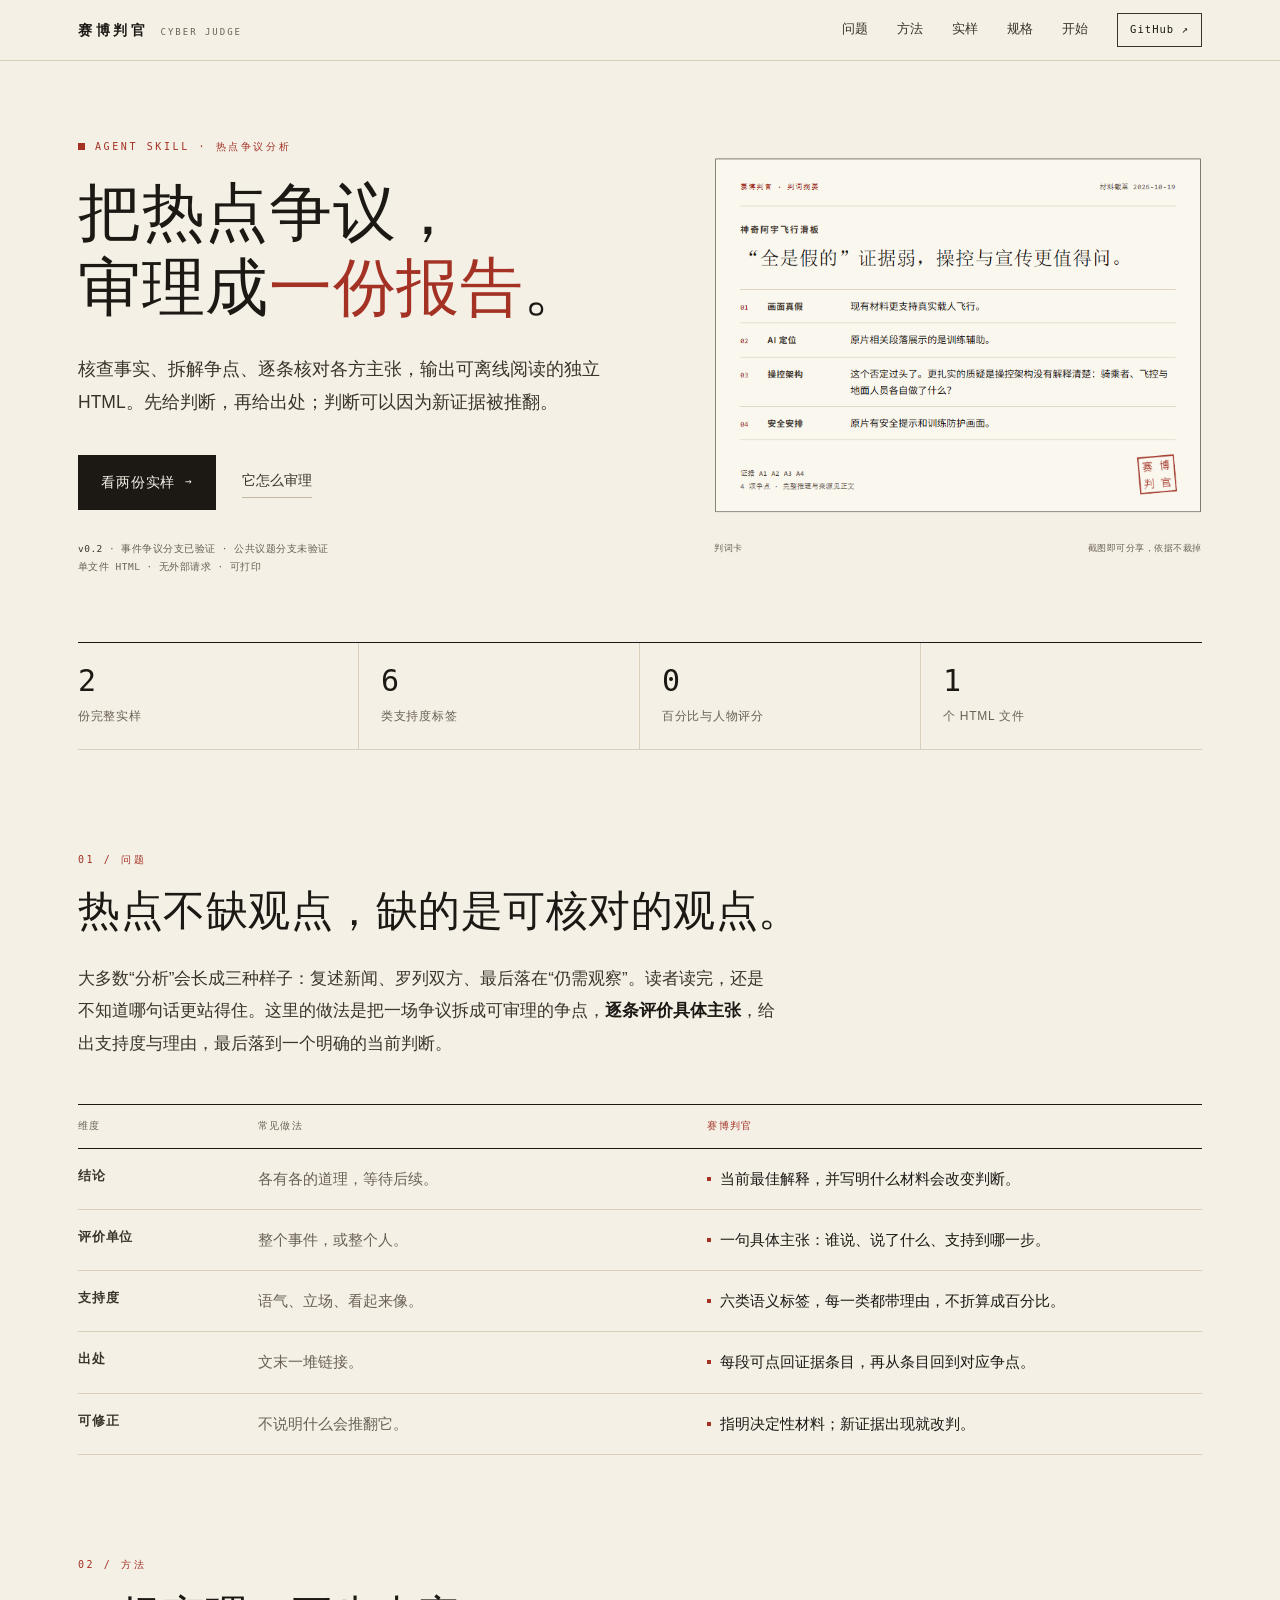
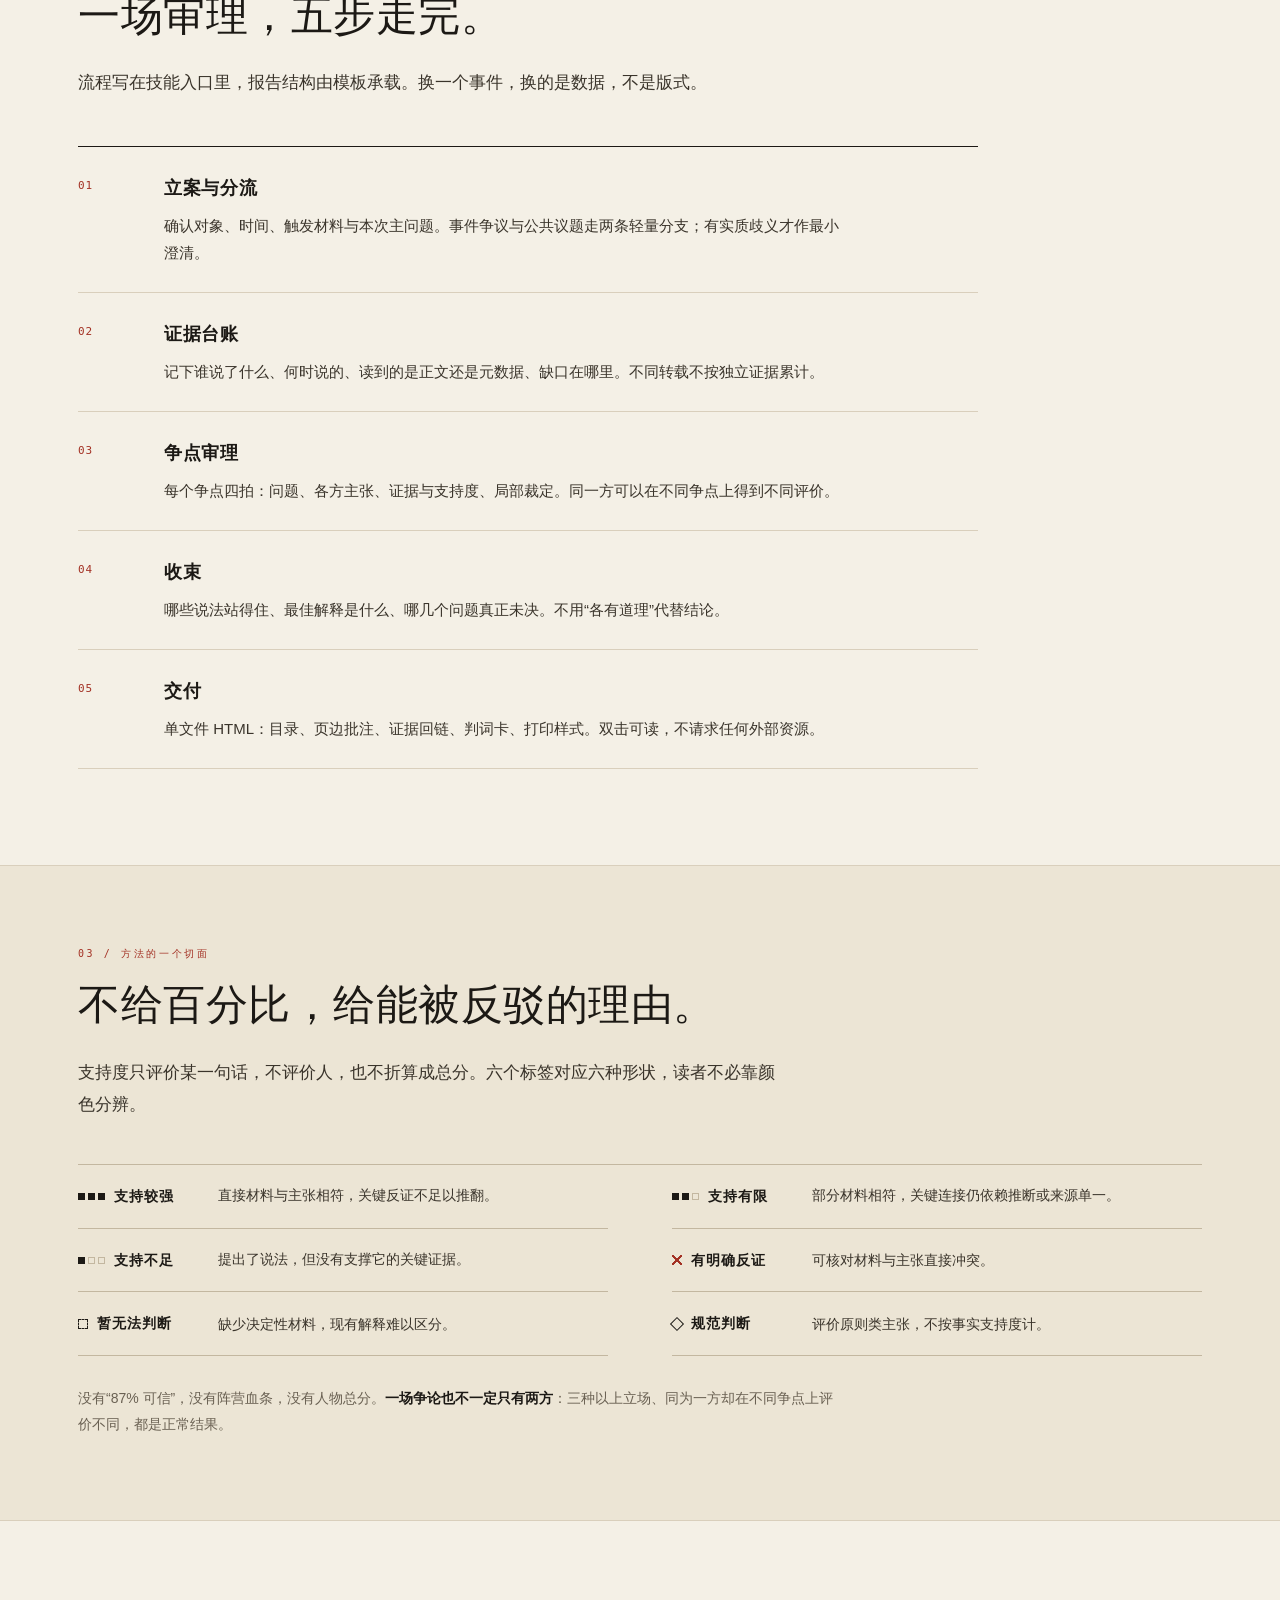
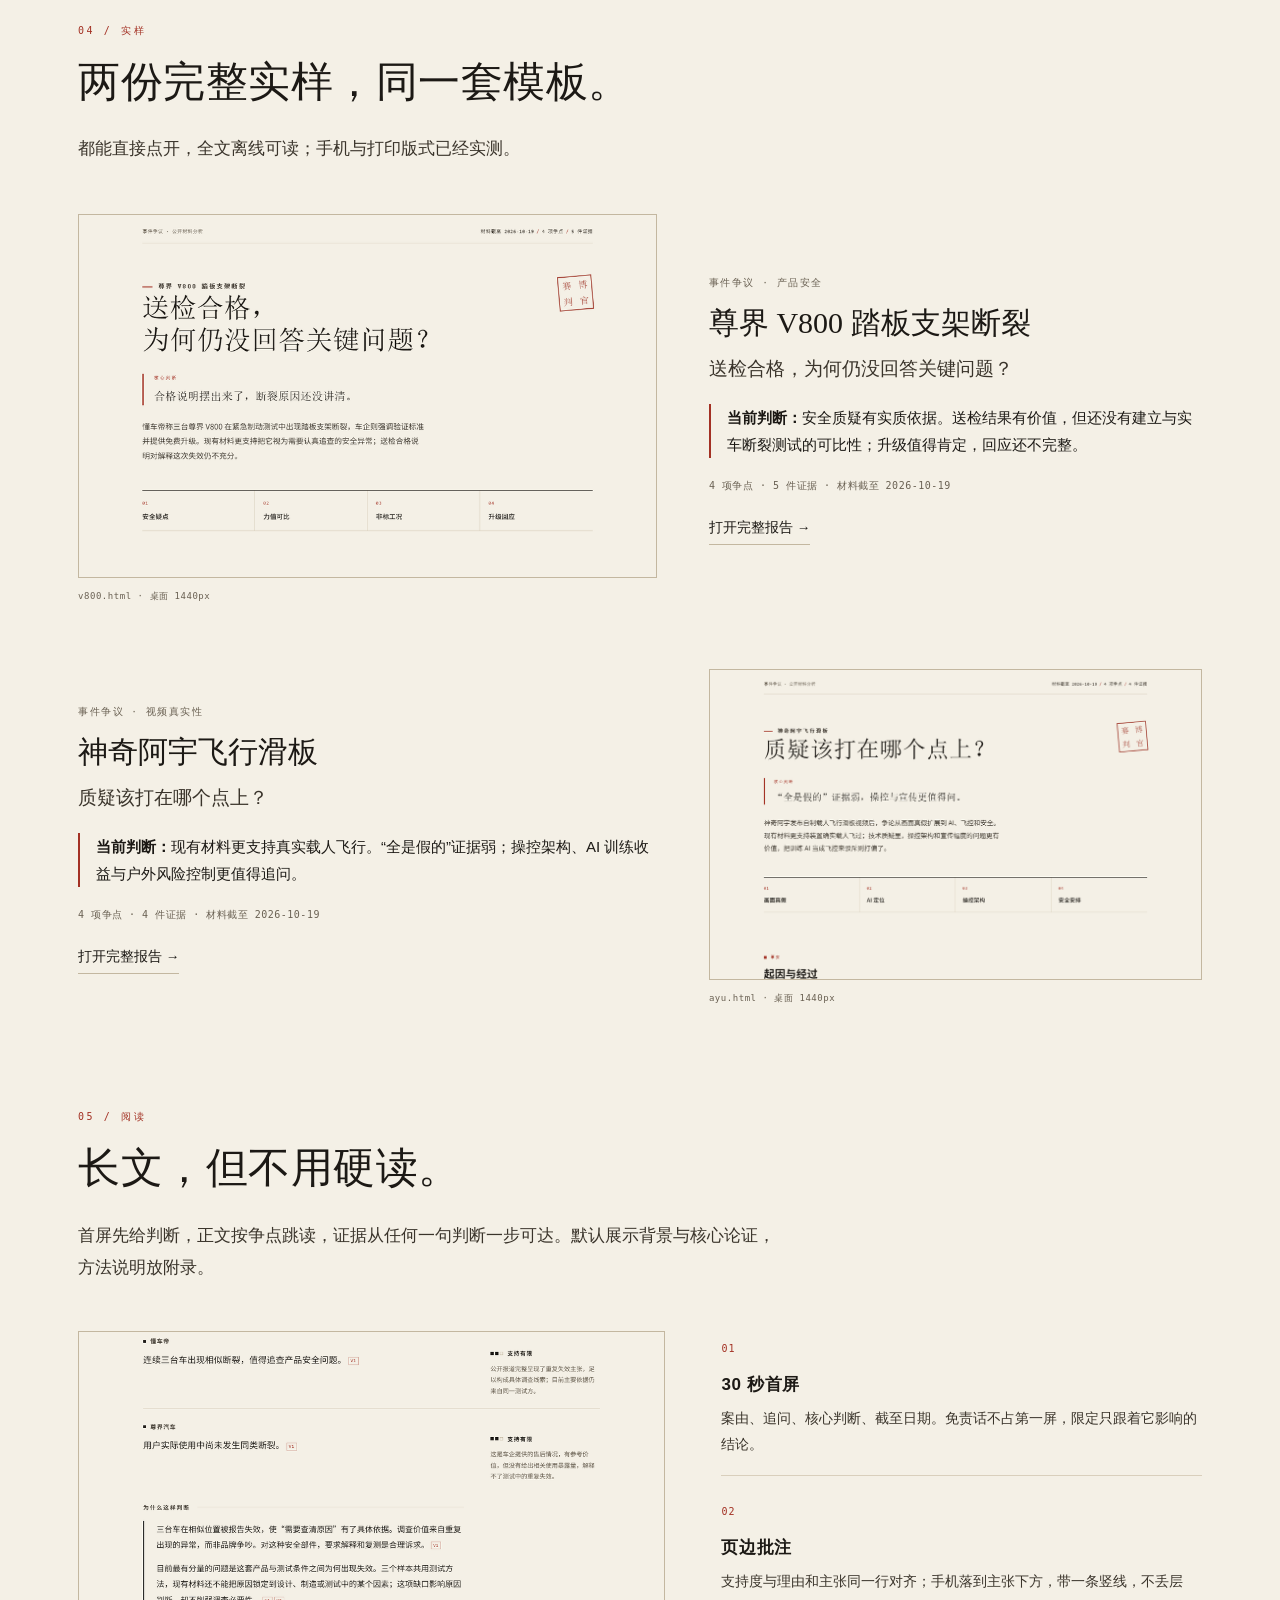
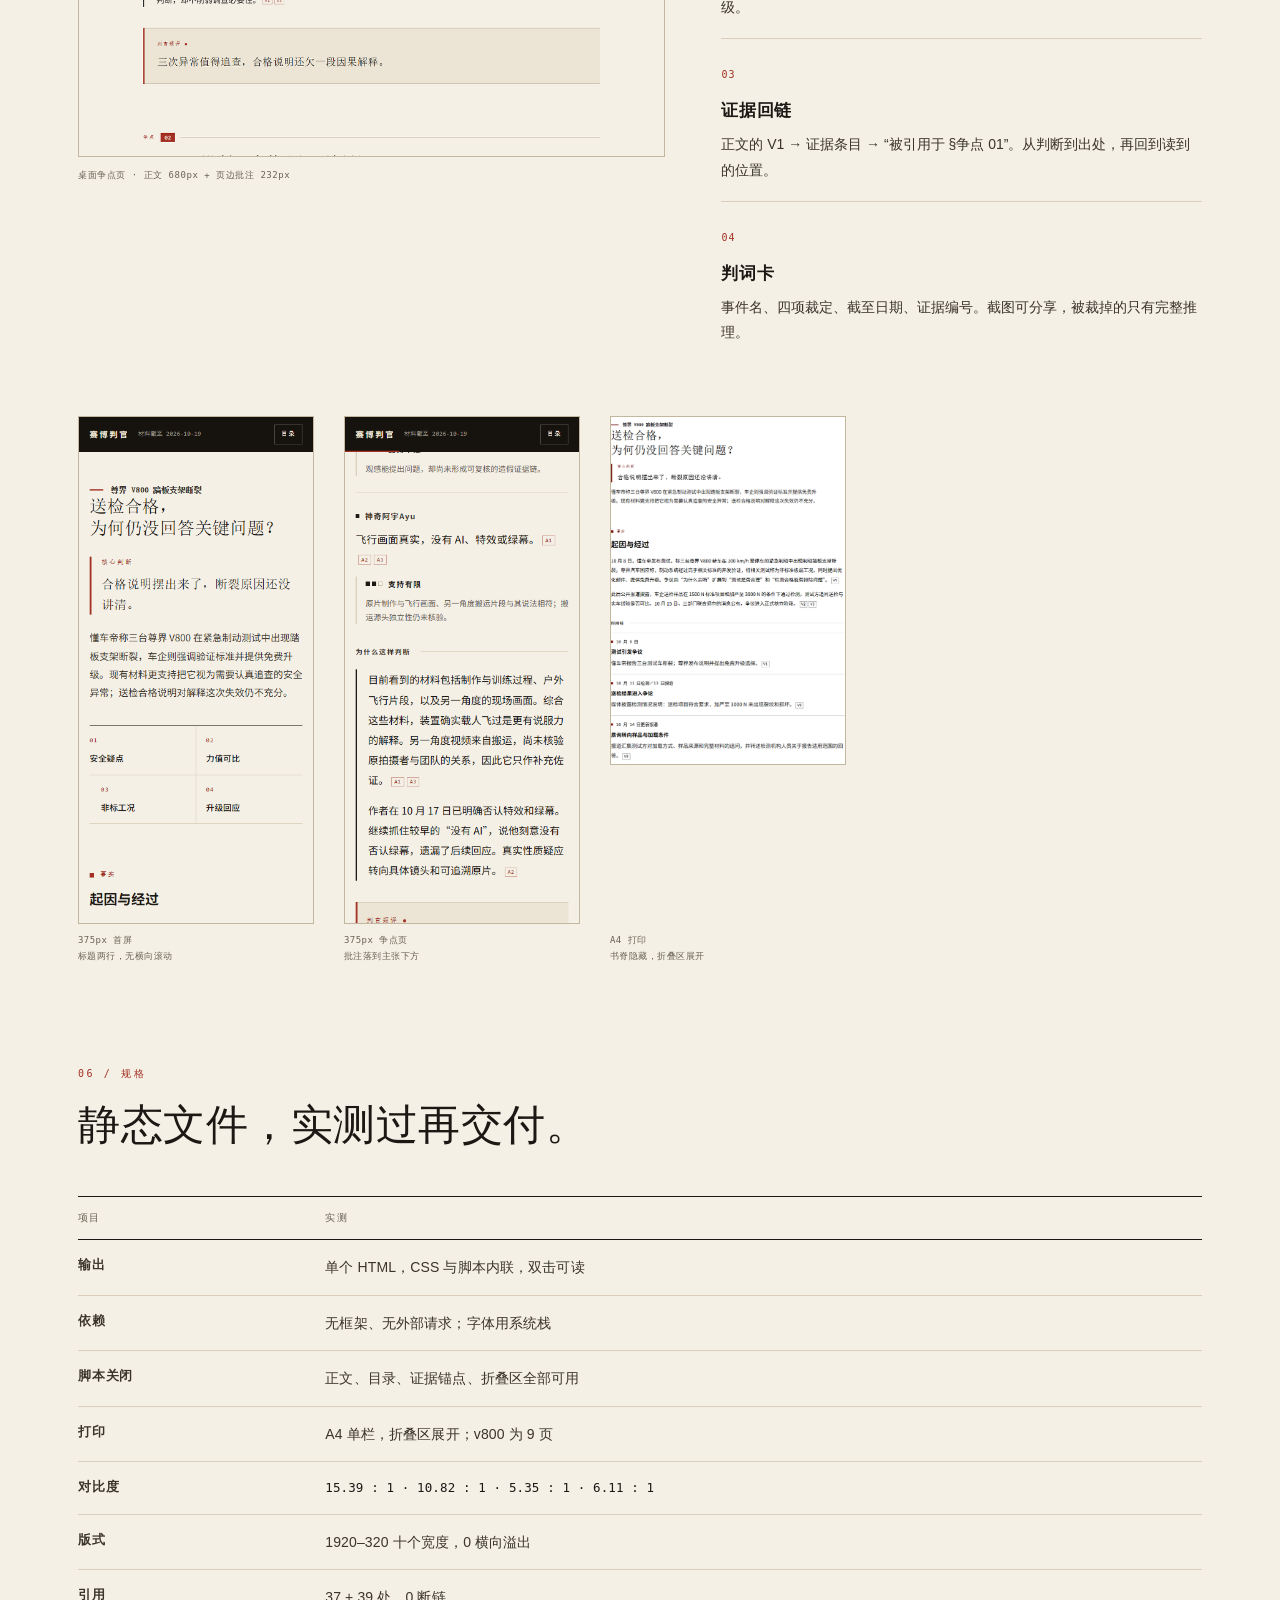
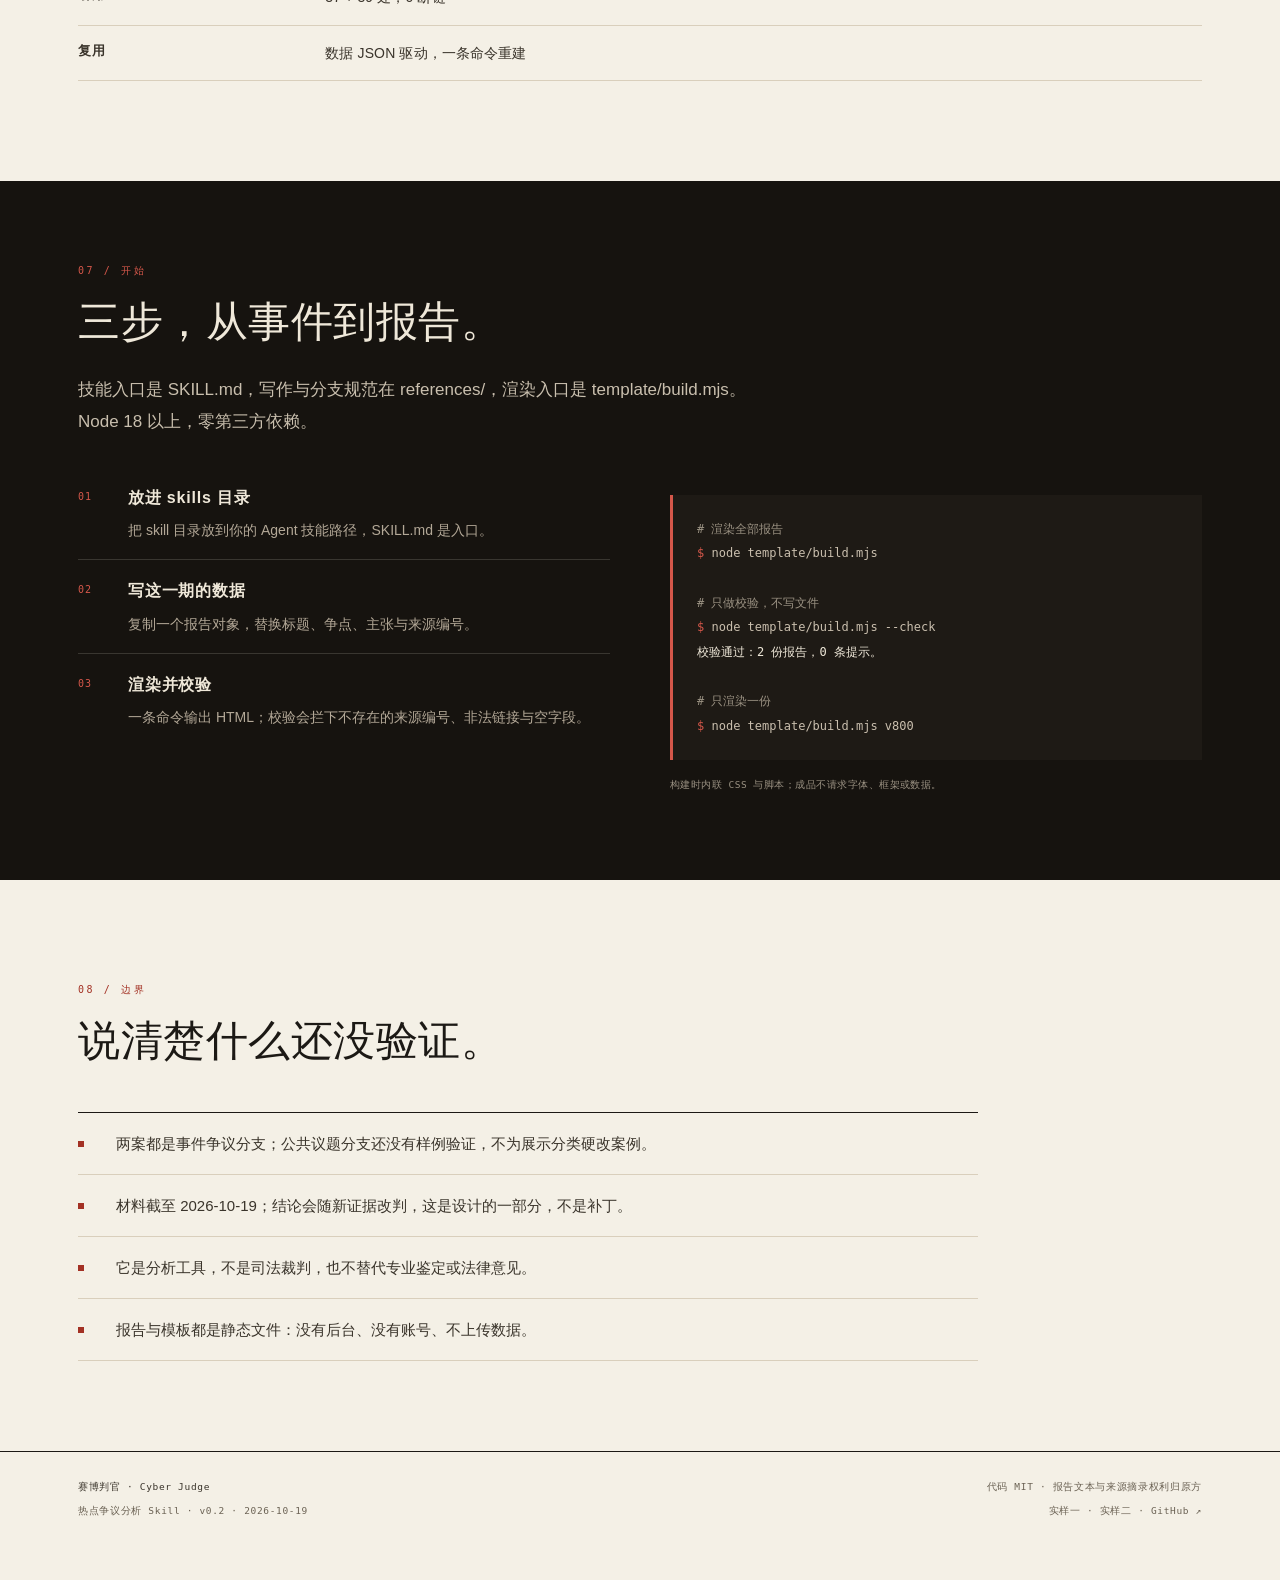
<file: docs/index.html>
<!doctype html>
<html lang="zh-CN">
<head>
<meta charset="utf-8">
<meta name="viewport" content="width=device-width, initial-scale=1">
<meta name="color-scheme" content="light">
<title>赛博判官 · 把热点争议审理成一份报告</title>
<meta name="description" content="赛博判官是一个分析热点争议的 Agent Skill：核查事实、拆解争点、逐条核对主张，输出可离线阅读的独立 HTML 报告。先给判断，再给出处。">
<meta property="og:type" content="website">
<meta property="og:title" content="赛博判官 · 把热点争议审理成一份报告">
<meta property="og:description" content="核查事实、拆解争点、逐条核对主张，输出可离线阅读的独立 HTML。先给判断，再给出处。">
<meta property="og:image" content="assets/social-preview.png">
<meta name="twitter:card" content="summary_large_image">
<meta name="twitter:image" content="assets/social-preview.png">
<link rel="icon" href="data:image/svg+xml,%3Csvg%20xmlns%3D%22http%3A%2F%2Fwww.w3.org%2F2000%2Fsvg%22%20viewBox%3D%220%200%2064%2064%22%3E%3Crect%20x%3D%225%22%20y%3D%225%22%20width%3D%2254%22%20height%3D%2254%22%20fill%3D%22none%22%20stroke%3D%22%23a33124%22%20stroke-width%3D%225%22%2F%3E%3Ctext%20x%3D%2232%22%20y%3D%2244%22%20font-size%3D%2232%22%20text-anchor%3D%22middle%22%20fill%3D%22%23a33124%22%20font-family%3D%22serif%22%3E%E5%88%A4%3C%2Ftext%3E%3C%2Fsvg%3E">
<style>
:root{
  --paper:#f4f0e6;--paper-2:#ece5d5;--paper-3:#faf7ef;
  --ink:#1c1915;--ink-2:#3a342b;--muted:#6a6153;
  --rule:#d9cfbc;--rule-2:#c3b7a0;--red:#a33124;
  --spine:#16130f;--spine-2:#1e1a15;--cream:#efe8d9;--cream-muted:#9a9182;
  --serif:"Songti SC","STSong","Source Han Serif SC","Noto Serif SC","SimSun",serif;
  --sans:"Noto Sans SC","PingFang SC","Microsoft YaHei","Microsoft YaHei UI","Hiragino Sans GB","Segoe UI",sans-serif;
  --mono:"SF Mono","Cascadia Mono","JetBrains Mono","Consolas","DejaVu Sans Mono",monospace;
}
*{box-sizing:border-box}
html{scroll-behavior:smooth}
body{margin:0;background:var(--paper);color:var(--ink);font-family:var(--sans);font-size:17px;line-height:1.9;-webkit-font-smoothing:antialiased}
h1,h2,h3,p,ul,ol,figure{margin:0}
ul,ol{padding:0;list-style:none}
img{display:block;max-width:100%;height:auto}
a{color:inherit;text-decoration:none}
::selection{background:var(--red);color:var(--paper)}
:where(a,button):focus-visible{outline:2px solid var(--red);outline-offset:4px}
.wrap{max-width:1220px;margin:0 auto;padding:0 48px}
.mono{font-family:var(--mono)}
.skip{position:fixed;top:8px;left:8px;z-index:100;padding:10px 16px;background:var(--ink);color:var(--paper);font-size:13px;transform:translateY(-160%)}
.skip:focus{transform:none}

/* ---------- 导航 ---------- */
.nav{position:sticky;top:0;z-index:30;background:rgba(244,240,230,.95);backdrop-filter:blur(8px);border-bottom:1px solid var(--rule)}
.nav-in{display:flex;align-items:center;gap:28px;height:60px}
.brand{display:flex;align-items:baseline;gap:12px;margin-right:auto}
.brand b{font-size:14px;font-weight:600;letter-spacing:.26em}
.brand span{font-family:var(--mono);font-size:9px;letter-spacing:.22em;color:var(--muted)}
.nav a.lnk{font-size:13px;color:var(--ink-2);letter-spacing:.04em;padding:4px 0;border-bottom:1px solid transparent}
.nav a.lnk:hover{border-color:var(--ink)}
.nav a.gh{font-family:var(--mono);font-size:10.5px;letter-spacing:.1em;border:1px solid var(--ink-2);padding:6px 12px}
.nav a.gh:hover{background:var(--ink);color:var(--paper)}
@media (max-width:820px){.nav a.lnk{display:none}.nav-in{gap:16px}}

/* ---------- 首屏 ---------- */
.hero{padding:76px 0 0}
.hero-grid{display:grid;grid-template-columns:minmax(0,1.08fr) minmax(0,.92fr);gap:64px;align-items:center}
.eyebrow{display:flex;align-items:center;gap:10px;font-family:var(--mono);font-size:10px;letter-spacing:.26em;color:var(--red)}
.eyebrow::before{content:"";width:7px;height:7px;background:var(--red)}
h1{font-family:var(--serif);font-weight:400;font-size:clamp(38px,4.9vw,66px);line-height:1.2;letter-spacing:.01em;margin-top:20px}
h1 em{font-style:normal;color:var(--red)}
.hero-sub{margin-top:26px;max-width:540px;font-size:17.5px;line-height:1.9;color:var(--ink-2)}
.hero-sub b{color:var(--ink);font-weight:600}
.cta{display:flex;flex-wrap:wrap;align-items:center;gap:26px;margin-top:36px}
.btn{display:inline-flex;align-items:center;gap:10px;background:var(--ink);color:var(--paper);padding:13px 22px;font-size:14px;letter-spacing:.06em;border:1px solid var(--ink)}
.btn:hover{background:var(--red);border-color:var(--red)}
.btn .a{font-family:var(--mono);font-size:11px}
.link{font-size:14px;border-bottom:1px solid var(--rule-2);padding-bottom:3px;color:var(--ink-2)}
.link:hover{color:var(--red);border-color:var(--red)}
.hero-meta{margin-top:30px;font-family:var(--mono);font-size:9.5px;letter-spacing:.05em;line-height:1.9;color:var(--muted)}
.hero-meta b{color:var(--ink-2);font-weight:500}
.hero-figure{position:relative}
.hero-figure img{border:0;background:transparent}
.hero-figure figcaption{margin-top:10px;display:flex;justify-content:space-between;gap:12px;font-family:var(--mono);font-size:9px;letter-spacing:.06em;color:var(--muted)}
@media (max-width:980px){.hero-grid{grid-template-columns:1fr;gap:48px}.hero{padding-top:52px}}

/* ---------- 数字条 ---------- */
.stats{display:grid;grid-template-columns:repeat(4,minmax(0,1fr));border-top:1px solid var(--ink);border-bottom:1px solid var(--rule);margin-top:66px}
.stats div{padding:20px 22px 22px 0;border-right:1px solid var(--rule)}
.stats div:last-child{border-right:0}
.stats div:not(:first-child){padding-left:22px}
.stats b{display:block;font-family:var(--mono);font-size:30px;font-weight:500;line-height:1.2;letter-spacing:-.02em}
.stats span{display:block;margin-top:6px;font-size:12px;letter-spacing:.06em;color:var(--muted)}
@media (max-width:700px){.stats{grid-template-columns:repeat(2,minmax(0,1fr))}.stats div:nth-child(2){border-right:0}.stats div:nth-child(n+3){border-top:1px solid var(--rule)}}

/* ---------- 章节 ---------- */
.sec{padding:100px 0 0}
.sec-head{max-width:820px}
.sec-eyebrow{font-family:var(--mono);font-size:10px;letter-spacing:.26em;color:var(--red)}
h2{font-family:var(--serif);font-weight:400;font-size:clamp(28px,3.4vw,42px);line-height:1.36;letter-spacing:.012em;margin-top:14px}
.lead{margin-top:22px;max-width:700px;font-size:17px;line-height:1.92;color:var(--ink-2)}
.lead b{color:var(--ink);font-weight:600}

/* ---------- 对比表 ---------- */
.compare{margin-top:44px;border-top:1px solid var(--ink)}
.compare table{width:100%;border-collapse:collapse;font-size:15px}
.compare th{text-align:left;padding:12px 18px 12px 0;border-bottom:1px solid var(--ink);font-family:var(--mono);font-size:9.5px;letter-spacing:.14em;color:var(--muted);font-weight:500}
.compare th:last-child{color:var(--red)}
.compare td{padding:17px 18px 17px 0;border-bottom:1px solid var(--rule);vertical-align:top;line-height:1.75}
.compare td:first-child{width:16%;font-size:12.5px;font-weight:600;letter-spacing:.06em;color:var(--ink-2);white-space:nowrap}
.compare td:nth-child(2){width:40%;color:var(--muted)}
.compare td:last-child{color:var(--ink)}
.compare td:last-child::before{content:"";display:inline-block;width:4px;height:4px;background:var(--red);margin:0 9px 3px 0}
.tblwrap{overflow-x:auto}
@media (max-width:700px){
  .compare table,.compare thead,.compare tbody,.compare tr,.compare th,.compare td{display:block}
  .compare thead{display:none}
  .compare tr{border-bottom:1px solid var(--rule);padding:16px 0}
  .compare td{border:0;padding:2px 0;width:auto}
  .compare td:first-child,.compare td:nth-child(2),.compare td:last-child{width:auto}
  .compare td:first-child{font-family:var(--mono);font-size:10px;letter-spacing:.14em;color:var(--muted);white-space:normal;margin-bottom:4px}
  .compare td:nth-child(2){color:var(--muted);font-size:14px}
  .compare td:nth-child(2)::before{content:"常见做法 · ";font-family:var(--mono);font-size:9.5px;letter-spacing:.08em}
  .compare td:last-child{margin-top:9px;padding-left:13px;border-left:2px solid var(--red);font-size:15px}
  .compare td:last-child::before{content:"赛博判官";display:block;width:auto;height:auto;background:none;font-family:var(--mono);font-size:9px;letter-spacing:.14em;color:var(--red);margin:0 0 5px}
}

/* ---------- 五步 ---------- */
.steps{margin-top:46px;border-top:1px solid var(--ink);max-width:900px}
.steps li{display:grid;grid-template-columns:64px minmax(0,1fr);gap:22px;padding:24px 0 26px;border-bottom:1px solid var(--rule)}
.steps .n{font-family:var(--mono);font-size:11px;letter-spacing:.08em;color:var(--red);padding-top:5px}
.steps h3{font-size:18px;font-weight:600;letter-spacing:.04em}
.steps p{margin-top:7px;font-size:15px;line-height:1.8;color:var(--ink-2);max-width:680px}

/* ---------- 支持度色带 ---------- */
.band{margin-top:96px;background:var(--paper-2);border-top:1px solid var(--rule);border-bottom:1px solid var(--rule);padding:78px 0 82px}
.scale{display:grid;grid-template-columns:repeat(2,minmax(0,1fr));gap:0 64px;margin-top:42px;border-top:1px solid var(--rule-2)}
.scale li{display:grid;grid-template-columns:124px minmax(0,1fr);gap:16px;align-items:baseline;padding:18px 0;border-bottom:1px solid var(--rule-2)}
.scale .m{display:flex;align-items:center;gap:9px}
.scale .k{font-size:14px;font-weight:600;letter-spacing:.08em;white-space:nowrap}
.scale .d{font-size:14px;line-height:1.75;color:var(--ink-2)}
.bars{display:inline-flex;gap:3px}
.bars i{width:7px;height:7px;border:1px solid var(--rule-2);display:block}
.bars i.on{background:var(--ink);border-color:var(--ink)}
.mark{width:10px;height:10px;border:1px solid var(--ink);display:block;transform:rotate(45deg)}
.mark.cross{transform:none;border:0;background:linear-gradient(45deg,transparent 44%,var(--red) 44%,var(--red) 56%,transparent 56%),linear-gradient(-45deg,transparent 44%,var(--red) 44%,var(--red) 56%,transparent 56%)}
.mark.open{transform:none;border-style:dashed}
.band-note{margin-top:30px;font-size:14px;line-height:1.85;color:var(--muted);max-width:760px}
.band-note b{color:var(--ink)}
@media (max-width:820px){.scale{grid-template-columns:1fr}.scale li:last-child{border-bottom:0}}

/* ---------- 实样 ---------- */
.cases{margin-top:48px;display:flex;flex-direction:column;gap:64px}
.case{display:grid;grid-template-columns:minmax(0,1.08fr) minmax(0,.92fr);gap:52px;align-items:center}
.case:nth-child(even) .case-fig{order:2}
.case-fig img{border:1px solid var(--rule-2);background:var(--paper-3)}
.case-fig figcaption{margin-top:10px;font-family:var(--mono);font-size:9px;letter-spacing:.06em;color:var(--muted)}
.case-k{font-family:var(--mono);font-size:9.5px;letter-spacing:.16em;color:var(--muted)}
.case h3{font-family:var(--serif);font-weight:400;font-size:30px;line-height:1.4;margin-top:10px}
.case .q{font-family:var(--serif);font-size:19px;line-height:1.6;color:var(--ink-2);margin-top:10px}
.case .v{margin-top:20px;padding-left:16px;border-left:2px solid var(--red);font-size:15px;line-height:1.8}
.case .v b{font-weight:600}
.case .m{margin-top:18px;font-family:var(--mono);font-size:10px;letter-spacing:.05em;color:var(--muted)}
.case .go{display:inline-block;margin-top:20px;font-size:13.5px;border-bottom:1px solid var(--rule-2);padding-bottom:3px}
.case .go:hover{color:var(--red);border-color:var(--red)}
@media (max-width:860px){.case{grid-template-columns:1fr;gap:26px}.case:nth-child(even) .case-fig{order:0}.case h3{font-size:25px}}

/* ---------- 读起来 ---------- */
.read{display:grid;grid-template-columns:minmax(0,1.1fr) minmax(0,.9fr);gap:56px;align-items:start;margin-top:46px}
.read-fig img{border:1px solid var(--rule-2)}
.read-fig figcaption{margin-top:10px;font-family:var(--mono);font-size:9px;letter-spacing:.06em;color:var(--muted)}
.feats{display:flex;flex-direction:column}
.feats li{padding:18px 0;border-top:1px solid var(--rule)}
.feats li:first-child{border-top:0;padding-top:0}
.feats .n{font-family:var(--mono);font-size:10px;letter-spacing:.1em;color:var(--red)}
.feats h3{font-size:17px;font-weight:600;letter-spacing:.04em;margin-top:6px}
.feats p{margin-top:5px;font-size:14px;line-height:1.8;color:var(--ink-2)}
.phones{display:flex;gap:30px;margin-top:52px;align-items:stretch}
.phones figure{width:236px;display:flex;flex-direction:column}
.phones img{border:1px solid var(--rule-2)}
.phones figcaption{margin-top:auto;padding-top:9px;font-family:var(--mono);font-size:9px;letter-spacing:.05em;color:var(--muted);line-height:1.7}
@media (max-width:980px){.read{grid-template-columns:1fr}.phones{gap:18px}.phones figure{width:calc(50% - 9px)}}

/* ---------- 规格 ---------- */
.specs{margin-top:42px;border-top:1px solid var(--ink)}
.specs table{width:100%;border-collapse:collapse;font-size:15px}
.specs th{text-align:left;padding:12px 18px 12px 0;border-bottom:1px solid var(--ink);font-family:var(--mono);font-size:9.5px;letter-spacing:.14em;color:var(--muted);font-weight:500}
.specs td{padding:15px 18px 15px 0;border-bottom:1px solid var(--rule);vertical-align:top;line-height:1.75}
.specs td:first-child{width:22%;font-size:12.5px;font-weight:600;letter-spacing:.06em;color:var(--ink-2);white-space:nowrap}
.specs td:last-child{font-family:var(--mono);font-size:12.5px;letter-spacing:.01em}
.specs td:last-child em{font-family:var(--sans);font-style:normal;font-size:14px;color:var(--ink-2)}

/* ---------- 开始 ---------- */
.start{margin-top:100px;background:var(--spine);color:var(--cream);padding:80px 0 86px}
.start .sec-eyebrow{color:#d4574a}
.start h2{color:var(--cream)}
.start .lead{color:#c9bfae}
.start .lead b{color:var(--cream)}
.start-grid{display:grid;grid-template-columns:minmax(0,1fr) minmax(0,1fr);gap:60px;margin-top:44px;align-items:start}
.start-steps li{display:grid;grid-template-columns:34px 1fr;gap:16px;padding:16px 0;border-top:1px solid rgba(239,232,217,.16)}
.start-steps li:first-child{border-top:0;padding-top:0}
.start-steps .n{font-family:var(--mono);font-size:10px;letter-spacing:.1em;color:#d4574a;padding-top:4px}
.start-steps h3{font-size:16px;font-weight:600;letter-spacing:.05em;color:var(--cream)}
.start-steps p{margin-top:5px;font-size:14px;line-height:1.8;color:#b3a897}
.code{background:var(--spine-2);border-left:3px solid #d4574a;padding:22px 24px;font-family:var(--mono);font-size:12px;line-height:2.05;color:#cabfae;overflow-x:auto}
.code .c{color:#9a9182}
.code .p{color:#d4574a}
.code .o{color:var(--cream)}
.start-note{margin-top:16px;font-family:var(--mono);font-size:9.5px;letter-spacing:.05em;color:#9a9182}
@media (max-width:900px){.start-grid{grid-template-columns:1fr;gap:34px}}

/* ---------- 边界 ---------- */
.bounds{margin-top:42px;border-top:1px solid var(--ink);max-width:900px}
.bounds li{display:grid;grid-template-columns:24px 1fr;gap:14px;padding:17px 0;border-bottom:1px solid var(--rule);font-size:15px;line-height:1.8;color:var(--ink-2)}
.bounds li::before{content:"";width:6px;height:6px;background:var(--red);margin-top:11px}

/* ---------- 页脚 ---------- */
.foot{margin-top:90px;border-top:1px solid var(--ink);padding:26px 0 60px;display:flex;justify-content:space-between;gap:24px;font-family:var(--mono);font-size:9.5px;letter-spacing:.07em;color:var(--muted)}
.foot .l{display:flex;flex-direction:column;gap:6px}
.foot b{color:var(--ink-2);font-weight:500}
.foot a:hover{color:var(--red)}
@media (max-width:700px){.foot{flex-direction:column;gap:14px}.specs td:first-child,.compare td:first-child{width:auto}}
@media (max-width:600px){
  .wrap{padding:0 20px}
  .hero-meta{font-size:9px}
  .sec{padding-top:72px}
  .band{padding:56px 0 60px}
  .start{padding:60px 0 64px}
  .phones{flex-wrap:wrap}
  .phones figure{width:100%;max-width:280px}
  .stats b{font-size:24px}
  .case .v{font-size:14px}
}
@media (prefers-reduced-motion:reduce){html{scroll-behavior:auto}*,*::before,*::after{transition-duration:.001ms!important;animation-duration:.001ms!important}}
</style>
</head>
<body>
<a class="skip" href="#main">跳到正文</a>

<header class="nav">
  <div class="wrap nav-in">
    <div class="brand"><b>赛博判官</b><span>CYBER JUDGE</span></div>
    <a class="lnk" href="#problem">问题</a>
    <a class="lnk" href="#method">方法</a>
    <a class="lnk" href="#cases">实样</a>
    <a class="lnk" href="#specs">规格</a>
    <a class="lnk" href="#start">开始</a>
    <a class="gh" href="https://github.com/n0-5iGn4L" target="_blank" rel="noopener noreferrer">GitHub ↗</a>
  </div>
</header>

<main id="main">
  <section class="hero">
    <div class="wrap">
      <div class="hero-grid">
        <div>
          <div class="eyebrow">AGENT SKILL · 热点争议分析</div>
          <h1>把热点争议，<br>审理成<em>一份报告</em>。</h1>
          <p class="hero-sub">核查事实、拆解争点、逐条核对各方主张，输出可离线阅读的独立 HTML。先给判断，再给出处；判断可以因为新证据被推翻。</p>
          <div class="cta">
            <a class="btn" href="#cases">看两份实样 <span class="a">→</span></a>
            <a class="link" href="#method">它怎么审理</a>
          </div>
          <p class="hero-meta"><b>v0.2</b> · 事件争议分支已验证 · 公共议题分支未验证<br>单文件 HTML · 无外部请求 · 可打印</p>
        </div>
        <figure class="hero-figure">
          <img src="assets/card.png" alt="判词卡：事件名、核心判断、四项争点的一行裁定、截至日期与证据编号" width="684" height="526">
          <figcaption><span>判词卡</span><span>截图即可分享，依据不裁掉</span></figcaption>
        </figure>
      </div>

      <div class="stats">
        <div><b>2</b><span>份完整实样</span></div>
        <div><b>6</b><span>类支持度标签</span></div>
        <div><b>0</b><span>百分比与人物评分</span></div>
        <div><b>1</b><span>个 HTML 文件</span></div>
      </div>
    </div>
  </section>

  <section class="sec" id="problem">
    <div class="wrap">
      <div class="sec-head">
        <div class="sec-eyebrow">01 / 问题</div>
        <h2>热点不缺观点，缺的是可核对的观点。</h2>
        <p class="lead">大多数“分析”会长成三种样子：复述新闻、罗列双方、最后落在“仍需观察”。读者读完，还是不知道哪句话更站得住。这里的做法是把一场争议拆成可审理的争点，<b>逐条评价具体主张</b>，给出支持度与理由，最后落到一个明确的当前判断。</p>
      </div>
      <div class="compare tblwrap">
        <table>
          <thead><tr><th>维度</th><th>常见做法</th><th>赛博判官</th></tr></thead>
          <tbody>
            <tr><td>结论</td><td>各有各的道理，等待后续。</td><td>当前最佳解释，并写明什么材料会改变判断。</td></tr>
            <tr><td>评价单位</td><td>整个事件，或整个人。</td><td>一句具体主张：谁说、说了什么、支持到哪一步。</td></tr>
            <tr><td>支持度</td><td>语气、立场、看起来像。</td><td>六类语义标签，每一类都带理由，不折算成百分比。</td></tr>
            <tr><td>出处</td><td>文末一堆链接。</td><td>每段可点回证据条目，再从条目回到对应争点。</td></tr>
            <tr><td>可修正</td><td>不说明什么会推翻它。</td><td>指明决定性材料；新证据出现就改判。</td></tr>
          </tbody>
        </table>
      </div>
    </div>
  </section>

  <section class="sec" id="method">
    <div class="wrap">
      <div class="sec-head">
        <div class="sec-eyebrow">02 / 方法</div>
        <h2>一场审理，五步走完。</h2>
        <p class="lead">流程写在技能入口里，报告结构由模板承载。换一个事件，换的是数据，不是版式。</p>
      </div>
      <ol class="steps">
        <li><span class="n">01</span><div><h3>立案与分流</h3><p>确认对象、时间、触发材料与本次主问题。事件争议与公共议题走两条轻量分支；有实质歧义才作最小澄清。</p></div></li>
        <li><span class="n">02</span><div><h3>证据台账</h3><p>记下谁说了什么、何时说的、读到的是正文还是元数据、缺口在哪里。不同转载不按独立证据累计。</p></div></li>
        <li><span class="n">03</span><div><h3>争点审理</h3><p>每个争点四拍：问题、各方主张、证据与支持度、局部裁定。同一方可以在不同争点上得到不同评价。</p></div></li>
        <li><span class="n">04</span><div><h3>收束</h3><p>哪些说法站得住、最佳解释是什么、哪几个问题真正未决。不用“各有道理”代替结论。</p></div></li>
        <li><span class="n">05</span><div><h3>交付</h3><p>单文件 HTML：目录、页边批注、证据回链、判词卡、打印样式。双击可读，不请求任何外部资源。</p></div></li>
      </ol>
    </div>
  </section>

  <section class="band" id="support">
    <div class="wrap">
      <div class="sec-head">
        <div class="sec-eyebrow">03 / 方法的一个切面</div>
        <h2>不给百分比，给能被反驳的理由。</h2>
        <p class="lead">支持度只评价某一句话，不评价人，也不折算成总分。六个标签对应六种形状，读者不必靠颜色分辨。</p>
      </div>
      <ul class="scale">
        <li><span class="m"><span class="bars"><i class="on"></i><i class="on"></i><i class="on"></i></span><span class="k">支持较强</span></span><span class="d">直接材料与主张相符，关键反证不足以推翻。</span></li>
        <li><span class="m"><span class="bars"><i class="on"></i><i class="on"></i><i></i></span><span class="k">支持有限</span></span><span class="d">部分材料相符，关键连接仍依赖推断或来源单一。</span></li>
        <li><span class="m"><span class="bars"><i class="on"></i><i></i><i></i></span><span class="k">支持不足</span></span><span class="d">提出了说法，但没有支撑它的关键证据。</span></li>
        <li><span class="m"><span class="mark cross"></span><span class="k">有明确反证</span></span><span class="d">可核对材料与主张直接冲突。</span></li>
        <li><span class="m"><span class="mark open"></span><span class="k">暂无法判断</span></span><span class="d">缺少决定性材料，现有解释难以区分。</span></li>
        <li><span class="m"><span class="mark"></span><span class="k">规范判断</span></span><span class="d">评价原则类主张，不按事实支持度计。</span></li>
      </ul>
      <p class="band-note">没有“87% 可信”，没有阵营血条，没有人物总分。<b>一场争论也不一定只有两方</b>：三种以上立场、同为一方却在不同争点上评价不同，都是正常结果。</p>
    </div>
  </section>

  <section class="sec" id="cases">
    <div class="wrap">
      <div class="sec-head">
        <div class="sec-eyebrow">04 / 实样</div>
        <h2>两份完整实样，同一套模板。</h2>
        <p class="lead">都能直接点开，全文离线可读；手机与打印版式已经实测。</p>
      </div>
      <div class="cases">
        <article class="case">
          <figure class="case-fig">
            <img src="assets/case-v800.png" alt="尊界 V800 报告首屏：墨色书脊、案由、大字追问与核心判断" width="1000" height="629">
            <figcaption>v800.html · 桌面 1440px</figcaption>
          </figure>
          <div>
            <div class="case-k">事件争议 · 产品安全</div>
            <h3>尊界 V800 踏板支架断裂</h3>
            <p class="q">送检合格，为何仍没回答关键问题？</p>
            <p class="v"><b>当前判断：</b>安全质疑有实质依据。送检结果有价值，但还没有建立与实车断裂测试的可比性；升级值得肯定，回应还不完整。</p>
            <p class="m">4 项争点 · 5 件证据 · 材料截至 2026-10-19</p>
            <a class="go" href="examples/v800.html">打开完整报告 →</a>
          </div>
        </article>
        <article class="case">
          <figure class="case-fig">
            <img src="assets/case-ayu.png" alt="神奇阿宇报告首屏：大字追问、核心判断与四项争点索引" width="1000" height="629">
            <figcaption>ayu.html · 桌面 1440px</figcaption>
          </figure>
          <div>
            <div class="case-k">事件争议 · 视频真实性</div>
            <h3>神奇阿宇飞行滑板</h3>
            <p class="q">质疑该打在哪个点上？</p>
            <p class="v"><b>当前判断：</b>现有材料更支持真实载人飞行。“全是假的”证据弱；操控架构、AI 训练收益与户外风险控制更值得追问。</p>
            <p class="m">4 项争点 · 4 件证据 · 材料截至 2026-10-19</p>
            <a class="go" href="examples/ayu.html">打开完整报告 →</a>
          </div>
        </article>
      </div>
    </div>
  </section>

  <section class="sec" id="reading">
    <div class="wrap">
      <div class="sec-head">
        <div class="sec-eyebrow">05 / 阅读</div>
        <h2>长文，但不用硬读。</h2>
        <p class="lead">首屏先给判断，正文按争点跳读，证据从任何一句判断一步可达。默认展示背景与核心论证，方法说明放附录。</p>
      </div>
      <div class="read">
        <figure class="read-fig">
          <img src="assets/issue.png" alt="争点页：主张在正文，支持度与理由在右页边，下方是理由块与判官短评" width="1100" height="798">
          <figcaption>桌面争点页 · 正文 680px + 页边批注 232px</figcaption>
        </figure>
        <ol class="feats">
          <li><span class="n">01</span><h3>30 秒首屏</h3><p>案由、追问、核心判断、截至日期。免责话不占第一屏，限定只跟着它影响的结论。</p></li>
          <li><span class="n">02</span><h3>页边批注</h3><p>支持度与理由和主张同一行对齐；手机落到主张下方，带一条竖线，不丢层级。</p></li>
          <li><span class="n">03</span><h3>证据回链</h3><p>正文的 V1 → 证据条目 → “被引用于 §争点 01”。从判断到出处，再回到读到的位置。</p></li>
          <li><span class="n">04</span><h3>判词卡</h3><p>事件名、四项裁定、截至日期、证据编号。截图可分享，被裁掉的只有完整推理。</p></li>
        </ol>
      </div>
      <div class="phones">
        <figure><img src="assets/mobile-hero.png" alt="手机首屏：两行标题、核心判断与 2×2 争点索引" width="375" height="812"><figcaption>375px 首屏<br>标题两行，无横向滚动</figcaption></figure>
        <figure><img src="assets/mobile-issue.png" alt="手机争点页：批注落到主张下方" width="375" height="812"><figcaption>375px 争点页<br>批注落到主张下方</figcaption></figure>
        <figure><img src="assets/print.png" alt="A4 打印模拟：单栏、时间线与证据标签" width="640" height="949"><figcaption>A4 打印<br>书脊隐藏，折叠区展开</figcaption></figure>
      </div>
    </div>
  </section>

  <section class="sec" id="specs">
    <div class="wrap">
      <div class="sec-head">
        <div class="sec-eyebrow">06 / 规格</div>
        <h2>静态文件，实测过再交付。</h2>
      </div>
      <div class="specs tblwrap">
        <table>
          <thead><tr><th>项目</th><th>实测</th></tr></thead>
          <tbody>
            <tr><td>输出</td><td><em>单个 HTML，CSS 与脚本内联，双击可读</em></td></tr>
            <tr><td>依赖</td><td><em>无框架、无外部请求；字体用系统栈</em></td></tr>
            <tr><td>脚本关闭</td><td><em>正文、目录、证据锚点、折叠区全部可用</em></td></tr>
            <tr><td>打印</td><td><em>A4 单栏，折叠区展开；v800 为 9 页</em></td></tr>
            <tr><td>对比度</td><td>15.39 : 1 · 10.82 : 1 · 5.35 : 1 · 6.11 : 1</td></tr>
            <tr><td>版式</td><td><em>1920–320 十个宽度，0 横向溢出</em></td></tr>
            <tr><td>引用</td><td><em>37 + 39 处，0 断链</em></td></tr>
            <tr><td>复用</td><td><em>数据 JSON 驱动，一条命令重建</em></td></tr>
          </tbody>
        </table>
      </div>
    </div>
  </section>

  <section class="start" id="start">
    <div class="wrap">
      <div class="sec-head">
        <div class="sec-eyebrow">07 / 开始</div>
        <h2>三步，从事件到报告。</h2>
        <p class="lead">技能入口是 SKILL.md，写作与分支规范在 references/，渲染入口是 template/build.mjs。Node 18 以上，零第三方依赖。</p>
      </div>
      <div class="start-grid">
        <ol class="start-steps">
          <li><span class="n">01</span><div><h3>放进 skills 目录</h3><p>把 skill 目录放到你的 Agent 技能路径，SKILL.md 是入口。</p></div></li>
          <li><span class="n">02</span><div><h3>写这一期的数据</h3><p>复制一个报告对象，替换标题、争点、主张与来源编号。</p></div></li>
          <li><span class="n">03</span><div><h3>渲染并校验</h3><p>一条命令输出 HTML；校验会拦下不存在的来源编号、非法链接与空字段。</p></div></li>
        </ol>
        <div>
          <pre class="code"><span class="c"># 渲染全部报告</span>
<span class="p">$</span> node template/build.mjs

<span class="c"># 只做校验，不写文件</span>
<span class="p">$</span> node template/build.mjs --check
<span class="o">校验通过：2 份报告，0 条提示。</span>

<span class="c"># 只渲染一份</span>
<span class="p">$</span> node template/build.mjs v800</pre>
          <p class="start-note">构建时内联 CSS 与脚本；成品不请求字体、框架或数据。</p>
        </div>
      </div>
    </div>
  </section>

  <section class="sec" id="bounds">
    <div class="wrap">
      <div class="sec-head">
        <div class="sec-eyebrow">08 / 边界</div>
        <h2>说清楚什么还没验证。</h2>
      </div>
      <ul class="bounds">
        <li>两案都是事件争议分支；公共议题分支还没有样例验证，不为展示分类硬改案例。</li>
        <li>材料截至 2026-10-19；结论会随新证据改判，这是设计的一部分，不是补丁。</li>
        <li>它是分析工具，不是司法裁判，也不替代专业鉴定或法律意见。</li>
        <li>报告与模板都是静态文件：没有后台、没有账号、不上传数据。</li>
      </ul>
    </div>
  </section>
</main>

<footer class="foot">
  <div class="wrap" style="display:flex;justify-content:space-between;gap:24px;width:100%;flex-wrap:wrap">
    <div class="l">
      <b>赛博判官 · Cyber Judge</b>
      <span>热点争议分析 Skill · v0.2 · 2026-10-19</span>
    </div>
    <div class="l" style="text-align:right">
      <span>代码 MIT · 报告文本与来源摘录权利归原方</span>
      <span><a href="examples/v800.html">实样一</a> · <a href="examples/ayu.html">实样二</a> · <a href="https://github.com/n0-5iGn4L" target="_blank" rel="noopener noreferrer">GitHub ↗</a></span>
    </div>
  </div>
</footer>
</body>
</html>
</file>
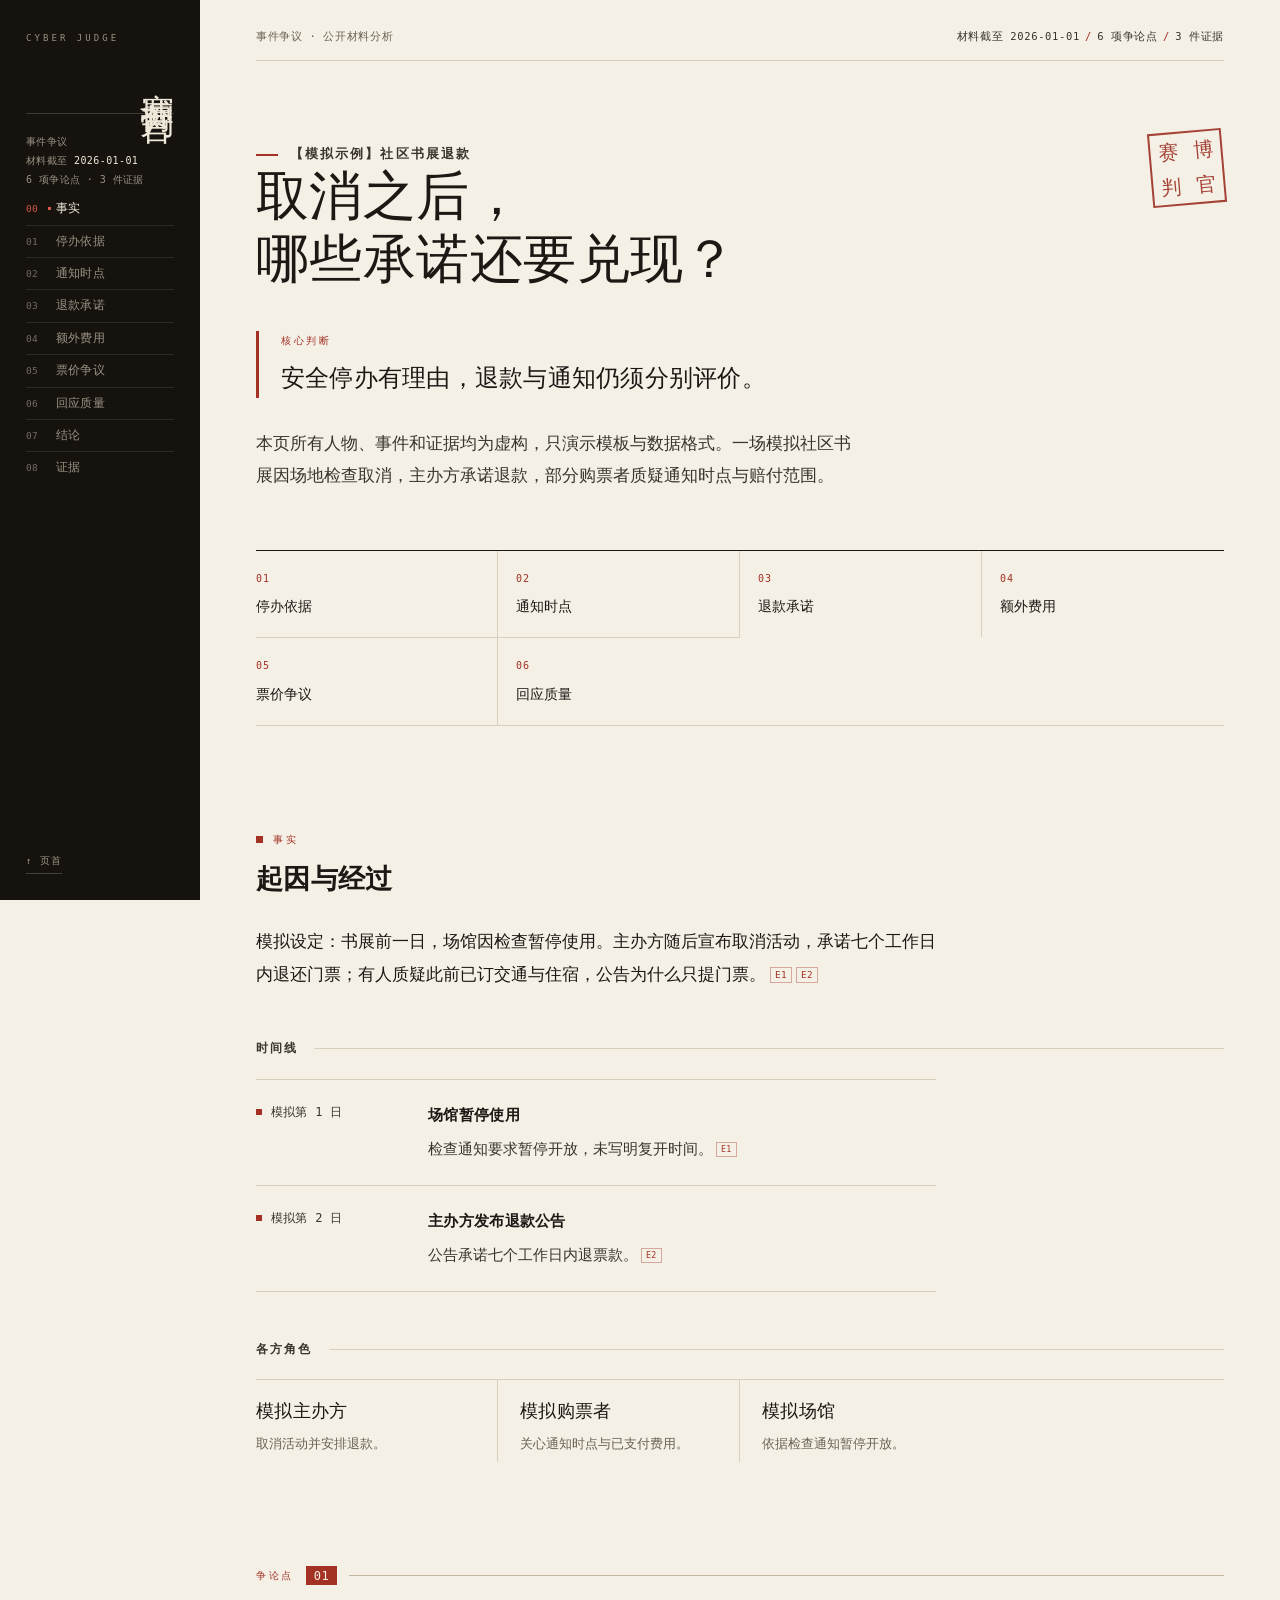
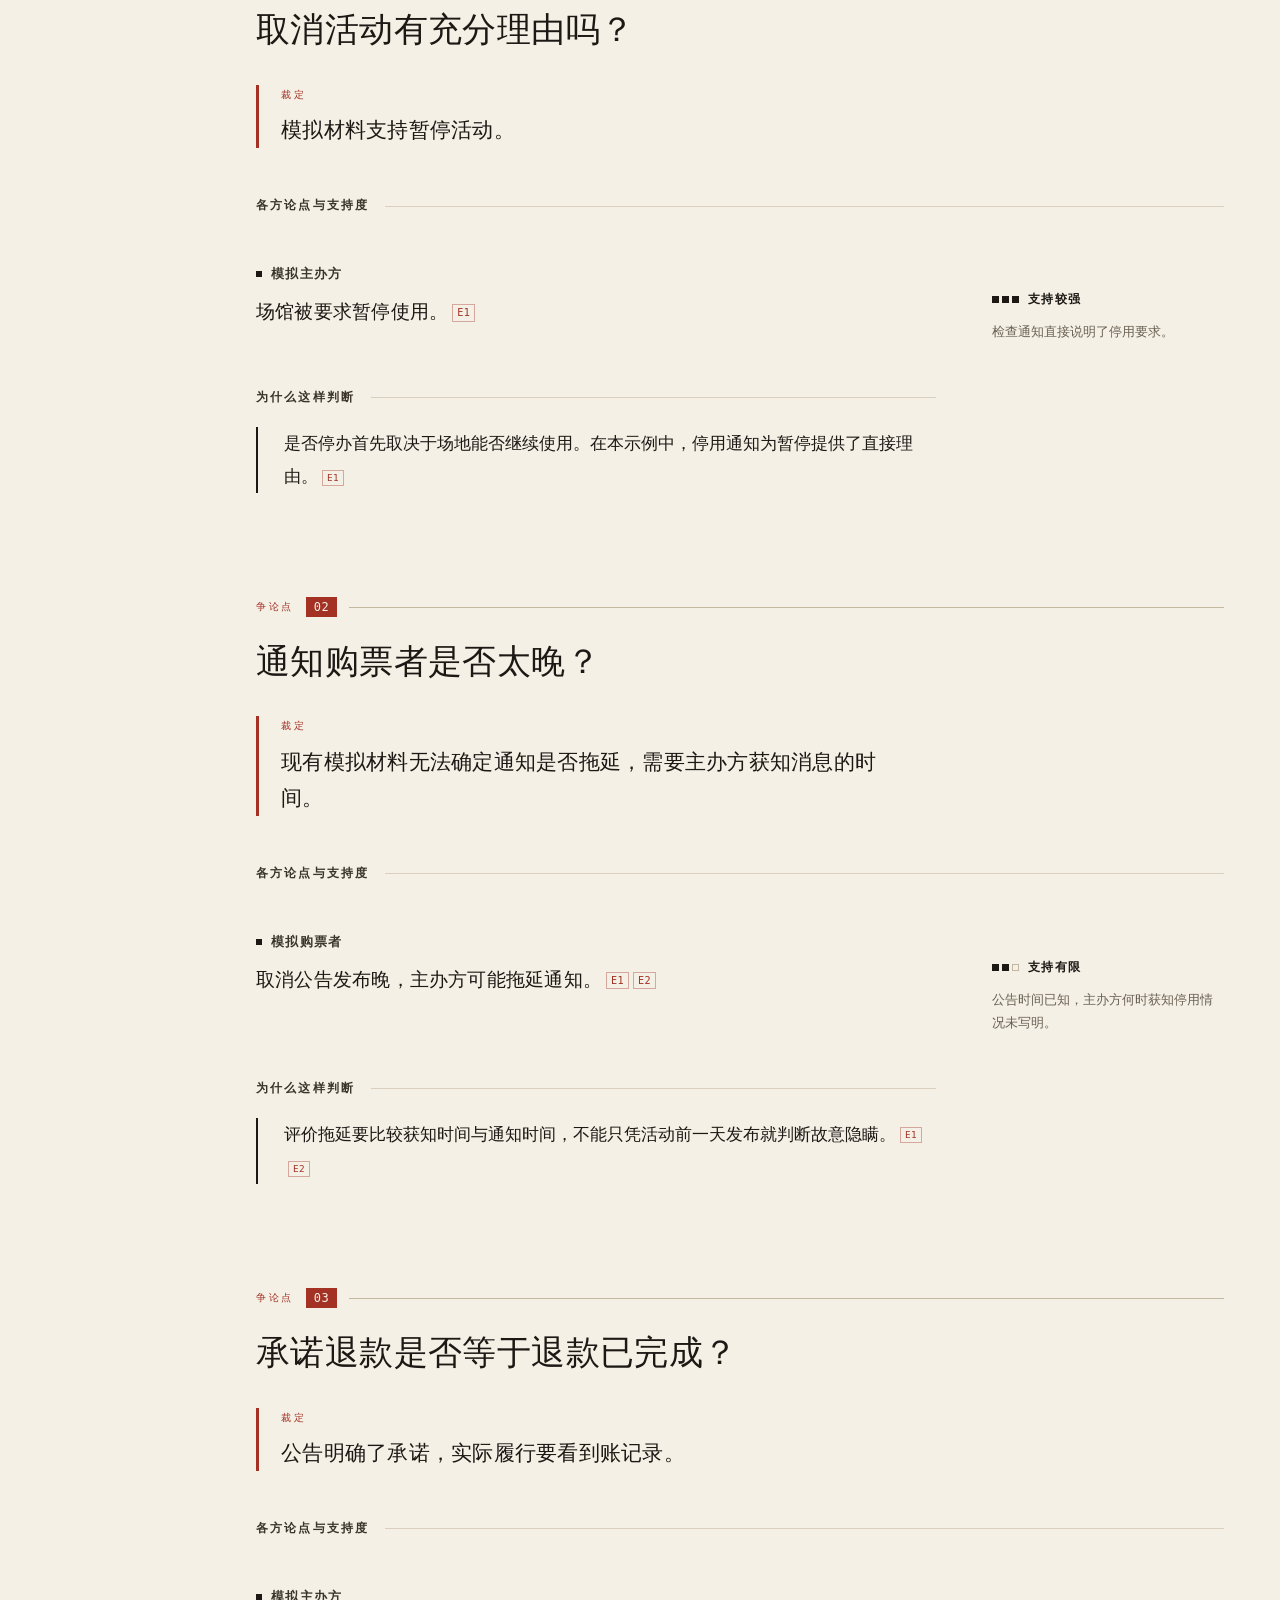
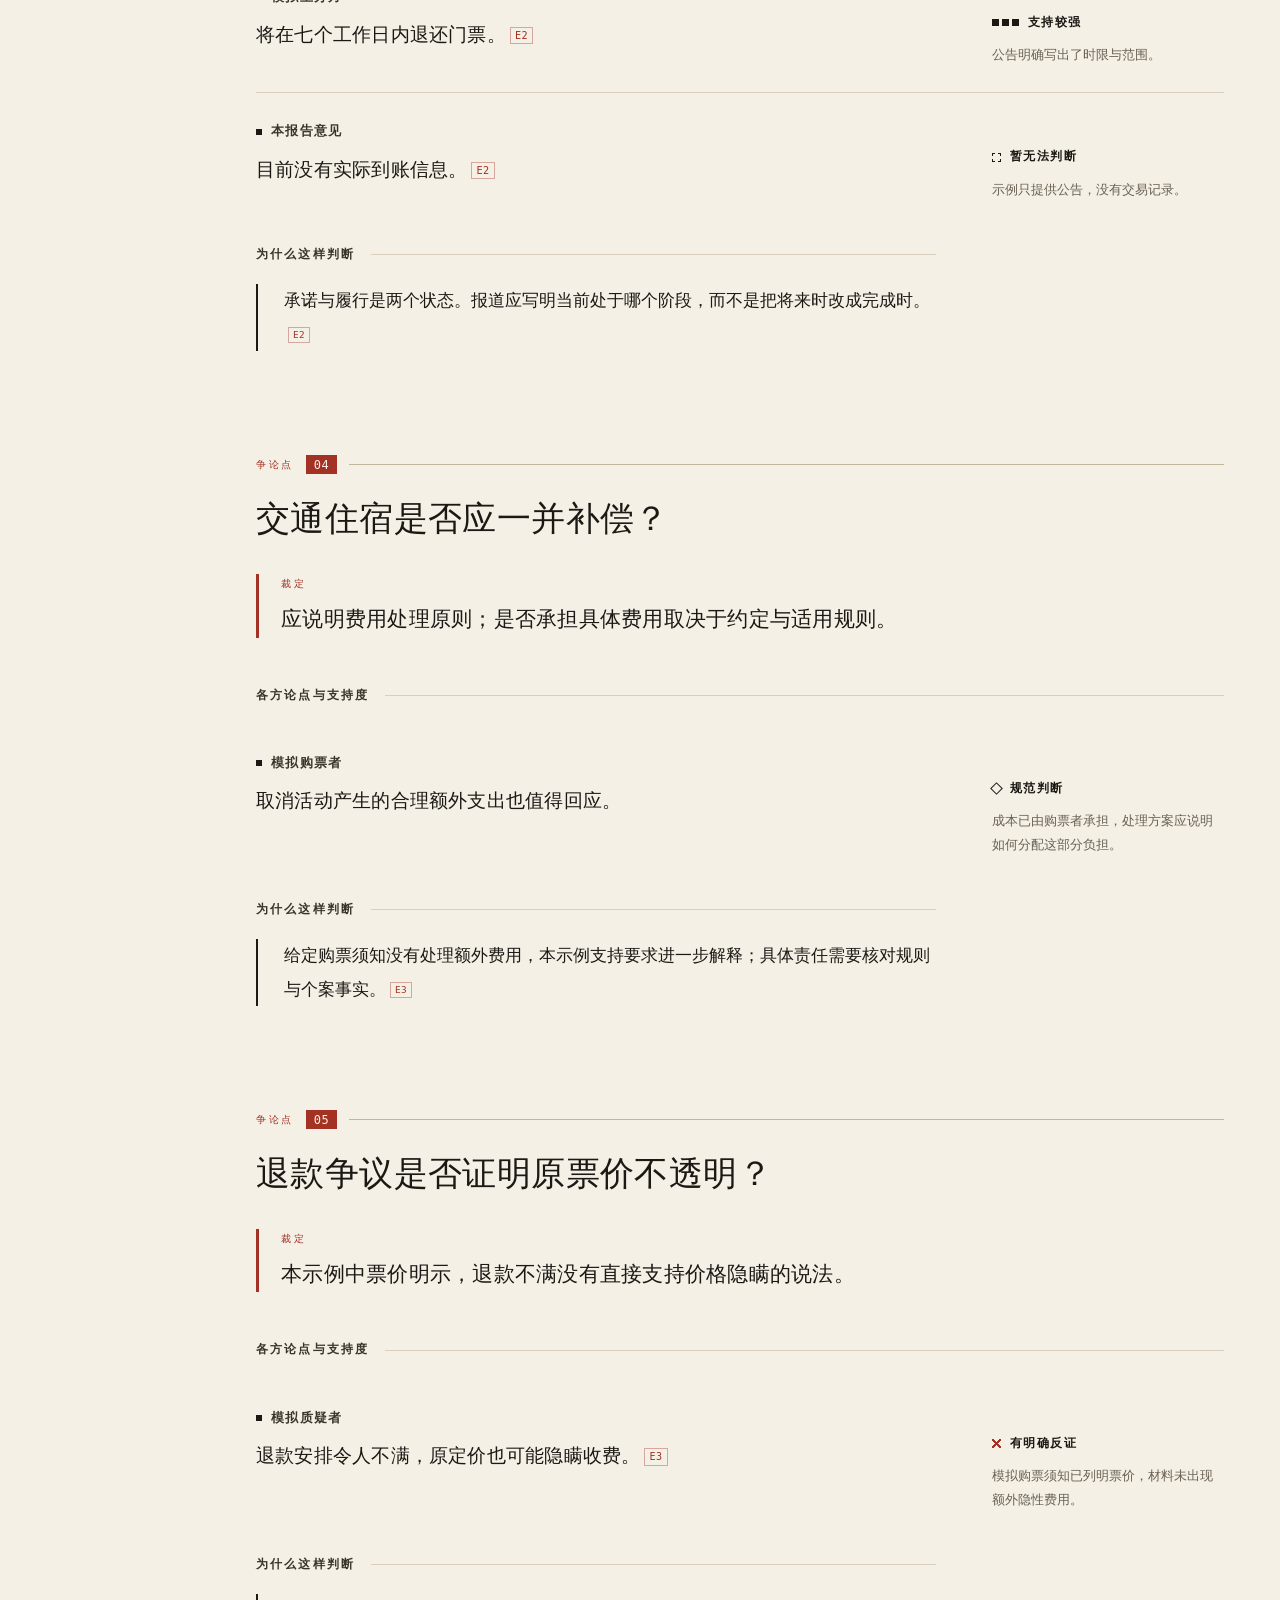
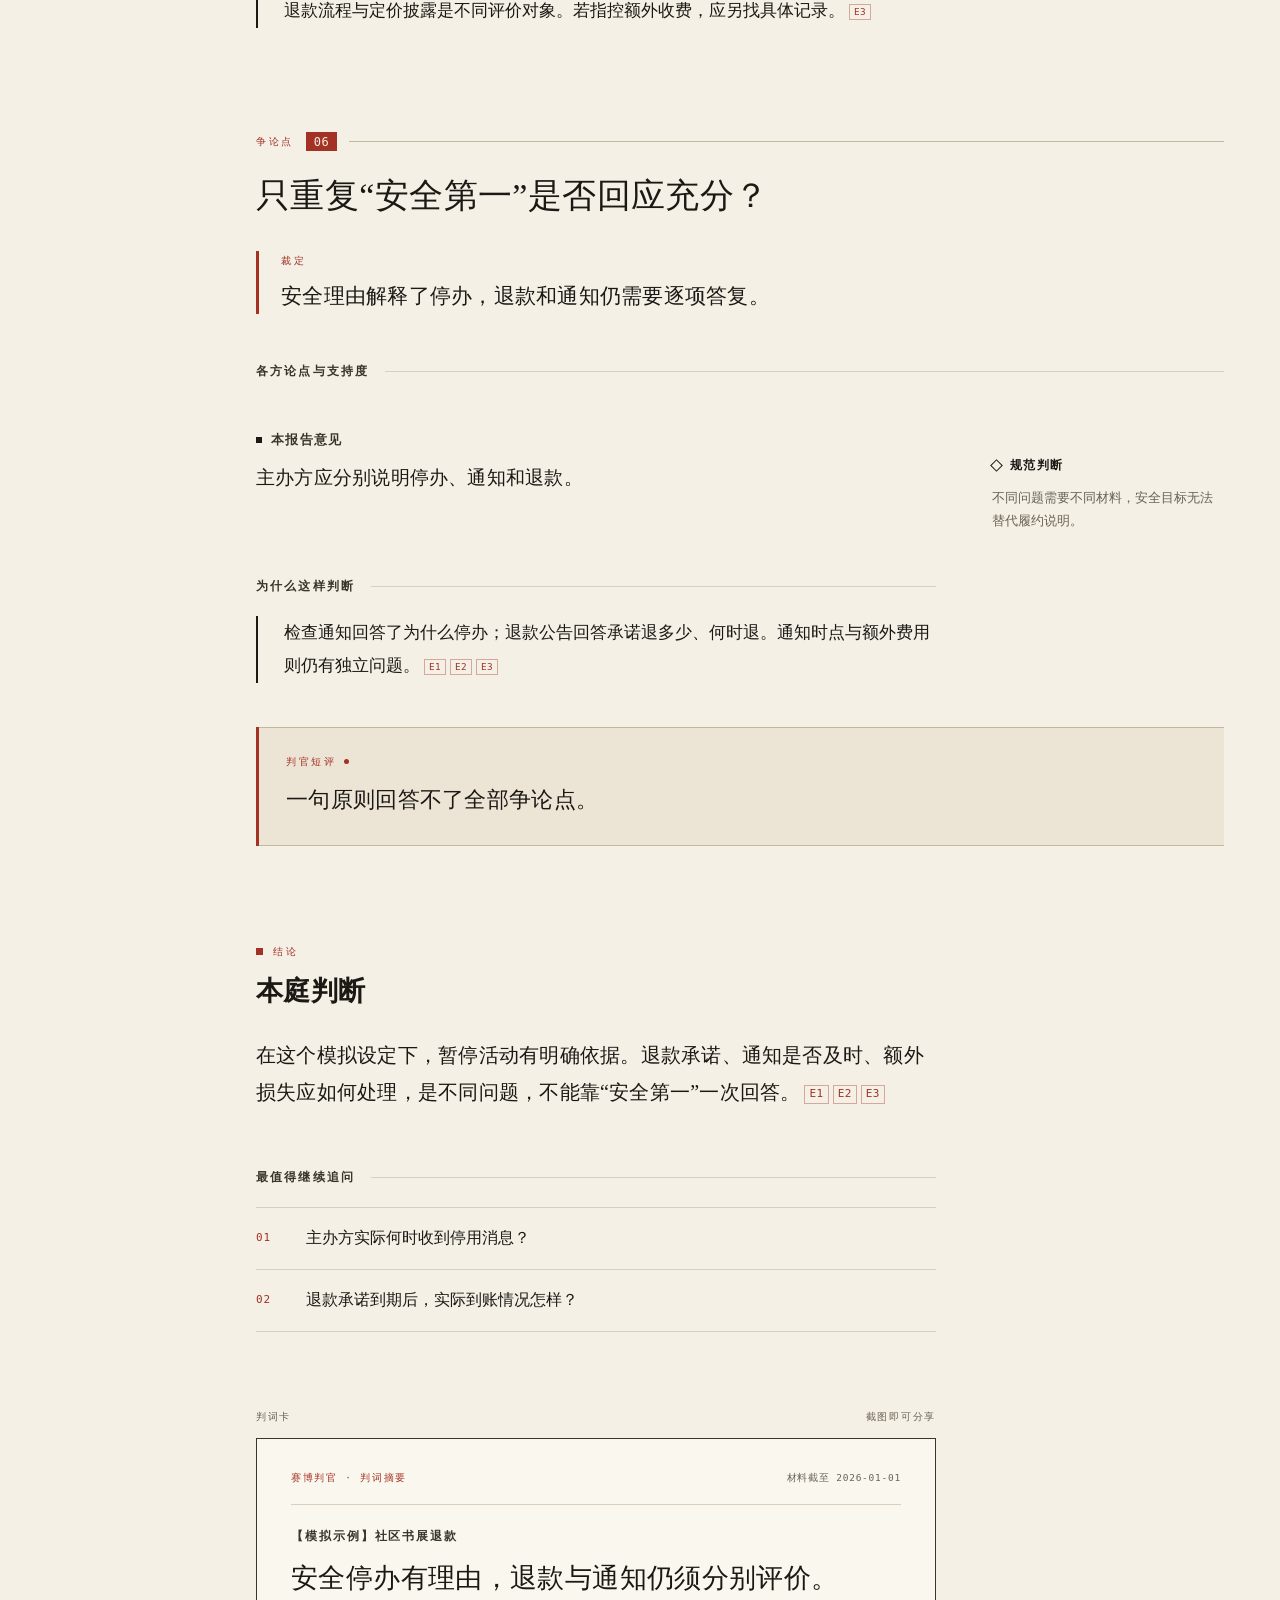
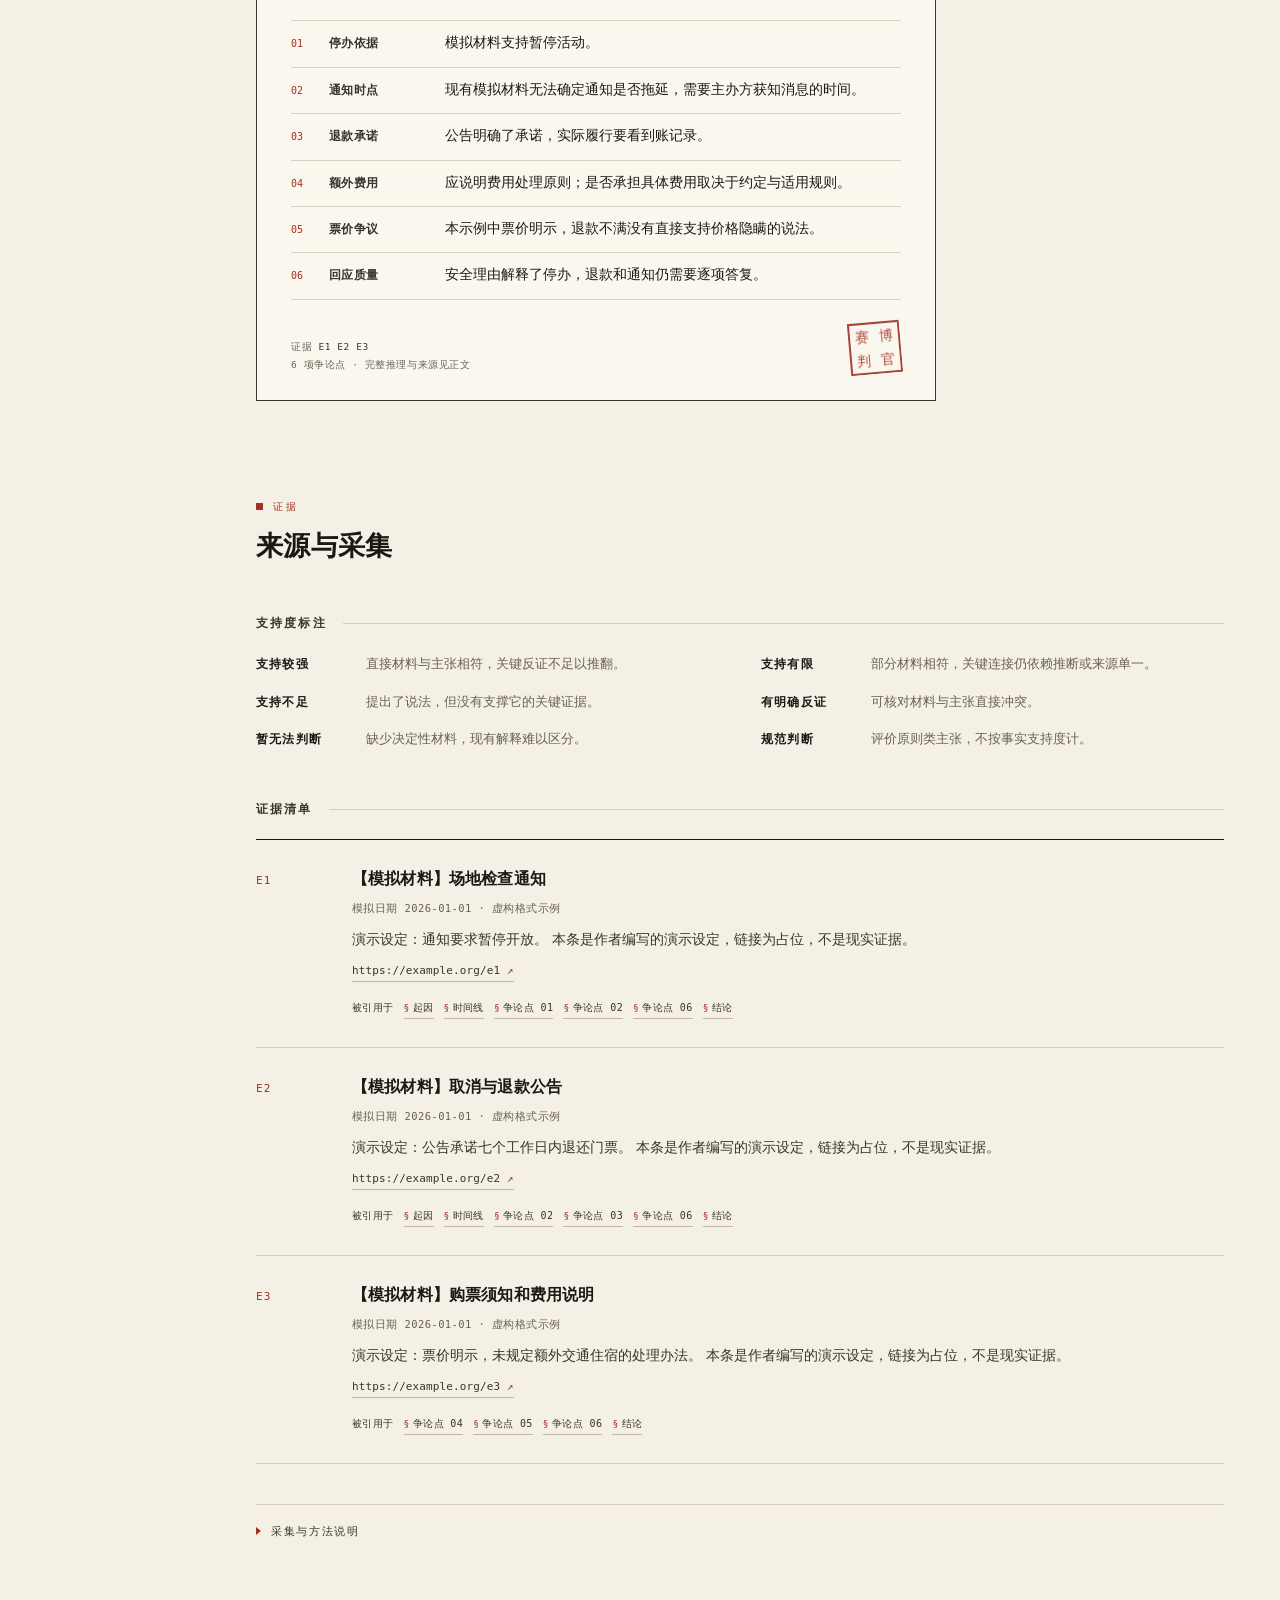
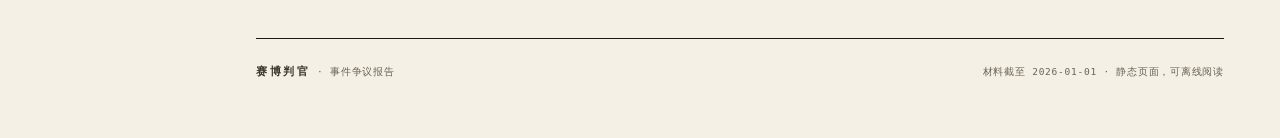
<file: examples/event-demo.html>
<!doctype html>
<html lang="zh-CN">
<head>
<meta charset="utf-8">
<meta name="viewport" content="width=device-width, initial-scale=1">
<meta name="color-scheme" content="light">
<title>【模拟示例】社区书展取消：退款争议该如何拆解？ · 赛博判官</title>
<meta name="description" content="本页所有人物、事件和证据均为虚构，只演示模板与数据格式。一场模拟社区书展因场地检查取消，主办方承诺退款，部分购票者质疑通知时点与赔付范围。">
<meta name="generator" content="cyber-judge-template/1.0">
<link rel="icon" href="data:image/svg+xml,%3Csvg%20xmlns%3D%22http%3A%2F%2Fwww.w3.org%2F2000%2Fsvg%22%20viewBox%3D%220%200%2064%2064%22%3E%3Crect%20x%3D%225%22%20y%3D%225%22%20width%3D%2254%22%20height%3D%2254%22%20fill%3D%22none%22%20stroke%3D%22%23a33124%22%20stroke-width%3D%225%22%2F%3E%3Ctext%20x%3D%2232%22%20y%3D%2244%22%20font-size%3D%2232%22%20text-anchor%3D%22middle%22%20fill%3D%22%23a33124%22%20font-family%3D%22serif%22%3E%E5%88%A4%3C%2Ftext%3E%3C%2Fsvg%3E">
<style>
/* ==========================================================================
   赛博判官 · 热点议题报告模板
   设计母题：卷宗书脊 + 判词批注
   - 墨色书脊：固定左栏，承载刊名、争论点目录与阅读进度
   - 纸面正文：暖纸底、宋体判词、黑体记录
   - 朱批：只用于裁定、争论点编号、引用标签与印章
   - 页边批注：支持度刻度与理由，正文右侧对齐
   ========================================================================== */

/* ---------- tokens ---------- */
:root {
  --paper: #f4f0e6;
  --paper-2: #ece5d5;
  --paper-3: #faf7ef;
  --ink: #1c1915;
  --ink-2: #3a342b;
  --muted: #6a6153;
  --rule: #d9cfbc;
  --rule-2: #c3b7a0;
  --red: #a33124;
  --spine: #16130f;
  --spine-fg: #efe8d9;
  --spine-muted: #9a9182;

  --serif: "Songti SC", "STSong", "Source Han Serif SC", "Noto Serif SC", "SimSun", "Noto Serif CJK SC", serif;
  --sans: "Noto Sans SC", "PingFang SC", "Microsoft YaHei", "Microsoft YaHei UI", "Hiragino Sans GB", "Noto Sans CJK SC", "Segoe UI", sans-serif;
  --mono: "SF Mono", "Cascadia Mono", "JetBrains Mono", "Consolas", "DejaVu Sans Mono", monospace;

  --spine-w: 200px;
  --main-w: 680px;
  --note-w: 232px;
  --gap: 56px;
  --pad: 56px;

  --fs-body: 17px;
  --lh-body: 1.95;
}

/* ---------- reset ---------- */
*, *::before, *::after { box-sizing: border-box; }
html { -webkit-text-size-adjust: 100%; }
body {
  margin: 0;
  background: var(--paper);
  color: var(--ink);
  font-family: var(--sans);
  font-size: var(--fs-body);
  line-height: var(--lh-body);
  font-feature-settings: "kern" 1;
  text-rendering: optimizeSpeed;
  -webkit-font-smoothing: antialiased;
}
h1, h2, h3, h4, p, ul, ol, dl, dd, figure, blockquote { margin: 0; }
ul, ol { padding: 0; list-style: none; }
a { color: inherit; text-decoration: none; }
img, svg { display: block; max-width: 100%; }
i, em { font-style: normal; }
button { font: inherit; color: inherit; }

::selection { background: var(--red); color: var(--paper); }

:where(a, summary, button):focus-visible {
  outline: 2px solid var(--red);
  outline-offset: 3px;
  border-radius: 1px;
}
h2[tabindex="-1"]:focus-visible { outline: 2px solid var(--red); outline-offset: 6px; }

/* ---------- utility ---------- */
.mono { font-family: var(--mono); }
.visually-hidden {
  position: absolute; width: 1px; height: 1px; margin: -1px;
  padding: 0; overflow: hidden; clip: rect(0 0 0 0); white-space: nowrap; border: 0;
}
.skip {
  position: fixed; top: 8px; left: 8px; z-index: 100;
  padding: 10px 16px; background: var(--ink); color: var(--paper);
  font-size: 13px; transform: translateY(-160%);
}
.skip:focus {
  transform: none; background: var(--red); color: var(--paper);
  outline-color: var(--paper);
}
.spine :where(a, summary, button):focus-visible,
.topbar :where(a, summary, button):focus-visible { outline-color: #f2e4ca; }

/* ==========================================================================
   书脊
   ========================================================================== */
.spine {
  position: fixed; inset: 0 auto 0 0; z-index: 40;
  width: var(--spine-w);
  background: var(--spine);
  color: var(--spine-fg);
  overflow-y: auto;
  overscroll-behavior: contain;
}
.spine::after {
  content: ""; position: absolute; top: 0; right: 0;
  width: 2px; height: var(--progress, 0%);
  background: var(--red);
  transition: height .12s linear;
}
.spine-inner {
  min-height: 100%;
  display: flex; flex-direction: column;
  padding: 30px 26px 26px;
}
.spine-brand { display: flex; flex-direction: column; gap: 14px; }
.spine-kicker {
  font-family: var(--mono); font-size: 9px; letter-spacing: .34em;
  color: var(--spine-muted); text-transform: uppercase;
}
.spine-word {
  writing-mode: vertical-rl;
  font-family: var(--serif); font-size: 34px; line-height: 1.06;
  letter-spacing: .16em; color: var(--spine-fg);
  margin-top: 4px;
}
.spine-rule { height: 1px; background: rgba(239,232,217,.18); margin: 26px 0 18px; }
.spine-meta {
  font-family: var(--mono); font-size: 10px; line-height: 1.9;
  letter-spacing: .04em; color: var(--spine-muted);
}
.spine-meta b { color: var(--spine-fg); font-weight: 500; }
.spine-nav { margin-top: 4px; display: flex; flex-direction: column; }
.spine-nav a {
  display: grid; grid-template-columns: 22px 1fr; gap: 8px;
  padding: 7px 0; border-top: 1px solid rgba(239,232,217,.10);
  color: var(--spine-muted);
  font-size: 12px; line-height: 1.45; letter-spacing: .02em;
  transition: color .15s;
}
.spine-nav a:first-child { border-top: 0; }
.spine-nav a:hover { color: var(--spine-fg); }
.spine-nav .n {
  font-family: var(--mono); font-size: 9.5px; letter-spacing: .04em;
  padding-top: 2px; color: rgba(239,232,217,.42);
}
.spine-nav a[aria-current] { color: var(--spine-fg); }
.spine-nav a[aria-current] .n { color: #d4574a; }
.spine-nav a[aria-current] .t { position: relative; }
.spine-nav a[aria-current] .t::before {
  content: ""; position: absolute; left: -8px; top: .55em;
  width: 3px; height: 3px; background: #d4574a;
}
.spine-foot { margin-top: auto; padding-top: 30px; display: flex; align-items: flex-end; justify-content: space-between; gap: 12px; }
.spine-top {
  font-family: var(--mono); font-size: 9.5px; letter-spacing: .12em;
  color: var(--spine-muted); border-bottom: 1px solid rgba(239,232,217,.22); padding-bottom: 2px;
}
.spine-top:hover { color: var(--spine-fg); border-color: var(--spine-fg); }

/* 印章 */
.seal {
  --seal: 74px;
  width: var(--seal); height: var(--seal);
  border: 2px solid var(--red);
  color: var(--red);
  display: grid; grid-template-columns: 1fr 1fr; grid-template-rows: 1fr 1fr;
  place-items: center;
  font-family: var(--serif); font-size: calc(var(--seal) * .27); line-height: 1;
  letter-spacing: 0;
  transform: rotate(-5deg);
  opacity: .9;
  mix-blend-mode: multiply;
  user-select: none;
}
.seal.spine-seal {
  --seal: 42px;
  border-width: 1px;
  color: #c4574a; border-color: #c4574a;
  font-size: 12px; opacity: .85; transform: rotate(-6deg);
}

/* ==========================================================================
   页框
   ========================================================================== */
.page { margin-left: var(--spine-w); }
.wrap {
  max-width: calc(var(--main-w) + var(--gap) + var(--note-w) + var(--pad) * 2);
  margin: 0 auto;
  padding-left: var(--pad); padding-right: var(--pad);
}
.prose { max-width: var(--main-w); }

/* ---------- 顶栏 ---------- */
.toprail {
  display: flex; align-items: baseline; justify-content: space-between; gap: 20px;
  padding: 26px 0 14px;
  border-bottom: 1px solid var(--rule);
  font-family: var(--mono); font-size: 10.5px; letter-spacing: .06em;
  color: var(--muted);
}
.toprail .right { color: var(--ink-2); white-space: nowrap; }
.toprail .dot { color: var(--red); padding: 0 .5em; }

/* ==========================================================================
   首屏
   ========================================================================== */
.hero { padding-bottom: 8px; }
.hero-grid {
  display: grid;
  grid-template-columns: minmax(0, var(--main-w)) var(--note-w);
  column-gap: var(--gap);
  padding-top: 64px;
  align-items: start;
}
.case-head { min-width: 0; }
.case-subject {
  display: flex; align-items: center; gap: 12px;
  font-size: 13px; font-weight: 600; letter-spacing: .16em; line-height: 1.7;
  color: var(--ink-2);
}
.case-subject::before {
  content: ""; flex: none; width: 22px; height: 2px; background: var(--red);
}
.case-title {
  font-family: var(--serif); font-weight: 400;
  font-size: clamp(36px, 4.15vw, 58px);
  line-height: 1.16; letter-spacing: .008em;
  margin-top: 18px;
  text-wrap: balance;
}
.case-title .q-line { display: block; }
.case-title .q-line + .q-line { margin-top: .04em; }
.hero-verdict {
  margin-top: 40px;
  border-left: 3px solid var(--red);
  padding-left: 22px;
  max-width: 620px;
}
.hero-verdict .label {
  display: block;
  font-family: var(--mono); font-size: 10px; letter-spacing: .26em;
  color: var(--red); margin-bottom: 9px;
}
.hero-verdict p {
  font-family: var(--serif); font-size: 24px; line-height: 1.62;
  letter-spacing: .01em;
}
.hero-summary {
  margin-top: 30px; max-width: 610px;
  font-size: 16.5px; line-height: 1.92; color: var(--ink-2);
}
.hero-aside { display: flex; flex-direction: column; align-items: flex-end; gap: 22px; padding-top: 6px; }
.hero-stamp { align-self: flex-end; }
.hero-aside .aside-note {
  font-family: var(--mono); font-size: 9.5px; line-height: 1.9;
  letter-spacing: .05em; color: var(--muted); text-align: right;
}

/* ---------- 争论点索引 ---------- */
.issue-index {
  margin-top: 58px;
  border-top: 1px solid var(--ink);
  border-bottom: 1px solid var(--rule);
  display: grid; grid-template-columns: repeat(4, minmax(0, 1fr));
}
.issue-index a {
  display: flex; flex-direction: column; gap: 8px;
  padding: 18px 18px 20px 0;
  border-right: 1px solid var(--rule);
  min-width: 0;
  transition: background .15s;
}
.issue-index a:nth-child(4n), .issue-index a:last-child { border-right: 0; }
.issue-index a:not(:nth-child(4n+1)) { padding-left: 18px; }
.issue-index a:nth-child(n+5) { border-top: 1px solid var(--rule); }
.issue-index a:hover { background: rgba(28,25,21,.035); }
.issue-index .n {
  font-family: var(--mono); font-size: 10px; letter-spacing: .1em; color: var(--red);
}
.issue-index .t {
  font-size: 14px; font-weight: 500; line-height: 1.5; letter-spacing: .01em;
  color: var(--ink);
}
.issue-index a:hover .t { text-decoration: underline; text-underline-offset: 3px; text-decoration-thickness: 1px; }

/* ==========================================================================
   章节骨架
   ========================================================================== */
.sec { padding-top: 96px; }
.eyebrow {
  display: flex; align-items: center; gap: 10px;
  font-family: var(--mono); font-size: 10px; letter-spacing: .26em;
  color: var(--red); margin-bottom: 12px;
}
.eyebrow::before { content: ""; width: 7px; height: 7px; background: var(--red); flex: none; }
.sec-title {
  font-size: 27px; font-weight: 600; line-height: 1.4; letter-spacing: .01em;
  margin-bottom: 26px;
}
.sub-label {
  display: flex; align-items: center; gap: 16px;
  font-size: 12px; font-weight: 600; letter-spacing: .18em; color: var(--ink-2);
  margin: 46px 0 18px;
}
.sub-label::after { content: ""; flex: 1; height: 1px; background: var(--rule); }

/* ---------- 正文 ---------- */
.body-text {
  font-size: var(--fs-body); line-height: var(--lh-body);
  color: var(--ink);
  max-width: var(--main-w);
}
.body-text + .body-text { margin-top: 1.05em; }

/* ---------- 时间线 ---------- */
.timeline { max-width: var(--main-w); border-top: 1px solid var(--rule); }
.timeline li {
  display: grid; grid-template-columns: 148px minmax(0, 1fr);
  gap: 24px;
  padding: 20px 0 22px;
  border-bottom: 1px solid var(--rule);
}
.t-date {
  font-family: var(--mono); font-size: 12px; line-height: 1.7;
  letter-spacing: .02em; color: var(--ink-2);
  padding-top: 2px;
  overflow-wrap: anywhere;
}
.t-date::before {
  content: ""; display: inline-block; width: 6px; height: 6px;
  background: var(--red); margin-right: 9px; vertical-align: 1px;
}
.t-title { font-size: 15px; font-weight: 600; letter-spacing: .02em; }
.t-text { font-size: 15px; line-height: 1.85; color: var(--ink-2); margin-top: 6px; }
.t-text .cite { margin-left: 3px; }

/* ---------- 各方角色 ---------- */
.actors {
  display: grid; grid-template-columns: repeat(4, minmax(0, 1fr));
  border-top: 1px solid var(--rule);
}
.actors li {
  padding: 18px 22px 6px 0;
  border-right: 1px solid var(--rule);
  min-width: 0;
}
.actors li:last-child { border-right: 0; }
.actors li:not(:first-child) { padding-left: 22px; }
.actor-name {
  display: block;
  font-family: var(--serif); font-size: 18px; line-height: 1.5; letter-spacing: .02em;
}
.actor-role {
  display: block; margin-top: 8px;
  font-size: 13px; line-height: 1.75; color: var(--muted);
}

/* ==========================================================================
   争论点
   ========================================================================== */
.issue { padding-top: 104px; scroll-margin-top: 24px; }
.issue:first-of-type { padding-top: 88px; }
.issue-bar { display: flex; align-items: center; gap: 12px; }
.issue-kicker {
  font-family: var(--mono); font-size: 10px; letter-spacing: .26em; color: var(--red);
}
.issue-num {
  font-family: var(--mono); font-size: 12px; letter-spacing: .04em;
  color: var(--paper); background: var(--red);
  padding: 3px 8px 2px; line-height: 1.2;
}
.issue-bar .line { flex: 1; height: 1px; background: var(--rule-2); }
.issue-q {
  font-family: var(--serif); font-weight: 400;
  font-size: clamp(26px, 2.7vw, 34px); line-height: 1.46; letter-spacing: .012em;
  margin-top: 20px; max-width: 780px;
}
.verdict {
  margin-top: 30px; border-left: 3px solid var(--red); padding-left: 22px;
  max-width: 660px;
}
.verdict .label {
  display: block;
  font-family: var(--mono); font-size: 10px; letter-spacing: .26em; color: var(--red);
  margin-bottom: 8px;
}
.verdict p {
  font-family: var(--serif); font-size: 21px; line-height: 1.72; letter-spacing: .012em;
}

/* ---------- 论点：正文 + 页边批注 ---------- */
.duo {
  display: grid;
  grid-template-columns: minmax(0, var(--main-w)) var(--note-w);
  column-gap: var(--gap);
  align-items: start;
}
.claims { margin-top: 34px; }
.claim { padding-top: 26px; }
.claim + .claim { border-top: 1px solid var(--rule); margin-top: 26px; }
.speaker {
  display: flex; align-items: center; gap: 9px;
  font-size: 12.5px; font-weight: 600; letter-spacing: .1em; color: var(--ink-2);
  margin-bottom: 9px;
}
.speaker::before { content: ""; width: 6px; height: 6px; background: var(--ink); flex: none; }
.claim-text {
  font-size: 18.5px; line-height: 1.85; letter-spacing: .012em; color: var(--ink);
  max-width: 34em;
}
.claim-note { padding-top: 26px; }
.support { display: flex; flex-wrap: wrap; align-items: center; gap: 9px; }
.bars { display: inline-flex; gap: 3px; }
.bars i {
  width: 7px; height: 7px; border: 1px solid var(--rule-2); background: transparent;
  display: block;
}
.bars i.on { background: var(--ink); border-color: var(--ink); }
.support-mark {
  width: 9px; height: 9px; display: block; flex: none;
  border: 1px solid var(--ink); transform: rotate(45deg);
}
.support-mark.cross {
  transform: none; border: 0;
  background:
    linear-gradient(45deg, transparent 44%, var(--red) 44%, var(--red) 56%, transparent 56%),
    linear-gradient(-45deg, transparent 44%, var(--red) 44%, var(--red) 56%, transparent 56%);
}
.support-mark.open { border-style: dashed; transform: none; }
.support-label {
  font-size: 12px; font-weight: 600; letter-spacing: .12em; color: var(--ink);
}
.support-reason {
  margin-top: 9px;
  font-size: 13px; line-height: 1.8; color: var(--muted);
}

/* ---------- 理由 ---------- */
.reasoning { margin-top: 42px; max-width: var(--main-w); }
.reasoning .sub-label { margin-top: 0; }
.reasoning-body {
  border-left: 2px solid var(--ink);
  padding-left: 26px;
}
.reasoning-body p { font-size: var(--fs-body); line-height: var(--lh-body); }
.reasoning-body p + p { margin-top: 1em; }

/* ---------- 判官短评 ---------- */
.roast {
  margin-top: 44px; max-width: calc(var(--main-w) + var(--note-w) + var(--gap));
  background: var(--paper-2);
  border-top: 1px solid var(--rule-2);
  border-bottom: 1px solid var(--rule-2);
  padding: 24px 30px 26px;
  position: relative;
}
.roast::before {
  content: ""; position: absolute; left: 0; top: -1px; bottom: -1px; width: 3px; background: var(--red);
}
.roast .label {
  display: flex; align-items: center; gap: 8px;
  font-family: var(--mono); font-size: 10px; letter-spacing: .26em; color: var(--red);
}
.roast .label::after { content: ""; width: 5px; height: 5px; background: var(--red); border-radius: 50%; }
.roast p {
  margin-top: 10px;
  font-family: var(--serif); font-size: 22px; line-height: 1.72; letter-spacing: .014em;
}

/* ==========================================================================
   结论
   ========================================================================== */
.conclusion-body { max-width: var(--main-w); }
.conclusion-body p {
  font-family: var(--serif); font-size: 20px; line-height: 1.86; letter-spacing: .012em;
}
.conclusion-body p + p { margin-top: 1.1em; }
.questions { margin-top: 54px; max-width: var(--main-w); }
.questions li {
  display: grid; grid-template-columns: 34px 1fr; gap: 16px;
  padding: 16px 0; border-top: 1px solid var(--rule);
  font-size: 16px; line-height: 1.8;
}
.questions li:last-child { border-bottom: 1px solid var(--rule); }
.questions .qn {
  font-family: var(--mono); font-size: 11px; letter-spacing: .08em; color: var(--red); padding-top: 4px;
}

/* ==========================================================================
   判词卡
   ========================================================================== */
.share { margin-top: 76px; max-width: var(--main-w); }
.share-cap {
  display: flex; align-items: baseline; justify-content: space-between; gap: 16px;
  font-family: var(--mono); font-size: 9.5px; letter-spacing: .18em; color: var(--muted);
  margin-bottom: 12px;
}
.share-card {
  background: var(--paper-3);
  border: 1px solid var(--ink-2);
  padding: 30px 34px 26px;
  position: relative;
}
.card-top {
  display: flex; align-items: baseline; justify-content: space-between; gap: 16px;
  font-family: var(--mono); font-size: 9.5px; letter-spacing: .18em; color: var(--red);
  padding-bottom: 16px; border-bottom: 1px solid var(--rule);
}
.card-top .date { color: var(--muted); letter-spacing: .08em; }
.card-case {
  font-size: 12px; font-weight: 600; letter-spacing: .16em; color: var(--ink-2);
  margin-top: 20px;
}
.card-headline {
  font-family: var(--serif); font-weight: 400;
  font-size: 27px; line-height: 1.5; letter-spacing: .014em;
  margin-top: 10px; padding-right: 26px;
}
.card-rows { margin-top: 22px; border-top: 1px solid var(--rule); }
.card-rows li {
  display: grid; grid-template-columns: 26px 104px minmax(0, 1fr); gap: 12px;
  padding: 11px 0; border-bottom: 1px solid var(--rule);
  align-items: baseline;
}
.card-rows .n { font-family: var(--mono); font-size: 10px; color: var(--red); }
.card-rows .k { font-size: 12px; font-weight: 600; letter-spacing: .04em; color: var(--ink-2); }
.card-rows .v { font-size: 13.5px; line-height: 1.7; color: var(--ink); }
.card-foot {
  display: flex; align-items: flex-end; justify-content: space-between; gap: 18px;
  margin-top: 22px;
}
.card-foot .meta { font-family: var(--mono); font-size: 9.5px; line-height: 1.9; letter-spacing: .06em; color: var(--muted); }
.card-foot .meta b { color: var(--ink-2); font-weight: 500; }
.card-seal { --seal: 52px; flex: none; }

/* ==========================================================================
   证据
   ========================================================================== */
.legend { display: grid; grid-template-columns: repeat(2, minmax(0, 1fr)); gap: 14px 42px; margin: 8px 0 34px; }
.legend div { display: grid; grid-template-columns: 96px 1fr; gap: 14px; align-items: baseline; }
.legend dt, .legend .k { font-size: 12px; font-weight: 600; letter-spacing: .1em; }
.legend .d { font-size: 13px; line-height: 1.7; color: var(--muted); }

.sources { max-width: calc(var(--main-w) + var(--note-w) + var(--gap)); border-top: 1px solid var(--ink); }
.source {
  display: grid; grid-template-columns: 74px minmax(0, 1fr);
  gap: 22px;
  padding: 26px 0 28px;
  border-bottom: 1px solid var(--rule);
  scroll-margin-top: 28px;
}
.source:target { animation: flash 1.6s ease-out 1; }
@keyframes flash {
  0% { background: rgba(163,49,36,.10); }
  100% { background: transparent; }
}
.src-id {
  font-family: var(--mono); font-size: 11px; letter-spacing: .1em; color: var(--red);
  padding-top: 4px;
}
.src-title { font-size: 16px; font-weight: 600; line-height: 1.6; letter-spacing: .01em; }
.src-meta {
  margin-top: 6px;
  font-family: var(--mono); font-size: 10.5px; letter-spacing: .04em; color: var(--muted);
}
.src-note { margin-top: 10px; font-size: 13.5px; line-height: 1.8; color: var(--ink-2); }
.src-url {
  display: inline-block; margin-top: 10px;
  font-family: var(--mono); font-size: 11px; line-height: 1.7; letter-spacing: .01em;
  color: var(--ink-2);
  border-bottom: 1px solid var(--rule-2);
  overflow-wrap: anywhere; word-break: break-all;
}
.src-url:hover { color: var(--red); border-color: var(--red); }
.src-url .ext { color: var(--red); }
.src-refs {
  margin-top: 12px; display: flex; flex-wrap: wrap; align-items: baseline; gap: 6px 10px;
  font-family: var(--mono); font-size: 10px; letter-spacing: .04em; color: var(--muted);
}
.src-refs .k { color: var(--ink-2); }
.src-refs a { color: var(--ink-2); border-bottom: 1px solid var(--rule-2); padding-bottom: 1px; }
.src-refs a::before { content: "§"; color: var(--red); margin-right: 3px; font-size: 9.5px; }
.src-refs a:hover { color: var(--red); border-color: var(--red); }

.method { margin-top: 40px; max-width: calc(var(--main-w) + var(--note-w) + var(--gap)); border-top: 1px solid var(--rule); }
.method summary {
  cursor: pointer; list-style: none; padding: 16px 0;
  font-family: var(--mono); font-size: 10.5px; letter-spacing: .16em; color: var(--ink-2);
  display: flex; align-items: center; gap: 10px;
}
.method summary::-webkit-details-marker { display: none; }
.method summary::before {
  content: ""; width: 0; height: 0; flex: none;
  border-left: 5px solid var(--red); border-top: 4px solid transparent; border-bottom: 4px solid transparent;
  transition: transform .15s;
}
.method[open] summary::before { transform: rotate(90deg); }
.method summary:hover { color: var(--red); }
.method-body { padding: 4px 0 20px; font-size: 14px; line-height: 1.9; color: var(--ink-2); max-width: 760px; }

/* ==========================================================================
   页脚
   ========================================================================== */
.foot {
  margin-top: 80px; padding: 22px 0 56px;
  border-top: 1px solid var(--ink);
  display: flex; align-items: baseline; justify-content: space-between; gap: 20px;
  font-family: var(--mono); font-size: 9.5px; letter-spacing: .08em; color: var(--muted);
}
.foot .mark { font-family: var(--sans); font-weight: 600; letter-spacing: .24em; color: var(--ink-2); font-size: 11px; }

/* ---------- 引用标签 ---------- */
.cite {
  display: inline-block;
  font-family: var(--mono); font-size: .55em; line-height: 1.5;
  letter-spacing: .04em;
  color: var(--red);
  border: 1px solid rgba(163,49,36,.38);
  padding: 0 4px;
  margin-left: 4px;
  vertical-align: .18em;
  white-space: nowrap;
  transition: background .12s, color .12s;
}
.cite:hover, .cite:focus-visible { background: var(--red); color: var(--paper); border-color: var(--red); }

/* ---------- 返回原处 ---------- */
.back-pill {
  position: fixed; left: 50%; bottom: 26px; transform: translate(-50%, 12px);
  z-index: 50; display: none; align-items: center; gap: 10px;
  padding: 11px 20px;
  background: var(--ink); color: var(--paper);
  font-size: 12.5px; letter-spacing: .04em;
  border: 0; cursor: pointer;
  box-shadow: 0 6px 24px rgba(28,25,21,.22);
  opacity: 0; transition: opacity .18s, transform .18s;
}
.back-pill[data-show] { display: flex; opacity: 1; transform: translate(-50%, 0); }
.back-pill .k { font-family: var(--mono); font-size: 9.5px; letter-spacing: .16em; color: #d4574a; }

/* ==========================================================================
   移动端
   ========================================================================== */
.topbar { display: none; }
.toc-panel { display: none; }

@media (max-width: 1220px) {
  :root { --spine-w: 172px; --main-w: 640px; --note-w: 210px; --gap: 40px; --pad: 40px; }
  .spine-inner { padding: 26px 20px 22px; }
  .spine-word { font-size: 30px; }
  .actors { grid-template-columns: repeat(2, minmax(0, 1fr)); }
  .actors li:nth-child(2) { border-right: 0; }
  .actors li:nth-child(n+3) { border-top: 1px solid var(--rule); padding-top: 18px; }
}

@media (max-width: 1020px) {
  :root { --spine-w: 0px; --pad: 40px; }
  .spine { display: none; }
  .page { margin-left: 0; }
  .topbar {
    display: flex; align-items: center; gap: 14px;
    position: sticky; top: 0; z-index: 45;
    background: var(--spine); color: var(--spine-fg);
    padding: 12px var(--pad);
    font-size: 13px;
  }
  .topbar::after {
    content: ""; position: absolute; left: 0; right: auto; bottom: 0;
    width: var(--progress, 0%); height: 2px; background: var(--red);
  }
  .tb-mark { font-weight: 600; letter-spacing: .22em; font-size: 13px; }
  .toprail { display: none; }
  .tb-meta { font-family: var(--mono); font-size: 9.5px; letter-spacing: .04em; color: var(--spine-muted); white-space: nowrap; }
  .toc-btn {
    margin-left: auto;
    font-family: var(--mono); font-size: 10px; letter-spacing: .16em;
    border: 1px solid rgba(239,232,217,.3); padding: 5px 10px;
    color: var(--spine-fg);
  }
  .toc-btn:hover { border-color: var(--spine-fg); }
  .toc-panel { display: none; }
  .toc-panel:target, .toc-panel.open {
    display: block;
    position: fixed; inset: 56px 0 0 0; z-index: 60;
    background: var(--paper); color: var(--ink);
    overflow-y: auto; overscroll-behavior: contain;
    border-top: 1px solid var(--rule);
  }
  .toc-head {
    display: flex; align-items: baseline; justify-content: space-between;
    padding: 14px var(--pad) 12px;
    font-family: var(--mono); font-size: 10px; letter-spacing: .2em; color: var(--muted);
    border-bottom: 1px solid var(--rule);
  }
  .toc-close { color: var(--ink-2); border-bottom: 1px solid var(--rule-2); padding-bottom: 1px; }
  .toc-list a {
    display: grid; grid-template-columns: 26px 1fr; gap: 10px;
    padding: 14px var(--pad); font-size: 14px; border-bottom: 1px solid var(--rule);
  }
  .toc-list .n { font-family: var(--mono); font-size: 9.5px; color: var(--red); padding-top: 4px; }
  .duo { display: block; }
  .claim-note { padding-top: 12px; }
  .claim-text { font-size: 18px; }
  [data-nav], .source { scroll-margin-top: 74px; }
  .hero-grid { grid-template-columns: minmax(0, 1fr); }
  .hero-aside { display: none; }
  .case-title { font-size: clamp(34px, 6vw, 52px); }
  .issue-q { font-size: clamp(25px, 4.2vw, 32px); }
}

@media (max-width: 760px) {
  :root { --pad: 22px; --fs-body: 16.5px; }
  .hero-grid { padding-top: 38px; }
  .case-subject { font-size: 11.5px; letter-spacing: .1em; }
  .case-title { font-size: clamp(27px, 7.4vw, 40px); line-height: 1.22; margin-top: 14px; letter-spacing: .01em; }
  .hero-verdict { margin-top: 28px; padding-left: 16px; }
  .hero-verdict p { font-size: 20px; }
  .hero-summary { margin-top: 22px; font-size: 15.5px; line-height: 1.9; }
  .issue-index { grid-template-columns: repeat(2, minmax(0, 1fr)); margin-top: 38px; }
  .issue-index a { padding: 14px 14px 16px 0; border: 0; border-right: 1px solid var(--rule); }
  .issue-index a:nth-child(2n) { border-right: 0; }
  .issue-index a:nth-child(n+3) { border-top: 1px solid var(--rule); }
  .issue-index a:nth-child(odd) { padding-left: 0; }
  .issue-index a:nth-child(even) { padding-left: 16px; }
  .issue-index .t { font-size: 13.5px; }
  .sec { padding-top: 64px; }
  .sec-title { font-size: 22px; margin-bottom: 20px; }
  .sub-label { margin-top: 34px; font-size: 11px; letter-spacing: .14em; }
  .timeline li { grid-template-columns: 1fr; gap: 6px; padding: 16px 0 18px; }
  .t-date { padding-top: 0; }
  .actors { grid-template-columns: 1fr; }
  .actors li { border-right: 0; padding: 14px 0 2px; }
  .actors li:not(:first-child) { padding-left: 0; }
  .actors li:nth-child(n+2) { border-top: 1px solid var(--rule); padding-top: 14px; }
  .actor-role { margin-top: 4px; }
  .issue { padding-top: 68px; }
  .issue:first-of-type { padding-top: 60px; }
  .issue-q { font-size: clamp(24px, 6.6vw, 30px); line-height: 1.42; margin-top: 16px; }
  .verdict { margin-top: 22px; padding-left: 16px; }
  .verdict p { font-size: 18px; line-height: 1.75; }
  .claim-text { font-size: 17px; line-height: 1.8; }
  .claim-note { border-left: 2px solid var(--rule); padding-left: 14px; margin-top: 14px; padding-top: 0; }
  .support-reason { font-size: 12.5px; line-height: 1.75; }
  .reasoning { margin-top: 34px; }
  .reasoning-body { padding-left: 18px; }
  .roast { margin-top: 34px; padding: 20px 18px 22px; }
  .roast p { font-size: 19.5px; line-height: 1.7; }
  .conclusion-body p { font-size: 18px; line-height: 1.85; }
  .questions { margin-top: 40px; }
  .questions li { font-size: 15px; grid-template-columns: 26px 1fr; gap: 10px; }
  .share { margin-top: 52px; }
  .share-card { padding: 22px 18px 20px; }
  .card-headline { font-size: 22px; padding-right: 0; }
  .card-rows li { grid-template-columns: 22px 90px minmax(0, 1fr); gap: 8px; }
  .card-rows .v { font-size: 12.5px; }
  .card-seal { --seal: 42px; }
  .legend { grid-template-columns: 1fr; gap: 10px; }
  .legend div { grid-template-columns: 84px 1fr; gap: 10px; }
  .source { grid-template-columns: 46px minmax(0, 1fr); gap: 14px; padding: 20px 0 22px; }
  .foot { flex-direction: column; align-items: flex-start; gap: 8px; margin-top: 56px; }
  .back-pill { bottom: 18px; padding: 10px 16px; font-size: 12px; }
}

@media (max-width: 400px) {
  :root { --pad: 17px; }
  .card-rows li { grid-template-columns: 22px 1fr; }
  .card-rows .k { grid-column: 2; }
  .card-rows .v { grid-column: 2; }
}

/* ==========================================================================
   动效偏好
   ========================================================================== */
@media (prefers-reduced-motion: reduce) {
  html { scroll-behavior: auto; }
  *, *::before, *::after {
    animation-duration: .001ms !important;
    animation-iteration-count: 1 !important;
    transition-duration: .001ms !important;
  }
}

/* ==========================================================================
   打印
   ========================================================================== */
@page { size: A4; margin: 17mm 15mm 18mm; }

@media print {
  :root {
    --paper: #fff; --paper-2: #f4f2ee; --paper-3: #fff;
    --ink: #000; --ink-2: #1a1a1a; --muted: #3a3a3a;
    --rule: #c8c8c8; --rule-2: #999; --red: #7d1a11;
    --fs-body: 10.5pt;
  }
  html { scroll-behavior: auto; }
  body { background: #fff; color: #000; font-size: 10.5pt; line-height: 1.7; }
  .spine, .topbar, .issue-index, .back-pill, .share-cap, .skip, .method summary::before { display: none !important; }
  .toc-panel { display: none !important; }
  .page { margin-left: 0; }
  .wrap { max-width: none; padding: 0; }
  .prose, .body-text, .timeline, .actors, .reasoning, .questions, .conclusion-body, .duo { max-width: none; }
  .duo { display: block; }
  .claim-note { padding-top: 6px; }
  .support-reason { max-width: 130mm; }
  .hero-grid { grid-template-columns: 1fr; padding-top: 0; }
  .hero-aside { display: none; }
  .case-title { font-size: 25pt; line-height: 1.25; margin-top: 10pt; }
  .hero-verdict { margin-top: 14pt; }
  .hero-verdict p { font-size: 13pt; }
  .hero-summary { font-size: 10.5pt; margin-top: 10pt; }
  .sec { padding-top: 16mm; }
  .sec-title { font-size: 17pt; margin-bottom: 6mm; }
  .eyebrow { font-size: 8pt; }
  .issue { padding-top: 14mm; break-inside: auto; }
  .issue-q { font-size: 16pt; margin-top: 8pt; max-width: none; }
  .verdict { margin-top: 10pt; }
  .verdict p { font-size: 12pt; }
  .claim-text { font-size: 11.5pt; max-width: none; }
  .roast { margin-top: 8mm; background: #f4f2ee !important; padding: 12pt 14pt; max-width: none; break-inside: avoid; }
  .roast p { font-size: 13pt; }
  .conclusion-body p { font-size: 12pt; }
  .share-card { max-width: none; break-inside: auto; }
  .card-rows li { break-inside: avoid; }
  .card-headline { font-size: 15pt; }
  .sources, .method { max-width: none; }
  .source { break-inside: avoid; }
  .src-url { word-break: break-all; }
  details > *:not(summary) { display: block !important; }
  .method summary {
    display: block !important; font-family: var(--sans); font-size: 9.5pt;
    font-weight: 600; letter-spacing: .06em; color: #000; padding: 5mm 0 2mm;
  }
  .method summary::before { display: none !important; }
  h1, h2, h3 { break-after: avoid; }
  .claim, .verdict, .questions li, .legend div { break-inside: avoid; }
  .foot { margin-top: 12mm; padding-bottom: 0; }
  a { color: #000; }
  .cite { border-color: #999; color: #000; vertical-align: baseline; font-size: 8pt; }
}

</style>
</head>
<body id="top">
<a class="skip" href="#main">跳到正文</a>
<button class="back-pill" type="button" aria-label="返回刚才的阅读位置"><span class="k">返回</span>刚才的位置</button>

<aside class="spine" aria-label="报告信息与目录">
  <div class="spine-inner">
    <div class="spine-brand">
      <span class="spine-kicker">Cyber Judge</span>
      <span class="spine-word">赛博判官</span>
    </div>
    <div class="spine-rule" aria-hidden="true"></div>
    <div class="spine-meta">事件争议<br>材料截至 <b>2026-01-01</b><br>6 项争论点 · 3 件证据</div>
    <nav class="spine-nav" aria-label="本页目录">
      <a href="#facts" data-nav="facts"><span class="n">00</span><span class="t">事实</span></a>
      <a href="#issue-cancel" data-nav="issue-cancel"><span class="n">01</span><span class="t">停办依据</span></a>
      <a href="#issue-notice" data-nav="issue-notice"><span class="n">02</span><span class="t">通知时点</span></a>
      <a href="#issue-refund" data-nav="issue-refund"><span class="n">03</span><span class="t">退款承诺</span></a>
      <a href="#issue-expense" data-nav="issue-expense"><span class="n">04</span><span class="t">额外费用</span></a>
      <a href="#issue-price" data-nav="issue-price"><span class="n">05</span><span class="t">票价争议</span></a>
      <a href="#issue-response" data-nav="issue-response"><span class="n">06</span><span class="t">回应质量</span></a>
      <a href="#conclusion" data-nav="conclusion"><span class="n">07</span><span class="t">结论</span></a>
      <a href="#sources" data-nav="sources"><span class="n">08</span><span class="t">证据</span></a>
    </nav>
    <div class="spine-foot">
      <a class="spine-top" href="#top">↑ 页首</a>
    </div>
  </div>
</aside>

<header class="topbar">
  <a class="tb-mark" href="#top">赛博判官</a>
  <span class="tb-meta">材料截至 2026-01-01</span>
  <a class="toc-btn" href="#toc-panel" aria-controls="toc-panel">目录</a>
</header>

<nav class="toc-panel" id="toc-panel" aria-label="本页目录">
  <div class="toc-head"><span>目录</span><a class="toc-close" href="#top">关闭</a></div>
  <div class="toc-list">
    <a href="#facts" data-nav="facts"><span class="n">00</span><span class="t">事实</span></a>
      <a href="#issue-cancel" data-nav="issue-cancel"><span class="n">01</span><span class="t">停办依据</span></a>
      <a href="#issue-notice" data-nav="issue-notice"><span class="n">02</span><span class="t">通知时点</span></a>
      <a href="#issue-refund" data-nav="issue-refund"><span class="n">03</span><span class="t">退款承诺</span></a>
      <a href="#issue-expense" data-nav="issue-expense"><span class="n">04</span><span class="t">额外费用</span></a>
      <a href="#issue-price" data-nav="issue-price"><span class="n">05</span><span class="t">票价争议</span></a>
      <a href="#issue-response" data-nav="issue-response"><span class="n">06</span><span class="t">回应质量</span></a>
      <a href="#conclusion" data-nav="conclusion"><span class="n">07</span><span class="t">结论</span></a>
      <a href="#sources" data-nav="sources"><span class="n">08</span><span class="t">证据</span></a>
  </div>
</nav>

<div class="page">
  <div class="wrap">
    <main id="main">
    <header class="hero">
    <div class="toprail">
      <div class="left">事件争议 · 公开材料分析</div>
      <div class="right">材料截至 2026-01-01<span class="dot">/</span>6 项争论点<span class="dot">/</span>3 件证据</div>
    </div>
    <div class="hero-grid">
      <div class="case-head">
        <h1 class="case-title">
          <span class="case-subject">【模拟示例】社区书展退款</span>
          <span class="q-line">取消之后，</span>
          <span class="q-line">哪些承诺还要兑现？</span>
        </h1>
        <div class="hero-verdict">
          <span class="label">核心判断</span>
          <p>安全停办有理由，退款与通知仍须分别评价。</p>
        </div>
        <p class="hero-summary">本页所有人物、事件和证据均为虚构，只演示模板与数据格式。一场模拟社区书展因场地检查取消，主办方承诺退款，部分购票者质疑通知时点与赔付范围。</p>
      </div>
      <aside class="hero-aside" aria-hidden="true">
        <div class="seal hero-stamp"><span>赛</span><span>博</span><span>判</span><span>官</span></div>
      </aside>
    </div>
    <nav class="issue-index" aria-label="争论点索引">
      <a href="#issue-cancel"><span class="n">01</span><span class="t">停办依据</span></a>
      <a href="#issue-notice"><span class="n">02</span><span class="t">通知时点</span></a>
      <a href="#issue-refund"><span class="n">03</span><span class="t">退款承诺</span></a>
      <a href="#issue-expense"><span class="n">04</span><span class="t">额外费用</span></a>
      <a href="#issue-price"><span class="n">05</span><span class="t">票价争议</span></a>
      <a href="#issue-response"><span class="n">06</span><span class="t">回应质量</span></a>
    </nav>
  </header>

    <section class="sec" id="facts" data-nav="facts" aria-labelledby="facts-h">
    <div class="eyebrow">事实</div>
    <h2 class="sec-title" id="facts-h">起因与经过</h2>
    <div class="prose">
      <p class="body-text">模拟设定：书展前一日，场馆因检查暂停使用。主办方随后宣布取消活动，承诺七个工作日内退还门票；有人质疑此前已订交通与住宿，公告为什么只提门票。<a class="cite" id="c1" href="#source-E1" title="证据 E1：【模拟材料】场地检查通知（模拟日期 2026-01-01）" aria-label="证据 E1：【模拟材料】场地检查通知（模拟日期 2026-01-01）">E1</a><a class="cite" id="c2" href="#source-E2" title="证据 E2：【模拟材料】取消与退款公告（模拟日期 2026-01-01）" aria-label="证据 E2：【模拟材料】取消与退款公告（模拟日期 2026-01-01）">E2</a></p>
    </div>
    <h3 class="sub-label">时间线</h3>
    <ol class="timeline">
      <li>
        <div class="t-date">模拟第 1 日</div>
        <div class="t-body">
          <p class="t-title">场馆暂停使用</p>
          <p class="t-text">检查通知要求暂停开放，未写明复开时间。<a class="cite" id="c3" href="#source-E1" title="证据 E1：【模拟材料】场地检查通知（模拟日期 2026-01-01）" aria-label="证据 E1：【模拟材料】场地检查通知（模拟日期 2026-01-01）">E1</a></p>
        </div>
      </li>
      <li>
        <div class="t-date">模拟第 2 日</div>
        <div class="t-body">
          <p class="t-title">主办方发布退款公告</p>
          <p class="t-text">公告承诺七个工作日内退票款。<a class="cite" id="c4" href="#source-E2" title="证据 E2：【模拟材料】取消与退款公告（模拟日期 2026-01-01）" aria-label="证据 E2：【模拟材料】取消与退款公告（模拟日期 2026-01-01）">E2</a></p>
        </div>
      </li>
    </ol>
    <h3 class="sub-label">各方角色</h3>
    <ul class="actors">
      <li>
        <span class="actor-name">模拟主办方</span>
        <span class="actor-role">取消活动并安排退款。</span>
      </li>
      <li>
        <span class="actor-name">模拟购票者</span>
        <span class="actor-role">关心通知时点与已支付费用。</span>
      </li>
      <li>
        <span class="actor-name">模拟场馆</span>
        <span class="actor-role">依据检查通知暂停开放。</span>
      </li>
    </ul>
  </section>

    <section class="issue" id="issue-cancel" data-nav="issue-cancel" aria-labelledby="q-cancel">
    <div class="issue-bar">
      <span class="issue-kicker">争论点</span>
      <span class="issue-num">01</span>
      <span class="line" aria-hidden="true"></span>
    </div>
    <h2 class="issue-q" id="q-cancel">取消活动有充分理由吗？</h2>
    <div class="verdict">
      <span class="label">裁定</span>
      <p>模拟材料支持暂停活动。</p>
    </div>
    <div class="claims">
      <h3 class="sub-label">各方论点与支持度</h3>
      <div class="duo claim">
  <div class="claim-main">
    <p class="speaker">模拟主办方</p>
    <p class="claim-text">场馆被要求暂停使用。<a class="cite" id="c5" href="#source-E1" title="证据 E1：【模拟材料】场地检查通知（模拟日期 2026-01-01）" aria-label="证据 E1：【模拟材料】场地检查通知（模拟日期 2026-01-01）">E1</a></p>
  </div>
  <div class="claim-note">
    <div class="support" data-support="支持较强">
      <span class="bars" aria-hidden="true"><i class="on"></i><i class="on"></i><i class="on"></i></span><span class="support-label" title="支持较强：直接材料与主张相符，关键反证不足以推翻。">支持较强</span>
    </div>
    <p class="support-reason">检查通知直接说明了停用要求。</p>
  </div>
</div>
    </div>
    <div class="reasoning">
      <h3 class="sub-label">为什么这样判断</h3>
      <div class="reasoning-body">
        <p>是否停办首先取决于场地能否继续使用。在本示例中，停用通知为暂停提供了直接理由。<a class="cite" id="c6" href="#source-E1" title="证据 E1：【模拟材料】场地检查通知（模拟日期 2026-01-01）" aria-label="证据 E1：【模拟材料】场地检查通知（模拟日期 2026-01-01）">E1</a></p>
      </div>
    </div>
    
  </section>

    <section class="issue" id="issue-notice" data-nav="issue-notice" aria-labelledby="q-notice">
    <div class="issue-bar">
      <span class="issue-kicker">争论点</span>
      <span class="issue-num">02</span>
      <span class="line" aria-hidden="true"></span>
    </div>
    <h2 class="issue-q" id="q-notice">通知购票者是否太晚？</h2>
    <div class="verdict">
      <span class="label">裁定</span>
      <p>现有模拟材料无法确定通知是否拖延，需要主办方获知消息的时间。</p>
    </div>
    <div class="claims">
      <h3 class="sub-label">各方论点与支持度</h3>
      <div class="duo claim">
  <div class="claim-main">
    <p class="speaker">模拟购票者</p>
    <p class="claim-text">取消公告发布晚，主办方可能拖延通知。<a class="cite" id="c7" href="#source-E1" title="证据 E1：【模拟材料】场地检查通知（模拟日期 2026-01-01）" aria-label="证据 E1：【模拟材料】场地检查通知（模拟日期 2026-01-01）">E1</a><a class="cite" id="c8" href="#source-E2" title="证据 E2：【模拟材料】取消与退款公告（模拟日期 2026-01-01）" aria-label="证据 E2：【模拟材料】取消与退款公告（模拟日期 2026-01-01）">E2</a></p>
  </div>
  <div class="claim-note">
    <div class="support" data-support="支持有限">
      <span class="bars" aria-hidden="true"><i class="on"></i><i class="on"></i><i class=""></i></span><span class="support-label" title="支持有限：部分材料相符，关键连接仍依赖推断或来源单一。">支持有限</span>
    </div>
    <p class="support-reason">公告时间已知，主办方何时获知停用情况未写明。</p>
  </div>
</div>
    </div>
    <div class="reasoning">
      <h3 class="sub-label">为什么这样判断</h3>
      <div class="reasoning-body">
        <p>评价拖延要比较获知时间与通知时间，不能只凭活动前一天发布就判断故意隐瞒。<a class="cite" id="c9" href="#source-E1" title="证据 E1：【模拟材料】场地检查通知（模拟日期 2026-01-01）" aria-label="证据 E1：【模拟材料】场地检查通知（模拟日期 2026-01-01）">E1</a><a class="cite" id="c10" href="#source-E2" title="证据 E2：【模拟材料】取消与退款公告（模拟日期 2026-01-01）" aria-label="证据 E2：【模拟材料】取消与退款公告（模拟日期 2026-01-01）">E2</a></p>
      </div>
    </div>
    
  </section>

    <section class="issue" id="issue-refund" data-nav="issue-refund" aria-labelledby="q-refund">
    <div class="issue-bar">
      <span class="issue-kicker">争论点</span>
      <span class="issue-num">03</span>
      <span class="line" aria-hidden="true"></span>
    </div>
    <h2 class="issue-q" id="q-refund">承诺退款是否等于退款已完成？</h2>
    <div class="verdict">
      <span class="label">裁定</span>
      <p>公告明确了承诺，实际履行要看到账记录。</p>
    </div>
    <div class="claims">
      <h3 class="sub-label">各方论点与支持度</h3>
      <div class="duo claim">
  <div class="claim-main">
    <p class="speaker">模拟主办方</p>
    <p class="claim-text">将在七个工作日内退还门票。<a class="cite" id="c11" href="#source-E2" title="证据 E2：【模拟材料】取消与退款公告（模拟日期 2026-01-01）" aria-label="证据 E2：【模拟材料】取消与退款公告（模拟日期 2026-01-01）">E2</a></p>
  </div>
  <div class="claim-note">
    <div class="support" data-support="支持较强">
      <span class="bars" aria-hidden="true"><i class="on"></i><i class="on"></i><i class="on"></i></span><span class="support-label" title="支持较强：直接材料与主张相符，关键反证不足以推翻。">支持较强</span>
    </div>
    <p class="support-reason">公告明确写出了时限与范围。</p>
  </div>
</div>
      <div class="duo claim">
  <div class="claim-main">
    <p class="speaker">本报告意见</p>
    <p class="claim-text">目前没有实际到账信息。<a class="cite" id="c12" href="#source-E2" title="证据 E2：【模拟材料】取消与退款公告（模拟日期 2026-01-01）" aria-label="证据 E2：【模拟材料】取消与退款公告（模拟日期 2026-01-01）">E2</a></p>
  </div>
  <div class="claim-note">
    <div class="support" data-support="暂无法判断">
      <span class="support-mark open" aria-hidden="true"></span><span class="support-label" title="暂无法判断：缺少决定性材料，现有解释难以区分。">暂无法判断</span>
    </div>
    <p class="support-reason">示例只提供公告，没有交易记录。</p>
  </div>
</div>
    </div>
    <div class="reasoning">
      <h3 class="sub-label">为什么这样判断</h3>
      <div class="reasoning-body">
        <p>承诺与履行是两个状态。报道应写明当前处于哪个阶段，而不是把将来时改成完成时。<a class="cite" id="c13" href="#source-E2" title="证据 E2：【模拟材料】取消与退款公告（模拟日期 2026-01-01）" aria-label="证据 E2：【模拟材料】取消与退款公告（模拟日期 2026-01-01）">E2</a></p>
      </div>
    </div>
    
  </section>

    <section class="issue" id="issue-expense" data-nav="issue-expense" aria-labelledby="q-expense">
    <div class="issue-bar">
      <span class="issue-kicker">争论点</span>
      <span class="issue-num">04</span>
      <span class="line" aria-hidden="true"></span>
    </div>
    <h2 class="issue-q" id="q-expense">交通住宿是否应一并补偿？</h2>
    <div class="verdict">
      <span class="label">裁定</span>
      <p>应说明费用处理原则；是否承担具体费用取决于约定与适用规则。</p>
    </div>
    <div class="claims">
      <h3 class="sub-label">各方论点与支持度</h3>
      <div class="duo claim">
  <div class="claim-main">
    <p class="speaker">模拟购票者</p>
    <p class="claim-text">取消活动产生的合理额外支出也值得回应。</p>
  </div>
  <div class="claim-note">
    <div class="support" data-support="规范判断">
      <span class="support-mark" aria-hidden="true"></span><span class="support-label" title="规范判断：评价原则类主张，不按事实支持度计。">规范判断</span>
    </div>
    <p class="support-reason">成本已由购票者承担，处理方案应说明如何分配这部分负担。</p>
  </div>
</div>
    </div>
    <div class="reasoning">
      <h3 class="sub-label">为什么这样判断</h3>
      <div class="reasoning-body">
        <p>给定购票须知没有处理额外费用，本示例支持要求进一步解释；具体责任需要核对规则与个案事实。<a class="cite" id="c14" href="#source-E3" title="证据 E3：【模拟材料】购票须知和费用说明（模拟日期 2026-01-01）" aria-label="证据 E3：【模拟材料】购票须知和费用说明（模拟日期 2026-01-01）">E3</a></p>
      </div>
    </div>
    
  </section>

    <section class="issue" id="issue-price" data-nav="issue-price" aria-labelledby="q-price">
    <div class="issue-bar">
      <span class="issue-kicker">争论点</span>
      <span class="issue-num">05</span>
      <span class="line" aria-hidden="true"></span>
    </div>
    <h2 class="issue-q" id="q-price">退款争议是否证明原票价不透明？</h2>
    <div class="verdict">
      <span class="label">裁定</span>
      <p>本示例中票价明示，退款不满没有直接支持价格隐瞒的说法。</p>
    </div>
    <div class="claims">
      <h3 class="sub-label">各方论点与支持度</h3>
      <div class="duo claim">
  <div class="claim-main">
    <p class="speaker">模拟质疑者</p>
    <p class="claim-text">退款安排令人不满，原定价也可能隐瞒收费。<a class="cite" id="c15" href="#source-E3" title="证据 E3：【模拟材料】购票须知和费用说明（模拟日期 2026-01-01）" aria-label="证据 E3：【模拟材料】购票须知和费用说明（模拟日期 2026-01-01）">E3</a></p>
  </div>
  <div class="claim-note">
    <div class="support" data-support="有明确反证">
      <span class="support-mark cross" aria-hidden="true"></span><span class="support-label" title="有明确反证：可核对材料与主张直接冲突。">有明确反证</span>
    </div>
    <p class="support-reason">模拟购票须知已列明票价，材料未出现额外隐性费用。</p>
  </div>
</div>
    </div>
    <div class="reasoning">
      <h3 class="sub-label">为什么这样判断</h3>
      <div class="reasoning-body">
        <p>退款流程与定价披露是不同评价对象。若指控额外收费，应另找具体记录。<a class="cite" id="c16" href="#source-E3" title="证据 E3：【模拟材料】购票须知和费用说明（模拟日期 2026-01-01）" aria-label="证据 E3：【模拟材料】购票须知和费用说明（模拟日期 2026-01-01）">E3</a></p>
      </div>
    </div>
    
  </section>

    <section class="issue" id="issue-response" data-nav="issue-response" aria-labelledby="q-response">
    <div class="issue-bar">
      <span class="issue-kicker">争论点</span>
      <span class="issue-num">06</span>
      <span class="line" aria-hidden="true"></span>
    </div>
    <h2 class="issue-q" id="q-response">只重复“安全第一”是否回应充分？</h2>
    <div class="verdict">
      <span class="label">裁定</span>
      <p>安全理由解释了停办，退款和通知仍需要逐项答复。</p>
    </div>
    <div class="claims">
      <h3 class="sub-label">各方论点与支持度</h3>
      <div class="duo claim">
  <div class="claim-main">
    <p class="speaker">本报告意见</p>
    <p class="claim-text">主办方应分别说明停办、通知和退款。</p>
  </div>
  <div class="claim-note">
    <div class="support" data-support="规范判断">
      <span class="support-mark" aria-hidden="true"></span><span class="support-label" title="规范判断：评价原则类主张，不按事实支持度计。">规范判断</span>
    </div>
    <p class="support-reason">不同问题需要不同材料，安全目标无法替代履约说明。</p>
  </div>
</div>
    </div>
    <div class="reasoning">
      <h3 class="sub-label">为什么这样判断</h3>
      <div class="reasoning-body">
        <p>检查通知回答了为什么停办；退款公告回答承诺退多少、何时退。通知时点与额外费用则仍有独立问题。<a class="cite" id="c17" href="#source-E1" title="证据 E1：【模拟材料】场地检查通知（模拟日期 2026-01-01）" aria-label="证据 E1：【模拟材料】场地检查通知（模拟日期 2026-01-01）">E1</a><a class="cite" id="c18" href="#source-E2" title="证据 E2：【模拟材料】取消与退款公告（模拟日期 2026-01-01）" aria-label="证据 E2：【模拟材料】取消与退款公告（模拟日期 2026-01-01）">E2</a><a class="cite" id="c19" href="#source-E3" title="证据 E3：【模拟材料】购票须知和费用说明（模拟日期 2026-01-01）" aria-label="证据 E3：【模拟材料】购票须知和费用说明（模拟日期 2026-01-01）">E3</a></p>
      </div>
    </div>
    <blockquote class="roast">
      <span class="label">判官短评</span>
      <p>一句原则回答不了全部争论点。</p>
    </blockquote>
  </section>

    <section class="sec" id="conclusion" data-nav="conclusion" aria-labelledby="conclusion-h">
    <div class="eyebrow">结论</div>
    <h2 class="sec-title" id="conclusion-h">本庭判断</h2>
    <div class="conclusion-body">
      <p>在这个模拟设定下，暂停活动有明确依据。退款承诺、通知是否及时、额外损失应如何处理，是不同问题，不能靠“安全第一”一次回答。<a class="cite" id="c20" href="#source-E1" title="证据 E1：【模拟材料】场地检查通知（模拟日期 2026-01-01）" aria-label="证据 E1：【模拟材料】场地检查通知（模拟日期 2026-01-01）">E1</a><a class="cite" id="c21" href="#source-E2" title="证据 E2：【模拟材料】取消与退款公告（模拟日期 2026-01-01）" aria-label="证据 E2：【模拟材料】取消与退款公告（模拟日期 2026-01-01）">E2</a><a class="cite" id="c22" href="#source-E3" title="证据 E3：【模拟材料】购票须知和费用说明（模拟日期 2026-01-01）" aria-label="证据 E3：【模拟材料】购票须知和费用说明（模拟日期 2026-01-01）">E3</a></p>
    </div>
    <div class="questions">
      <h3 class="sub-label">最值得继续追问</h3>
      <ol>
        <li><span class="qn">01</span><span>主办方实际何时收到停用消息？</span></li>
        <li><span class="qn">02</span><span>退款承诺到期后，实际到账情况怎样？</span></li>
      </ol>
    </div>
  </section>

    <figure class="share" id="card">
    <figcaption class="share-cap"><span>判词卡</span><span>截图即可分享</span></figcaption>
    <div class="share-card">
      <div class="card-top"><span>赛博判官 · 判词摘要</span><span class="date">材料截至 2026-01-01</span></div>
      <p class="card-case">【模拟示例】社区书展退款</p>
      <p class="card-headline">安全停办有理由，退款与通知仍须分别评价。</p>
      <ol class="card-rows">
        <li>
          <span class="n">01</span>
          <span class="k">停办依据</span>
          <span class="v">模拟材料支持暂停活动。</span>
        </li>
        <li>
          <span class="n">02</span>
          <span class="k">通知时点</span>
          <span class="v">现有模拟材料无法确定通知是否拖延，需要主办方获知消息的时间。</span>
        </li>
        <li>
          <span class="n">03</span>
          <span class="k">退款承诺</span>
          <span class="v">公告明确了承诺，实际履行要看到账记录。</span>
        </li>
        <li>
          <span class="n">04</span>
          <span class="k">额外费用</span>
          <span class="v">应说明费用处理原则；是否承担具体费用取决于约定与适用规则。</span>
        </li>
        <li>
          <span class="n">05</span>
          <span class="k">票价争议</span>
          <span class="v">本示例中票价明示，退款不满没有直接支持价格隐瞒的说法。</span>
        </li>
        <li>
          <span class="n">06</span>
          <span class="k">回应质量</span>
          <span class="v">安全理由解释了停办，退款和通知仍需要逐项答复。</span>
        </li>
      </ol>
      <div class="card-foot">
        <p class="meta">证据 <b>E1 E2 E3</b><br>6 项争论点 · 完整推理与来源见正文</p>
        <div class="seal card-seal" aria-hidden="true"><span>赛</span><span>博</span><span>判</span><span>官</span></div>
      </div>
    </div>
  </figure>

    <section class="sec" id="sources" data-nav="sources" aria-labelledby="sources-h">
    <div class="eyebrow">证据</div>
    <h2 class="sec-title" id="sources-h">来源与采集</h2>
    <h3 class="sub-label">支持度标注</h3>
    <div class="legend">
      <div><span class="k">支持较强</span><span class="d">直接材料与主张相符，关键反证不足以推翻。</span></div>
      <div><span class="k">支持有限</span><span class="d">部分材料相符，关键连接仍依赖推断或来源单一。</span></div>
      <div><span class="k">支持不足</span><span class="d">提出了说法，但没有支撑它的关键证据。</span></div>
      <div><span class="k">有明确反证</span><span class="d">可核对材料与主张直接冲突。</span></div>
      <div><span class="k">暂无法判断</span><span class="d">缺少决定性材料，现有解释难以区分。</span></div>
      <div><span class="k">规范判断</span><span class="d">评价原则类主张，不按事实支持度计。</span></div>
    </div>
    <h3 class="sub-label">证据清单</h3>
    <ol class="sources">
    <li class="source" id="source-E1">
      <div class="src-id">E1</div>
      <div class="src-body">
        <h3 class="src-title">【模拟材料】场地检查通知</h3>
        <div class="src-meta">模拟日期 2026-01-01 · 虚构格式示例</div>
        <p class="src-note">演示设定：通知要求暂停开放。 本条是作者编写的演示设定，链接为占位，不是现实证据。</p>
        <a class="src-url" href="https://example.org/e1" target="_blank" rel="noopener noreferrer">https://example.org/e1<span class="ext"> ↗</span></a>
        <div class="src-refs"><span class="k">被引用于</span><a href="#c1">起因</a><a href="#c3">时间线</a><a href="#c5">争论点 01</a><a href="#c7">争论点 02</a><a href="#c17">争论点 06</a><a href="#c20">结论</a></div>
      </div>
    </li>
    <li class="source" id="source-E2">
      <div class="src-id">E2</div>
      <div class="src-body">
        <h3 class="src-title">【模拟材料】取消与退款公告</h3>
        <div class="src-meta">模拟日期 2026-01-01 · 虚构格式示例</div>
        <p class="src-note">演示设定：公告承诺七个工作日内退还门票。 本条是作者编写的演示设定，链接为占位，不是现实证据。</p>
        <a class="src-url" href="https://example.org/e2" target="_blank" rel="noopener noreferrer">https://example.org/e2<span class="ext"> ↗</span></a>
        <div class="src-refs"><span class="k">被引用于</span><a href="#c2">起因</a><a href="#c4">时间线</a><a href="#c8">争论点 02</a><a href="#c11">争论点 03</a><a href="#c18">争论点 06</a><a href="#c21">结论</a></div>
      </div>
    </li>
    <li class="source" id="source-E3">
      <div class="src-id">E3</div>
      <div class="src-body">
        <h3 class="src-title">【模拟材料】购票须知和费用说明</h3>
        <div class="src-meta">模拟日期 2026-01-01 · 虚构格式示例</div>
        <p class="src-note">演示设定：票价明示，未规定额外交通住宿的处理办法。 本条是作者编写的演示设定，链接为占位，不是现实证据。</p>
        <a class="src-url" href="https://example.org/e3" target="_blank" rel="noopener noreferrer">https://example.org/e3<span class="ext"> ↗</span></a>
        <div class="src-refs"><span class="k">被引用于</span><a href="#c14">争论点 04</a><a href="#c15">争论点 05</a><a href="#c19">争论点 06</a><a href="#c22">结论</a></div>
      </div>
    </li>
    </ol>
    <details class="method">
      <summary>采集与方法说明</summary>
      <div class="method-body">模拟格式演示：没有进行真实联网调查，材料全部由示例作者编写。真实报告必须替换全部模拟信息，并按研究规范取得原始材料。示例的争论点数量不是上限。</div>
    </details>
  </section>
    </main>
    <footer class="foot">
      <div><span class="mark">赛博判官</span> · 事件争议报告</div>
      <div>材料截至 2026-01-01 · 静态页面，可离线阅读</div>
    </footer>
  </div>
</div>

<script>
/* 赛博判官报告页 · 渐进增强脚本
   无 JS 时：正文、目录锚点、证据锚点、折叠与方法说明均可读可用。
   有 JS 时：增加阅读进度、目录当前位置、证据跳转后的返回按钮。
*/
(function () {
  'use strict';

  var doc = document;
  var root = doc.documentElement;
  var reduce = window.matchMedia && window.matchMedia('(prefers-reduced-motion: reduce)').matches;

  /* ---------- 阅读进度 ---------- */
  var spine = doc.querySelector('.spine');
  var topbar = doc.querySelector('.topbar');

  function setProgress() {
    var max = root.scrollHeight - window.innerHeight;
    var p = max > 0 ? Math.min(100, Math.max(0, (window.scrollY / max) * 100)) : 0;
    var v = p.toFixed(2) + '%';
    if (spine) spine.style.setProperty('--progress', v);
    if (topbar) topbar.style.setProperty('--progress', v);
  }

  /* ---------- 目录当前位置 ---------- */
  var sections = Array.prototype.slice.call(doc.querySelectorAll('section[data-nav]'));
  var links = Array.prototype.slice.call(doc.querySelectorAll('a[data-nav]'));
  var currentId = null;

  function setCurrent() {
    if (!sections.length) return;
    var line = window.innerHeight * 0.32;
    var cur = sections[0].id;
    for (var i = 0; i < sections.length; i++) {
      if (sections[i].getBoundingClientRect().top <= line) cur = sections[i].id;
    }
    if (cur === currentId) return;
    currentId = cur;
    links.forEach(function (a) {
      if (a.getAttribute('data-nav') === cur) a.setAttribute('aria-current', 'true');
      else a.removeAttribute('aria-current');
    });
  }

  var ticking = false;
  function onScroll() {
    if (ticking) return;
    ticking = true;
    window.requestAnimationFrame(function () {
      ticking = false;
      setProgress();
      setCurrent();
    });
  }

  window.addEventListener('scroll', onScroll, { passive: true });
  window.addEventListener('resize', onScroll);
  setProgress();
  setCurrent();

  /* ---------- 证据跳转后的返回按钮 ---------- */
  var pill = doc.querySelector('.back-pill');
  var lastY = null;
  var lastCite = null;

  doc.addEventListener('click', function (e) {
    var a = e.target && e.target.closest ? e.target.closest('a.cite') : null;
    if (!a || !pill) return;
    lastCite = a;
    lastY = window.scrollY;
    window.setTimeout(function () {
      if (lastY === null) return;
      pill.setAttribute('data-show', '');
    }, 40);
  });

  if (pill) {
    pill.addEventListener('click', function () {
      var y = lastY === null ? 0 : lastY;
      pill.removeAttribute('data-show');
      lastY = null;
      window.scrollTo({ top: Math.max(0, y - 24), behavior: 'auto' });
      if (lastCite) lastCite.focus({ preventScroll: true });
    });
  }

  doc.addEventListener('keydown', function (e) {
    if (e.key === 'Escape') {
      if (pill && pill.hasAttribute('data-show')) {
        pill.removeAttribute('data-show');
        lastY = null;
      }
      if (toc && (toc.classList.contains('open') || location.hash === '#toc-panel')) {
        closeToc();
        if (tocBtn) tocBtn.focus();
      }
    }
  });

  /* ---------- 移动端目录面板 ---------- */
  var toc = doc.querySelector('.toc-panel');
  var tocBtn = doc.querySelector('.toc-btn');

  function closeToc() {
    if (toc) toc.classList.remove('open');
    if (tocBtn) tocBtn.setAttribute('aria-expanded', 'false');
    if (location.hash === '#toc-panel') history.replaceState(null, '', location.pathname + location.search);
  }

  if (tocBtn && toc) {
    tocBtn.setAttribute('aria-expanded', location.hash === '#toc-panel' ? 'true' : 'false');
    tocBtn.addEventListener('click', function (e) {
      e.preventDefault();
      toc.classList.add('open');
      tocBtn.setAttribute('aria-expanded', 'true');
      var close = toc.querySelector('.toc-close');
      if (close) close.focus();
    });
    toc.addEventListener('click', function (e) {
      var a = e.target && e.target.closest ? e.target.closest('a') : null;
      if (!a) return;
      if (a.classList.contains('toc-close')) {
        e.preventDefault();
        if (location.hash === '#toc-panel') history.pushState(null, '', location.pathname + location.search);
        tocBtn.focus();
      }
      closeToc();
    });
    doc.addEventListener('click', function (e) {
      if (!toc.classList.contains('open')) return;
      if (toc.contains(e.target) || tocBtn.contains(e.target)) return;
      closeToc();
    });
  }

  /* ---------- 目录跳转：柔和滚动，保留地址栏锚点 ---------- */
  doc.addEventListener('click', function (e) {
    var a = e.target && e.target.closest ? e.target.closest('a[data-nav]') : null;
    if (!a) return;
    if (e.metaKey || e.ctrlKey || e.shiftKey || e.altKey) return;
    var href = a.getAttribute('href') || '';
    if (href.charAt(0) !== '#') return;
    var el = doc.querySelector(href);
    if (!el) return;
    e.preventDefault();
    var bar = window.innerWidth <= 1020 ? 64 : 12;
    var top = el.getBoundingClientRect().top + window.scrollY - bar;
    window.scrollTo({ top: Math.max(0, top), behavior: reduce ? 'auto' : 'smooth' });
    closeToc();
    if (history.pushState) history.pushState(null, '', href);
    var heading = el.querySelector('h2') || el;
    heading.setAttribute('tabindex', '-1');
    heading.focus({ preventScroll: true });
  });

  /* ---------- 打印：展开全部折叠区 ---------- */
  var printState = [];
  window.addEventListener('beforeprint', function () {
    printState = Array.prototype.map.call(doc.querySelectorAll('details'), function (d) {
      var state = [d, d.open]; d.open = true; return state;
    });
  });
  window.addEventListener('afterprint', function () {
    printState.forEach(function (state) { state[0].open = state[1]; });
    printState = [];
  });
})();

</script>
</body>
</html>
</file>
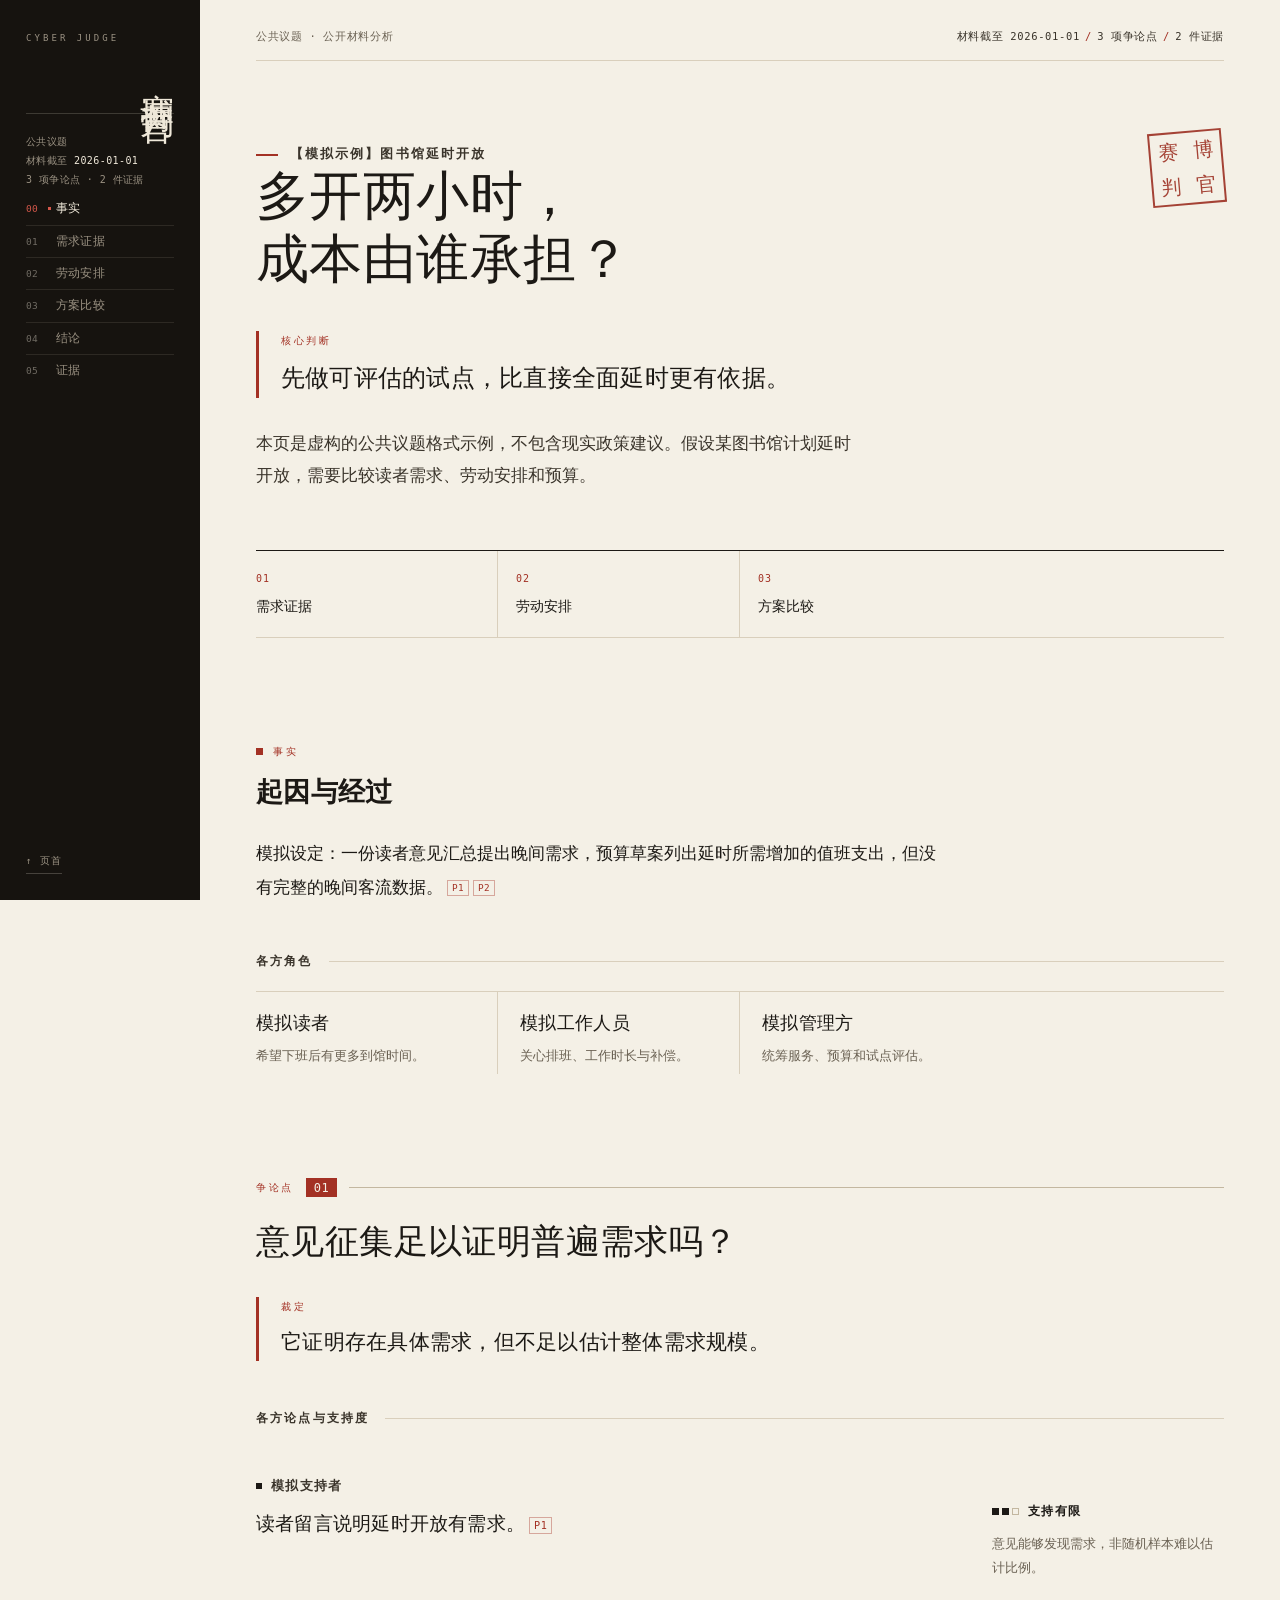
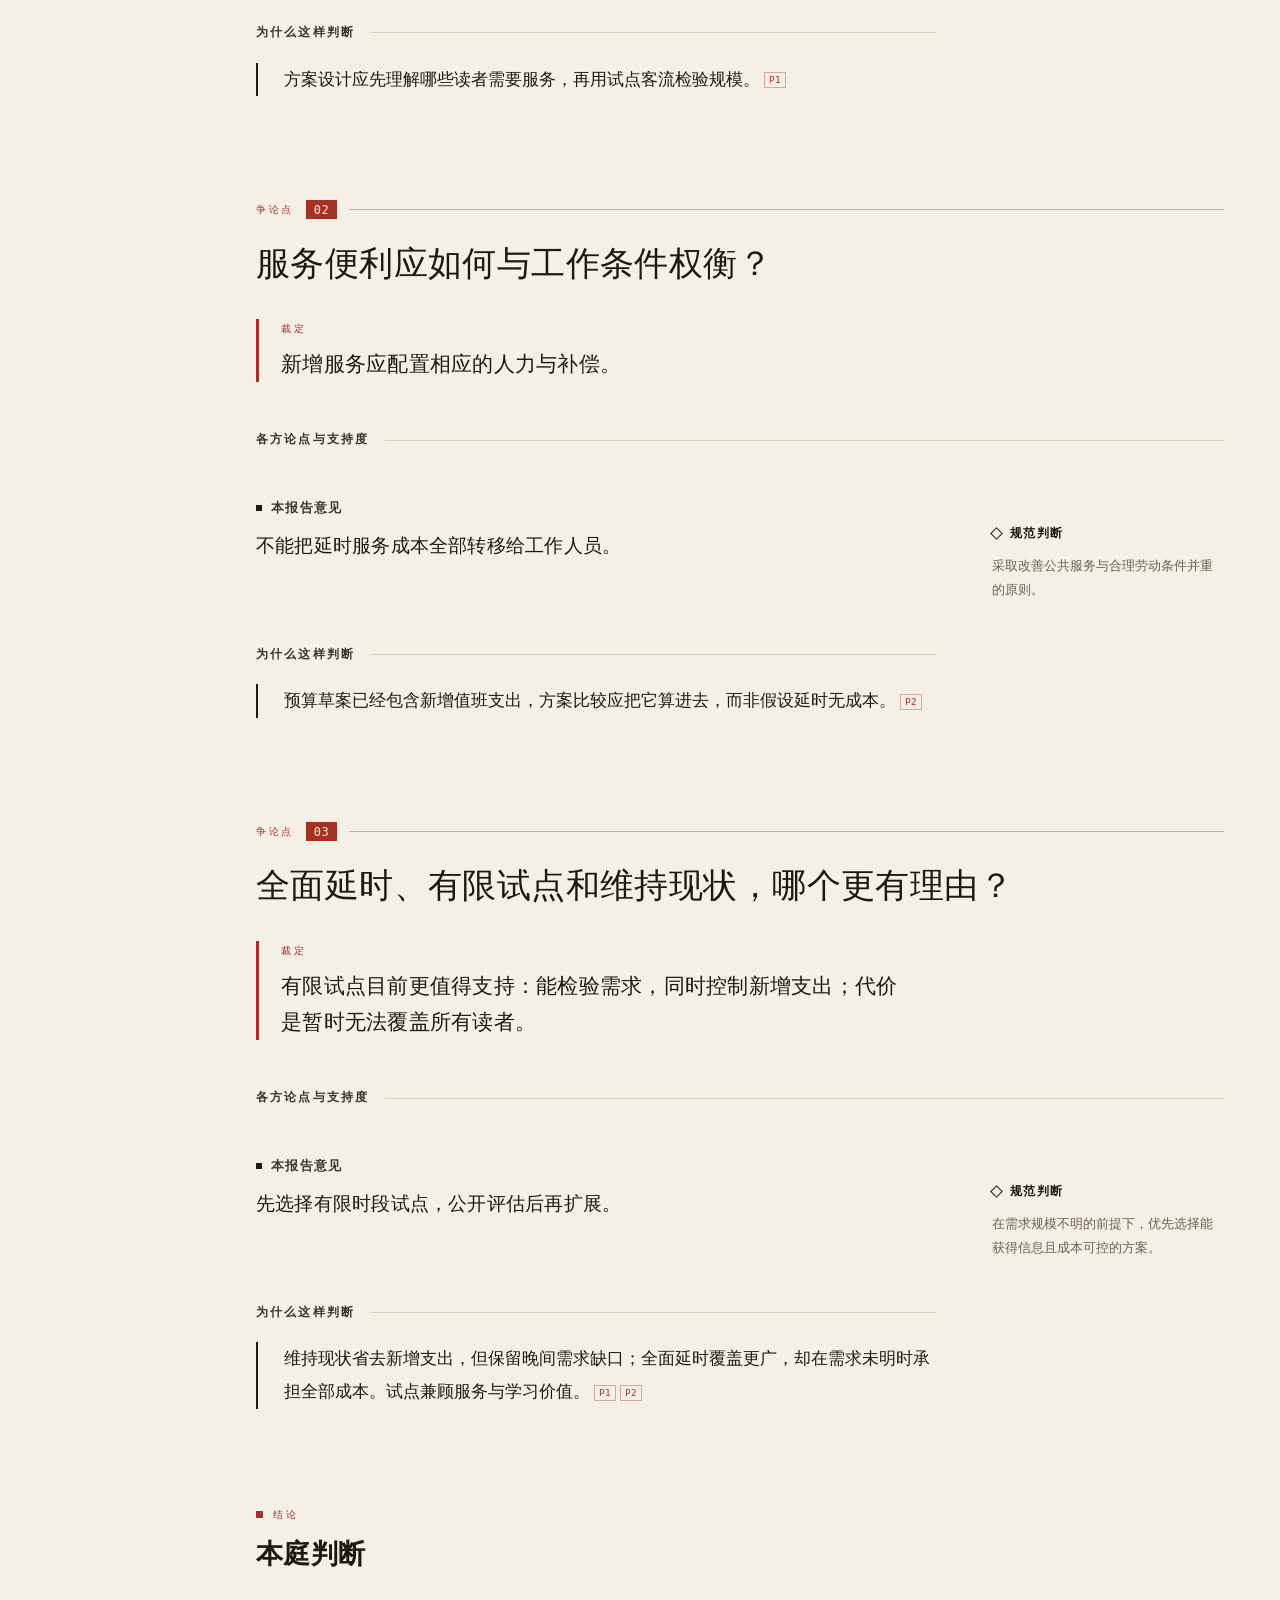
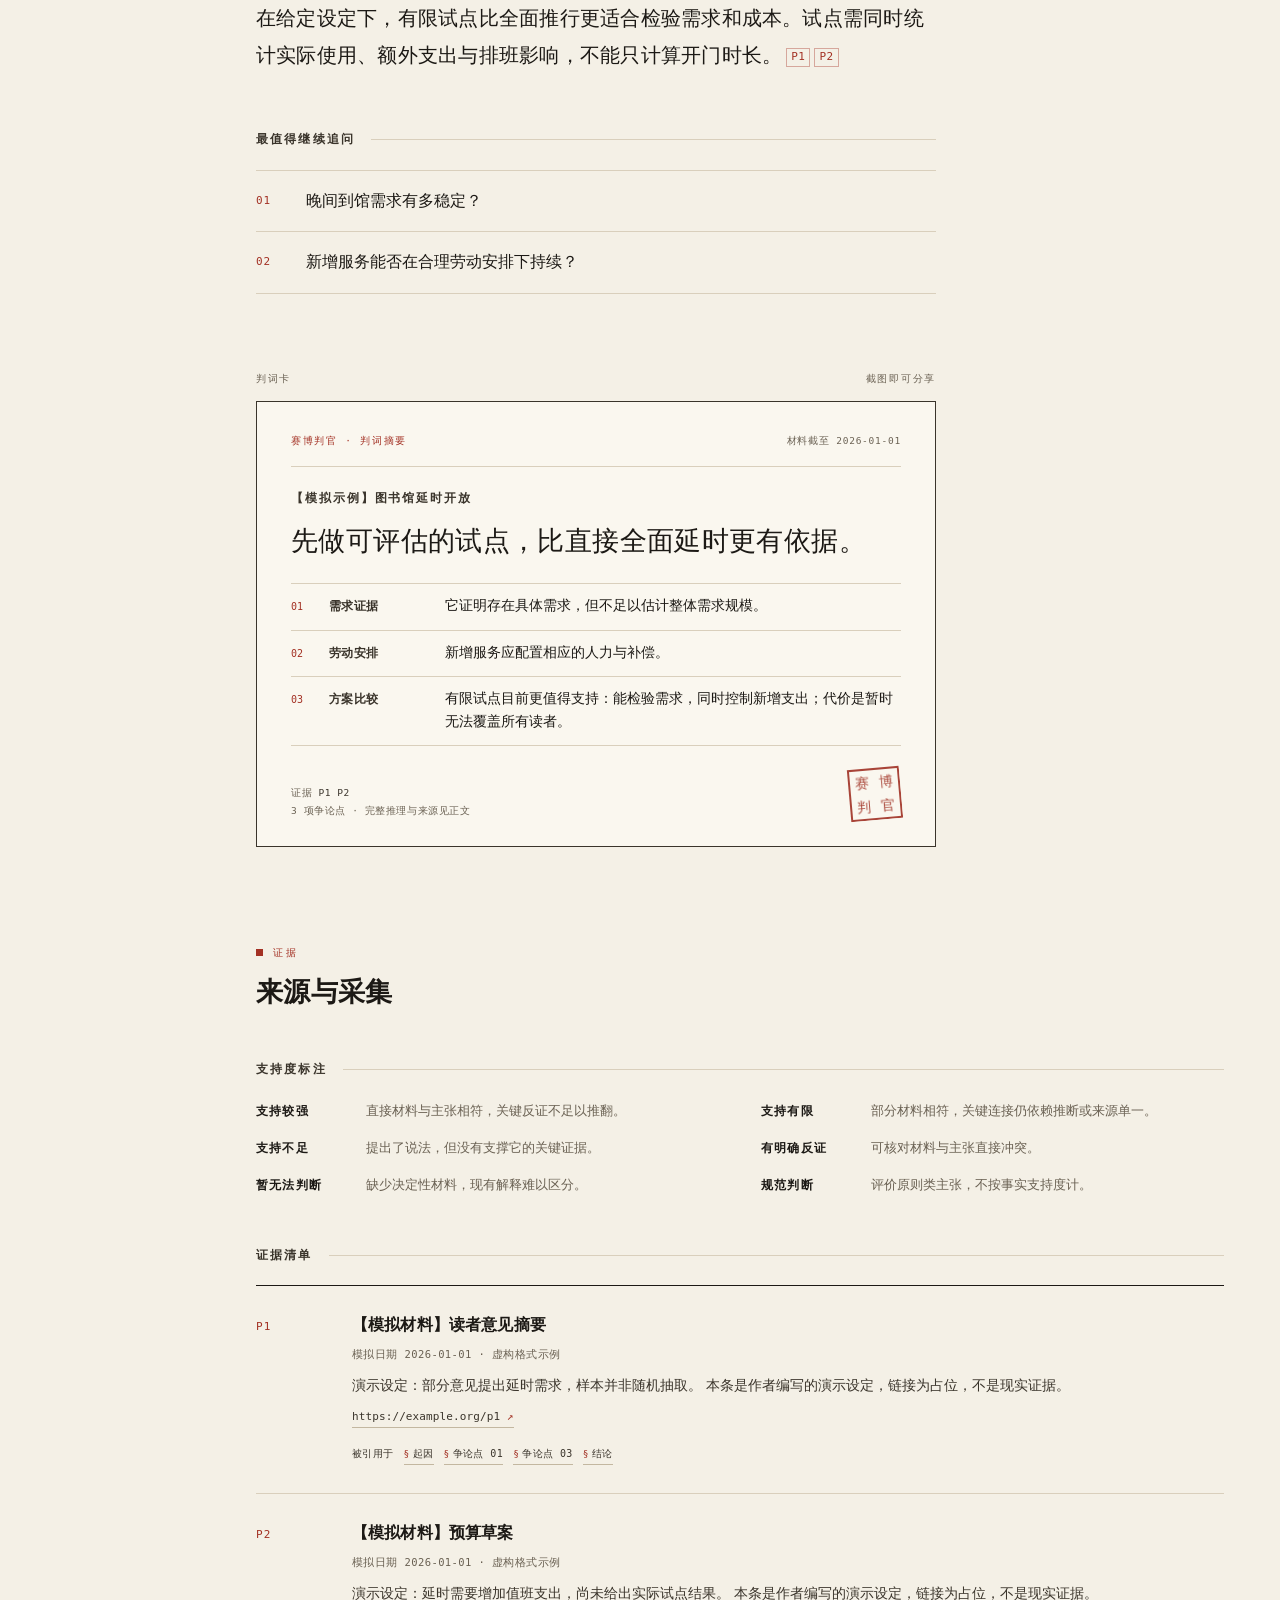
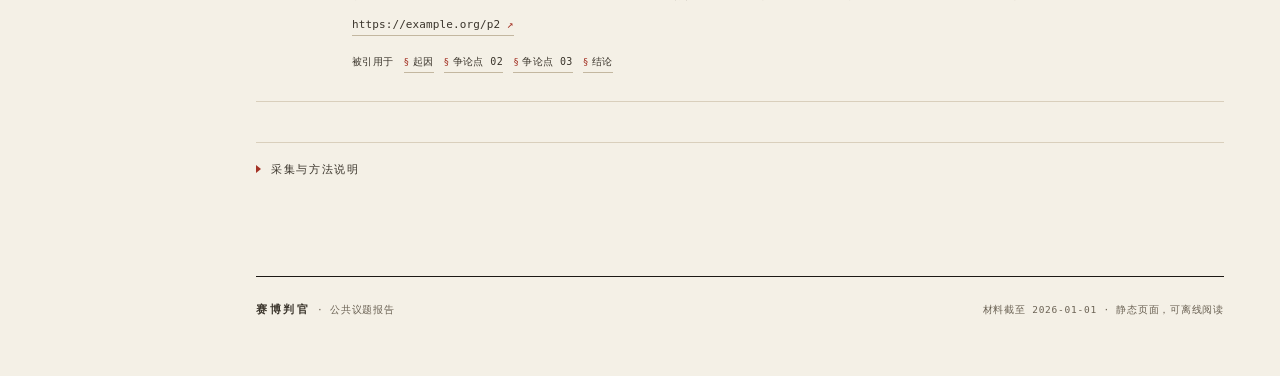
<file: examples/public-demo.html>
<!doctype html>
<html lang="zh-CN">
<head>
<meta charset="utf-8">
<meta name="viewport" content="width=device-width, initial-scale=1">
<meta name="color-scheme" content="light">
<title>【模拟示例】公共图书馆延时开放：怎样权衡便利与成本？ · 赛博判官</title>
<meta name="description" content="本页是虚构的公共议题格式示例，不包含现实政策建议。假设某图书馆计划延时开放，需要比较读者需求、劳动安排和预算。">
<meta name="generator" content="cyber-judge-template/1.0">
<link rel="icon" href="data:image/svg+xml,%3Csvg%20xmlns%3D%22http%3A%2F%2Fwww.w3.org%2F2000%2Fsvg%22%20viewBox%3D%220%200%2064%2064%22%3E%3Crect%20x%3D%225%22%20y%3D%225%22%20width%3D%2254%22%20height%3D%2254%22%20fill%3D%22none%22%20stroke%3D%22%23a33124%22%20stroke-width%3D%225%22%2F%3E%3Ctext%20x%3D%2232%22%20y%3D%2244%22%20font-size%3D%2232%22%20text-anchor%3D%22middle%22%20fill%3D%22%23a33124%22%20font-family%3D%22serif%22%3E%E5%88%A4%3C%2Ftext%3E%3C%2Fsvg%3E">
<style>
/* ==========================================================================
   赛博判官 · 热点议题报告模板
   设计母题：卷宗书脊 + 判词批注
   - 墨色书脊：固定左栏，承载刊名、争论点目录与阅读进度
   - 纸面正文：暖纸底、宋体判词、黑体记录
   - 朱批：只用于裁定、争论点编号、引用标签与印章
   - 页边批注：支持度刻度与理由，正文右侧对齐
   ========================================================================== */

/* ---------- tokens ---------- */
:root {
  --paper: #f4f0e6;
  --paper-2: #ece5d5;
  --paper-3: #faf7ef;
  --ink: #1c1915;
  --ink-2: #3a342b;
  --muted: #6a6153;
  --rule: #d9cfbc;
  --rule-2: #c3b7a0;
  --red: #a33124;
  --spine: #16130f;
  --spine-fg: #efe8d9;
  --spine-muted: #9a9182;

  --serif: "Songti SC", "STSong", "Source Han Serif SC", "Noto Serif SC", "SimSun", "Noto Serif CJK SC", serif;
  --sans: "Noto Sans SC", "PingFang SC", "Microsoft YaHei", "Microsoft YaHei UI", "Hiragino Sans GB", "Noto Sans CJK SC", "Segoe UI", sans-serif;
  --mono: "SF Mono", "Cascadia Mono", "JetBrains Mono", "Consolas", "DejaVu Sans Mono", monospace;

  --spine-w: 200px;
  --main-w: 680px;
  --note-w: 232px;
  --gap: 56px;
  --pad: 56px;

  --fs-body: 17px;
  --lh-body: 1.95;
}

/* ---------- reset ---------- */
*, *::before, *::after { box-sizing: border-box; }
html { -webkit-text-size-adjust: 100%; }
body {
  margin: 0;
  background: var(--paper);
  color: var(--ink);
  font-family: var(--sans);
  font-size: var(--fs-body);
  line-height: var(--lh-body);
  font-feature-settings: "kern" 1;
  text-rendering: optimizeSpeed;
  -webkit-font-smoothing: antialiased;
}
h1, h2, h3, h4, p, ul, ol, dl, dd, figure, blockquote { margin: 0; }
ul, ol { padding: 0; list-style: none; }
a { color: inherit; text-decoration: none; }
img, svg { display: block; max-width: 100%; }
i, em { font-style: normal; }
button { font: inherit; color: inherit; }

::selection { background: var(--red); color: var(--paper); }

:where(a, summary, button):focus-visible {
  outline: 2px solid var(--red);
  outline-offset: 3px;
  border-radius: 1px;
}
h2[tabindex="-1"]:focus-visible { outline: 2px solid var(--red); outline-offset: 6px; }

/* ---------- utility ---------- */
.mono { font-family: var(--mono); }
.visually-hidden {
  position: absolute; width: 1px; height: 1px; margin: -1px;
  padding: 0; overflow: hidden; clip: rect(0 0 0 0); white-space: nowrap; border: 0;
}
.skip {
  position: fixed; top: 8px; left: 8px; z-index: 100;
  padding: 10px 16px; background: var(--ink); color: var(--paper);
  font-size: 13px; transform: translateY(-160%);
}
.skip:focus {
  transform: none; background: var(--red); color: var(--paper);
  outline-color: var(--paper);
}
.spine :where(a, summary, button):focus-visible,
.topbar :where(a, summary, button):focus-visible { outline-color: #f2e4ca; }

/* ==========================================================================
   书脊
   ========================================================================== */
.spine {
  position: fixed; inset: 0 auto 0 0; z-index: 40;
  width: var(--spine-w);
  background: var(--spine);
  color: var(--spine-fg);
  overflow-y: auto;
  overscroll-behavior: contain;
}
.spine::after {
  content: ""; position: absolute; top: 0; right: 0;
  width: 2px; height: var(--progress, 0%);
  background: var(--red);
  transition: height .12s linear;
}
.spine-inner {
  min-height: 100%;
  display: flex; flex-direction: column;
  padding: 30px 26px 26px;
}
.spine-brand { display: flex; flex-direction: column; gap: 14px; }
.spine-kicker {
  font-family: var(--mono); font-size: 9px; letter-spacing: .34em;
  color: var(--spine-muted); text-transform: uppercase;
}
.spine-word {
  writing-mode: vertical-rl;
  font-family: var(--serif); font-size: 34px; line-height: 1.06;
  letter-spacing: .16em; color: var(--spine-fg);
  margin-top: 4px;
}
.spine-rule { height: 1px; background: rgba(239,232,217,.18); margin: 26px 0 18px; }
.spine-meta {
  font-family: var(--mono); font-size: 10px; line-height: 1.9;
  letter-spacing: .04em; color: var(--spine-muted);
}
.spine-meta b { color: var(--spine-fg); font-weight: 500; }
.spine-nav { margin-top: 4px; display: flex; flex-direction: column; }
.spine-nav a {
  display: grid; grid-template-columns: 22px 1fr; gap: 8px;
  padding: 7px 0; border-top: 1px solid rgba(239,232,217,.10);
  color: var(--spine-muted);
  font-size: 12px; line-height: 1.45; letter-spacing: .02em;
  transition: color .15s;
}
.spine-nav a:first-child { border-top: 0; }
.spine-nav a:hover { color: var(--spine-fg); }
.spine-nav .n {
  font-family: var(--mono); font-size: 9.5px; letter-spacing: .04em;
  padding-top: 2px; color: rgba(239,232,217,.42);
}
.spine-nav a[aria-current] { color: var(--spine-fg); }
.spine-nav a[aria-current] .n { color: #d4574a; }
.spine-nav a[aria-current] .t { position: relative; }
.spine-nav a[aria-current] .t::before {
  content: ""; position: absolute; left: -8px; top: .55em;
  width: 3px; height: 3px; background: #d4574a;
}
.spine-foot { margin-top: auto; padding-top: 30px; display: flex; align-items: flex-end; justify-content: space-between; gap: 12px; }
.spine-top {
  font-family: var(--mono); font-size: 9.5px; letter-spacing: .12em;
  color: var(--spine-muted); border-bottom: 1px solid rgba(239,232,217,.22); padding-bottom: 2px;
}
.spine-top:hover { color: var(--spine-fg); border-color: var(--spine-fg); }

/* 印章 */
.seal {
  --seal: 74px;
  width: var(--seal); height: var(--seal);
  border: 2px solid var(--red);
  color: var(--red);
  display: grid; grid-template-columns: 1fr 1fr; grid-template-rows: 1fr 1fr;
  place-items: center;
  font-family: var(--serif); font-size: calc(var(--seal) * .27); line-height: 1;
  letter-spacing: 0;
  transform: rotate(-5deg);
  opacity: .9;
  mix-blend-mode: multiply;
  user-select: none;
}
.seal.spine-seal {
  --seal: 42px;
  border-width: 1px;
  color: #c4574a; border-color: #c4574a;
  font-size: 12px; opacity: .85; transform: rotate(-6deg);
}

/* ==========================================================================
   页框
   ========================================================================== */
.page { margin-left: var(--spine-w); }
.wrap {
  max-width: calc(var(--main-w) + var(--gap) + var(--note-w) + var(--pad) * 2);
  margin: 0 auto;
  padding-left: var(--pad); padding-right: var(--pad);
}
.prose { max-width: var(--main-w); }

/* ---------- 顶栏 ---------- */
.toprail {
  display: flex; align-items: baseline; justify-content: space-between; gap: 20px;
  padding: 26px 0 14px;
  border-bottom: 1px solid var(--rule);
  font-family: var(--mono); font-size: 10.5px; letter-spacing: .06em;
  color: var(--muted);
}
.toprail .right { color: var(--ink-2); white-space: nowrap; }
.toprail .dot { color: var(--red); padding: 0 .5em; }

/* ==========================================================================
   首屏
   ========================================================================== */
.hero { padding-bottom: 8px; }
.hero-grid {
  display: grid;
  grid-template-columns: minmax(0, var(--main-w)) var(--note-w);
  column-gap: var(--gap);
  padding-top: 64px;
  align-items: start;
}
.case-head { min-width: 0; }
.case-subject {
  display: flex; align-items: center; gap: 12px;
  font-size: 13px; font-weight: 600; letter-spacing: .16em; line-height: 1.7;
  color: var(--ink-2);
}
.case-subject::before {
  content: ""; flex: none; width: 22px; height: 2px; background: var(--red);
}
.case-title {
  font-family: var(--serif); font-weight: 400;
  font-size: clamp(36px, 4.15vw, 58px);
  line-height: 1.16; letter-spacing: .008em;
  margin-top: 18px;
  text-wrap: balance;
}
.case-title .q-line { display: block; }
.case-title .q-line + .q-line { margin-top: .04em; }
.hero-verdict {
  margin-top: 40px;
  border-left: 3px solid var(--red);
  padding-left: 22px;
  max-width: 620px;
}
.hero-verdict .label {
  display: block;
  font-family: var(--mono); font-size: 10px; letter-spacing: .26em;
  color: var(--red); margin-bottom: 9px;
}
.hero-verdict p {
  font-family: var(--serif); font-size: 24px; line-height: 1.62;
  letter-spacing: .01em;
}
.hero-summary {
  margin-top: 30px; max-width: 610px;
  font-size: 16.5px; line-height: 1.92; color: var(--ink-2);
}
.hero-aside { display: flex; flex-direction: column; align-items: flex-end; gap: 22px; padding-top: 6px; }
.hero-stamp { align-self: flex-end; }
.hero-aside .aside-note {
  font-family: var(--mono); font-size: 9.5px; line-height: 1.9;
  letter-spacing: .05em; color: var(--muted); text-align: right;
}

/* ---------- 争论点索引 ---------- */
.issue-index {
  margin-top: 58px;
  border-top: 1px solid var(--ink);
  border-bottom: 1px solid var(--rule);
  display: grid; grid-template-columns: repeat(4, minmax(0, 1fr));
}
.issue-index a {
  display: flex; flex-direction: column; gap: 8px;
  padding: 18px 18px 20px 0;
  border-right: 1px solid var(--rule);
  min-width: 0;
  transition: background .15s;
}
.issue-index a:nth-child(4n), .issue-index a:last-child { border-right: 0; }
.issue-index a:not(:nth-child(4n+1)) { padding-left: 18px; }
.issue-index a:nth-child(n+5) { border-top: 1px solid var(--rule); }
.issue-index a:hover { background: rgba(28,25,21,.035); }
.issue-index .n {
  font-family: var(--mono); font-size: 10px; letter-spacing: .1em; color: var(--red);
}
.issue-index .t {
  font-size: 14px; font-weight: 500; line-height: 1.5; letter-spacing: .01em;
  color: var(--ink);
}
.issue-index a:hover .t { text-decoration: underline; text-underline-offset: 3px; text-decoration-thickness: 1px; }

/* ==========================================================================
   章节骨架
   ========================================================================== */
.sec { padding-top: 96px; }
.eyebrow {
  display: flex; align-items: center; gap: 10px;
  font-family: var(--mono); font-size: 10px; letter-spacing: .26em;
  color: var(--red); margin-bottom: 12px;
}
.eyebrow::before { content: ""; width: 7px; height: 7px; background: var(--red); flex: none; }
.sec-title {
  font-size: 27px; font-weight: 600; line-height: 1.4; letter-spacing: .01em;
  margin-bottom: 26px;
}
.sub-label {
  display: flex; align-items: center; gap: 16px;
  font-size: 12px; font-weight: 600; letter-spacing: .18em; color: var(--ink-2);
  margin: 46px 0 18px;
}
.sub-label::after { content: ""; flex: 1; height: 1px; background: var(--rule); }

/* ---------- 正文 ---------- */
.body-text {
  font-size: var(--fs-body); line-height: var(--lh-body);
  color: var(--ink);
  max-width: var(--main-w);
}
.body-text + .body-text { margin-top: 1.05em; }

/* ---------- 时间线 ---------- */
.timeline { max-width: var(--main-w); border-top: 1px solid var(--rule); }
.timeline li {
  display: grid; grid-template-columns: 148px minmax(0, 1fr);
  gap: 24px;
  padding: 20px 0 22px;
  border-bottom: 1px solid var(--rule);
}
.t-date {
  font-family: var(--mono); font-size: 12px; line-height: 1.7;
  letter-spacing: .02em; color: var(--ink-2);
  padding-top: 2px;
  overflow-wrap: anywhere;
}
.t-date::before {
  content: ""; display: inline-block; width: 6px; height: 6px;
  background: var(--red); margin-right: 9px; vertical-align: 1px;
}
.t-title { font-size: 15px; font-weight: 600; letter-spacing: .02em; }
.t-text { font-size: 15px; line-height: 1.85; color: var(--ink-2); margin-top: 6px; }
.t-text .cite { margin-left: 3px; }

/* ---------- 各方角色 ---------- */
.actors {
  display: grid; grid-template-columns: repeat(4, minmax(0, 1fr));
  border-top: 1px solid var(--rule);
}
.actors li {
  padding: 18px 22px 6px 0;
  border-right: 1px solid var(--rule);
  min-width: 0;
}
.actors li:last-child { border-right: 0; }
.actors li:not(:first-child) { padding-left: 22px; }
.actor-name {
  display: block;
  font-family: var(--serif); font-size: 18px; line-height: 1.5; letter-spacing: .02em;
}
.actor-role {
  display: block; margin-top: 8px;
  font-size: 13px; line-height: 1.75; color: var(--muted);
}

/* ==========================================================================
   争论点
   ========================================================================== */
.issue { padding-top: 104px; scroll-margin-top: 24px; }
.issue:first-of-type { padding-top: 88px; }
.issue-bar { display: flex; align-items: center; gap: 12px; }
.issue-kicker {
  font-family: var(--mono); font-size: 10px; letter-spacing: .26em; color: var(--red);
}
.issue-num {
  font-family: var(--mono); font-size: 12px; letter-spacing: .04em;
  color: var(--paper); background: var(--red);
  padding: 3px 8px 2px; line-height: 1.2;
}
.issue-bar .line { flex: 1; height: 1px; background: var(--rule-2); }
.issue-q {
  font-family: var(--serif); font-weight: 400;
  font-size: clamp(26px, 2.7vw, 34px); line-height: 1.46; letter-spacing: .012em;
  margin-top: 20px; max-width: 780px;
}
.verdict {
  margin-top: 30px; border-left: 3px solid var(--red); padding-left: 22px;
  max-width: 660px;
}
.verdict .label {
  display: block;
  font-family: var(--mono); font-size: 10px; letter-spacing: .26em; color: var(--red);
  margin-bottom: 8px;
}
.verdict p {
  font-family: var(--serif); font-size: 21px; line-height: 1.72; letter-spacing: .012em;
}

/* ---------- 论点：正文 + 页边批注 ---------- */
.duo {
  display: grid;
  grid-template-columns: minmax(0, var(--main-w)) var(--note-w);
  column-gap: var(--gap);
  align-items: start;
}
.claims { margin-top: 34px; }
.claim { padding-top: 26px; }
.claim + .claim { border-top: 1px solid var(--rule); margin-top: 26px; }
.speaker {
  display: flex; align-items: center; gap: 9px;
  font-size: 12.5px; font-weight: 600; letter-spacing: .1em; color: var(--ink-2);
  margin-bottom: 9px;
}
.speaker::before { content: ""; width: 6px; height: 6px; background: var(--ink); flex: none; }
.claim-text {
  font-size: 18.5px; line-height: 1.85; letter-spacing: .012em; color: var(--ink);
  max-width: 34em;
}
.claim-note { padding-top: 26px; }
.support { display: flex; flex-wrap: wrap; align-items: center; gap: 9px; }
.bars { display: inline-flex; gap: 3px; }
.bars i {
  width: 7px; height: 7px; border: 1px solid var(--rule-2); background: transparent;
  display: block;
}
.bars i.on { background: var(--ink); border-color: var(--ink); }
.support-mark {
  width: 9px; height: 9px; display: block; flex: none;
  border: 1px solid var(--ink); transform: rotate(45deg);
}
.support-mark.cross {
  transform: none; border: 0;
  background:
    linear-gradient(45deg, transparent 44%, var(--red) 44%, var(--red) 56%, transparent 56%),
    linear-gradient(-45deg, transparent 44%, var(--red) 44%, var(--red) 56%, transparent 56%);
}
.support-mark.open { border-style: dashed; transform: none; }
.support-label {
  font-size: 12px; font-weight: 600; letter-spacing: .12em; color: var(--ink);
}
.support-reason {
  margin-top: 9px;
  font-size: 13px; line-height: 1.8; color: var(--muted);
}

/* ---------- 理由 ---------- */
.reasoning { margin-top: 42px; max-width: var(--main-w); }
.reasoning .sub-label { margin-top: 0; }
.reasoning-body {
  border-left: 2px solid var(--ink);
  padding-left: 26px;
}
.reasoning-body p { font-size: var(--fs-body); line-height: var(--lh-body); }
.reasoning-body p + p { margin-top: 1em; }

/* ---------- 判官短评 ---------- */
.roast {
  margin-top: 44px; max-width: calc(var(--main-w) + var(--note-w) + var(--gap));
  background: var(--paper-2);
  border-top: 1px solid var(--rule-2);
  border-bottom: 1px solid var(--rule-2);
  padding: 24px 30px 26px;
  position: relative;
}
.roast::before {
  content: ""; position: absolute; left: 0; top: -1px; bottom: -1px; width: 3px; background: var(--red);
}
.roast .label {
  display: flex; align-items: center; gap: 8px;
  font-family: var(--mono); font-size: 10px; letter-spacing: .26em; color: var(--red);
}
.roast .label::after { content: ""; width: 5px; height: 5px; background: var(--red); border-radius: 50%; }
.roast p {
  margin-top: 10px;
  font-family: var(--serif); font-size: 22px; line-height: 1.72; letter-spacing: .014em;
}

/* ==========================================================================
   结论
   ========================================================================== */
.conclusion-body { max-width: var(--main-w); }
.conclusion-body p {
  font-family: var(--serif); font-size: 20px; line-height: 1.86; letter-spacing: .012em;
}
.conclusion-body p + p { margin-top: 1.1em; }
.questions { margin-top: 54px; max-width: var(--main-w); }
.questions li {
  display: grid; grid-template-columns: 34px 1fr; gap: 16px;
  padding: 16px 0; border-top: 1px solid var(--rule);
  font-size: 16px; line-height: 1.8;
}
.questions li:last-child { border-bottom: 1px solid var(--rule); }
.questions .qn {
  font-family: var(--mono); font-size: 11px; letter-spacing: .08em; color: var(--red); padding-top: 4px;
}

/* ==========================================================================
   判词卡
   ========================================================================== */
.share { margin-top: 76px; max-width: var(--main-w); }
.share-cap {
  display: flex; align-items: baseline; justify-content: space-between; gap: 16px;
  font-family: var(--mono); font-size: 9.5px; letter-spacing: .18em; color: var(--muted);
  margin-bottom: 12px;
}
.share-card {
  background: var(--paper-3);
  border: 1px solid var(--ink-2);
  padding: 30px 34px 26px;
  position: relative;
}
.card-top {
  display: flex; align-items: baseline; justify-content: space-between; gap: 16px;
  font-family: var(--mono); font-size: 9.5px; letter-spacing: .18em; color: var(--red);
  padding-bottom: 16px; border-bottom: 1px solid var(--rule);
}
.card-top .date { color: var(--muted); letter-spacing: .08em; }
.card-case {
  font-size: 12px; font-weight: 600; letter-spacing: .16em; color: var(--ink-2);
  margin-top: 20px;
}
.card-headline {
  font-family: var(--serif); font-weight: 400;
  font-size: 27px; line-height: 1.5; letter-spacing: .014em;
  margin-top: 10px; padding-right: 26px;
}
.card-rows { margin-top: 22px; border-top: 1px solid var(--rule); }
.card-rows li {
  display: grid; grid-template-columns: 26px 104px minmax(0, 1fr); gap: 12px;
  padding: 11px 0; border-bottom: 1px solid var(--rule);
  align-items: baseline;
}
.card-rows .n { font-family: var(--mono); font-size: 10px; color: var(--red); }
.card-rows .k { font-size: 12px; font-weight: 600; letter-spacing: .04em; color: var(--ink-2); }
.card-rows .v { font-size: 13.5px; line-height: 1.7; color: var(--ink); }
.card-foot {
  display: flex; align-items: flex-end; justify-content: space-between; gap: 18px;
  margin-top: 22px;
}
.card-foot .meta { font-family: var(--mono); font-size: 9.5px; line-height: 1.9; letter-spacing: .06em; color: var(--muted); }
.card-foot .meta b { color: var(--ink-2); font-weight: 500; }
.card-seal { --seal: 52px; flex: none; }

/* ==========================================================================
   证据
   ========================================================================== */
.legend { display: grid; grid-template-columns: repeat(2, minmax(0, 1fr)); gap: 14px 42px; margin: 8px 0 34px; }
.legend div { display: grid; grid-template-columns: 96px 1fr; gap: 14px; align-items: baseline; }
.legend dt, .legend .k { font-size: 12px; font-weight: 600; letter-spacing: .1em; }
.legend .d { font-size: 13px; line-height: 1.7; color: var(--muted); }

.sources { max-width: calc(var(--main-w) + var(--note-w) + var(--gap)); border-top: 1px solid var(--ink); }
.source {
  display: grid; grid-template-columns: 74px minmax(0, 1fr);
  gap: 22px;
  padding: 26px 0 28px;
  border-bottom: 1px solid var(--rule);
  scroll-margin-top: 28px;
}
.source:target { animation: flash 1.6s ease-out 1; }
@keyframes flash {
  0% { background: rgba(163,49,36,.10); }
  100% { background: transparent; }
}
.src-id {
  font-family: var(--mono); font-size: 11px; letter-spacing: .1em; color: var(--red);
  padding-top: 4px;
}
.src-title { font-size: 16px; font-weight: 600; line-height: 1.6; letter-spacing: .01em; }
.src-meta {
  margin-top: 6px;
  font-family: var(--mono); font-size: 10.5px; letter-spacing: .04em; color: var(--muted);
}
.src-note { margin-top: 10px; font-size: 13.5px; line-height: 1.8; color: var(--ink-2); }
.src-url {
  display: inline-block; margin-top: 10px;
  font-family: var(--mono); font-size: 11px; line-height: 1.7; letter-spacing: .01em;
  color: var(--ink-2);
  border-bottom: 1px solid var(--rule-2);
  overflow-wrap: anywhere; word-break: break-all;
}
.src-url:hover { color: var(--red); border-color: var(--red); }
.src-url .ext { color: var(--red); }
.src-refs {
  margin-top: 12px; display: flex; flex-wrap: wrap; align-items: baseline; gap: 6px 10px;
  font-family: var(--mono); font-size: 10px; letter-spacing: .04em; color: var(--muted);
}
.src-refs .k { color: var(--ink-2); }
.src-refs a { color: var(--ink-2); border-bottom: 1px solid var(--rule-2); padding-bottom: 1px; }
.src-refs a::before { content: "§"; color: var(--red); margin-right: 3px; font-size: 9.5px; }
.src-refs a:hover { color: var(--red); border-color: var(--red); }

.method { margin-top: 40px; max-width: calc(var(--main-w) + var(--note-w) + var(--gap)); border-top: 1px solid var(--rule); }
.method summary {
  cursor: pointer; list-style: none; padding: 16px 0;
  font-family: var(--mono); font-size: 10.5px; letter-spacing: .16em; color: var(--ink-2);
  display: flex; align-items: center; gap: 10px;
}
.method summary::-webkit-details-marker { display: none; }
.method summary::before {
  content: ""; width: 0; height: 0; flex: none;
  border-left: 5px solid var(--red); border-top: 4px solid transparent; border-bottom: 4px solid transparent;
  transition: transform .15s;
}
.method[open] summary::before { transform: rotate(90deg); }
.method summary:hover { color: var(--red); }
.method-body { padding: 4px 0 20px; font-size: 14px; line-height: 1.9; color: var(--ink-2); max-width: 760px; }

/* ==========================================================================
   页脚
   ========================================================================== */
.foot {
  margin-top: 80px; padding: 22px 0 56px;
  border-top: 1px solid var(--ink);
  display: flex; align-items: baseline; justify-content: space-between; gap: 20px;
  font-family: var(--mono); font-size: 9.5px; letter-spacing: .08em; color: var(--muted);
}
.foot .mark { font-family: var(--sans); font-weight: 600; letter-spacing: .24em; color: var(--ink-2); font-size: 11px; }

/* ---------- 引用标签 ---------- */
.cite {
  display: inline-block;
  font-family: var(--mono); font-size: .55em; line-height: 1.5;
  letter-spacing: .04em;
  color: var(--red);
  border: 1px solid rgba(163,49,36,.38);
  padding: 0 4px;
  margin-left: 4px;
  vertical-align: .18em;
  white-space: nowrap;
  transition: background .12s, color .12s;
}
.cite:hover, .cite:focus-visible { background: var(--red); color: var(--paper); border-color: var(--red); }

/* ---------- 返回原处 ---------- */
.back-pill {
  position: fixed; left: 50%; bottom: 26px; transform: translate(-50%, 12px);
  z-index: 50; display: none; align-items: center; gap: 10px;
  padding: 11px 20px;
  background: var(--ink); color: var(--paper);
  font-size: 12.5px; letter-spacing: .04em;
  border: 0; cursor: pointer;
  box-shadow: 0 6px 24px rgba(28,25,21,.22);
  opacity: 0; transition: opacity .18s, transform .18s;
}
.back-pill[data-show] { display: flex; opacity: 1; transform: translate(-50%, 0); }
.back-pill .k { font-family: var(--mono); font-size: 9.5px; letter-spacing: .16em; color: #d4574a; }

/* ==========================================================================
   移动端
   ========================================================================== */
.topbar { display: none; }
.toc-panel { display: none; }

@media (max-width: 1220px) {
  :root { --spine-w: 172px; --main-w: 640px; --note-w: 210px; --gap: 40px; --pad: 40px; }
  .spine-inner { padding: 26px 20px 22px; }
  .spine-word { font-size: 30px; }
  .actors { grid-template-columns: repeat(2, minmax(0, 1fr)); }
  .actors li:nth-child(2) { border-right: 0; }
  .actors li:nth-child(n+3) { border-top: 1px solid var(--rule); padding-top: 18px; }
}

@media (max-width: 1020px) {
  :root { --spine-w: 0px; --pad: 40px; }
  .spine { display: none; }
  .page { margin-left: 0; }
  .topbar {
    display: flex; align-items: center; gap: 14px;
    position: sticky; top: 0; z-index: 45;
    background: var(--spine); color: var(--spine-fg);
    padding: 12px var(--pad);
    font-size: 13px;
  }
  .topbar::after {
    content: ""; position: absolute; left: 0; right: auto; bottom: 0;
    width: var(--progress, 0%); height: 2px; background: var(--red);
  }
  .tb-mark { font-weight: 600; letter-spacing: .22em; font-size: 13px; }
  .toprail { display: none; }
  .tb-meta { font-family: var(--mono); font-size: 9.5px; letter-spacing: .04em; color: var(--spine-muted); white-space: nowrap; }
  .toc-btn {
    margin-left: auto;
    font-family: var(--mono); font-size: 10px; letter-spacing: .16em;
    border: 1px solid rgba(239,232,217,.3); padding: 5px 10px;
    color: var(--spine-fg);
  }
  .toc-btn:hover { border-color: var(--spine-fg); }
  .toc-panel { display: none; }
  .toc-panel:target, .toc-panel.open {
    display: block;
    position: fixed; inset: 56px 0 0 0; z-index: 60;
    background: var(--paper); color: var(--ink);
    overflow-y: auto; overscroll-behavior: contain;
    border-top: 1px solid var(--rule);
  }
  .toc-head {
    display: flex; align-items: baseline; justify-content: space-between;
    padding: 14px var(--pad) 12px;
    font-family: var(--mono); font-size: 10px; letter-spacing: .2em; color: var(--muted);
    border-bottom: 1px solid var(--rule);
  }
  .toc-close { color: var(--ink-2); border-bottom: 1px solid var(--rule-2); padding-bottom: 1px; }
  .toc-list a {
    display: grid; grid-template-columns: 26px 1fr; gap: 10px;
    padding: 14px var(--pad); font-size: 14px; border-bottom: 1px solid var(--rule);
  }
  .toc-list .n { font-family: var(--mono); font-size: 9.5px; color: var(--red); padding-top: 4px; }
  .duo { display: block; }
  .claim-note { padding-top: 12px; }
  .claim-text { font-size: 18px; }
  [data-nav], .source { scroll-margin-top: 74px; }
  .hero-grid { grid-template-columns: minmax(0, 1fr); }
  .hero-aside { display: none; }
  .case-title { font-size: clamp(34px, 6vw, 52px); }
  .issue-q { font-size: clamp(25px, 4.2vw, 32px); }
}

@media (max-width: 760px) {
  :root { --pad: 22px; --fs-body: 16.5px; }
  .hero-grid { padding-top: 38px; }
  .case-subject { font-size: 11.5px; letter-spacing: .1em; }
  .case-title { font-size: clamp(27px, 7.4vw, 40px); line-height: 1.22; margin-top: 14px; letter-spacing: .01em; }
  .hero-verdict { margin-top: 28px; padding-left: 16px; }
  .hero-verdict p { font-size: 20px; }
  .hero-summary { margin-top: 22px; font-size: 15.5px; line-height: 1.9; }
  .issue-index { grid-template-columns: repeat(2, minmax(0, 1fr)); margin-top: 38px; }
  .issue-index a { padding: 14px 14px 16px 0; border: 0; border-right: 1px solid var(--rule); }
  .issue-index a:nth-child(2n) { border-right: 0; }
  .issue-index a:nth-child(n+3) { border-top: 1px solid var(--rule); }
  .issue-index a:nth-child(odd) { padding-left: 0; }
  .issue-index a:nth-child(even) { padding-left: 16px; }
  .issue-index .t { font-size: 13.5px; }
  .sec { padding-top: 64px; }
  .sec-title { font-size: 22px; margin-bottom: 20px; }
  .sub-label { margin-top: 34px; font-size: 11px; letter-spacing: .14em; }
  .timeline li { grid-template-columns: 1fr; gap: 6px; padding: 16px 0 18px; }
  .t-date { padding-top: 0; }
  .actors { grid-template-columns: 1fr; }
  .actors li { border-right: 0; padding: 14px 0 2px; }
  .actors li:not(:first-child) { padding-left: 0; }
  .actors li:nth-child(n+2) { border-top: 1px solid var(--rule); padding-top: 14px; }
  .actor-role { margin-top: 4px; }
  .issue { padding-top: 68px; }
  .issue:first-of-type { padding-top: 60px; }
  .issue-q { font-size: clamp(24px, 6.6vw, 30px); line-height: 1.42; margin-top: 16px; }
  .verdict { margin-top: 22px; padding-left: 16px; }
  .verdict p { font-size: 18px; line-height: 1.75; }
  .claim-text { font-size: 17px; line-height: 1.8; }
  .claim-note { border-left: 2px solid var(--rule); padding-left: 14px; margin-top: 14px; padding-top: 0; }
  .support-reason { font-size: 12.5px; line-height: 1.75; }
  .reasoning { margin-top: 34px; }
  .reasoning-body { padding-left: 18px; }
  .roast { margin-top: 34px; padding: 20px 18px 22px; }
  .roast p { font-size: 19.5px; line-height: 1.7; }
  .conclusion-body p { font-size: 18px; line-height: 1.85; }
  .questions { margin-top: 40px; }
  .questions li { font-size: 15px; grid-template-columns: 26px 1fr; gap: 10px; }
  .share { margin-top: 52px; }
  .share-card { padding: 22px 18px 20px; }
  .card-headline { font-size: 22px; padding-right: 0; }
  .card-rows li { grid-template-columns: 22px 90px minmax(0, 1fr); gap: 8px; }
  .card-rows .v { font-size: 12.5px; }
  .card-seal { --seal: 42px; }
  .legend { grid-template-columns: 1fr; gap: 10px; }
  .legend div { grid-template-columns: 84px 1fr; gap: 10px; }
  .source { grid-template-columns: 46px minmax(0, 1fr); gap: 14px; padding: 20px 0 22px; }
  .foot { flex-direction: column; align-items: flex-start; gap: 8px; margin-top: 56px; }
  .back-pill { bottom: 18px; padding: 10px 16px; font-size: 12px; }
}

@media (max-width: 400px) {
  :root { --pad: 17px; }
  .card-rows li { grid-template-columns: 22px 1fr; }
  .card-rows .k { grid-column: 2; }
  .card-rows .v { grid-column: 2; }
}

/* ==========================================================================
   动效偏好
   ========================================================================== */
@media (prefers-reduced-motion: reduce) {
  html { scroll-behavior: auto; }
  *, *::before, *::after {
    animation-duration: .001ms !important;
    animation-iteration-count: 1 !important;
    transition-duration: .001ms !important;
  }
}

/* ==========================================================================
   打印
   ========================================================================== */
@page { size: A4; margin: 17mm 15mm 18mm; }

@media print {
  :root {
    --paper: #fff; --paper-2: #f4f2ee; --paper-3: #fff;
    --ink: #000; --ink-2: #1a1a1a; --muted: #3a3a3a;
    --rule: #c8c8c8; --rule-2: #999; --red: #7d1a11;
    --fs-body: 10.5pt;
  }
  html { scroll-behavior: auto; }
  body { background: #fff; color: #000; font-size: 10.5pt; line-height: 1.7; }
  .spine, .topbar, .issue-index, .back-pill, .share-cap, .skip, .method summary::before { display: none !important; }
  .toc-panel { display: none !important; }
  .page { margin-left: 0; }
  .wrap { max-width: none; padding: 0; }
  .prose, .body-text, .timeline, .actors, .reasoning, .questions, .conclusion-body, .duo { max-width: none; }
  .duo { display: block; }
  .claim-note { padding-top: 6px; }
  .support-reason { max-width: 130mm; }
  .hero-grid { grid-template-columns: 1fr; padding-top: 0; }
  .hero-aside { display: none; }
  .case-title { font-size: 25pt; line-height: 1.25; margin-top: 10pt; }
  .hero-verdict { margin-top: 14pt; }
  .hero-verdict p { font-size: 13pt; }
  .hero-summary { font-size: 10.5pt; margin-top: 10pt; }
  .sec { padding-top: 16mm; }
  .sec-title { font-size: 17pt; margin-bottom: 6mm; }
  .eyebrow { font-size: 8pt; }
  .issue { padding-top: 14mm; break-inside: auto; }
  .issue-q { font-size: 16pt; margin-top: 8pt; max-width: none; }
  .verdict { margin-top: 10pt; }
  .verdict p { font-size: 12pt; }
  .claim-text { font-size: 11.5pt; max-width: none; }
  .roast { margin-top: 8mm; background: #f4f2ee !important; padding: 12pt 14pt; max-width: none; break-inside: avoid; }
  .roast p { font-size: 13pt; }
  .conclusion-body p { font-size: 12pt; }
  .share-card { max-width: none; break-inside: auto; }
  .card-rows li { break-inside: avoid; }
  .card-headline { font-size: 15pt; }
  .sources, .method { max-width: none; }
  .source { break-inside: avoid; }
  .src-url { word-break: break-all; }
  details > *:not(summary) { display: block !important; }
  .method summary {
    display: block !important; font-family: var(--sans); font-size: 9.5pt;
    font-weight: 600; letter-spacing: .06em; color: #000; padding: 5mm 0 2mm;
  }
  .method summary::before { display: none !important; }
  h1, h2, h3 { break-after: avoid; }
  .claim, .verdict, .questions li, .legend div { break-inside: avoid; }
  .foot { margin-top: 12mm; padding-bottom: 0; }
  a { color: #000; }
  .cite { border-color: #999; color: #000; vertical-align: baseline; font-size: 8pt; }
}

</style>
</head>
<body id="top">
<a class="skip" href="#main">跳到正文</a>
<button class="back-pill" type="button" aria-label="返回刚才的阅读位置"><span class="k">返回</span>刚才的位置</button>

<aside class="spine" aria-label="报告信息与目录">
  <div class="spine-inner">
    <div class="spine-brand">
      <span class="spine-kicker">Cyber Judge</span>
      <span class="spine-word">赛博判官</span>
    </div>
    <div class="spine-rule" aria-hidden="true"></div>
    <div class="spine-meta">公共议题<br>材料截至 <b>2026-01-01</b><br>3 项争论点 · 2 件证据</div>
    <nav class="spine-nav" aria-label="本页目录">
      <a href="#facts" data-nav="facts"><span class="n">00</span><span class="t">事实</span></a>
      <a href="#issue-demand" data-nav="issue-demand"><span class="n">01</span><span class="t">需求证据</span></a>
      <a href="#issue-labor" data-nav="issue-labor"><span class="n">02</span><span class="t">劳动安排</span></a>
      <a href="#issue-options" data-nav="issue-options"><span class="n">03</span><span class="t">方案比较</span></a>
      <a href="#conclusion" data-nav="conclusion"><span class="n">04</span><span class="t">结论</span></a>
      <a href="#sources" data-nav="sources"><span class="n">05</span><span class="t">证据</span></a>
    </nav>
    <div class="spine-foot">
      <a class="spine-top" href="#top">↑ 页首</a>
    </div>
  </div>
</aside>

<header class="topbar">
  <a class="tb-mark" href="#top">赛博判官</a>
  <span class="tb-meta">材料截至 2026-01-01</span>
  <a class="toc-btn" href="#toc-panel" aria-controls="toc-panel">目录</a>
</header>

<nav class="toc-panel" id="toc-panel" aria-label="本页目录">
  <div class="toc-head"><span>目录</span><a class="toc-close" href="#top">关闭</a></div>
  <div class="toc-list">
    <a href="#facts" data-nav="facts"><span class="n">00</span><span class="t">事实</span></a>
      <a href="#issue-demand" data-nav="issue-demand"><span class="n">01</span><span class="t">需求证据</span></a>
      <a href="#issue-labor" data-nav="issue-labor"><span class="n">02</span><span class="t">劳动安排</span></a>
      <a href="#issue-options" data-nav="issue-options"><span class="n">03</span><span class="t">方案比较</span></a>
      <a href="#conclusion" data-nav="conclusion"><span class="n">04</span><span class="t">结论</span></a>
      <a href="#sources" data-nav="sources"><span class="n">05</span><span class="t">证据</span></a>
  </div>
</nav>

<div class="page">
  <div class="wrap">
    <main id="main">
    <header class="hero">
    <div class="toprail">
      <div class="left">公共议题 · 公开材料分析</div>
      <div class="right">材料截至 2026-01-01<span class="dot">/</span>3 项争论点<span class="dot">/</span>2 件证据</div>
    </div>
    <div class="hero-grid">
      <div class="case-head">
        <h1 class="case-title">
          <span class="case-subject">【模拟示例】图书馆延时开放</span>
          <span class="q-line">多开两小时，</span>
          <span class="q-line">成本由谁承担？</span>
        </h1>
        <div class="hero-verdict">
          <span class="label">核心判断</span>
          <p>先做可评估的试点，比直接全面延时更有依据。</p>
        </div>
        <p class="hero-summary">本页是虚构的公共议题格式示例，不包含现实政策建议。假设某图书馆计划延时开放，需要比较读者需求、劳动安排和预算。</p>
      </div>
      <aside class="hero-aside" aria-hidden="true">
        <div class="seal hero-stamp"><span>赛</span><span>博</span><span>判</span><span>官</span></div>
      </aside>
    </div>
    <nav class="issue-index" aria-label="争论点索引">
      <a href="#issue-demand"><span class="n">01</span><span class="t">需求证据</span></a>
      <a href="#issue-labor"><span class="n">02</span><span class="t">劳动安排</span></a>
      <a href="#issue-options"><span class="n">03</span><span class="t">方案比较</span></a>
    </nav>
  </header>

    <section class="sec" id="facts" data-nav="facts" aria-labelledby="facts-h">
    <div class="eyebrow">事实</div>
    <h2 class="sec-title" id="facts-h">起因与经过</h2>
    <div class="prose">
      <p class="body-text">模拟设定：一份读者意见汇总提出晚间需求，预算草案列出延时所需增加的值班支出，但没有完整的晚间客流数据。<a class="cite" id="c1" href="#source-P1" title="证据 P1：【模拟材料】读者意见摘要（模拟日期 2026-01-01）" aria-label="证据 P1：【模拟材料】读者意见摘要（模拟日期 2026-01-01）">P1</a><a class="cite" id="c2" href="#source-P2" title="证据 P2：【模拟材料】预算草案（模拟日期 2026-01-01）" aria-label="证据 P2：【模拟材料】预算草案（模拟日期 2026-01-01）">P2</a></p>
    </div>
    
    <h3 class="sub-label">各方角色</h3>
    <ul class="actors">
      <li>
        <span class="actor-name">模拟读者</span>
        <span class="actor-role">希望下班后有更多到馆时间。</span>
      </li>
      <li>
        <span class="actor-name">模拟工作人员</span>
        <span class="actor-role">关心排班、工作时长与补偿。</span>
      </li>
      <li>
        <span class="actor-name">模拟管理方</span>
        <span class="actor-role">统筹服务、预算和试点评估。</span>
      </li>
    </ul>
  </section>

    <section class="issue" id="issue-demand" data-nav="issue-demand" aria-labelledby="q-demand">
    <div class="issue-bar">
      <span class="issue-kicker">争论点</span>
      <span class="issue-num">01</span>
      <span class="line" aria-hidden="true"></span>
    </div>
    <h2 class="issue-q" id="q-demand">意见征集足以证明普遍需求吗？</h2>
    <div class="verdict">
      <span class="label">裁定</span>
      <p>它证明存在具体需求，但不足以估计整体需求规模。</p>
    </div>
    <div class="claims">
      <h3 class="sub-label">各方论点与支持度</h3>
      <div class="duo claim">
  <div class="claim-main">
    <p class="speaker">模拟支持者</p>
    <p class="claim-text">读者留言说明延时开放有需求。<a class="cite" id="c3" href="#source-P1" title="证据 P1：【模拟材料】读者意见摘要（模拟日期 2026-01-01）" aria-label="证据 P1：【模拟材料】读者意见摘要（模拟日期 2026-01-01）">P1</a></p>
  </div>
  <div class="claim-note">
    <div class="support" data-support="支持有限">
      <span class="bars" aria-hidden="true"><i class="on"></i><i class="on"></i><i class=""></i></span><span class="support-label" title="支持有限：部分材料相符，关键连接仍依赖推断或来源单一。">支持有限</span>
    </div>
    <p class="support-reason">意见能够发现需求，非随机样本难以估计比例。</p>
  </div>
</div>
    </div>
    <div class="reasoning">
      <h3 class="sub-label">为什么这样判断</h3>
      <div class="reasoning-body">
        <p>方案设计应先理解哪些读者需要服务，再用试点客流检验规模。<a class="cite" id="c4" href="#source-P1" title="证据 P1：【模拟材料】读者意见摘要（模拟日期 2026-01-01）" aria-label="证据 P1：【模拟材料】读者意见摘要（模拟日期 2026-01-01）">P1</a></p>
      </div>
    </div>
    
  </section>

    <section class="issue" id="issue-labor" data-nav="issue-labor" aria-labelledby="q-labor">
    <div class="issue-bar">
      <span class="issue-kicker">争论点</span>
      <span class="issue-num">02</span>
      <span class="line" aria-hidden="true"></span>
    </div>
    <h2 class="issue-q" id="q-labor">服务便利应如何与工作条件权衡？</h2>
    <div class="verdict">
      <span class="label">裁定</span>
      <p>新增服务应配置相应的人力与补偿。</p>
    </div>
    <div class="claims">
      <h3 class="sub-label">各方论点与支持度</h3>
      <div class="duo claim">
  <div class="claim-main">
    <p class="speaker">本报告意见</p>
    <p class="claim-text">不能把延时服务成本全部转移给工作人员。</p>
  </div>
  <div class="claim-note">
    <div class="support" data-support="规范判断">
      <span class="support-mark" aria-hidden="true"></span><span class="support-label" title="规范判断：评价原则类主张，不按事实支持度计。">规范判断</span>
    </div>
    <p class="support-reason">采取改善公共服务与合理劳动条件并重的原则。</p>
  </div>
</div>
    </div>
    <div class="reasoning">
      <h3 class="sub-label">为什么这样判断</h3>
      <div class="reasoning-body">
        <p>预算草案已经包含新增值班支出，方案比较应把它算进去，而非假设延时无成本。<a class="cite" id="c5" href="#source-P2" title="证据 P2：【模拟材料】预算草案（模拟日期 2026-01-01）" aria-label="证据 P2：【模拟材料】预算草案（模拟日期 2026-01-01）">P2</a></p>
      </div>
    </div>
    
  </section>

    <section class="issue" id="issue-options" data-nav="issue-options" aria-labelledby="q-options">
    <div class="issue-bar">
      <span class="issue-kicker">争论点</span>
      <span class="issue-num">03</span>
      <span class="line" aria-hidden="true"></span>
    </div>
    <h2 class="issue-q" id="q-options">全面延时、有限试点和维持现状，哪个更有理由？</h2>
    <div class="verdict">
      <span class="label">裁定</span>
      <p>有限试点目前更值得支持：能检验需求，同时控制新增支出；代价是暂时无法覆盖所有读者。</p>
    </div>
    <div class="claims">
      <h3 class="sub-label">各方论点与支持度</h3>
      <div class="duo claim">
  <div class="claim-main">
    <p class="speaker">本报告意见</p>
    <p class="claim-text">先选择有限时段试点，公开评估后再扩展。</p>
  </div>
  <div class="claim-note">
    <div class="support" data-support="规范判断">
      <span class="support-mark" aria-hidden="true"></span><span class="support-label" title="规范判断：评价原则类主张，不按事实支持度计。">规范判断</span>
    </div>
    <p class="support-reason">在需求规模不明的前提下，优先选择能获得信息且成本可控的方案。</p>
  </div>
</div>
    </div>
    <div class="reasoning">
      <h3 class="sub-label">为什么这样判断</h3>
      <div class="reasoning-body">
        <p>维持现状省去新增支出，但保留晚间需求缺口；全面延时覆盖更广，却在需求未明时承担全部成本。试点兼顾服务与学习价值。<a class="cite" id="c6" href="#source-P1" title="证据 P1：【模拟材料】读者意见摘要（模拟日期 2026-01-01）" aria-label="证据 P1：【模拟材料】读者意见摘要（模拟日期 2026-01-01）">P1</a><a class="cite" id="c7" href="#source-P2" title="证据 P2：【模拟材料】预算草案（模拟日期 2026-01-01）" aria-label="证据 P2：【模拟材料】预算草案（模拟日期 2026-01-01）">P2</a></p>
      </div>
    </div>
    
  </section>

    <section class="sec" id="conclusion" data-nav="conclusion" aria-labelledby="conclusion-h">
    <div class="eyebrow">结论</div>
    <h2 class="sec-title" id="conclusion-h">本庭判断</h2>
    <div class="conclusion-body">
      <p>在给定设定下，有限试点比全面推行更适合检验需求和成本。试点需同时统计实际使用、额外支出与排班影响，不能只计算开门时长。<a class="cite" id="c8" href="#source-P1" title="证据 P1：【模拟材料】读者意见摘要（模拟日期 2026-01-01）" aria-label="证据 P1：【模拟材料】读者意见摘要（模拟日期 2026-01-01）">P1</a><a class="cite" id="c9" href="#source-P2" title="证据 P2：【模拟材料】预算草案（模拟日期 2026-01-01）" aria-label="证据 P2：【模拟材料】预算草案（模拟日期 2026-01-01）">P2</a></p>
    </div>
    <div class="questions">
      <h3 class="sub-label">最值得继续追问</h3>
      <ol>
        <li><span class="qn">01</span><span>晚间到馆需求有多稳定？</span></li>
        <li><span class="qn">02</span><span>新增服务能否在合理劳动安排下持续？</span></li>
      </ol>
    </div>
  </section>

    <figure class="share" id="card">
    <figcaption class="share-cap"><span>判词卡</span><span>截图即可分享</span></figcaption>
    <div class="share-card">
      <div class="card-top"><span>赛博判官 · 判词摘要</span><span class="date">材料截至 2026-01-01</span></div>
      <p class="card-case">【模拟示例】图书馆延时开放</p>
      <p class="card-headline">先做可评估的试点，比直接全面延时更有依据。</p>
      <ol class="card-rows">
        <li>
          <span class="n">01</span>
          <span class="k">需求证据</span>
          <span class="v">它证明存在具体需求，但不足以估计整体需求规模。</span>
        </li>
        <li>
          <span class="n">02</span>
          <span class="k">劳动安排</span>
          <span class="v">新增服务应配置相应的人力与补偿。</span>
        </li>
        <li>
          <span class="n">03</span>
          <span class="k">方案比较</span>
          <span class="v">有限试点目前更值得支持：能检验需求，同时控制新增支出；代价是暂时无法覆盖所有读者。</span>
        </li>
      </ol>
      <div class="card-foot">
        <p class="meta">证据 <b>P1 P2</b><br>3 项争论点 · 完整推理与来源见正文</p>
        <div class="seal card-seal" aria-hidden="true"><span>赛</span><span>博</span><span>判</span><span>官</span></div>
      </div>
    </div>
  </figure>

    <section class="sec" id="sources" data-nav="sources" aria-labelledby="sources-h">
    <div class="eyebrow">证据</div>
    <h2 class="sec-title" id="sources-h">来源与采集</h2>
    <h3 class="sub-label">支持度标注</h3>
    <div class="legend">
      <div><span class="k">支持较强</span><span class="d">直接材料与主张相符，关键反证不足以推翻。</span></div>
      <div><span class="k">支持有限</span><span class="d">部分材料相符，关键连接仍依赖推断或来源单一。</span></div>
      <div><span class="k">支持不足</span><span class="d">提出了说法，但没有支撑它的关键证据。</span></div>
      <div><span class="k">有明确反证</span><span class="d">可核对材料与主张直接冲突。</span></div>
      <div><span class="k">暂无法判断</span><span class="d">缺少决定性材料，现有解释难以区分。</span></div>
      <div><span class="k">规范判断</span><span class="d">评价原则类主张，不按事实支持度计。</span></div>
    </div>
    <h3 class="sub-label">证据清单</h3>
    <ol class="sources">
    <li class="source" id="source-P1">
      <div class="src-id">P1</div>
      <div class="src-body">
        <h3 class="src-title">【模拟材料】读者意见摘要</h3>
        <div class="src-meta">模拟日期 2026-01-01 · 虚构格式示例</div>
        <p class="src-note">演示设定：部分意见提出延时需求，样本并非随机抽取。 本条是作者编写的演示设定，链接为占位，不是现实证据。</p>
        <a class="src-url" href="https://example.org/p1" target="_blank" rel="noopener noreferrer">https://example.org/p1<span class="ext"> ↗</span></a>
        <div class="src-refs"><span class="k">被引用于</span><a href="#c1">起因</a><a href="#c3">争论点 01</a><a href="#c6">争论点 03</a><a href="#c8">结论</a></div>
      </div>
    </li>
    <li class="source" id="source-P2">
      <div class="src-id">P2</div>
      <div class="src-body">
        <h3 class="src-title">【模拟材料】预算草案</h3>
        <div class="src-meta">模拟日期 2026-01-01 · 虚构格式示例</div>
        <p class="src-note">演示设定：延时需要增加值班支出，尚未给出实际试点结果。 本条是作者编写的演示设定，链接为占位，不是现实证据。</p>
        <a class="src-url" href="https://example.org/p2" target="_blank" rel="noopener noreferrer">https://example.org/p2<span class="ext"> ↗</span></a>
        <div class="src-refs"><span class="k">被引用于</span><a href="#c2">起因</a><a href="#c5">争论点 02</a><a href="#c7">争论点 03</a><a href="#c9">结论</a></div>
      </div>
    </li>
    </ol>
    <details class="method">
      <summary>采集与方法说明</summary>
      <div class="method-body">模拟公共议题，仅验证分支数据和模板显示。未执行真实政策研究，也不代表此分支已通过真实议题的独立验证。</div>
    </details>
  </section>
    </main>
    <footer class="foot">
      <div><span class="mark">赛博判官</span> · 公共议题报告</div>
      <div>材料截至 2026-01-01 · 静态页面，可离线阅读</div>
    </footer>
  </div>
</div>

<script>
/* 赛博判官报告页 · 渐进增强脚本
   无 JS 时：正文、目录锚点、证据锚点、折叠与方法说明均可读可用。
   有 JS 时：增加阅读进度、目录当前位置、证据跳转后的返回按钮。
*/
(function () {
  'use strict';

  var doc = document;
  var root = doc.documentElement;
  var reduce = window.matchMedia && window.matchMedia('(prefers-reduced-motion: reduce)').matches;

  /* ---------- 阅读进度 ---------- */
  var spine = doc.querySelector('.spine');
  var topbar = doc.querySelector('.topbar');

  function setProgress() {
    var max = root.scrollHeight - window.innerHeight;
    var p = max > 0 ? Math.min(100, Math.max(0, (window.scrollY / max) * 100)) : 0;
    var v = p.toFixed(2) + '%';
    if (spine) spine.style.setProperty('--progress', v);
    if (topbar) topbar.style.setProperty('--progress', v);
  }

  /* ---------- 目录当前位置 ---------- */
  var sections = Array.prototype.slice.call(doc.querySelectorAll('section[data-nav]'));
  var links = Array.prototype.slice.call(doc.querySelectorAll('a[data-nav]'));
  var currentId = null;

  function setCurrent() {
    if (!sections.length) return;
    var line = window.innerHeight * 0.32;
    var cur = sections[0].id;
    for (var i = 0; i < sections.length; i++) {
      if (sections[i].getBoundingClientRect().top <= line) cur = sections[i].id;
    }
    if (cur === currentId) return;
    currentId = cur;
    links.forEach(function (a) {
      if (a.getAttribute('data-nav') === cur) a.setAttribute('aria-current', 'true');
      else a.removeAttribute('aria-current');
    });
  }

  var ticking = false;
  function onScroll() {
    if (ticking) return;
    ticking = true;
    window.requestAnimationFrame(function () {
      ticking = false;
      setProgress();
      setCurrent();
    });
  }

  window.addEventListener('scroll', onScroll, { passive: true });
  window.addEventListener('resize', onScroll);
  setProgress();
  setCurrent();

  /* ---------- 证据跳转后的返回按钮 ---------- */
  var pill = doc.querySelector('.back-pill');
  var lastY = null;
  var lastCite = null;

  doc.addEventListener('click', function (e) {
    var a = e.target && e.target.closest ? e.target.closest('a.cite') : null;
    if (!a || !pill) return;
    lastCite = a;
    lastY = window.scrollY;
    window.setTimeout(function () {
      if (lastY === null) return;
      pill.setAttribute('data-show', '');
    }, 40);
  });

  if (pill) {
    pill.addEventListener('click', function () {
      var y = lastY === null ? 0 : lastY;
      pill.removeAttribute('data-show');
      lastY = null;
      window.scrollTo({ top: Math.max(0, y - 24), behavior: 'auto' });
      if (lastCite) lastCite.focus({ preventScroll: true });
    });
  }

  doc.addEventListener('keydown', function (e) {
    if (e.key === 'Escape') {
      if (pill && pill.hasAttribute('data-show')) {
        pill.removeAttribute('data-show');
        lastY = null;
      }
      if (toc && (toc.classList.contains('open') || location.hash === '#toc-panel')) {
        closeToc();
        if (tocBtn) tocBtn.focus();
      }
    }
  });

  /* ---------- 移动端目录面板 ---------- */
  var toc = doc.querySelector('.toc-panel');
  var tocBtn = doc.querySelector('.toc-btn');

  function closeToc() {
    if (toc) toc.classList.remove('open');
    if (tocBtn) tocBtn.setAttribute('aria-expanded', 'false');
    if (location.hash === '#toc-panel') history.replaceState(null, '', location.pathname + location.search);
  }

  if (tocBtn && toc) {
    tocBtn.setAttribute('aria-expanded', location.hash === '#toc-panel' ? 'true' : 'false');
    tocBtn.addEventListener('click', function (e) {
      e.preventDefault();
      toc.classList.add('open');
      tocBtn.setAttribute('aria-expanded', 'true');
      var close = toc.querySelector('.toc-close');
      if (close) close.focus();
    });
    toc.addEventListener('click', function (e) {
      var a = e.target && e.target.closest ? e.target.closest('a') : null;
      if (!a) return;
      if (a.classList.contains('toc-close')) {
        e.preventDefault();
        if (location.hash === '#toc-panel') history.pushState(null, '', location.pathname + location.search);
        tocBtn.focus();
      }
      closeToc();
    });
    doc.addEventListener('click', function (e) {
      if (!toc.classList.contains('open')) return;
      if (toc.contains(e.target) || tocBtn.contains(e.target)) return;
      closeToc();
    });
  }

  /* ---------- 目录跳转：柔和滚动，保留地址栏锚点 ---------- */
  doc.addEventListener('click', function (e) {
    var a = e.target && e.target.closest ? e.target.closest('a[data-nav]') : null;
    if (!a) return;
    if (e.metaKey || e.ctrlKey || e.shiftKey || e.altKey) return;
    var href = a.getAttribute('href') || '';
    if (href.charAt(0) !== '#') return;
    var el = doc.querySelector(href);
    if (!el) return;
    e.preventDefault();
    var bar = window.innerWidth <= 1020 ? 64 : 12;
    var top = el.getBoundingClientRect().top + window.scrollY - bar;
    window.scrollTo({ top: Math.max(0, top), behavior: reduce ? 'auto' : 'smooth' });
    closeToc();
    if (history.pushState) history.pushState(null, '', href);
    var heading = el.querySelector('h2') || el;
    heading.setAttribute('tabindex', '-1');
    heading.focus({ preventScroll: true });
  });

  /* ---------- 打印：展开全部折叠区 ---------- */
  var printState = [];
  window.addEventListener('beforeprint', function () {
    printState = Array.prototype.map.call(doc.querySelectorAll('details'), function (d) {
      var state = [d, d.open]; d.open = true; return state;
    });
  });
  window.addEventListener('afterprint', function () {
    printState.forEach(function (state) { state[0].open = state[1]; });
    printState = [];
  });
})();

</script>
</body>
</html>
</file>
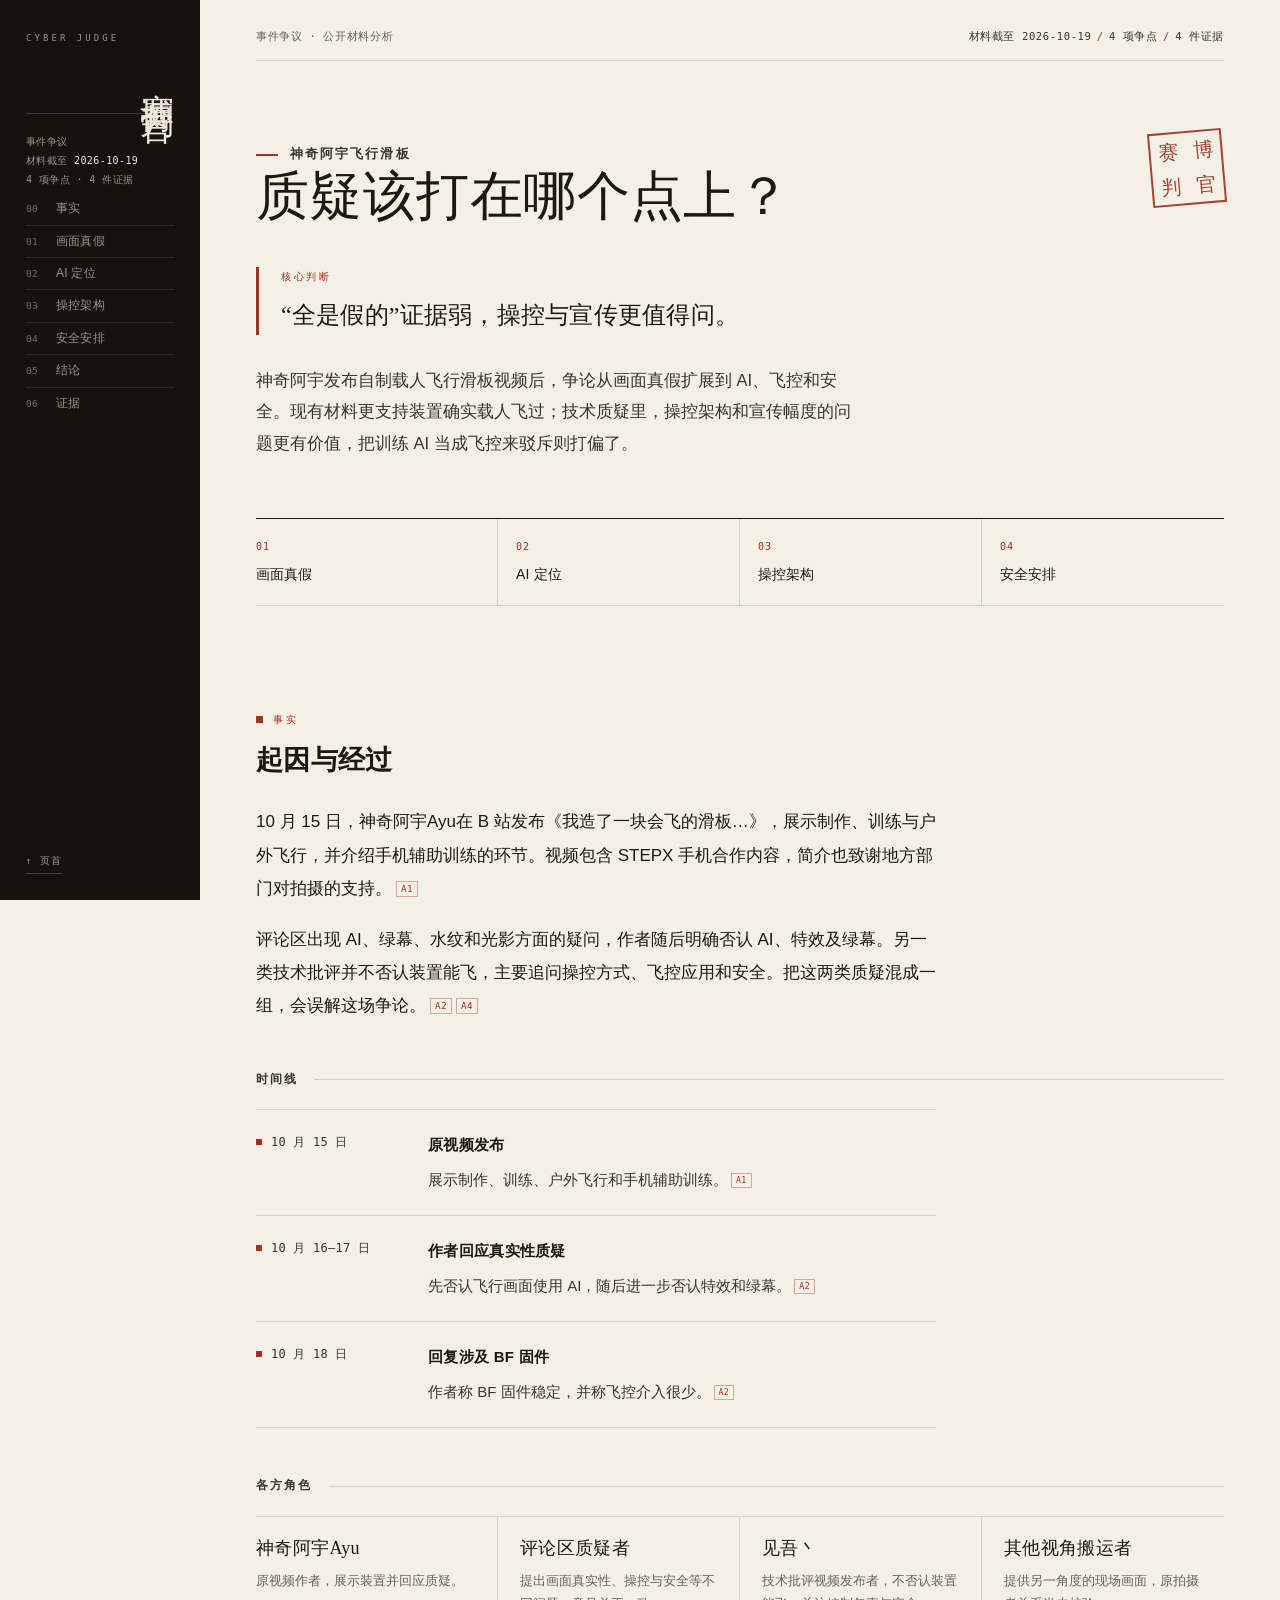
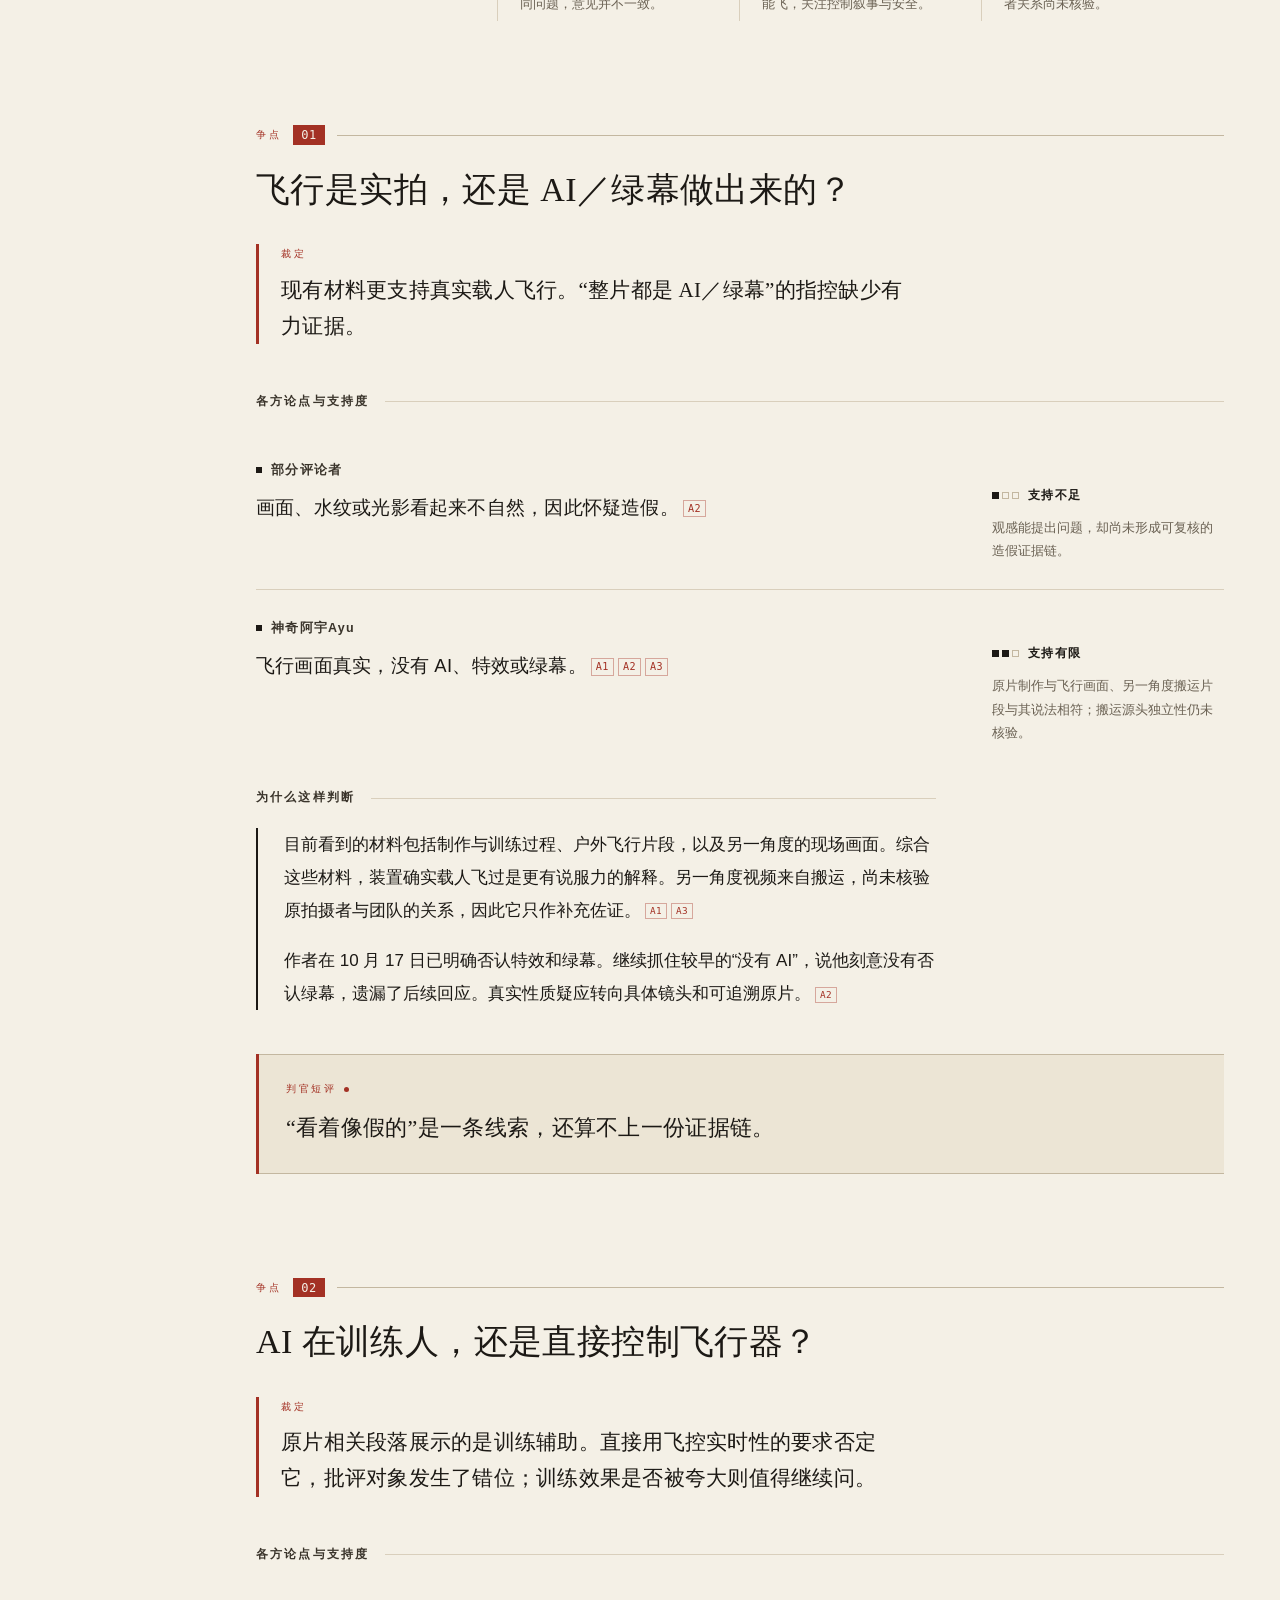
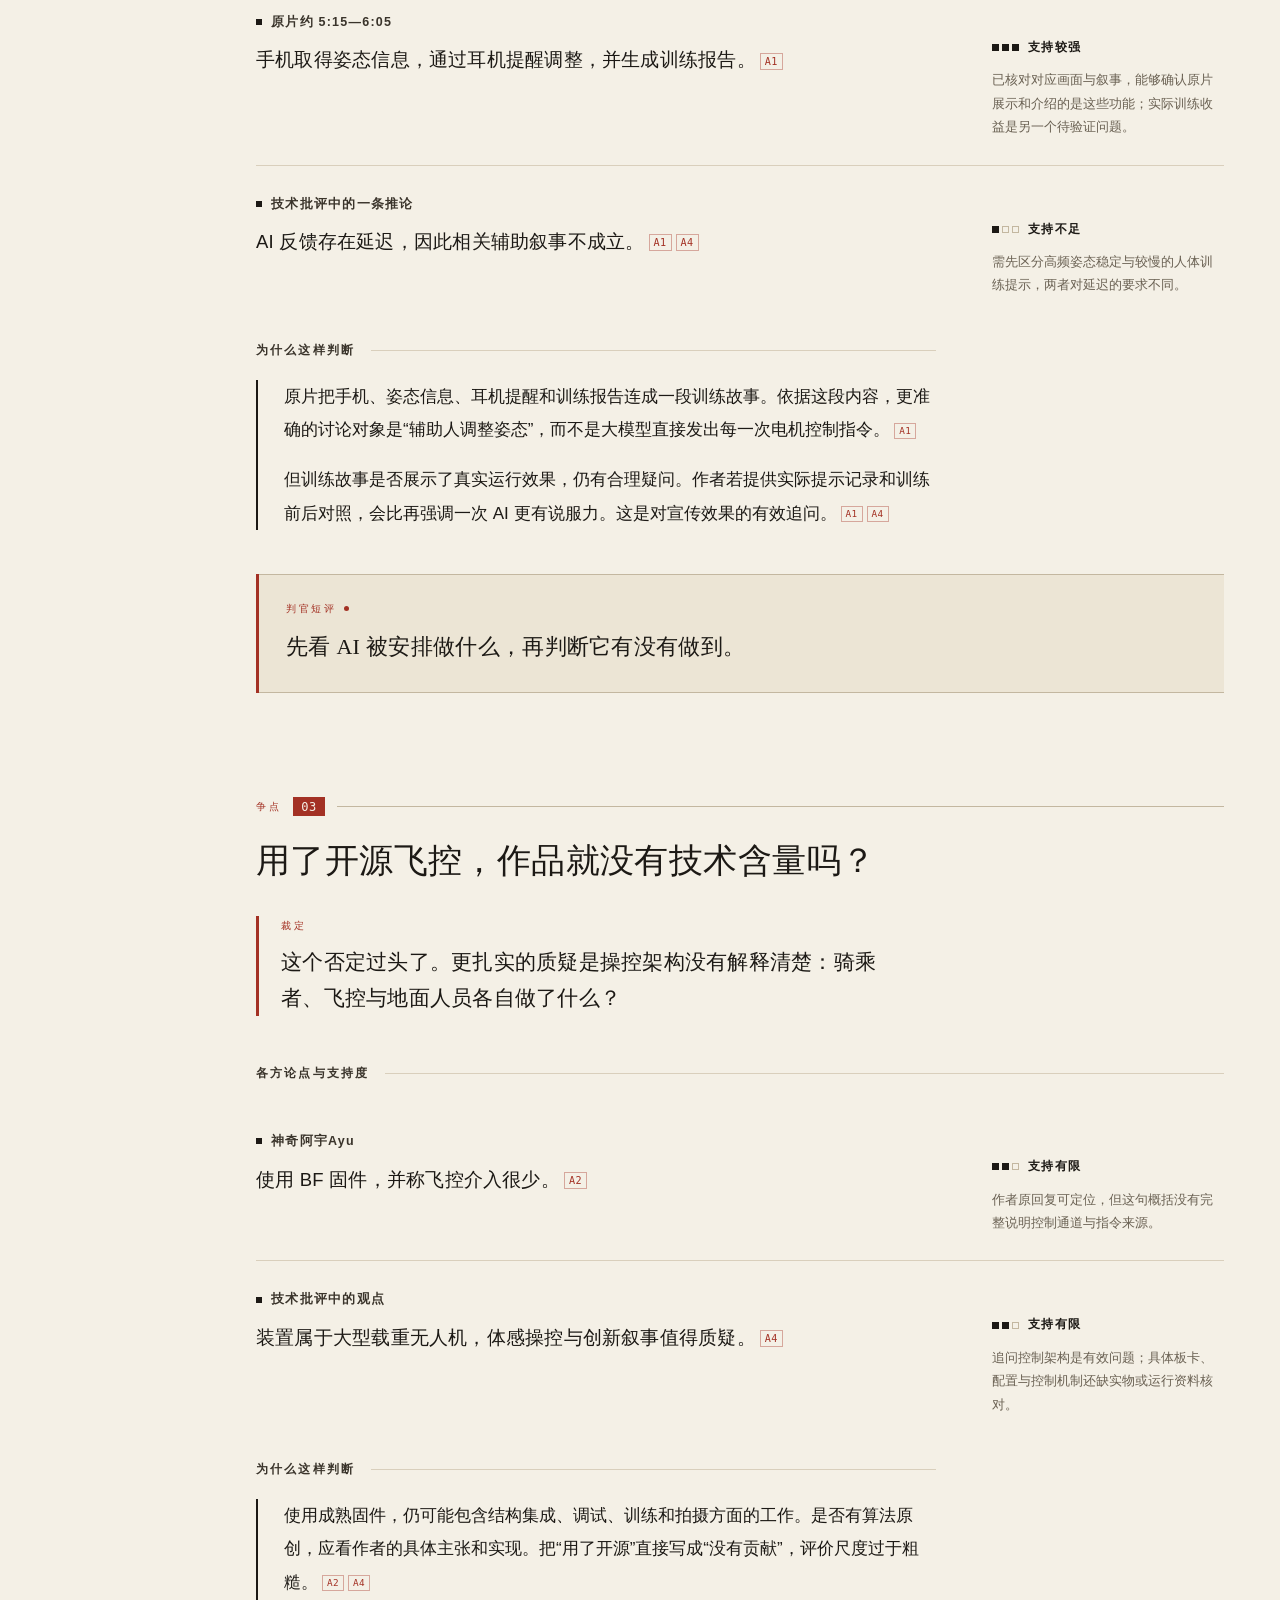
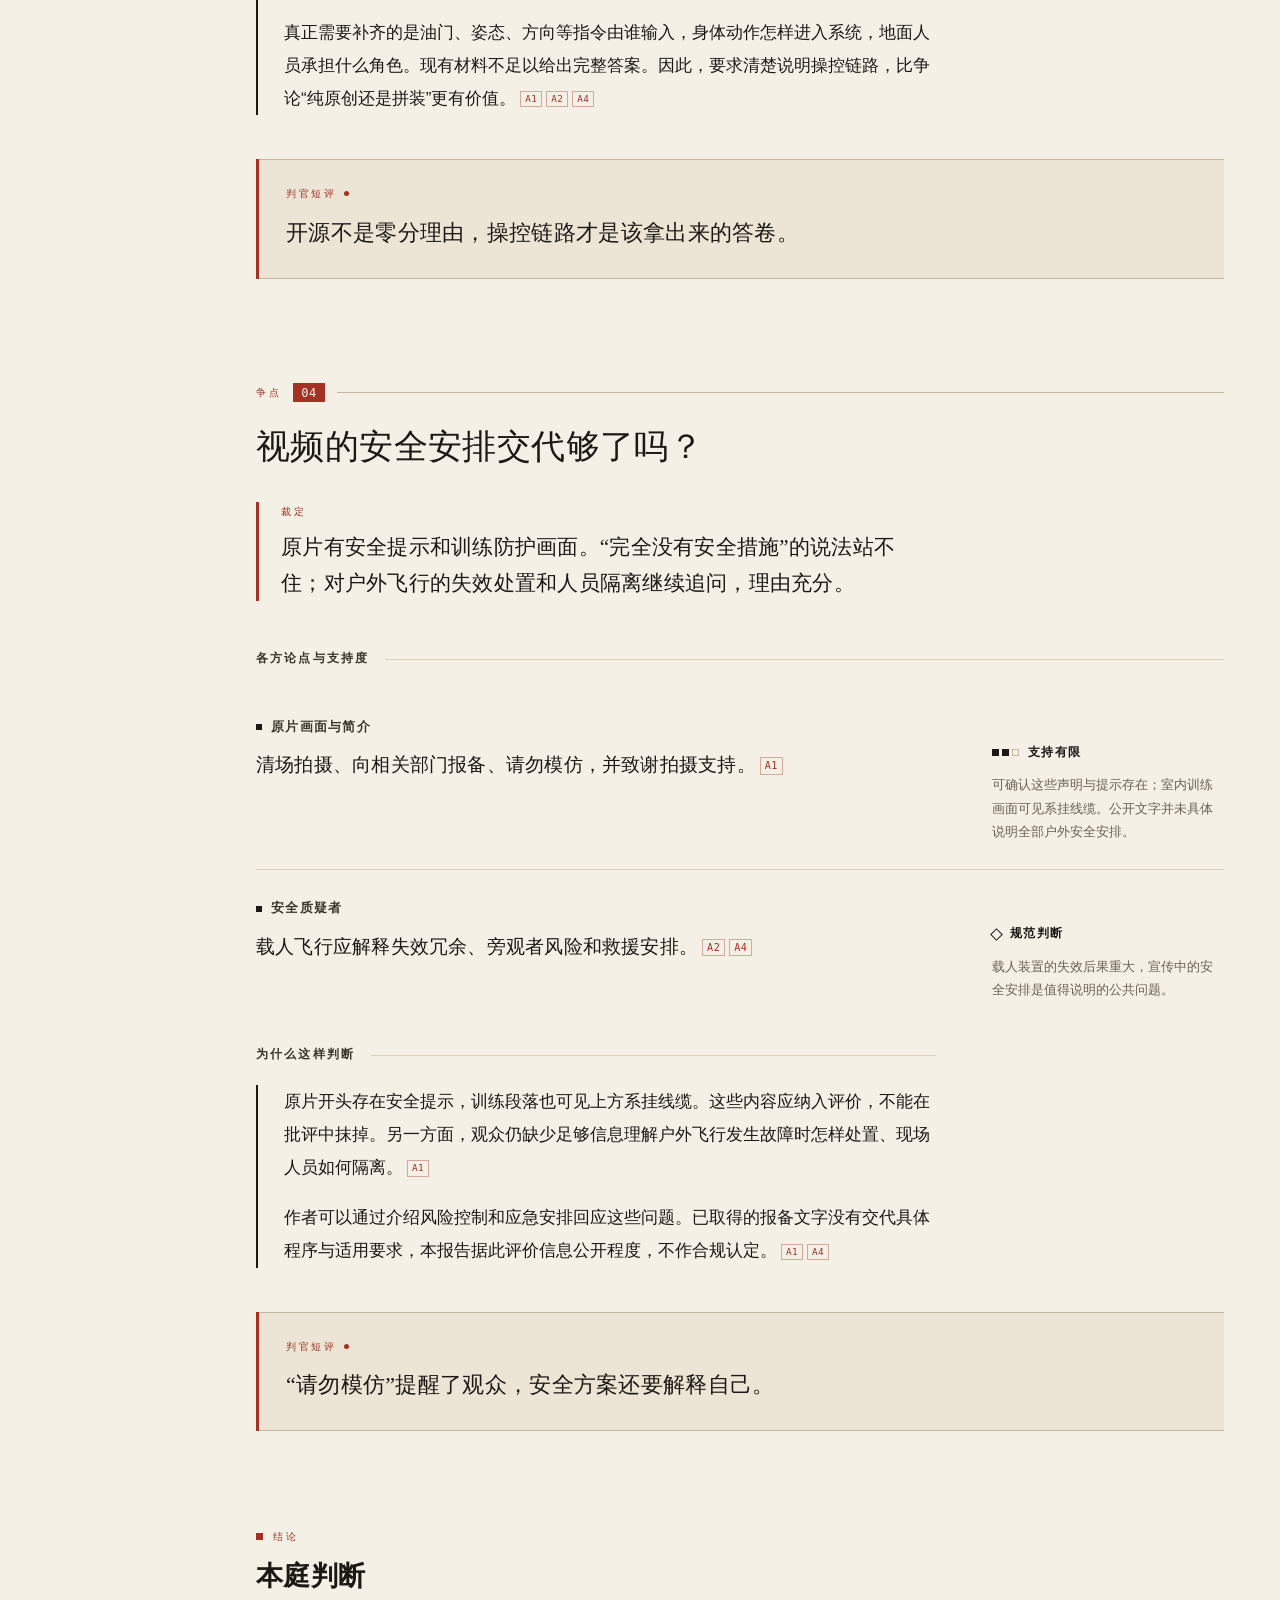
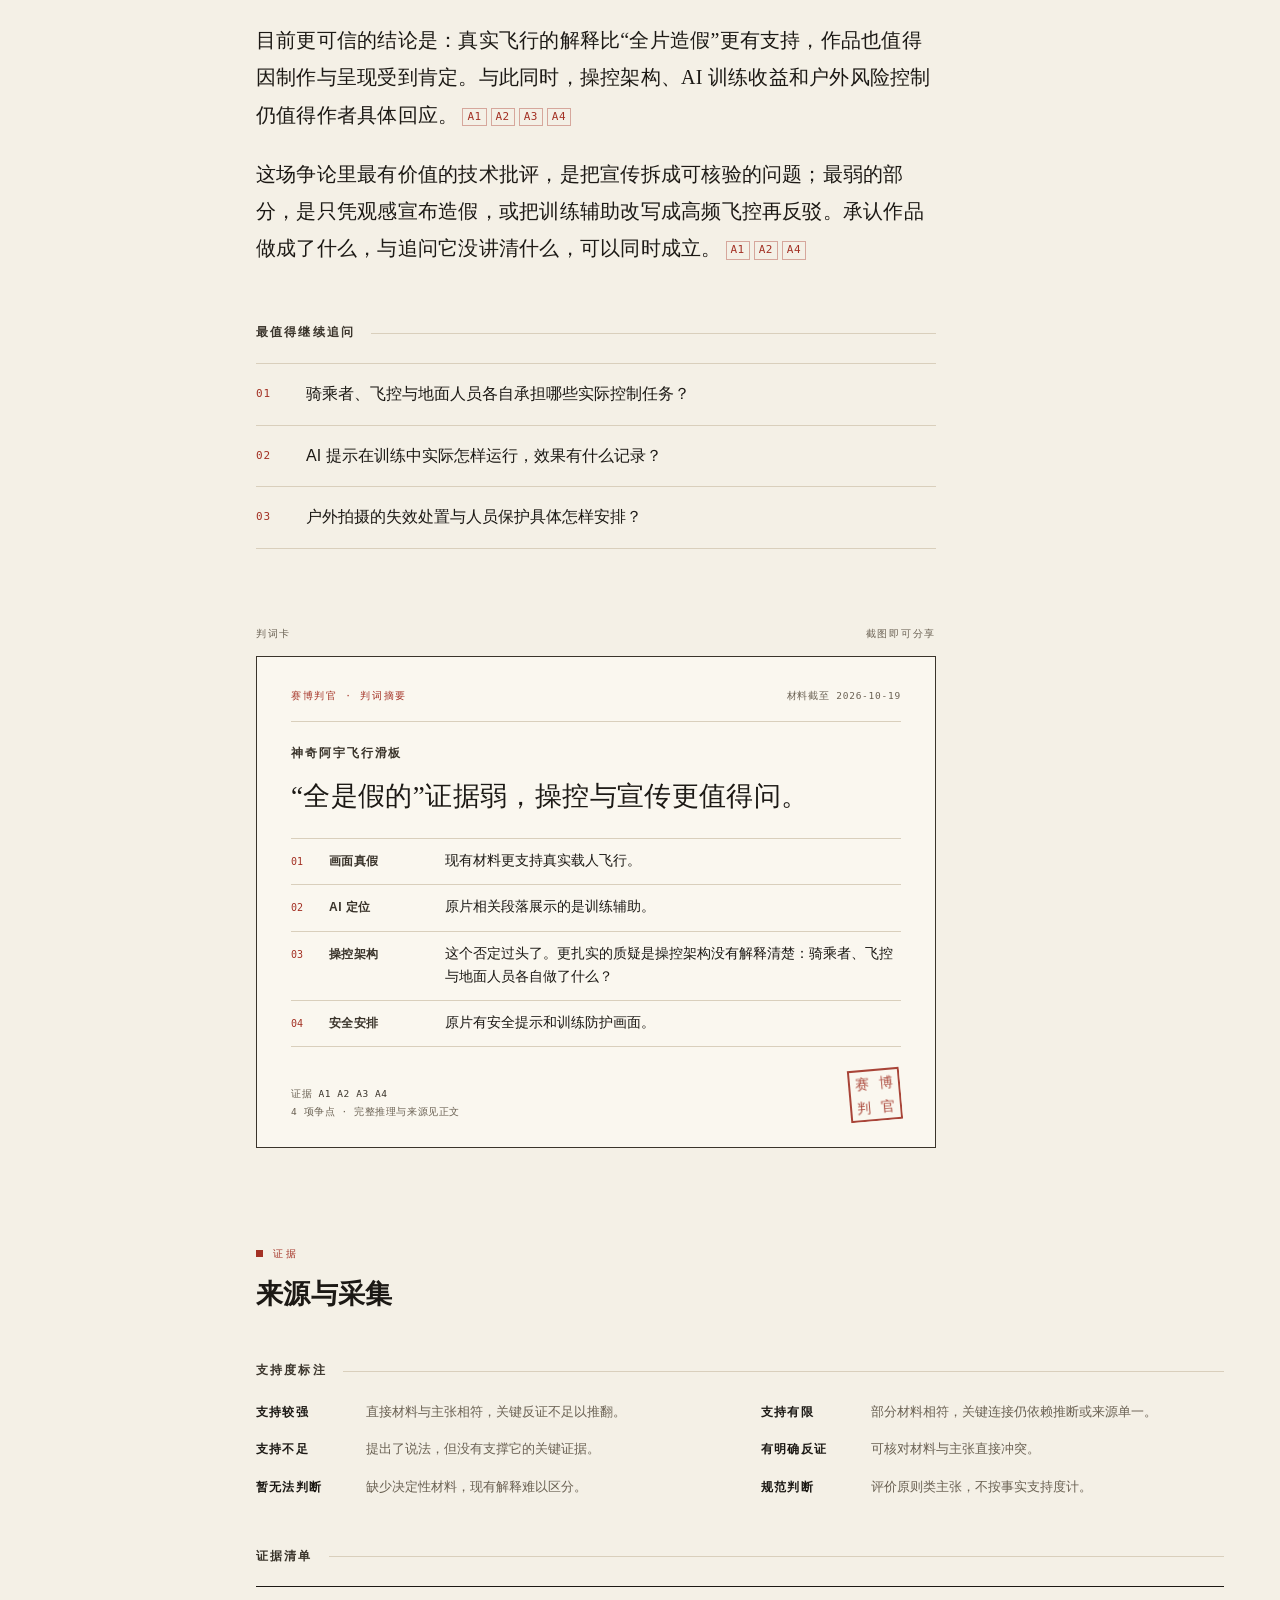
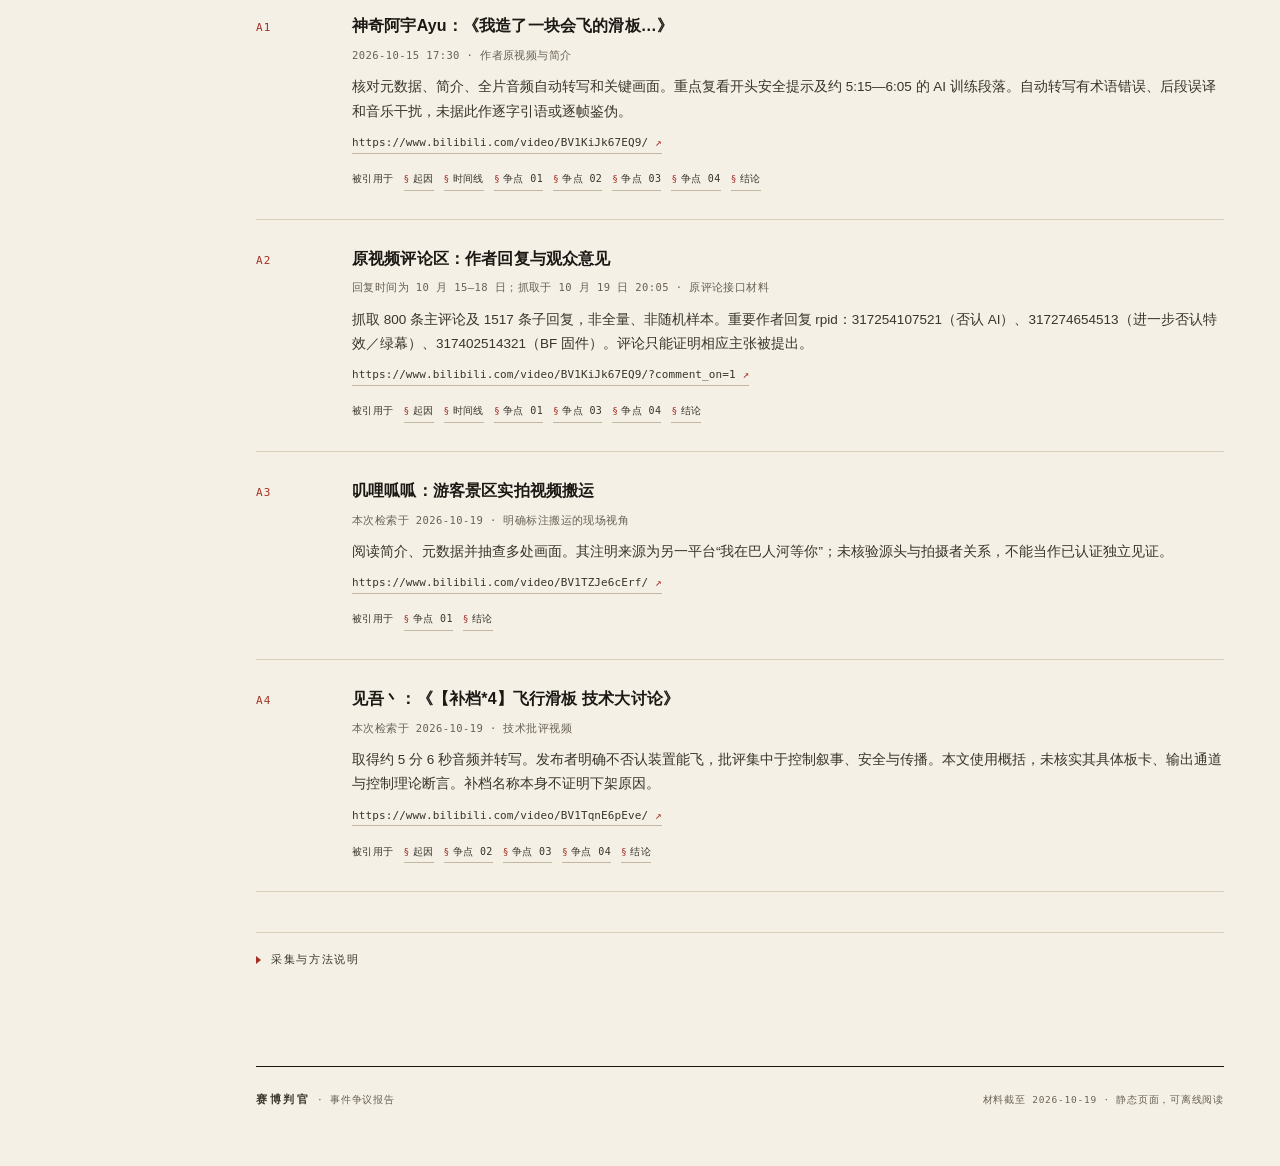
<file: docs/examples/ayu.html>
<!doctype html>
<html lang="zh-CN">
<head>
<meta charset="utf-8">
<meta name="viewport" content="width=device-width, initial-scale=1">
<meta name="color-scheme" content="light">
<title>神奇阿宇飞行滑板：质疑该打在哪个点上？ · 赛博判官</title>
<meta name="description" content="神奇阿宇发布自制载人飞行滑板视频后，争论从画面真假扩展到 AI、飞控和安全。现有材料更支持装置确实载人飞过；技术质疑里，操控架构和宣传幅度的问题更有价值，把训练 AI 当成飞控来驳斥则打偏了。">
<meta name="generator" content="cyber-judge-template/1.0">
<link rel="icon" href="data:image/svg+xml,%3Csvg%20xmlns%3D%22http%3A%2F%2Fwww.w3.org%2F2000%2Fsvg%22%20viewBox%3D%220%200%2064%2064%22%3E%3Crect%20x%3D%225%22%20y%3D%225%22%20width%3D%2254%22%20height%3D%2254%22%20fill%3D%22none%22%20stroke%3D%22%23a33124%22%20stroke-width%3D%225%22%2F%3E%3Ctext%20x%3D%2232%22%20y%3D%2244%22%20font-size%3D%2232%22%20text-anchor%3D%22middle%22%20fill%3D%22%23a33124%22%20font-family%3D%22serif%22%3E%E5%88%A4%3C%2Ftext%3E%3C%2Fsvg%3E">
<style>
/* ==========================================================================
   赛博判官 · 事件争议报告模板
   设计母题：卷宗书脊 + 判词批注
   - 墨色书脊：固定左栏，承载刊名、争点目录与阅读进度
   - 纸面正文：暖纸底、宋体判词、黑体记录
   - 朱批：只用于裁定、争点编号、引用标签与印章
   - 页边批注：支持度刻度与理由，正文右侧对齐
   ========================================================================== */

/* ---------- tokens ---------- */
:root {
  --paper: #f4f0e6;
  --paper-2: #ece5d5;
  --paper-3: #faf7ef;
  --ink: #1c1915;
  --ink-2: #3a342b;
  --muted: #6a6153;
  --rule: #d9cfbc;
  --rule-2: #c3b7a0;
  --red: #a33124;
  --spine: #16130f;
  --spine-fg: #efe8d9;
  --spine-muted: #9a9182;

  --serif: "Songti SC", "STSong", "Source Han Serif SC", "Noto Serif SC", "SimSun", "Noto Serif CJK SC", serif;
  --sans: "Noto Sans SC", "PingFang SC", "Microsoft YaHei", "Microsoft YaHei UI", "Hiragino Sans GB", "Noto Sans CJK SC", "Segoe UI", sans-serif;
  --mono: "SF Mono", "Cascadia Mono", "JetBrains Mono", "Consolas", "DejaVu Sans Mono", monospace;

  --spine-w: 200px;
  --main-w: 680px;
  --note-w: 232px;
  --gap: 56px;
  --pad: 56px;

  --fs-body: 17px;
  --lh-body: 1.95;
}

/* ---------- reset ---------- */
*, *::before, *::after { box-sizing: border-box; }
html { -webkit-text-size-adjust: 100%; }
body {
  margin: 0;
  background: var(--paper);
  color: var(--ink);
  font-family: var(--sans);
  font-size: var(--fs-body);
  line-height: var(--lh-body);
  font-feature-settings: "kern" 1;
  text-rendering: optimizeSpeed;
  -webkit-font-smoothing: antialiased;
}
h1, h2, h3, h4, p, ul, ol, dl, dd, figure, blockquote { margin: 0; }
ul, ol { padding: 0; list-style: none; }
a { color: inherit; text-decoration: none; }
img, svg { display: block; max-width: 100%; }
i, em { font-style: normal; }
button { font: inherit; color: inherit; }

::selection { background: var(--red); color: var(--paper); }

:where(a, summary, button):focus-visible {
  outline: 2px solid var(--red);
  outline-offset: 3px;
  border-radius: 1px;
}

/* ---------- utility ---------- */
.mono { font-family: var(--mono); }
.visually-hidden {
  position: absolute; width: 1px; height: 1px; margin: -1px;
  padding: 0; overflow: hidden; clip: rect(0 0 0 0); white-space: nowrap; border: 0;
}
.skip {
  position: fixed; top: 8px; left: 8px; z-index: 100;
  padding: 10px 16px; background: var(--ink); color: var(--paper);
  font-size: 13px; transform: translateY(-160%);
}
.skip:focus {
  transform: none; background: var(--red); color: var(--paper);
  outline-color: var(--paper);
}
.spine :where(a, summary, button):focus-visible,
.topbar :where(a, summary, button):focus-visible { outline-color: #f2e4ca; }

/* ==========================================================================
   书脊
   ========================================================================== */
.spine {
  position: fixed; inset: 0 auto 0 0; z-index: 40;
  width: var(--spine-w);
  background: var(--spine);
  color: var(--spine-fg);
  overflow-y: auto;
  overscroll-behavior: contain;
}
.spine::after {
  content: ""; position: absolute; top: 0; right: 0;
  width: 2px; height: var(--progress, 0%);
  background: var(--red);
  transition: height .12s linear;
}
.spine-inner {
  min-height: 100%;
  display: flex; flex-direction: column;
  padding: 30px 26px 26px;
}
.spine-brand { display: flex; flex-direction: column; gap: 14px; }
.spine-kicker {
  font-family: var(--mono); font-size: 9px; letter-spacing: .34em;
  color: var(--spine-muted); text-transform: uppercase;
}
.spine-word {
  writing-mode: vertical-rl;
  font-family: var(--serif); font-size: 34px; line-height: 1.06;
  letter-spacing: .16em; color: var(--spine-fg);
  margin-top: 4px;
}
.spine-rule { height: 1px; background: rgba(239,232,217,.18); margin: 26px 0 18px; }
.spine-meta {
  font-family: var(--mono); font-size: 10px; line-height: 1.9;
  letter-spacing: .04em; color: var(--spine-muted);
}
.spine-meta b { color: var(--spine-fg); font-weight: 500; }
.spine-nav { margin-top: 4px; display: flex; flex-direction: column; }
.spine-nav a {
  display: grid; grid-template-columns: 22px 1fr; gap: 8px;
  padding: 7px 0; border-top: 1px solid rgba(239,232,217,.10);
  color: var(--spine-muted);
  font-size: 12px; line-height: 1.45; letter-spacing: .02em;
  transition: color .15s;
}
.spine-nav a:first-child { border-top: 0; }
.spine-nav a:hover { color: var(--spine-fg); }
.spine-nav .n {
  font-family: var(--mono); font-size: 9.5px; letter-spacing: .04em;
  padding-top: 2px; color: rgba(239,232,217,.42);
}
.spine-nav a[aria-current] { color: var(--spine-fg); }
.spine-nav a[aria-current] .n { color: #d4574a; }
.spine-nav a[aria-current] .t { position: relative; }
.spine-nav a[aria-current] .t::before {
  content: ""; position: absolute; left: -8px; top: .55em;
  width: 3px; height: 3px; background: #d4574a;
}
.spine-foot { margin-top: auto; padding-top: 30px; display: flex; align-items: flex-end; justify-content: space-between; gap: 12px; }
.spine-top {
  font-family: var(--mono); font-size: 9.5px; letter-spacing: .12em;
  color: var(--spine-muted); border-bottom: 1px solid rgba(239,232,217,.22); padding-bottom: 2px;
}
.spine-top:hover { color: var(--spine-fg); border-color: var(--spine-fg); }

/* 印章 */
.seal {
  --seal: 74px;
  width: var(--seal); height: var(--seal);
  border: 2px solid var(--red);
  color: var(--red);
  display: grid; grid-template-columns: 1fr 1fr; grid-template-rows: 1fr 1fr;
  place-items: center;
  font-family: var(--serif); font-size: calc(var(--seal) * .27); line-height: 1;
  letter-spacing: 0;
  transform: rotate(-5deg);
  opacity: .9;
  mix-blend-mode: multiply;
  user-select: none;
}
.seal.spine-seal {
  --seal: 42px;
  border-width: 1px;
  color: #c4574a; border-color: #c4574a;
  font-size: 12px; opacity: .85; transform: rotate(-6deg);
}

/* ==========================================================================
   页框
   ========================================================================== */
.page { margin-left: var(--spine-w); }
.wrap {
  max-width: calc(var(--main-w) + var(--gap) + var(--note-w) + var(--pad) * 2);
  margin: 0 auto;
  padding-left: var(--pad); padding-right: var(--pad);
}
.prose { max-width: var(--main-w); }

/* ---------- 顶栏 ---------- */
.toprail {
  display: flex; align-items: baseline; justify-content: space-between; gap: 20px;
  padding: 26px 0 14px;
  border-bottom: 1px solid var(--rule);
  font-family: var(--mono); font-size: 10.5px; letter-spacing: .06em;
  color: var(--muted);
}
.toprail .right { color: var(--ink-2); white-space: nowrap; }
.toprail .dot { color: var(--red); padding: 0 .5em; }

/* ==========================================================================
   首屏
   ========================================================================== */
.hero { padding-bottom: 8px; }
.hero-grid {
  display: grid;
  grid-template-columns: minmax(0, var(--main-w)) var(--note-w);
  column-gap: var(--gap);
  padding-top: 64px;
  align-items: start;
}
.case-head { min-width: 0; }
.case-subject {
  display: flex; align-items: center; gap: 12px;
  font-size: 13px; font-weight: 600; letter-spacing: .16em; line-height: 1.7;
  color: var(--ink-2);
}
.case-subject::before {
  content: ""; flex: none; width: 22px; height: 2px; background: var(--red);
}
.case-title {
  font-family: var(--serif); font-weight: 400;
  font-size: clamp(36px, 4.15vw, 58px);
  line-height: 1.16; letter-spacing: .008em;
  margin-top: 18px;
  text-wrap: balance;
}
.case-title .q-line { display: block; }
.case-title .q-line + .q-line { margin-top: .04em; }
.hero-verdict {
  margin-top: 40px;
  border-left: 3px solid var(--red);
  padding-left: 22px;
  max-width: 620px;
}
.hero-verdict .label {
  display: block;
  font-family: var(--mono); font-size: 10px; letter-spacing: .26em;
  color: var(--red); margin-bottom: 9px;
}
.hero-verdict p {
  font-family: var(--serif); font-size: 24px; line-height: 1.62;
  letter-spacing: .01em;
}
.hero-summary {
  margin-top: 30px; max-width: 610px;
  font-size: 16.5px; line-height: 1.92; color: var(--ink-2);
}
.hero-aside { display: flex; flex-direction: column; align-items: flex-end; gap: 22px; padding-top: 6px; }
.hero-stamp { align-self: flex-end; }
.hero-aside .aside-note {
  font-family: var(--mono); font-size: 9.5px; line-height: 1.9;
  letter-spacing: .05em; color: var(--muted); text-align: right;
}

/* ---------- 争点索引 ---------- */
.issue-index {
  margin-top: 58px;
  border-top: 1px solid var(--ink);
  border-bottom: 1px solid var(--rule);
  display: grid; grid-template-columns: repeat(4, minmax(0, 1fr));
}
.issue-index a {
  display: flex; flex-direction: column; gap: 8px;
  padding: 18px 18px 20px 0;
  border-right: 1px solid var(--rule);
  min-width: 0;
  transition: background .15s;
}
.issue-index a:last-child { border-right: 0; }
.issue-index a:not(:first-child) { padding-left: 18px; }
.issue-index a:hover { background: rgba(28,25,21,.035); }
.issue-index .n {
  font-family: var(--mono); font-size: 10px; letter-spacing: .1em; color: var(--red);
}
.issue-index .t {
  font-size: 14px; font-weight: 500; line-height: 1.5; letter-spacing: .01em;
  color: var(--ink);
}
.issue-index a:hover .t { text-decoration: underline; text-underline-offset: 3px; text-decoration-thickness: 1px; }

/* ==========================================================================
   章节骨架
   ========================================================================== */
.sec { padding-top: 96px; }
.eyebrow {
  display: flex; align-items: center; gap: 10px;
  font-family: var(--mono); font-size: 10px; letter-spacing: .26em;
  color: var(--red); margin-bottom: 12px;
}
.eyebrow::before { content: ""; width: 7px; height: 7px; background: var(--red); flex: none; }
.sec-title {
  font-size: 27px; font-weight: 600; line-height: 1.4; letter-spacing: .01em;
  margin-bottom: 26px;
}
.sub-label {
  display: flex; align-items: center; gap: 16px;
  font-size: 12px; font-weight: 600; letter-spacing: .18em; color: var(--ink-2);
  margin: 46px 0 18px;
}
.sub-label::after { content: ""; flex: 1; height: 1px; background: var(--rule); }

/* ---------- 正文 ---------- */
.body-text {
  font-size: var(--fs-body); line-height: var(--lh-body);
  color: var(--ink);
  max-width: var(--main-w);
}
.body-text + .body-text { margin-top: 1.05em; }

/* ---------- 时间线 ---------- */
.timeline { max-width: var(--main-w); border-top: 1px solid var(--rule); }
.timeline li {
  display: grid; grid-template-columns: 148px minmax(0, 1fr);
  gap: 24px;
  padding: 20px 0 22px;
  border-bottom: 1px solid var(--rule);
}
.t-date {
  font-family: var(--mono); font-size: 12px; line-height: 1.7;
  letter-spacing: .02em; color: var(--ink-2);
  padding-top: 2px;
  overflow-wrap: anywhere;
}
.t-date::before {
  content: ""; display: inline-block; width: 6px; height: 6px;
  background: var(--red); margin-right: 9px; vertical-align: 1px;
}
.t-title { font-size: 15px; font-weight: 600; letter-spacing: .02em; }
.t-text { font-size: 15px; line-height: 1.85; color: var(--ink-2); margin-top: 6px; }
.t-text .cite { margin-left: 3px; }

/* ---------- 各方角色 ---------- */
.actors {
  display: grid; grid-template-columns: repeat(4, minmax(0, 1fr));
  border-top: 1px solid var(--rule);
}
.actors li {
  padding: 18px 22px 6px 0;
  border-right: 1px solid var(--rule);
  min-width: 0;
}
.actors li:last-child { border-right: 0; }
.actors li:not(:first-child) { padding-left: 22px; }
.actor-name {
  display: block;
  font-family: var(--serif); font-size: 18px; line-height: 1.5; letter-spacing: .02em;
}
.actor-role {
  display: block; margin-top: 8px;
  font-size: 13px; line-height: 1.75; color: var(--muted);
}

/* ==========================================================================
   争点
   ========================================================================== */
.issue { padding-top: 104px; scroll-margin-top: 24px; }
.issue:first-of-type { padding-top: 88px; }
.issue-bar { display: flex; align-items: center; gap: 12px; }
.issue-kicker {
  font-family: var(--mono); font-size: 10px; letter-spacing: .26em; color: var(--red);
}
.issue-num {
  font-family: var(--mono); font-size: 12px; letter-spacing: .04em;
  color: var(--paper); background: var(--red);
  padding: 3px 8px 2px; line-height: 1.2;
}
.issue-bar .line { flex: 1; height: 1px; background: var(--rule-2); }
.issue-q {
  font-family: var(--serif); font-weight: 400;
  font-size: clamp(26px, 2.7vw, 34px); line-height: 1.46; letter-spacing: .012em;
  margin-top: 20px; max-width: 780px;
}
.verdict {
  margin-top: 30px; border-left: 3px solid var(--red); padding-left: 22px;
  max-width: 660px;
}
.verdict .label {
  display: block;
  font-family: var(--mono); font-size: 10px; letter-spacing: .26em; color: var(--red);
  margin-bottom: 8px;
}
.verdict p {
  font-family: var(--serif); font-size: 21px; line-height: 1.72; letter-spacing: .012em;
}

/* ---------- 论点：正文 + 页边批注 ---------- */
.duo {
  display: grid;
  grid-template-columns: minmax(0, var(--main-w)) var(--note-w);
  column-gap: var(--gap);
  align-items: start;
}
.claims { margin-top: 34px; }
.claim { padding-top: 26px; }
.claim + .claim { border-top: 1px solid var(--rule); margin-top: 26px; }
.speaker {
  display: flex; align-items: center; gap: 9px;
  font-size: 12.5px; font-weight: 600; letter-spacing: .1em; color: var(--ink-2);
  margin-bottom: 9px;
}
.speaker::before { content: ""; width: 6px; height: 6px; background: var(--ink); flex: none; }
.claim-text {
  font-size: 18.5px; line-height: 1.85; letter-spacing: .012em; color: var(--ink);
  max-width: 34em;
}
.claim-note { padding-top: 26px; }
.support { display: flex; flex-wrap: wrap; align-items: center; gap: 9px; }
.bars { display: inline-flex; gap: 3px; }
.bars i {
  width: 7px; height: 7px; border: 1px solid var(--rule-2); background: transparent;
  display: block;
}
.bars i.on { background: var(--ink); border-color: var(--ink); }
.support-mark {
  width: 9px; height: 9px; display: block; flex: none;
  border: 1px solid var(--ink); transform: rotate(45deg);
}
.support-mark.cross {
  transform: none; border: 0;
  background:
    linear-gradient(45deg, transparent 44%, var(--red) 44%, var(--red) 56%, transparent 56%),
    linear-gradient(-45deg, transparent 44%, var(--red) 44%, var(--red) 56%, transparent 56%);
}
.support-mark.open { border-style: dashed; transform: none; }
.support-label {
  font-size: 12px; font-weight: 600; letter-spacing: .12em; color: var(--ink);
}
.support-reason {
  margin-top: 9px;
  font-size: 13px; line-height: 1.8; color: var(--muted);
}

/* ---------- 理由 ---------- */
.reasoning { margin-top: 42px; max-width: var(--main-w); }
.reasoning .sub-label { margin-top: 0; }
.reasoning-body {
  border-left: 2px solid var(--ink);
  padding-left: 26px;
}
.reasoning-body p { font-size: var(--fs-body); line-height: var(--lh-body); }
.reasoning-body p + p { margin-top: 1em; }

/* ---------- 判官短评 ---------- */
.roast {
  margin-top: 44px; max-width: calc(var(--main-w) + var(--note-w) + var(--gap));
  background: var(--paper-2);
  border-top: 1px solid var(--rule-2);
  border-bottom: 1px solid var(--rule-2);
  padding: 24px 30px 26px;
  position: relative;
}
.roast::before {
  content: ""; position: absolute; left: 0; top: -1px; bottom: -1px; width: 3px; background: var(--red);
}
.roast .label {
  display: flex; align-items: center; gap: 8px;
  font-family: var(--mono); font-size: 10px; letter-spacing: .26em; color: var(--red);
}
.roast .label::after { content: ""; width: 5px; height: 5px; background: var(--red); border-radius: 50%; }
.roast p {
  margin-top: 10px;
  font-family: var(--serif); font-size: 22px; line-height: 1.72; letter-spacing: .014em;
}

/* ==========================================================================
   结论
   ========================================================================== */
.conclusion-body { max-width: var(--main-w); }
.conclusion-body p {
  font-family: var(--serif); font-size: 20px; line-height: 1.86; letter-spacing: .012em;
}
.conclusion-body p + p { margin-top: 1.1em; }
.questions { margin-top: 54px; max-width: var(--main-w); }
.questions li {
  display: grid; grid-template-columns: 34px 1fr; gap: 16px;
  padding: 16px 0; border-top: 1px solid var(--rule);
  font-size: 16px; line-height: 1.8;
}
.questions li:last-child { border-bottom: 1px solid var(--rule); }
.questions .qn {
  font-family: var(--mono); font-size: 11px; letter-spacing: .08em; color: var(--red); padding-top: 4px;
}

/* ==========================================================================
   判词卡
   ========================================================================== */
.share { margin-top: 76px; max-width: var(--main-w); }
.share-cap {
  display: flex; align-items: baseline; justify-content: space-between; gap: 16px;
  font-family: var(--mono); font-size: 9.5px; letter-spacing: .18em; color: var(--muted);
  margin-bottom: 12px;
}
.share-card {
  background: var(--paper-3);
  border: 1px solid var(--ink-2);
  padding: 30px 34px 26px;
  position: relative;
}
.card-top {
  display: flex; align-items: baseline; justify-content: space-between; gap: 16px;
  font-family: var(--mono); font-size: 9.5px; letter-spacing: .18em; color: var(--red);
  padding-bottom: 16px; border-bottom: 1px solid var(--rule);
}
.card-top .date { color: var(--muted); letter-spacing: .08em; }
.card-case {
  font-size: 12px; font-weight: 600; letter-spacing: .16em; color: var(--ink-2);
  margin-top: 20px;
}
.card-headline {
  font-family: var(--serif); font-weight: 400;
  font-size: 27px; line-height: 1.5; letter-spacing: .014em;
  margin-top: 10px; padding-right: 26px;
}
.card-rows { margin-top: 22px; border-top: 1px solid var(--rule); }
.card-rows li {
  display: grid; grid-template-columns: 26px 104px minmax(0, 1fr); gap: 12px;
  padding: 11px 0; border-bottom: 1px solid var(--rule);
  align-items: baseline;
}
.card-rows .n { font-family: var(--mono); font-size: 10px; color: var(--red); }
.card-rows .k { font-size: 12px; font-weight: 600; letter-spacing: .04em; color: var(--ink-2); }
.card-rows .v { font-size: 13.5px; line-height: 1.7; color: var(--ink); }
.card-foot {
  display: flex; align-items: flex-end; justify-content: space-between; gap: 18px;
  margin-top: 22px;
}
.card-foot .meta { font-family: var(--mono); font-size: 9.5px; line-height: 1.9; letter-spacing: .06em; color: var(--muted); }
.card-foot .meta b { color: var(--ink-2); font-weight: 500; }
.card-seal { --seal: 52px; flex: none; }

/* ==========================================================================
   证据
   ========================================================================== */
.legend { display: grid; grid-template-columns: repeat(2, minmax(0, 1fr)); gap: 14px 42px; margin: 8px 0 34px; }
.legend div { display: grid; grid-template-columns: 96px 1fr; gap: 14px; align-items: baseline; }
.legend dt, .legend .k { font-size: 12px; font-weight: 600; letter-spacing: .1em; }
.legend .d { font-size: 13px; line-height: 1.7; color: var(--muted); }

.sources { max-width: calc(var(--main-w) + var(--note-w) + var(--gap)); border-top: 1px solid var(--ink); }
.source {
  display: grid; grid-template-columns: 74px minmax(0, 1fr);
  gap: 22px;
  padding: 26px 0 28px;
  border-bottom: 1px solid var(--rule);
  scroll-margin-top: 28px;
}
.source:target { animation: flash 1.6s ease-out 1; }
@keyframes flash {
  0% { background: rgba(163,49,36,.10); }
  100% { background: transparent; }
}
.src-id {
  font-family: var(--mono); font-size: 11px; letter-spacing: .1em; color: var(--red);
  padding-top: 4px;
}
.src-title { font-size: 16px; font-weight: 600; line-height: 1.6; letter-spacing: .01em; }
.src-meta {
  margin-top: 6px;
  font-family: var(--mono); font-size: 10.5px; letter-spacing: .04em; color: var(--muted);
}
.src-note { margin-top: 10px; font-size: 13.5px; line-height: 1.8; color: var(--ink-2); }
.src-url {
  display: inline-block; margin-top: 10px;
  font-family: var(--mono); font-size: 11px; line-height: 1.7; letter-spacing: .01em;
  color: var(--ink-2);
  border-bottom: 1px solid var(--rule-2);
  overflow-wrap: anywhere; word-break: break-all;
}
.src-url:hover { color: var(--red); border-color: var(--red); }
.src-url .ext { color: var(--red); }
.src-refs {
  margin-top: 12px; display: flex; flex-wrap: wrap; align-items: baseline; gap: 6px 10px;
  font-family: var(--mono); font-size: 10px; letter-spacing: .04em; color: var(--muted);
}
.src-refs .k { color: var(--ink-2); }
.src-refs a { color: var(--ink-2); border-bottom: 1px solid var(--rule-2); padding-bottom: 1px; }
.src-refs a::before { content: "§"; color: var(--red); margin-right: 3px; font-size: 9.5px; }
.src-refs a:hover { color: var(--red); border-color: var(--red); }

.method { margin-top: 40px; max-width: calc(var(--main-w) + var(--note-w) + var(--gap)); border-top: 1px solid var(--rule); }
.method summary {
  cursor: pointer; list-style: none; padding: 16px 0;
  font-family: var(--mono); font-size: 10.5px; letter-spacing: .16em; color: var(--ink-2);
  display: flex; align-items: center; gap: 10px;
}
.method summary::-webkit-details-marker { display: none; }
.method summary::before {
  content: ""; width: 0; height: 0; flex: none;
  border-left: 5px solid var(--red); border-top: 4px solid transparent; border-bottom: 4px solid transparent;
  transition: transform .15s;
}
.method[open] summary::before { transform: rotate(90deg); }
.method summary:hover { color: var(--red); }
.method-body { padding: 4px 0 20px; font-size: 14px; line-height: 1.9; color: var(--ink-2); max-width: 760px; }

/* ==========================================================================
   页脚
   ========================================================================== */
.foot {
  margin-top: 80px; padding: 22px 0 56px;
  border-top: 1px solid var(--ink);
  display: flex; align-items: baseline; justify-content: space-between; gap: 20px;
  font-family: var(--mono); font-size: 9.5px; letter-spacing: .08em; color: var(--muted);
}
.foot .mark { font-family: var(--sans); font-weight: 600; letter-spacing: .24em; color: var(--ink-2); font-size: 11px; }

/* ---------- 引用标签 ---------- */
.cite {
  display: inline-block;
  font-family: var(--mono); font-size: .55em; line-height: 1.5;
  letter-spacing: .04em;
  color: var(--red);
  border: 1px solid rgba(163,49,36,.38);
  padding: 0 4px;
  margin-left: 4px;
  vertical-align: .18em;
  white-space: nowrap;
  transition: background .12s, color .12s;
}
.cite:hover, .cite:focus-visible { background: var(--red); color: var(--paper); border-color: var(--red); }

/* ---------- 返回原处 ---------- */
.back-pill {
  position: fixed; left: 50%; bottom: 26px; transform: translate(-50%, 12px);
  z-index: 50; display: none; align-items: center; gap: 10px;
  padding: 11px 20px;
  background: var(--ink); color: var(--paper);
  font-size: 12.5px; letter-spacing: .04em;
  border: 0; cursor: pointer;
  box-shadow: 0 6px 24px rgba(28,25,21,.22);
  opacity: 0; transition: opacity .18s, transform .18s;
}
.back-pill[data-show] { display: flex; opacity: 1; transform: translate(-50%, 0); }
.back-pill .k { font-family: var(--mono); font-size: 9.5px; letter-spacing: .16em; color: #d4574a; }

/* ==========================================================================
   移动端
   ========================================================================== */
.topbar { display: none; }
.toc-panel { display: none; }

@media (max-width: 1220px) {
  :root { --spine-w: 172px; --main-w: 640px; --note-w: 210px; --gap: 40px; --pad: 40px; }
  .spine-inner { padding: 26px 20px 22px; }
  .spine-word { font-size: 30px; }
  .actors { grid-template-columns: repeat(2, minmax(0, 1fr)); }
  .actors li:nth-child(2) { border-right: 0; }
  .actors li:nth-child(n+3) { border-top: 1px solid var(--rule); padding-top: 18px; }
}

@media (max-width: 1020px) {
  :root { --spine-w: 0px; --pad: 40px; }
  .spine { display: none; }
  .page { margin-left: 0; }
  .topbar {
    display: flex; align-items: center; gap: 14px;
    position: sticky; top: 0; z-index: 45;
    background: var(--spine); color: var(--spine-fg);
    padding: 12px var(--pad);
    font-size: 13px;
  }
  .topbar::after {
    content: ""; position: absolute; left: 0; right: auto; bottom: 0;
    width: var(--progress, 0%); height: 2px; background: var(--red);
  }
  .tb-mark { font-weight: 600; letter-spacing: .22em; font-size: 13px; }
  .toprail { display: none; }
  .tb-meta { font-family: var(--mono); font-size: 9.5px; letter-spacing: .04em; color: var(--spine-muted); white-space: nowrap; }
  .toc-btn {
    margin-left: auto;
    font-family: var(--mono); font-size: 10px; letter-spacing: .16em;
    border: 1px solid rgba(239,232,217,.3); padding: 5px 10px;
    color: var(--spine-fg);
  }
  .toc-btn:hover { border-color: var(--spine-fg); }
  .toc-panel { display: none; }
  .toc-panel:target, .toc-panel.open {
    display: block;
    position: fixed; inset: 56px 0 0 0; z-index: 60;
    background: var(--paper); color: var(--ink);
    overflow-y: auto; overscroll-behavior: contain;
    border-top: 1px solid var(--rule);
  }
  .toc-head {
    display: flex; align-items: baseline; justify-content: space-between;
    padding: 14px var(--pad) 12px;
    font-family: var(--mono); font-size: 10px; letter-spacing: .2em; color: var(--muted);
    border-bottom: 1px solid var(--rule);
  }
  .toc-close { color: var(--ink-2); border-bottom: 1px solid var(--rule-2); padding-bottom: 1px; }
  .toc-list a {
    display: grid; grid-template-columns: 26px 1fr; gap: 10px;
    padding: 14px var(--pad); font-size: 14px; border-bottom: 1px solid var(--rule);
  }
  .toc-list .n { font-family: var(--mono); font-size: 9.5px; color: var(--red); padding-top: 4px; }
  .duo { display: block; }
  .claim-note { padding-top: 12px; }
  .claim-text { font-size: 18px; }
  [data-nav], .source { scroll-margin-top: 74px; }
  .hero-grid { grid-template-columns: minmax(0, 1fr); }
  .hero-aside { display: none; }
  .case-title { font-size: clamp(34px, 6vw, 52px); }
  .issue-q { font-size: clamp(25px, 4.2vw, 32px); }
}

@media (max-width: 760px) {
  :root { --pad: 22px; --fs-body: 16.5px; }
  .hero-grid { padding-top: 38px; }
  .case-subject { font-size: 11.5px; letter-spacing: .1em; }
  .case-title { font-size: clamp(27px, 7.4vw, 40px); line-height: 1.22; margin-top: 14px; letter-spacing: .01em; }
  .hero-verdict { margin-top: 28px; padding-left: 16px; }
  .hero-verdict p { font-size: 20px; }
  .hero-summary { margin-top: 22px; font-size: 15.5px; line-height: 1.9; }
  .issue-index { grid-template-columns: repeat(2, minmax(0, 1fr)); margin-top: 38px; }
  .issue-index a { padding: 14px 14px 16px 0; border-bottom: 1px solid var(--rule); }
  .issue-index a:nth-child(2n) { border-right: 0; }
  .issue-index a:nth-child(n+3) { border-bottom: 0; }
  .issue-index a:nth-child(2) { padding-left: 16px; }
  .issue-index a:nth-child(4) { padding-left: 16px; }
  .issue-index .t { font-size: 13.5px; }
  .sec { padding-top: 64px; }
  .sec-title { font-size: 22px; margin-bottom: 20px; }
  .sub-label { margin-top: 34px; font-size: 11px; letter-spacing: .14em; }
  .timeline li { grid-template-columns: 1fr; gap: 6px; padding: 16px 0 18px; }
  .t-date { padding-top: 0; }
  .actors { grid-template-columns: 1fr; }
  .actors li { border-right: 0; padding: 14px 0 2px; }
  .actors li:not(:first-child) { padding-left: 0; }
  .actors li:nth-child(n+2) { border-top: 1px solid var(--rule); padding-top: 14px; }
  .actor-role { margin-top: 4px; }
  .issue { padding-top: 68px; }
  .issue:first-of-type { padding-top: 60px; }
  .issue-q { font-size: clamp(24px, 6.6vw, 30px); line-height: 1.42; margin-top: 16px; }
  .verdict { margin-top: 22px; padding-left: 16px; }
  .verdict p { font-size: 18px; line-height: 1.75; }
  .claim-text { font-size: 17px; line-height: 1.8; }
  .claim-note { border-left: 2px solid var(--rule); padding-left: 14px; margin-top: 14px; padding-top: 0; }
  .support-reason { font-size: 12.5px; line-height: 1.75; }
  .reasoning { margin-top: 34px; }
  .reasoning-body { padding-left: 18px; }
  .roast { margin-top: 34px; padding: 20px 18px 22px; }
  .roast p { font-size: 19.5px; line-height: 1.7; }
  .conclusion-body p { font-size: 18px; line-height: 1.85; }
  .questions { margin-top: 40px; }
  .questions li { font-size: 15px; grid-template-columns: 26px 1fr; gap: 10px; }
  .share { margin-top: 52px; }
  .share-card { padding: 22px 18px 20px; }
  .card-headline { font-size: 22px; padding-right: 0; }
  .card-rows li { grid-template-columns: 22px 90px minmax(0, 1fr); gap: 8px; }
  .card-rows .v { font-size: 12.5px; }
  .card-seal { --seal: 42px; }
  .legend { grid-template-columns: 1fr; gap: 10px; }
  .legend div { grid-template-columns: 84px 1fr; gap: 10px; }
  .source { grid-template-columns: 46px minmax(0, 1fr); gap: 14px; padding: 20px 0 22px; }
  .foot { flex-direction: column; align-items: flex-start; gap: 8px; margin-top: 56px; }
  .back-pill { bottom: 18px; padding: 10px 16px; font-size: 12px; }
}

@media (max-width: 400px) {
  :root { --pad: 17px; }
  .card-rows li { grid-template-columns: 22px 1fr; }
  .card-rows .k { grid-column: 2; }
  .card-rows .v { grid-column: 2; }
}

/* ==========================================================================
   动效偏好
   ========================================================================== */
@media (prefers-reduced-motion: reduce) {
  html { scroll-behavior: auto; }
  *, *::before, *::after {
    animation-duration: .001ms !important;
    animation-iteration-count: 1 !important;
    transition-duration: .001ms !important;
  }
}

/* ==========================================================================
   打印
   ========================================================================== */
@page { size: A4; margin: 17mm 15mm 18mm; }

@media print {
  :root {
    --paper: #fff; --paper-2: #f4f2ee; --paper-3: #fff;
    --ink: #000; --ink-2: #1a1a1a; --muted: #3a3a3a;
    --rule: #c8c8c8; --rule-2: #999; --red: #7d1a11;
    --fs-body: 10.5pt;
  }
  html { scroll-behavior: auto; }
  body { background: #fff; color: #000; font-size: 10.5pt; line-height: 1.7; }
  .spine, .topbar, .issue-index, .back-pill, .share-cap, .skip, .method summary::before { display: none !important; }
  .toc-panel { display: none !important; }
  .page { margin-left: 0; }
  .wrap { max-width: none; padding: 0; }
  .prose, .body-text, .timeline, .actors, .reasoning, .questions, .conclusion-body, .duo { max-width: none; }
  .duo { display: block; }
  .claim-note { padding-top: 6px; }
  .support-reason { max-width: 130mm; }
  .hero-grid { grid-template-columns: 1fr; padding-top: 0; }
  .hero-aside { display: none; }
  .case-title { font-size: 25pt; line-height: 1.25; margin-top: 10pt; }
  .hero-verdict { margin-top: 14pt; }
  .hero-verdict p { font-size: 13pt; }
  .hero-summary { font-size: 10.5pt; margin-top: 10pt; }
  .sec { padding-top: 16mm; }
  .sec-title { font-size: 17pt; margin-bottom: 6mm; }
  .eyebrow { font-size: 8pt; }
  .issue { padding-top: 14mm; break-inside: auto; }
  .issue-q { font-size: 16pt; margin-top: 8pt; max-width: none; }
  .verdict { margin-top: 10pt; }
  .verdict p { font-size: 12pt; }
  .claim-text { font-size: 11.5pt; max-width: none; }
  .roast { margin-top: 8mm; background: #f4f2ee !important; padding: 12pt 14pt; max-width: none; break-inside: avoid; }
  .roast p { font-size: 13pt; }
  .conclusion-body p { font-size: 12pt; }
  .share-card { max-width: none; break-inside: avoid; }
  .card-headline { font-size: 15pt; }
  .sources, .method { max-width: none; }
  .source { break-inside: avoid; }
  .src-url { word-break: break-all; }
  details > *:not(summary) { display: block !important; }
  .method summary {
    display: block !important; font-family: var(--sans); font-size: 9.5pt;
    font-weight: 600; letter-spacing: .06em; color: #000; padding: 5mm 0 2mm;
  }
  .method summary::before { display: none !important; }
  h1, h2, h3 { break-after: avoid; }
  .claim, .verdict, .questions li, .legend div { break-inside: avoid; }
  .foot { margin-top: 12mm; padding-bottom: 0; }
  a { color: #000; }
  .cite { border-color: #999; color: #000; vertical-align: baseline; font-size: 8pt; }
}

</style>
</head>
<body id="top">
<a class="skip" href="#main">跳到正文</a>
<button class="back-pill" type="button" aria-label="返回刚才的阅读位置"><span class="k">返回</span>刚才的位置</button>

<aside class="spine" aria-label="报告信息与目录">
  <div class="spine-inner">
    <div class="spine-brand">
      <span class="spine-kicker">Cyber Judge</span>
      <span class="spine-word">赛博判官</span>
    </div>
    <div class="spine-rule" aria-hidden="true"></div>
    <div class="spine-meta">事件争议<br>材料截至 <b>2026-10-19</b><br>4 项争点 · 4 件证据</div>
    <nav class="spine-nav" aria-label="本页目录">
      <a href="#facts" data-nav="facts"><span class="n">00</span><span class="t">事实</span></a>
      <a href="#issue-a-real" data-nav="issue-a-real"><span class="n">01</span><span class="t">画面真假</span></a>
      <a href="#issue-a-ai" data-nav="issue-a-ai"><span class="n">02</span><span class="t">AI 定位</span></a>
      <a href="#issue-a-control" data-nav="issue-a-control"><span class="n">03</span><span class="t">操控架构</span></a>
      <a href="#issue-a-safety" data-nav="issue-a-safety"><span class="n">04</span><span class="t">安全安排</span></a>
      <a href="#conclusion" data-nav="conclusion"><span class="n">05</span><span class="t">结论</span></a>
      <a href="#sources" data-nav="sources"><span class="n">06</span><span class="t">证据</span></a>
    </nav>
    <div class="spine-foot">
      <a class="spine-top" href="#top">↑ 页首</a>
    </div>
  </div>
</aside>

<header class="topbar">
  <a class="tb-mark" href="#top">赛博判官</a>
  <span class="tb-meta">材料截至 2026-10-19</span>
  <a class="toc-btn" href="#toc-panel">目录</a>
</header>

<nav class="toc-panel" id="toc-panel" aria-label="本页目录">
  <div class="toc-head"><span>目录</span><a class="toc-close" href="#top">关闭</a></div>
  <div class="toc-list">
    <a href="#facts" data-nav="facts"><span class="n">00</span><span class="t">事实</span></a>
      <a href="#issue-a-real" data-nav="issue-a-real"><span class="n">01</span><span class="t">画面真假</span></a>
      <a href="#issue-a-ai" data-nav="issue-a-ai"><span class="n">02</span><span class="t">AI 定位</span></a>
      <a href="#issue-a-control" data-nav="issue-a-control"><span class="n">03</span><span class="t">操控架构</span></a>
      <a href="#issue-a-safety" data-nav="issue-a-safety"><span class="n">04</span><span class="t">安全安排</span></a>
      <a href="#conclusion" data-nav="conclusion"><span class="n">05</span><span class="t">结论</span></a>
      <a href="#sources" data-nav="sources"><span class="n">06</span><span class="t">证据</span></a>
  </div>
</nav>

<div class="page">
  <div class="wrap">
    <main id="main">
    <header class="hero">
    <div class="toprail">
      <div class="left">事件争议 · 公开材料分析</div>
      <div class="right">材料截至 2026-10-19<span class="dot">/</span>4 项争点<span class="dot">/</span>4 件证据</div>
    </div>
    <div class="hero-grid">
      <div class="case-head">
        <h1 class="case-title">
          <span class="case-subject">神奇阿宇飞行滑板</span>
          <span class="q-line">质疑该打在哪个点上？</span>
        </h1>
        <div class="hero-verdict">
          <span class="label">核心判断</span>
          <p>“全是假的”证据弱，操控与宣传更值得问。</p>
        </div>
        <p class="hero-summary">神奇阿宇发布自制载人飞行滑板视频后，争论从画面真假扩展到 AI、飞控和安全。现有材料更支持装置确实载人飞过；技术质疑里，操控架构和宣传幅度的问题更有价值，把训练 AI 当成飞控来驳斥则打偏了。</p>
      </div>
      <aside class="hero-aside" aria-hidden="true">
        <div class="seal hero-stamp"><span>赛</span><span>博</span><span>判</span><span>官</span></div>
      </aside>
    </div>
    <nav class="issue-index" aria-label="争点索引">
      <a href="#issue-a-real"><span class="n">01</span><span class="t">画面真假</span></a>
      <a href="#issue-a-ai"><span class="n">02</span><span class="t">AI 定位</span></a>
      <a href="#issue-a-control"><span class="n">03</span><span class="t">操控架构</span></a>
      <a href="#issue-a-safety"><span class="n">04</span><span class="t">安全安排</span></a>
    </nav>
  </header>

    <section class="sec" id="facts" data-nav="facts" aria-labelledby="facts-h">
    <div class="eyebrow">事实</div>
    <h2 class="sec-title" id="facts-h">起因与经过</h2>
    <div class="prose">
      <p class="body-text">10 月 15 日，神奇阿宇Ayu在 B 站发布《我造了一块会飞的滑板…》，展示制作、训练与户外飞行，并介绍手机辅助训练的环节。视频包含 STEPX 手机合作内容，简介也致谢地方部门对拍摄的支持。<a class="cite" id="c1" href="#source-A1" title="证据 A1：神奇阿宇Ayu：《我造了一块会飞的滑板…》（2026-10-15 17:30）" aria-label="证据 A1：神奇阿宇Ayu：《我造了一块会飞的滑板…》（2026-10-15 17:30）">A1</a></p>
      <p class="body-text">评论区出现 AI、绿幕、水纹和光影方面的疑问，作者随后明确否认 AI、特效及绿幕。另一类技术批评并不否认装置能飞，主要追问操控方式、飞控应用和安全。把这两类质疑混成一组，会误解这场争论。<a class="cite" id="c2" href="#source-A2" title="证据 A2：原视频评论区：作者回复与观众意见（回复时间为 10 月 15—18 日；抓取于 10 月 19 日 20:05）" aria-label="证据 A2：原视频评论区：作者回复与观众意见（回复时间为 10 月 15—18 日；抓取于 10 月 19 日 20:05）">A2</a><a class="cite" id="c3" href="#source-A4" title="证据 A4：见吾丶：《【补档*4】飞行滑板 技术大讨论》（本次检索于 2026-10-19）" aria-label="证据 A4：见吾丶：《【补档*4】飞行滑板 技术大讨论》（本次检索于 2026-10-19）">A4</a></p>
    </div>
    <h3 class="sub-label">时间线</h3>
    <ol class="timeline">
      <li>
        <div class="t-date">10 月 15 日</div>
        <div class="t-body">
          <p class="t-title">原视频发布</p>
          <p class="t-text">展示制作、训练、户外飞行和手机辅助训练。<a class="cite" id="c4" href="#source-A1" title="证据 A1：神奇阿宇Ayu：《我造了一块会飞的滑板…》（2026-10-15 17:30）" aria-label="证据 A1：神奇阿宇Ayu：《我造了一块会飞的滑板…》（2026-10-15 17:30）">A1</a></p>
        </div>
      </li>
      <li>
        <div class="t-date">10 月 16—17 日</div>
        <div class="t-body">
          <p class="t-title">作者回应真实性质疑</p>
          <p class="t-text">先否认飞行画面使用 AI，随后进一步否认特效和绿幕。<a class="cite" id="c5" href="#source-A2" title="证据 A2：原视频评论区：作者回复与观众意见（回复时间为 10 月 15—18 日；抓取于 10 月 19 日 20:05）" aria-label="证据 A2：原视频评论区：作者回复与观众意见（回复时间为 10 月 15—18 日；抓取于 10 月 19 日 20:05）">A2</a></p>
        </div>
      </li>
      <li>
        <div class="t-date">10 月 18 日</div>
        <div class="t-body">
          <p class="t-title">回复涉及 BF 固件</p>
          <p class="t-text">作者称 BF 固件稳定，并称飞控介入很少。<a class="cite" id="c6" href="#source-A2" title="证据 A2：原视频评论区：作者回复与观众意见（回复时间为 10 月 15—18 日；抓取于 10 月 19 日 20:05）" aria-label="证据 A2：原视频评论区：作者回复与观众意见（回复时间为 10 月 15—18 日；抓取于 10 月 19 日 20:05）">A2</a></p>
        </div>
      </li>
    </ol>
    <h3 class="sub-label">各方角色</h3>
    <ul class="actors">
      <li>
        <span class="actor-name">神奇阿宇Ayu</span>
        <span class="actor-role">原视频作者，展示装置并回应质疑。</span>
      </li>
      <li>
        <span class="actor-name">评论区质疑者</span>
        <span class="actor-role">提出画面真实性、操控与安全等不同问题，意见并不一致。</span>
      </li>
      <li>
        <span class="actor-name">见吾丶</span>
        <span class="actor-role">技术批评视频发布者，不否认装置能飞，关注控制叙事与安全。</span>
      </li>
      <li>
        <span class="actor-name">其他视角搬运者</span>
        <span class="actor-role">提供另一角度的现场画面，原拍摄者关系尚未核验。</span>
      </li>
    </ul>
  </section>

    <section class="issue" id="issue-a-real" data-nav="issue-a-real" aria-labelledby="q-a-real">
    <div class="issue-bar">
      <span class="issue-kicker">争点</span>
      <span class="issue-num">01</span>
      <span class="line" aria-hidden="true"></span>
    </div>
    <h2 class="issue-q" id="q-a-real">飞行是实拍，还是 AI／绿幕做出来的？</h2>
    <div class="verdict">
      <span class="label">裁定</span>
      <p>现有材料更支持真实载人飞行。“整片都是 AI／绿幕”的指控缺少有力证据。</p>
    </div>
    <div class="claims">
      <h3 class="sub-label">各方论点与支持度</h3>
      <div class="duo claim">
  <div class="claim-main">
    <p class="speaker">部分评论者</p>
    <p class="claim-text">画面、水纹或光影看起来不自然，因此怀疑造假。<a class="cite" id="c7" href="#source-A2" title="证据 A2：原视频评论区：作者回复与观众意见（回复时间为 10 月 15—18 日；抓取于 10 月 19 日 20:05）" aria-label="证据 A2：原视频评论区：作者回复与观众意见（回复时间为 10 月 15—18 日；抓取于 10 月 19 日 20:05）">A2</a></p>
  </div>
  <div class="claim-note">
    <div class="support" data-support="支持不足">
      <span class="bars" aria-hidden="true"><i class="on"></i><i class=""></i><i class=""></i></span><span class="support-label" title="支持不足：提出了说法，但没有支撑它的关键证据。">支持不足</span>
    </div>
    <p class="support-reason">观感能提出问题，却尚未形成可复核的造假证据链。</p>
  </div>
</div>
      <div class="duo claim">
  <div class="claim-main">
    <p class="speaker">神奇阿宇Ayu</p>
    <p class="claim-text">飞行画面真实，没有 AI、特效或绿幕。<a class="cite" id="c8" href="#source-A1" title="证据 A1：神奇阿宇Ayu：《我造了一块会飞的滑板…》（2026-10-15 17:30）" aria-label="证据 A1：神奇阿宇Ayu：《我造了一块会飞的滑板…》（2026-10-15 17:30）">A1</a><a class="cite" id="c9" href="#source-A2" title="证据 A2：原视频评论区：作者回复与观众意见（回复时间为 10 月 15—18 日；抓取于 10 月 19 日 20:05）" aria-label="证据 A2：原视频评论区：作者回复与观众意见（回复时间为 10 月 15—18 日；抓取于 10 月 19 日 20:05）">A2</a><a class="cite" id="c10" href="#source-A3" title="证据 A3：叽哩呱呱：游客景区实拍视频搬运（本次检索于 2026-10-19）" aria-label="证据 A3：叽哩呱呱：游客景区实拍视频搬运（本次检索于 2026-10-19）">A3</a></p>
  </div>
  <div class="claim-note">
    <div class="support" data-support="支持有限">
      <span class="bars" aria-hidden="true"><i class="on"></i><i class="on"></i><i class=""></i></span><span class="support-label" title="支持有限：部分材料相符，关键连接仍依赖推断或来源单一。">支持有限</span>
    </div>
    <p class="support-reason">原片制作与飞行画面、另一角度搬运片段与其说法相符；搬运源头独立性仍未核验。</p>
  </div>
</div>
    </div>
    <div class="reasoning">
      <h3 class="sub-label">为什么这样判断</h3>
      <div class="reasoning-body">
        <p>目前看到的材料包括制作与训练过程、户外飞行片段，以及另一角度的现场画面。综合这些材料，装置确实载人飞过是更有说服力的解释。另一角度视频来自搬运，尚未核验原拍摄者与团队的关系，因此它只作补充佐证。<a class="cite" id="c11" href="#source-A1" title="证据 A1：神奇阿宇Ayu：《我造了一块会飞的滑板…》（2026-10-15 17:30）" aria-label="证据 A1：神奇阿宇Ayu：《我造了一块会飞的滑板…》（2026-10-15 17:30）">A1</a><a class="cite" id="c12" href="#source-A3" title="证据 A3：叽哩呱呱：游客景区实拍视频搬运（本次检索于 2026-10-19）" aria-label="证据 A3：叽哩呱呱：游客景区实拍视频搬运（本次检索于 2026-10-19）">A3</a></p>
        <p>作者在 10 月 17 日已明确否认特效和绿幕。继续抓住较早的“没有 AI”，说他刻意没有否认绿幕，遗漏了后续回应。真实性质疑应转向具体镜头和可追溯原片。<a class="cite" id="c13" href="#source-A2" title="证据 A2：原视频评论区：作者回复与观众意见（回复时间为 10 月 15—18 日；抓取于 10 月 19 日 20:05）" aria-label="证据 A2：原视频评论区：作者回复与观众意见（回复时间为 10 月 15—18 日；抓取于 10 月 19 日 20:05）">A2</a></p>
      </div>
    </div>
    <blockquote class="roast">
      <span class="label">判官短评</span>
      <p>“看着像假的”是一条线索，还算不上一份证据链。</p>
    </blockquote>
  </section>

    <section class="issue" id="issue-a-ai" data-nav="issue-a-ai" aria-labelledby="q-a-ai">
    <div class="issue-bar">
      <span class="issue-kicker">争点</span>
      <span class="issue-num">02</span>
      <span class="line" aria-hidden="true"></span>
    </div>
    <h2 class="issue-q" id="q-a-ai">AI 在训练人，还是直接控制飞行器？</h2>
    <div class="verdict">
      <span class="label">裁定</span>
      <p>原片相关段落展示的是训练辅助。直接用飞控实时性的要求否定它，批评对象发生了错位；训练效果是否被夸大则值得继续问。</p>
    </div>
    <div class="claims">
      <h3 class="sub-label">各方论点与支持度</h3>
      <div class="duo claim">
  <div class="claim-main">
    <p class="speaker">原片约 5:15—6:05</p>
    <p class="claim-text">手机取得姿态信息，通过耳机提醒调整，并生成训练报告。<a class="cite" id="c14" href="#source-A1" title="证据 A1：神奇阿宇Ayu：《我造了一块会飞的滑板…》（2026-10-15 17:30）" aria-label="证据 A1：神奇阿宇Ayu：《我造了一块会飞的滑板…》（2026-10-15 17:30）">A1</a></p>
  </div>
  <div class="claim-note">
    <div class="support" data-support="支持较强">
      <span class="bars" aria-hidden="true"><i class="on"></i><i class="on"></i><i class="on"></i></span><span class="support-label" title="支持较强：直接材料与主张相符，关键反证不足以推翻。">支持较强</span>
    </div>
    <p class="support-reason">已核对对应画面与叙事，能够确认原片展示和介绍的是这些功能；实际训练收益是另一个待验证问题。</p>
  </div>
</div>
      <div class="duo claim">
  <div class="claim-main">
    <p class="speaker">技术批评中的一条推论</p>
    <p class="claim-text">AI 反馈存在延迟，因此相关辅助叙事不成立。<a class="cite" id="c15" href="#source-A1" title="证据 A1：神奇阿宇Ayu：《我造了一块会飞的滑板…》（2026-10-15 17:30）" aria-label="证据 A1：神奇阿宇Ayu：《我造了一块会飞的滑板…》（2026-10-15 17:30）">A1</a><a class="cite" id="c16" href="#source-A4" title="证据 A4：见吾丶：《【补档*4】飞行滑板 技术大讨论》（本次检索于 2026-10-19）" aria-label="证据 A4：见吾丶：《【补档*4】飞行滑板 技术大讨论》（本次检索于 2026-10-19）">A4</a></p>
  </div>
  <div class="claim-note">
    <div class="support" data-support="支持不足">
      <span class="bars" aria-hidden="true"><i class="on"></i><i class=""></i><i class=""></i></span><span class="support-label" title="支持不足：提出了说法，但没有支撑它的关键证据。">支持不足</span>
    </div>
    <p class="support-reason">需先区分高频姿态稳定与较慢的人体训练提示，两者对延迟的要求不同。</p>
  </div>
</div>
    </div>
    <div class="reasoning">
      <h3 class="sub-label">为什么这样判断</h3>
      <div class="reasoning-body">
        <p>原片把手机、姿态信息、耳机提醒和训练报告连成一段训练故事。依据这段内容，更准确的讨论对象是“辅助人调整姿态”，而不是大模型直接发出每一次电机控制指令。<a class="cite" id="c17" href="#source-A1" title="证据 A1：神奇阿宇Ayu：《我造了一块会飞的滑板…》（2026-10-15 17:30）" aria-label="证据 A1：神奇阿宇Ayu：《我造了一块会飞的滑板…》（2026-10-15 17:30）">A1</a></p>
        <p>但训练故事是否展示了真实运行效果，仍有合理疑问。作者若提供实际提示记录和训练前后对照，会比再强调一次 AI 更有说服力。这是对宣传效果的有效追问。<a class="cite" id="c18" href="#source-A1" title="证据 A1：神奇阿宇Ayu：《我造了一块会飞的滑板…》（2026-10-15 17:30）" aria-label="证据 A1：神奇阿宇Ayu：《我造了一块会飞的滑板…》（2026-10-15 17:30）">A1</a><a class="cite" id="c19" href="#source-A4" title="证据 A4：见吾丶：《【补档*4】飞行滑板 技术大讨论》（本次检索于 2026-10-19）" aria-label="证据 A4：见吾丶：《【补档*4】飞行滑板 技术大讨论》（本次检索于 2026-10-19）">A4</a></p>
      </div>
    </div>
    <blockquote class="roast">
      <span class="label">判官短评</span>
      <p>先看 AI 被安排做什么，再判断它有没有做到。</p>
    </blockquote>
  </section>

    <section class="issue" id="issue-a-control" data-nav="issue-a-control" aria-labelledby="q-a-control">
    <div class="issue-bar">
      <span class="issue-kicker">争点</span>
      <span class="issue-num">03</span>
      <span class="line" aria-hidden="true"></span>
    </div>
    <h2 class="issue-q" id="q-a-control">用了开源飞控，作品就没有技术含量吗？</h2>
    <div class="verdict">
      <span class="label">裁定</span>
      <p>这个否定过头了。更扎实的质疑是操控架构没有解释清楚：骑乘者、飞控与地面人员各自做了什么？</p>
    </div>
    <div class="claims">
      <h3 class="sub-label">各方论点与支持度</h3>
      <div class="duo claim">
  <div class="claim-main">
    <p class="speaker">神奇阿宇Ayu</p>
    <p class="claim-text">使用 BF 固件，并称飞控介入很少。<a class="cite" id="c20" href="#source-A2" title="证据 A2：原视频评论区：作者回复与观众意见（回复时间为 10 月 15—18 日；抓取于 10 月 19 日 20:05）" aria-label="证据 A2：原视频评论区：作者回复与观众意见（回复时间为 10 月 15—18 日；抓取于 10 月 19 日 20:05）">A2</a></p>
  </div>
  <div class="claim-note">
    <div class="support" data-support="支持有限">
      <span class="bars" aria-hidden="true"><i class="on"></i><i class="on"></i><i class=""></i></span><span class="support-label" title="支持有限：部分材料相符，关键连接仍依赖推断或来源单一。">支持有限</span>
    </div>
    <p class="support-reason">作者原回复可定位，但这句概括没有完整说明控制通道与指令来源。</p>
  </div>
</div>
      <div class="duo claim">
  <div class="claim-main">
    <p class="speaker">技术批评中的观点</p>
    <p class="claim-text">装置属于大型载重无人机，体感操控与创新叙事值得质疑。<a class="cite" id="c21" href="#source-A4" title="证据 A4：见吾丶：《【补档*4】飞行滑板 技术大讨论》（本次检索于 2026-10-19）" aria-label="证据 A4：见吾丶：《【补档*4】飞行滑板 技术大讨论》（本次检索于 2026-10-19）">A4</a></p>
  </div>
  <div class="claim-note">
    <div class="support" data-support="支持有限">
      <span class="bars" aria-hidden="true"><i class="on"></i><i class="on"></i><i class=""></i></span><span class="support-label" title="支持有限：部分材料相符，关键连接仍依赖推断或来源单一。">支持有限</span>
    </div>
    <p class="support-reason">追问控制架构是有效问题；具体板卡、配置与控制机制还缺实物或运行资料核对。</p>
  </div>
</div>
    </div>
    <div class="reasoning">
      <h3 class="sub-label">为什么这样判断</h3>
      <div class="reasoning-body">
        <p>使用成熟固件，仍可能包含结构集成、调试、训练和拍摄方面的工作。是否有算法原创，应看作者的具体主张和实现。把“用了开源”直接写成“没有贡献”，评价尺度过于粗糙。<a class="cite" id="c22" href="#source-A2" title="证据 A2：原视频评论区：作者回复与观众意见（回复时间为 10 月 15—18 日；抓取于 10 月 19 日 20:05）" aria-label="证据 A2：原视频评论区：作者回复与观众意见（回复时间为 10 月 15—18 日；抓取于 10 月 19 日 20:05）">A2</a><a class="cite" id="c23" href="#source-A4" title="证据 A4：见吾丶：《【补档*4】飞行滑板 技术大讨论》（本次检索于 2026-10-19）" aria-label="证据 A4：见吾丶：《【补档*4】飞行滑板 技术大讨论》（本次检索于 2026-10-19）">A4</a></p>
        <p>真正需要补齐的是油门、姿态、方向等指令由谁输入，身体动作怎样进入系统，地面人员承担什么角色。现有材料不足以给出完整答案。因此，要求清楚说明操控链路，比争论“纯原创还是拼装”更有价值。<a class="cite" id="c24" href="#source-A1" title="证据 A1：神奇阿宇Ayu：《我造了一块会飞的滑板…》（2026-10-15 17:30）" aria-label="证据 A1：神奇阿宇Ayu：《我造了一块会飞的滑板…》（2026-10-15 17:30）">A1</a><a class="cite" id="c25" href="#source-A2" title="证据 A2：原视频评论区：作者回复与观众意见（回复时间为 10 月 15—18 日；抓取于 10 月 19 日 20:05）" aria-label="证据 A2：原视频评论区：作者回复与观众意见（回复时间为 10 月 15—18 日；抓取于 10 月 19 日 20:05）">A2</a><a class="cite" id="c26" href="#source-A4" title="证据 A4：见吾丶：《【补档*4】飞行滑板 技术大讨论》（本次检索于 2026-10-19）" aria-label="证据 A4：见吾丶：《【补档*4】飞行滑板 技术大讨论》（本次检索于 2026-10-19）">A4</a></p>
      </div>
    </div>
    <blockquote class="roast">
      <span class="label">判官短评</span>
      <p>开源不是零分理由，操控链路才是该拿出来的答卷。</p>
    </blockquote>
  </section>

    <section class="issue" id="issue-a-safety" data-nav="issue-a-safety" aria-labelledby="q-a-safety">
    <div class="issue-bar">
      <span class="issue-kicker">争点</span>
      <span class="issue-num">04</span>
      <span class="line" aria-hidden="true"></span>
    </div>
    <h2 class="issue-q" id="q-a-safety">视频的安全安排交代够了吗？</h2>
    <div class="verdict">
      <span class="label">裁定</span>
      <p>原片有安全提示和训练防护画面。“完全没有安全措施”的说法站不住；对户外飞行的失效处置和人员隔离继续追问，理由充分。</p>
    </div>
    <div class="claims">
      <h3 class="sub-label">各方论点与支持度</h3>
      <div class="duo claim">
  <div class="claim-main">
    <p class="speaker">原片画面与简介</p>
    <p class="claim-text">清场拍摄、向相关部门报备、请勿模仿，并致谢拍摄支持。<a class="cite" id="c27" href="#source-A1" title="证据 A1：神奇阿宇Ayu：《我造了一块会飞的滑板…》（2026-10-15 17:30）" aria-label="证据 A1：神奇阿宇Ayu：《我造了一块会飞的滑板…》（2026-10-15 17:30）">A1</a></p>
  </div>
  <div class="claim-note">
    <div class="support" data-support="支持有限">
      <span class="bars" aria-hidden="true"><i class="on"></i><i class="on"></i><i class=""></i></span><span class="support-label" title="支持有限：部分材料相符，关键连接仍依赖推断或来源单一。">支持有限</span>
    </div>
    <p class="support-reason">可确认这些声明与提示存在；室内训练画面可见系挂线缆。公开文字并未具体说明全部户外安全安排。</p>
  </div>
</div>
      <div class="duo claim">
  <div class="claim-main">
    <p class="speaker">安全质疑者</p>
    <p class="claim-text">载人飞行应解释失效冗余、旁观者风险和救援安排。<a class="cite" id="c28" href="#source-A2" title="证据 A2：原视频评论区：作者回复与观众意见（回复时间为 10 月 15—18 日；抓取于 10 月 19 日 20:05）" aria-label="证据 A2：原视频评论区：作者回复与观众意见（回复时间为 10 月 15—18 日；抓取于 10 月 19 日 20:05）">A2</a><a class="cite" id="c29" href="#source-A4" title="证据 A4：见吾丶：《【补档*4】飞行滑板 技术大讨论》（本次检索于 2026-10-19）" aria-label="证据 A4：见吾丶：《【补档*4】飞行滑板 技术大讨论》（本次检索于 2026-10-19）">A4</a></p>
  </div>
  <div class="claim-note">
    <div class="support" data-support="规范判断">
      <span class="support-mark" aria-hidden="true"></span><span class="support-label" title="规范判断：评价原则类主张，不按事实支持度计。">规范判断</span>
    </div>
    <p class="support-reason">载人装置的失效后果重大，宣传中的安全安排是值得说明的公共问题。</p>
  </div>
</div>
    </div>
    <div class="reasoning">
      <h3 class="sub-label">为什么这样判断</h3>
      <div class="reasoning-body">
        <p>原片开头存在安全提示，训练段落也可见上方系挂线缆。这些内容应纳入评价，不能在批评中抹掉。另一方面，观众仍缺少足够信息理解户外飞行发生故障时怎样处置、现场人员如何隔离。<a class="cite" id="c30" href="#source-A1" title="证据 A1：神奇阿宇Ayu：《我造了一块会飞的滑板…》（2026-10-15 17:30）" aria-label="证据 A1：神奇阿宇Ayu：《我造了一块会飞的滑板…》（2026-10-15 17:30）">A1</a></p>
        <p>作者可以通过介绍风险控制和应急安排回应这些问题。已取得的报备文字没有交代具体程序与适用要求，本报告据此评价信息公开程度，不作合规认定。<a class="cite" id="c31" href="#source-A1" title="证据 A1：神奇阿宇Ayu：《我造了一块会飞的滑板…》（2026-10-15 17:30）" aria-label="证据 A1：神奇阿宇Ayu：《我造了一块会飞的滑板…》（2026-10-15 17:30）">A1</a><a class="cite" id="c32" href="#source-A4" title="证据 A4：见吾丶：《【补档*4】飞行滑板 技术大讨论》（本次检索于 2026-10-19）" aria-label="证据 A4：见吾丶：《【补档*4】飞行滑板 技术大讨论》（本次检索于 2026-10-19）">A4</a></p>
      </div>
    </div>
    <blockquote class="roast">
      <span class="label">判官短评</span>
      <p>“请勿模仿”提醒了观众，安全方案还要解释自己。</p>
    </blockquote>
  </section>

    <section class="sec" id="conclusion" data-nav="conclusion" aria-labelledby="conclusion-h">
    <div class="eyebrow">结论</div>
    <h2 class="sec-title" id="conclusion-h">本庭判断</h2>
    <div class="conclusion-body">
      <p>目前更可信的结论是：真实飞行的解释比“全片造假”更有支持，作品也值得因制作与呈现受到肯定。与此同时，操控架构、AI 训练收益和户外风险控制仍值得作者具体回应。<a class="cite" id="c33" href="#source-A1" title="证据 A1：神奇阿宇Ayu：《我造了一块会飞的滑板…》（2026-10-15 17:30）" aria-label="证据 A1：神奇阿宇Ayu：《我造了一块会飞的滑板…》（2026-10-15 17:30）">A1</a><a class="cite" id="c34" href="#source-A2" title="证据 A2：原视频评论区：作者回复与观众意见（回复时间为 10 月 15—18 日；抓取于 10 月 19 日 20:05）" aria-label="证据 A2：原视频评论区：作者回复与观众意见（回复时间为 10 月 15—18 日；抓取于 10 月 19 日 20:05）">A2</a><a class="cite" id="c35" href="#source-A3" title="证据 A3：叽哩呱呱：游客景区实拍视频搬运（本次检索于 2026-10-19）" aria-label="证据 A3：叽哩呱呱：游客景区实拍视频搬运（本次检索于 2026-10-19）">A3</a><a class="cite" id="c36" href="#source-A4" title="证据 A4：见吾丶：《【补档*4】飞行滑板 技术大讨论》（本次检索于 2026-10-19）" aria-label="证据 A4：见吾丶：《【补档*4】飞行滑板 技术大讨论》（本次检索于 2026-10-19）">A4</a></p>
        <p>这场争论里最有价值的技术批评，是把宣传拆成可核验的问题；最弱的部分，是只凭观感宣布造假，或把训练辅助改写成高频飞控再反驳。承认作品做成了什么，与追问它没讲清什么，可以同时成立。<a class="cite" id="c37" href="#source-A1" title="证据 A1：神奇阿宇Ayu：《我造了一块会飞的滑板…》（2026-10-15 17:30）" aria-label="证据 A1：神奇阿宇Ayu：《我造了一块会飞的滑板…》（2026-10-15 17:30）">A1</a><a class="cite" id="c38" href="#source-A2" title="证据 A2：原视频评论区：作者回复与观众意见（回复时间为 10 月 15—18 日；抓取于 10 月 19 日 20:05）" aria-label="证据 A2：原视频评论区：作者回复与观众意见（回复时间为 10 月 15—18 日；抓取于 10 月 19 日 20:05）">A2</a><a class="cite" id="c39" href="#source-A4" title="证据 A4：见吾丶：《【补档*4】飞行滑板 技术大讨论》（本次检索于 2026-10-19）" aria-label="证据 A4：见吾丶：《【补档*4】飞行滑板 技术大讨论》（本次检索于 2026-10-19）">A4</a></p>
    </div>
    <div class="questions">
      <h3 class="sub-label">最值得继续追问</h3>
      <ol>
        <li><span class="qn">01</span><span>骑乘者、飞控与地面人员各自承担哪些实际控制任务？</span></li>
        <li><span class="qn">02</span><span>AI 提示在训练中实际怎样运行，效果有什么记录？</span></li>
        <li><span class="qn">03</span><span>户外拍摄的失效处置与人员保护具体怎样安排？</span></li>
      </ol>
    </div>
  </section>

    <figure class="share" id="card">
    <figcaption class="share-cap"><span>判词卡</span><span>截图即可分享</span></figcaption>
    <div class="share-card">
      <div class="card-top"><span>赛博判官 · 判词摘要</span><span class="date">材料截至 2026-10-19</span></div>
      <p class="card-case">神奇阿宇飞行滑板</p>
      <p class="card-headline">“全是假的”证据弱，操控与宣传更值得问。</p>
      <ol class="card-rows">
        <li>
          <span class="n">01</span>
          <span class="k">画面真假</span>
          <span class="v">现有材料更支持真实载人飞行。</span>
        </li>
        <li>
          <span class="n">02</span>
          <span class="k">AI 定位</span>
          <span class="v">原片相关段落展示的是训练辅助。</span>
        </li>
        <li>
          <span class="n">03</span>
          <span class="k">操控架构</span>
          <span class="v">这个否定过头了。更扎实的质疑是操控架构没有解释清楚：骑乘者、飞控与地面人员各自做了什么？</span>
        </li>
        <li>
          <span class="n">04</span>
          <span class="k">安全安排</span>
          <span class="v">原片有安全提示和训练防护画面。</span>
        </li>
      </ol>
      <div class="card-foot">
        <p class="meta">证据 <b>A1 A2 A3 A4</b><br>4 项争点 · 完整推理与来源见正文</p>
        <div class="seal card-seal" aria-hidden="true"><span>赛</span><span>博</span><span>判</span><span>官</span></div>
      </div>
    </div>
  </figure>

    <section class="sec" id="sources" data-nav="sources" aria-labelledby="sources-h">
    <div class="eyebrow">证据</div>
    <h2 class="sec-title" id="sources-h">来源与采集</h2>
    <h3 class="sub-label">支持度标注</h3>
    <div class="legend">
      <div><span class="k">支持较强</span><span class="d">直接材料与主张相符，关键反证不足以推翻。</span></div>
      <div><span class="k">支持有限</span><span class="d">部分材料相符，关键连接仍依赖推断或来源单一。</span></div>
      <div><span class="k">支持不足</span><span class="d">提出了说法，但没有支撑它的关键证据。</span></div>
      <div><span class="k">有明确反证</span><span class="d">可核对材料与主张直接冲突。</span></div>
      <div><span class="k">暂无法判断</span><span class="d">缺少决定性材料，现有解释难以区分。</span></div>
      <div><span class="k">规范判断</span><span class="d">评价原则类主张，不按事实支持度计。</span></div>
    </div>
    <h3 class="sub-label">证据清单</h3>
    <ol class="sources">
    <li class="source" id="source-A1">
      <div class="src-id">A1</div>
      <div class="src-body">
        <h3 class="src-title">神奇阿宇Ayu：《我造了一块会飞的滑板…》</h3>
        <div class="src-meta">2026-10-15 17:30 · 作者原视频与简介</div>
        <p class="src-note">核对元数据、简介、全片音频自动转写和关键画面。重点复看开头安全提示及约 5:15—6:05 的 AI 训练段落。自动转写有术语错误、后段误译和音乐干扰，未据此作逐字引语或逐帧鉴伪。</p>
        <a class="src-url" href="https://www.bilibili.com/video/BV1KiJk67EQ9/" target="_blank" rel="noopener noreferrer">https://www.bilibili.com/video/BV1KiJk67EQ9/<span class="ext"> ↗</span></a>
        <div class="src-refs"><span class="k">被引用于</span><a href="#c1">起因</a><a href="#c4">时间线</a><a href="#c8">争点 01</a><a href="#c14">争点 02</a><a href="#c24">争点 03</a><a href="#c27">争点 04</a><a href="#c33">结论</a></div>
      </div>
    </li>
    <li class="source" id="source-A2">
      <div class="src-id">A2</div>
      <div class="src-body">
        <h3 class="src-title">原视频评论区：作者回复与观众意见</h3>
        <div class="src-meta">回复时间为 10 月 15—18 日；抓取于 10 月 19 日 20:05 · 原评论接口材料</div>
        <p class="src-note">抓取 800 条主评论及 1517 条子回复，非全量、非随机样本。重要作者回复 rpid：317254107521（否认 AI）、317274654513（进一步否认特效／绿幕）、317402514321（BF 固件）。评论只能证明相应主张被提出。</p>
        <a class="src-url" href="https://www.bilibili.com/video/BV1KiJk67EQ9/?comment_on=1" target="_blank" rel="noopener noreferrer">https://www.bilibili.com/video/BV1KiJk67EQ9/?comment_on=1<span class="ext"> ↗</span></a>
        <div class="src-refs"><span class="k">被引用于</span><a href="#c2">起因</a><a href="#c5">时间线</a><a href="#c7">争点 01</a><a href="#c20">争点 03</a><a href="#c28">争点 04</a><a href="#c34">结论</a></div>
      </div>
    </li>
    <li class="source" id="source-A3">
      <div class="src-id">A3</div>
      <div class="src-body">
        <h3 class="src-title">叽哩呱呱：游客景区实拍视频搬运</h3>
        <div class="src-meta">本次检索于 2026-10-19 · 明确标注搬运的现场视角</div>
        <p class="src-note">阅读简介、元数据并抽查多处画面。其注明来源为另一平台“我在巴人河等你”；未核验源头与拍摄者关系，不能当作已认证独立见证。</p>
        <a class="src-url" href="https://www.bilibili.com/video/BV1TZJe6cErf/" target="_blank" rel="noopener noreferrer">https://www.bilibili.com/video/BV1TZJe6cErf/<span class="ext"> ↗</span></a>
        <div class="src-refs"><span class="k">被引用于</span><a href="#c10">争点 01</a><a href="#c35">结论</a></div>
      </div>
    </li>
    <li class="source" id="source-A4">
      <div class="src-id">A4</div>
      <div class="src-body">
        <h3 class="src-title">见吾丶：《【补档*4】飞行滑板 技术大讨论》</h3>
        <div class="src-meta">本次检索于 2026-10-19 · 技术批评视频</div>
        <p class="src-note">取得约 5 分 6 秒音频并转写。发布者明确不否认装置能飞，批评集中于控制叙事、安全与传播。本文使用概括，未核实其具体板卡、输出通道与控制理论断言。补档名称本身不证明下架原因。</p>
        <a class="src-url" href="https://www.bilibili.com/video/BV1TqnE6pEve/" target="_blank" rel="noopener noreferrer">https://www.bilibili.com/video/BV1TqnE6pEve/<span class="ext"> ↗</span></a>
        <div class="src-refs"><span class="k">被引用于</span><a href="#c3">起因</a><a href="#c16">争点 02</a><a href="#c21">争点 03</a><a href="#c29">争点 04</a><a href="#c36">结论</a></div>
      </div>
    </li>
    </ol>
    <details class="method">
      <summary>采集与方法说明</summary>
      <div class="method-body">已取得原片元数据、简介、全片音频自动转写、关键画面与作者回复，并查看游客视角搬运和技术批评。转写有错误，正文使用概括；未作逐帧取证。评论样本用于发现论点，不代表公众支持比例。本次仅修订表达，未新增检索。</div>
    </details>
  </section>
    </main>
    <footer class="foot">
      <div><span class="mark">赛博判官</span> · 事件争议报告</div>
      <div>材料截至 2026-10-19 · 静态页面，可离线阅读</div>
    </footer>
  </div>
</div>

<script>
/* 赛博判官报告页 · 渐进增强脚本
   无 JS 时：正文、目录锚点、证据锚点、折叠与方法说明均可读可用。
   有 JS 时：增加阅读进度、目录当前位置、证据跳转后的返回按钮。
*/
(function () {
  'use strict';

  var doc = document;
  var root = doc.documentElement;
  var reduce = window.matchMedia && window.matchMedia('(prefers-reduced-motion: reduce)').matches;

  /* ---------- 阅读进度 ---------- */
  var spine = doc.querySelector('.spine');
  var topbar = doc.querySelector('.topbar');

  function setProgress() {
    var max = root.scrollHeight - window.innerHeight;
    var p = max > 0 ? Math.min(100, Math.max(0, (window.scrollY / max) * 100)) : 0;
    var v = p.toFixed(2) + '%';
    if (spine) spine.style.setProperty('--progress', v);
    if (topbar) topbar.style.setProperty('--progress', v);
  }

  /* ---------- 目录当前位置 ---------- */
  var sections = Array.prototype.slice.call(doc.querySelectorAll('[data-nav]'));
  var links = Array.prototype.slice.call(doc.querySelectorAll('a[data-nav]'));
  var currentId = null;

  function setCurrent() {
    if (!sections.length) return;
    var line = window.innerHeight * 0.32;
    var cur = sections[0].id;
    for (var i = 0; i < sections.length; i++) {
      if (sections[i].getBoundingClientRect().top <= line) cur = sections[i].id;
    }
    if (cur === currentId) return;
    currentId = cur;
    links.forEach(function (a) {
      if (a.getAttribute('data-nav') === cur) a.setAttribute('aria-current', 'true');
      else a.removeAttribute('aria-current');
    });
  }

  var ticking = false;
  function onScroll() {
    if (ticking) return;
    ticking = true;
    window.requestAnimationFrame(function () {
      ticking = false;
      setProgress();
      setCurrent();
    });
  }

  window.addEventListener('scroll', onScroll, { passive: true });
  window.addEventListener('resize', onScroll);
  setProgress();
  setCurrent();

  /* ---------- 证据跳转后的返回按钮 ---------- */
  var pill = doc.querySelector('.back-pill');
  var lastY = null;

  doc.addEventListener('click', function (e) {
    var a = e.target && e.target.closest ? e.target.closest('a.cite') : null;
    if (!a || !pill) return;
    lastY = window.scrollY;
    window.setTimeout(function () {
      if (lastY === null) return;
      pill.setAttribute('data-show', '');
    }, 40);
  });

  if (pill) {
    pill.addEventListener('click', function () {
      var y = lastY === null ? 0 : lastY;
      pill.removeAttribute('data-show');
      lastY = null;
      window.scrollTo({ top: Math.max(0, y - 24), behavior: 'auto' });
    });
  }

  doc.addEventListener('keydown', function (e) {
    if (e.key === 'Escape') {
      if (pill && pill.hasAttribute('data-show')) {
        pill.removeAttribute('data-show');
        lastY = null;
      }
      closeToc();
    }
  });

  /* ---------- 移动端目录面板 ---------- */
  var toc = doc.querySelector('.toc-panel');
  var tocBtn = doc.querySelector('.toc-btn');

  function closeToc() {
    if (toc) toc.classList.remove('open');
  }

  if (tocBtn && toc) {
    tocBtn.addEventListener('click', function (e) {
      e.preventDefault();
      toc.classList.add('open');
    });
    toc.addEventListener('click', function (e) {
      var a = e.target && e.target.closest ? e.target.closest('a') : null;
      if (!a) return;
      if (a.classList.contains('toc-close')) {
        e.preventDefault();
        if (location.hash === '#toc-panel') history.pushState(null, '', location.pathname + location.search);
      }
      closeToc();
    });
    doc.addEventListener('click', function (e) {
      if (!toc.classList.contains('open')) return;
      if (toc.contains(e.target) || tocBtn.contains(e.target)) return;
      closeToc();
    });
  }

  /* ---------- 目录跳转：柔和滚动，保留地址栏锚点 ---------- */
  doc.addEventListener('click', function (e) {
    var a = e.target && e.target.closest ? e.target.closest('a[data-nav]') : null;
    if (!a) return;
    if (e.metaKey || e.ctrlKey || e.shiftKey || e.altKey) return;
    var href = a.getAttribute('href') || '';
    if (href.charAt(0) !== '#') return;
    var el = doc.querySelector(href);
    if (!el) return;
    e.preventDefault();
    var bar = window.innerWidth <= 1020 ? 64 : 12;
    var top = el.getBoundingClientRect().top + window.scrollY - bar;
    window.scrollTo({ top: Math.max(0, top), behavior: reduce ? 'auto' : 'smooth' });
    closeToc();
    if (history.pushState) history.pushState(null, '', href);
  });

  /* ---------- 打印：展开全部折叠区 ---------- */
  window.addEventListener('beforeprint', function () {
    doc.querySelectorAll('details').forEach(function (d) { d.open = true; });
  });
})();

</script>
</body>
</html>
</file>
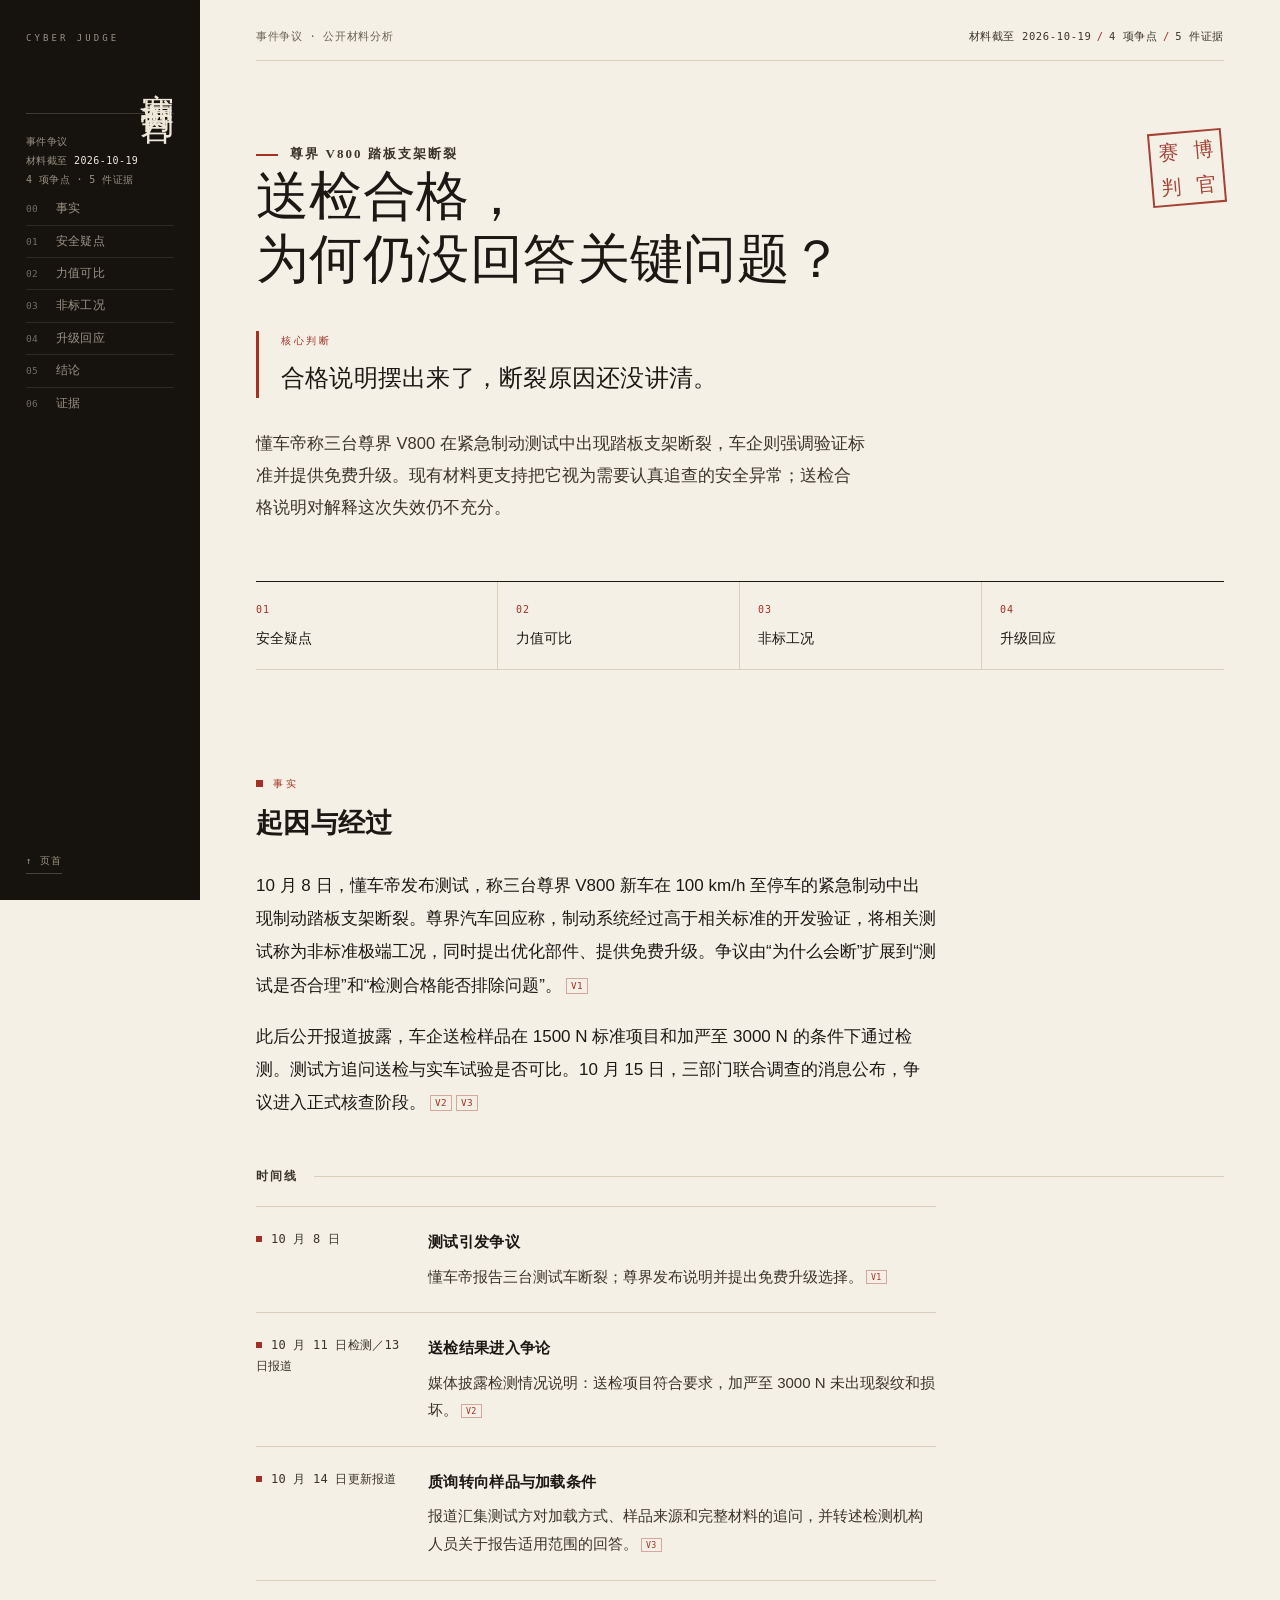
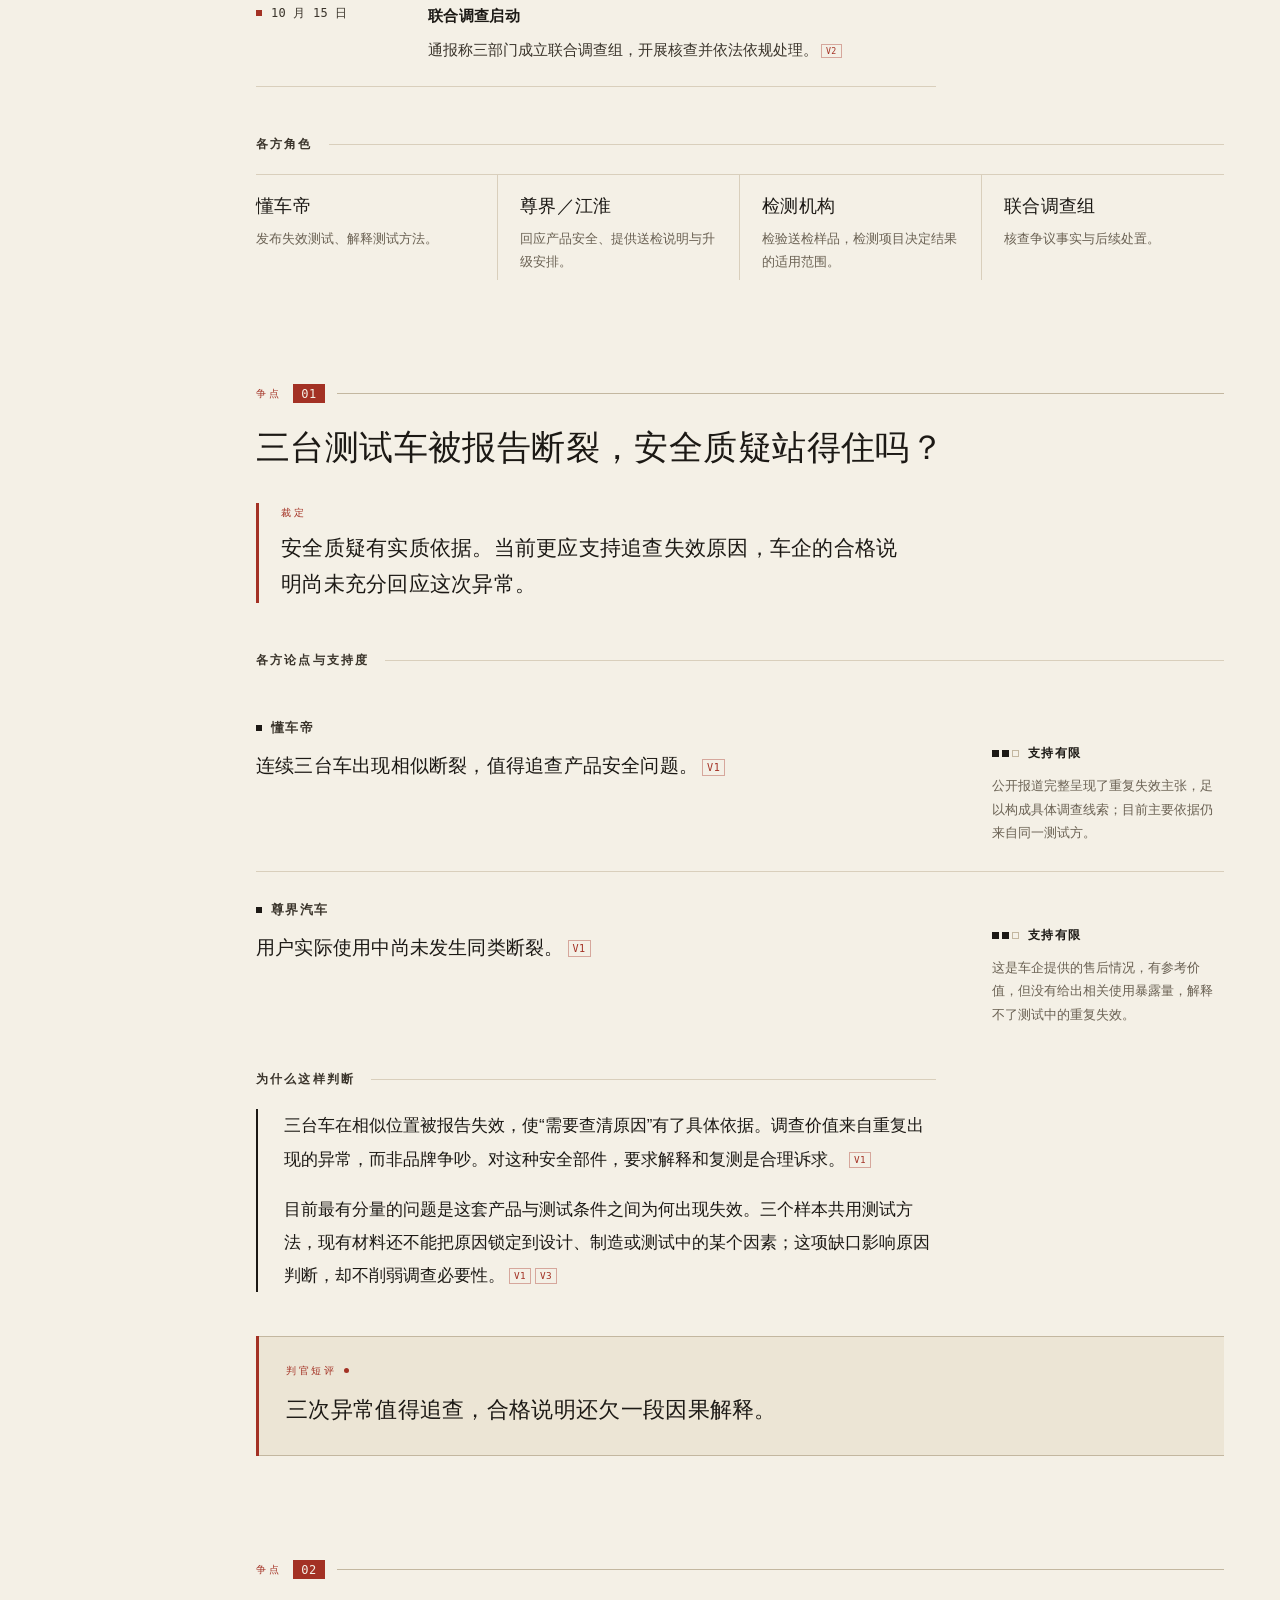
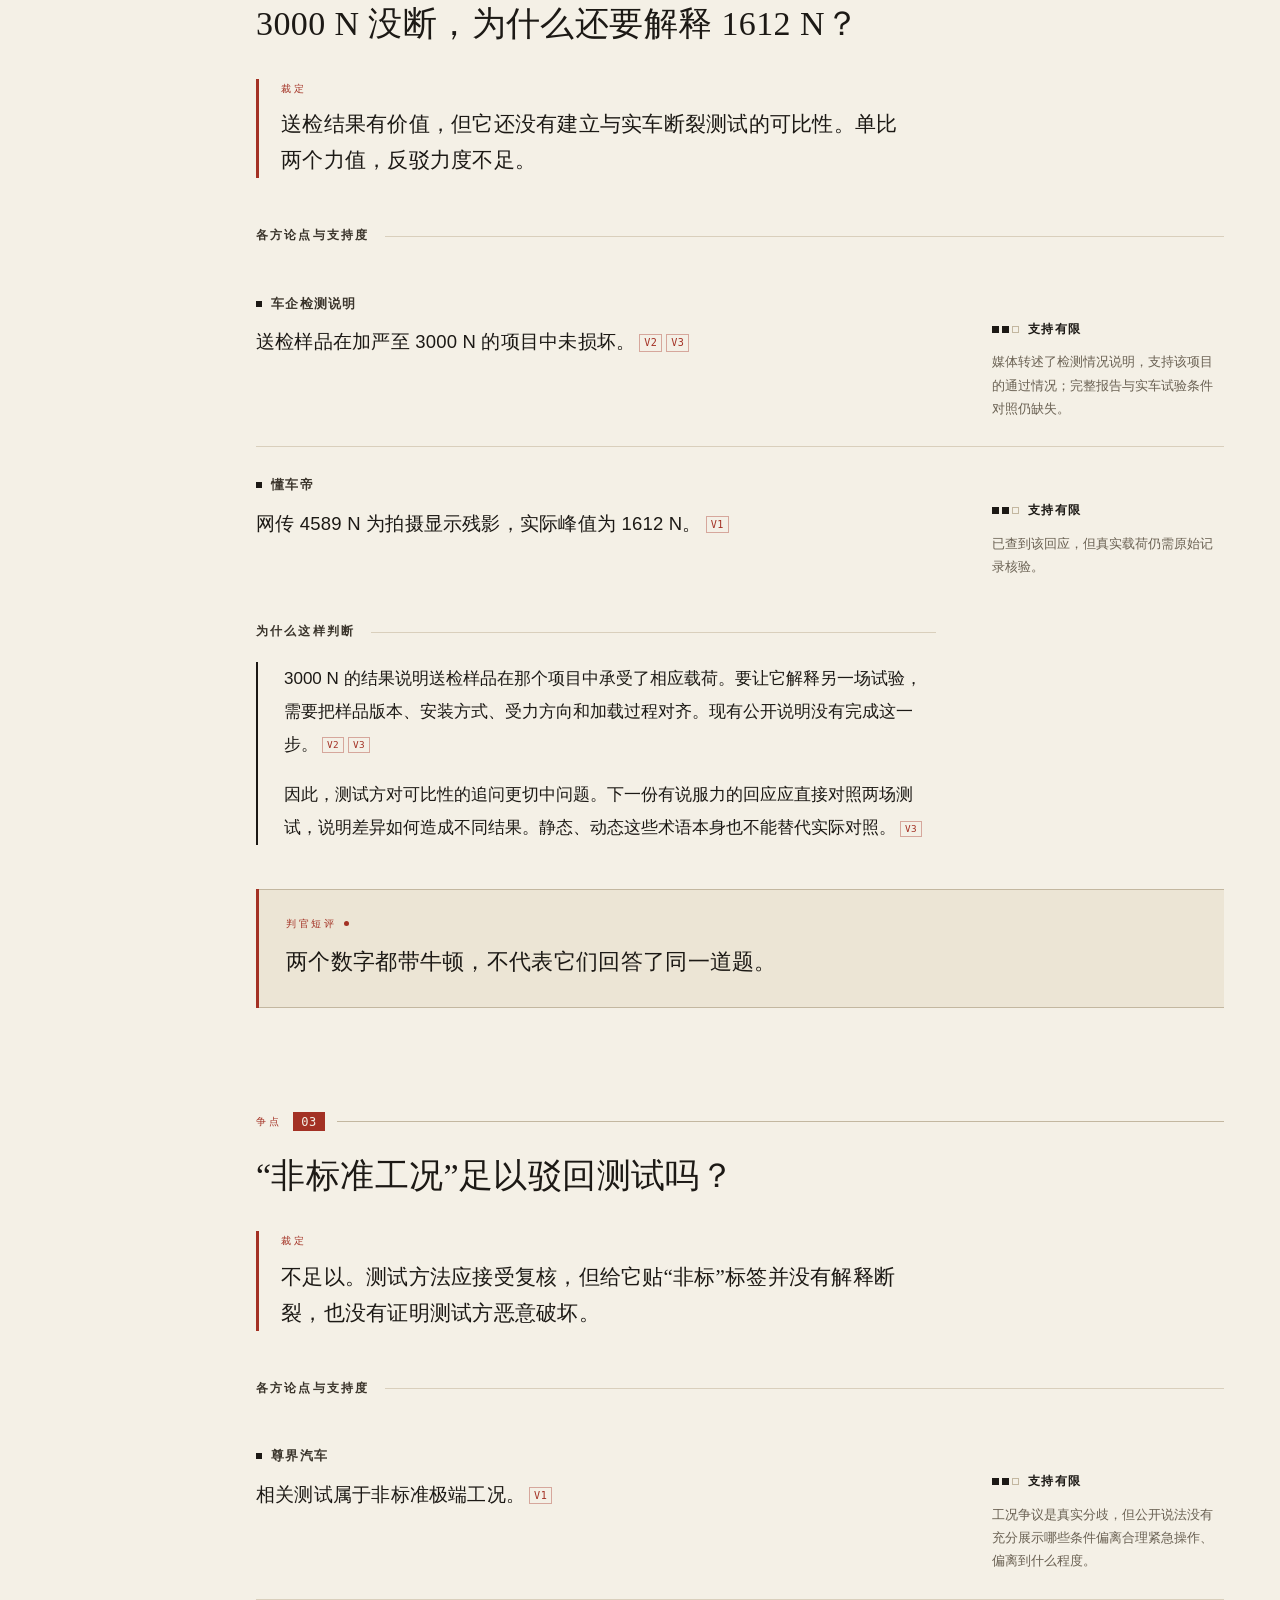
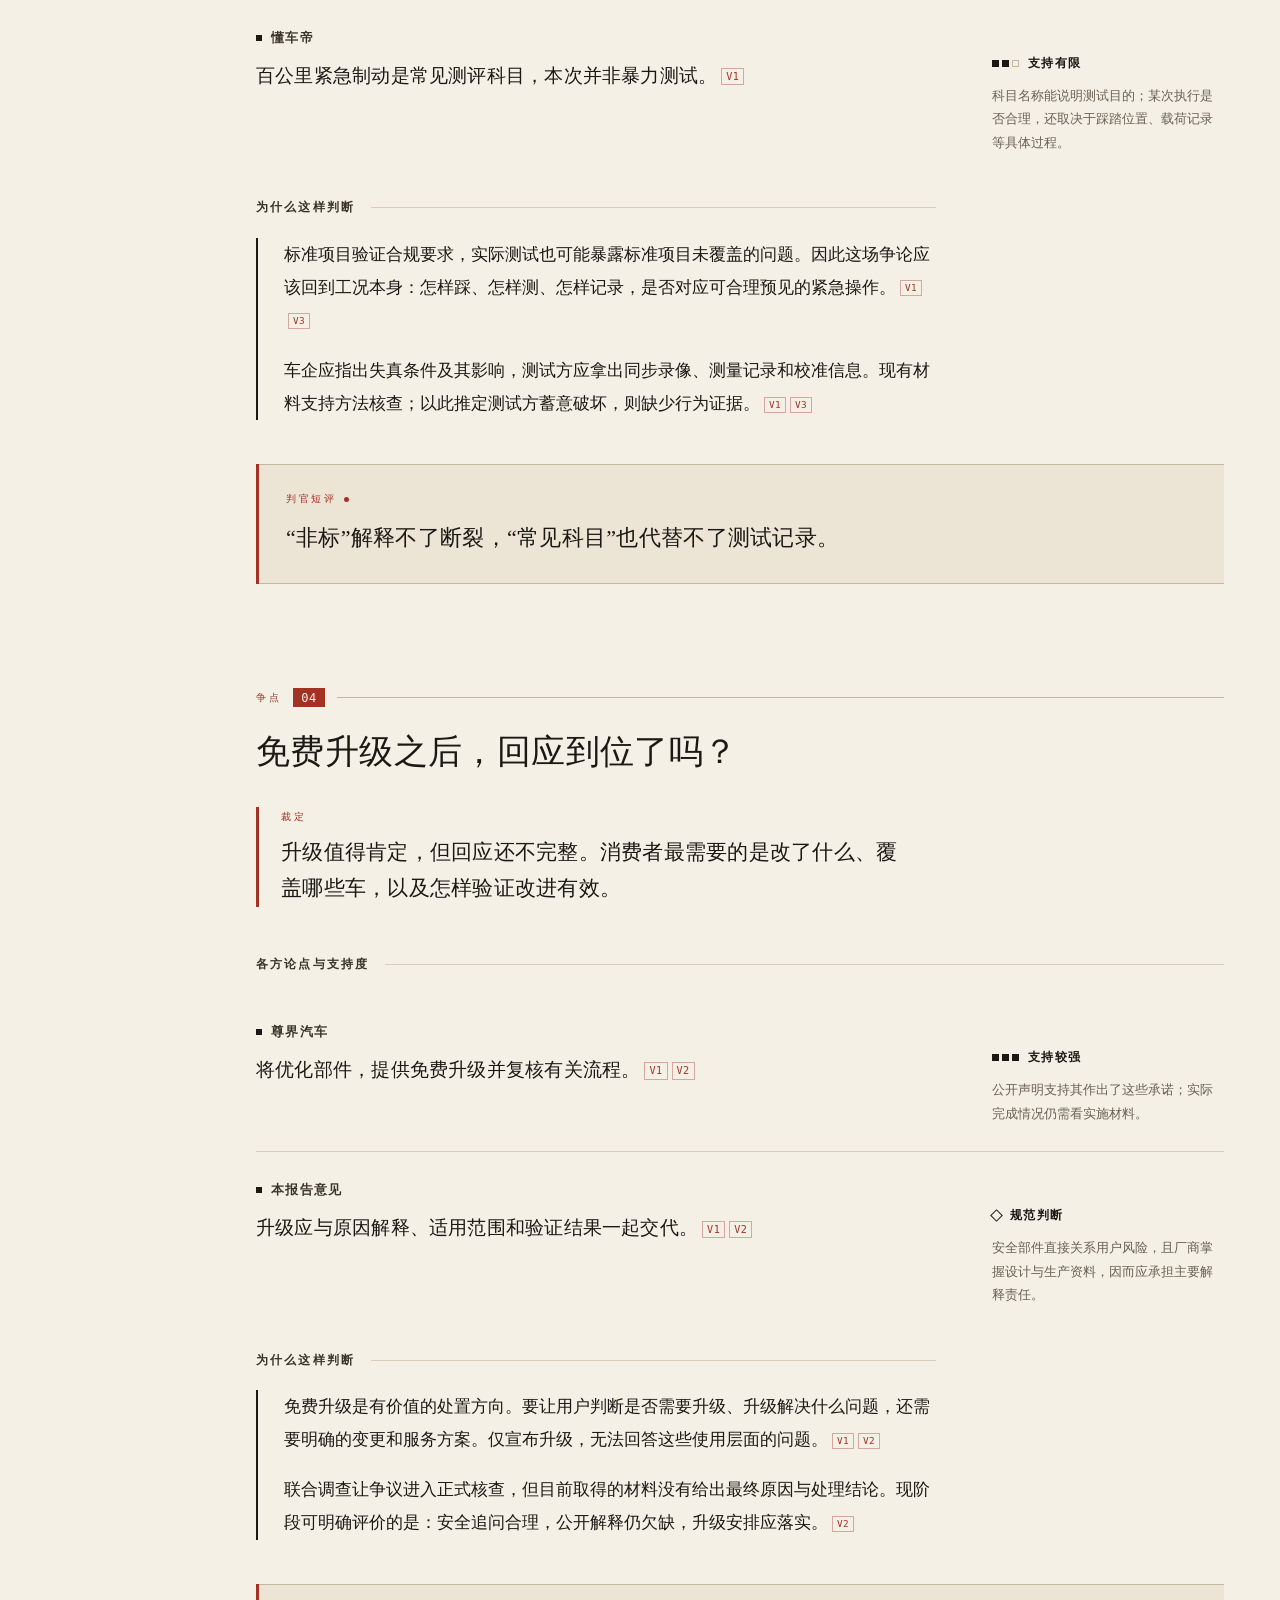
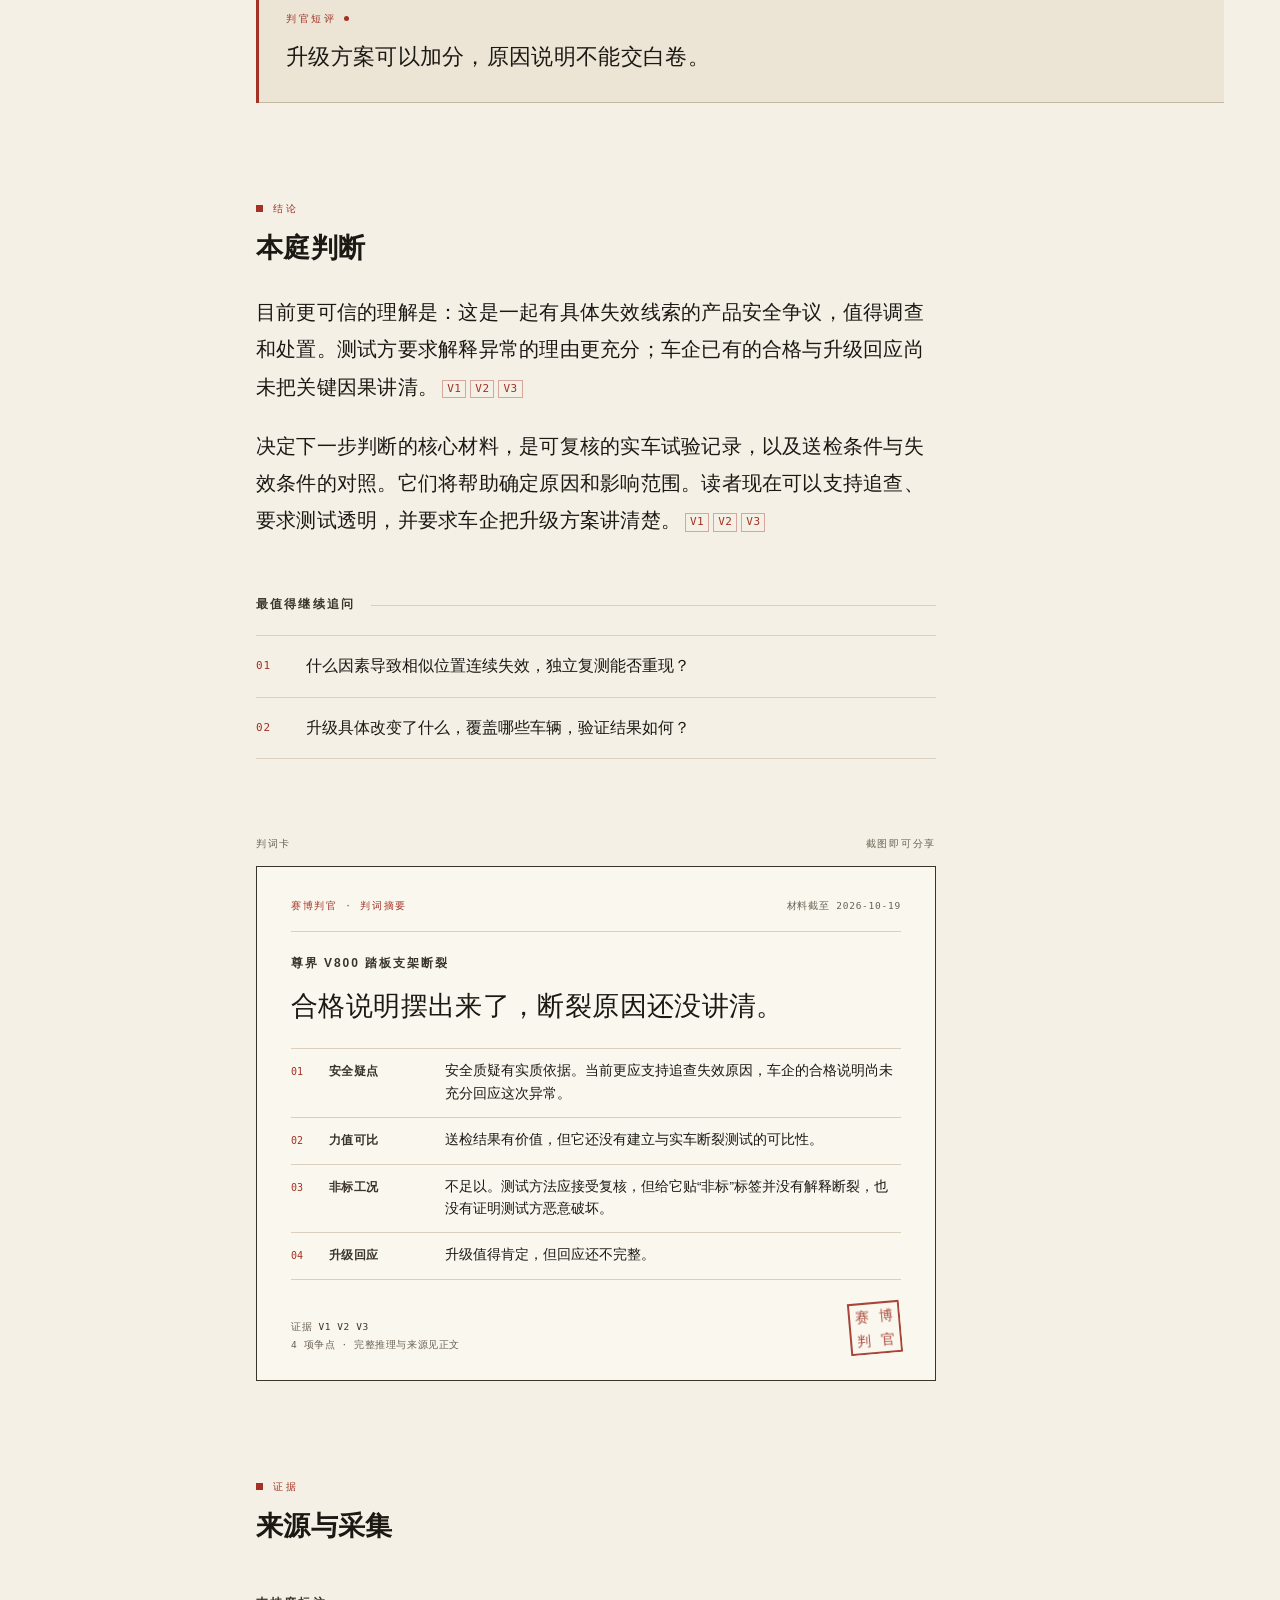
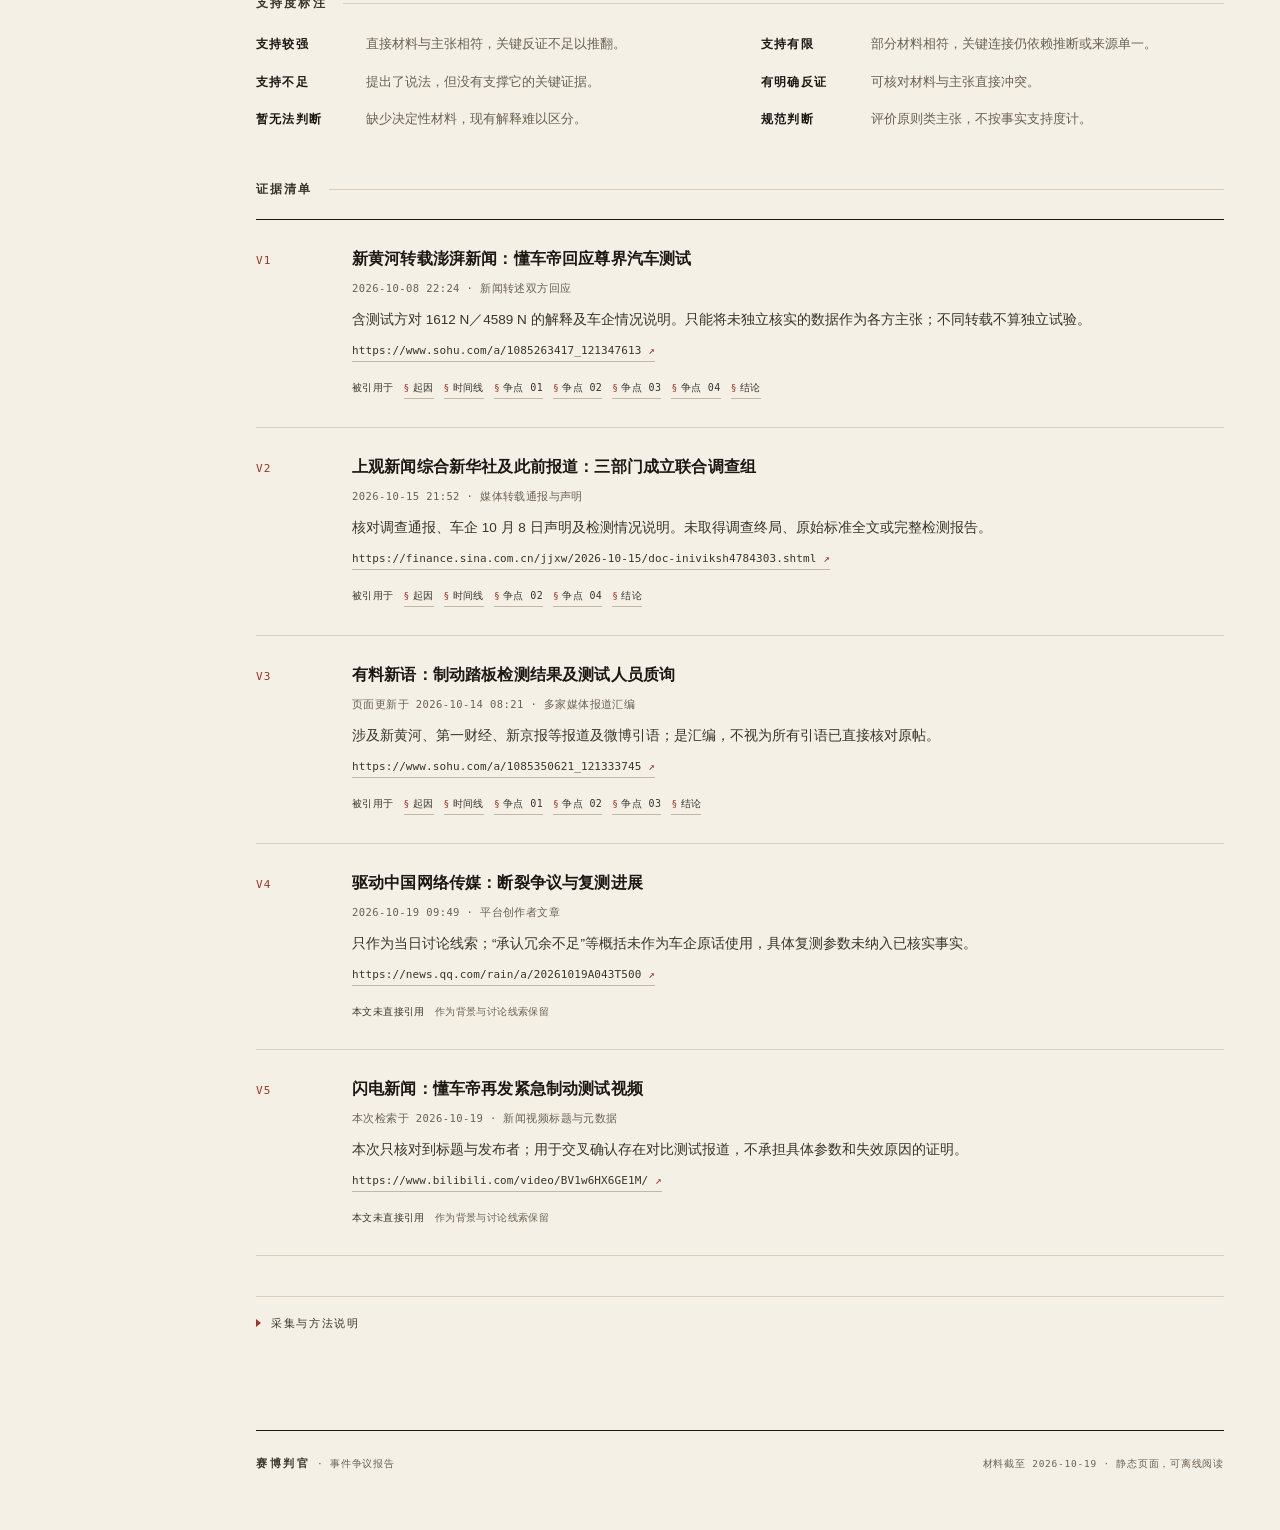
<file: docs/examples/v800.html>
<!doctype html>
<html lang="zh-CN">
<head>
<meta charset="utf-8">
<meta name="viewport" content="width=device-width, initial-scale=1">
<meta name="color-scheme" content="light">
<title>尊界 V800 踏板支架断裂：送检合格，为何仍没回答关键问题？ · 赛博判官</title>
<meta name="description" content="懂车帝称三台尊界 V800 在紧急制动测试中出现踏板支架断裂，车企则强调验证标准并提供免费升级。现有材料更支持把它视为需要认真追查的安全异常；送检合格说明对解释这次失效仍不充分。">
<meta name="generator" content="cyber-judge-template/1.0">
<link rel="icon" href="data:image/svg+xml,%3Csvg%20xmlns%3D%22http%3A%2F%2Fwww.w3.org%2F2000%2Fsvg%22%20viewBox%3D%220%200%2064%2064%22%3E%3Crect%20x%3D%225%22%20y%3D%225%22%20width%3D%2254%22%20height%3D%2254%22%20fill%3D%22none%22%20stroke%3D%22%23a33124%22%20stroke-width%3D%225%22%2F%3E%3Ctext%20x%3D%2232%22%20y%3D%2244%22%20font-size%3D%2232%22%20text-anchor%3D%22middle%22%20fill%3D%22%23a33124%22%20font-family%3D%22serif%22%3E%E5%88%A4%3C%2Ftext%3E%3C%2Fsvg%3E">
<style>
/* ==========================================================================
   赛博判官 · 事件争议报告模板
   设计母题：卷宗书脊 + 判词批注
   - 墨色书脊：固定左栏，承载刊名、争点目录与阅读进度
   - 纸面正文：暖纸底、宋体判词、黑体记录
   - 朱批：只用于裁定、争点编号、引用标签与印章
   - 页边批注：支持度刻度与理由，正文右侧对齐
   ========================================================================== */

/* ---------- tokens ---------- */
:root {
  --paper: #f4f0e6;
  --paper-2: #ece5d5;
  --paper-3: #faf7ef;
  --ink: #1c1915;
  --ink-2: #3a342b;
  --muted: #6a6153;
  --rule: #d9cfbc;
  --rule-2: #c3b7a0;
  --red: #a33124;
  --spine: #16130f;
  --spine-fg: #efe8d9;
  --spine-muted: #9a9182;

  --serif: "Songti SC", "STSong", "Source Han Serif SC", "Noto Serif SC", "SimSun", "Noto Serif CJK SC", serif;
  --sans: "Noto Sans SC", "PingFang SC", "Microsoft YaHei", "Microsoft YaHei UI", "Hiragino Sans GB", "Noto Sans CJK SC", "Segoe UI", sans-serif;
  --mono: "SF Mono", "Cascadia Mono", "JetBrains Mono", "Consolas", "DejaVu Sans Mono", monospace;

  --spine-w: 200px;
  --main-w: 680px;
  --note-w: 232px;
  --gap: 56px;
  --pad: 56px;

  --fs-body: 17px;
  --lh-body: 1.95;
}

/* ---------- reset ---------- */
*, *::before, *::after { box-sizing: border-box; }
html { -webkit-text-size-adjust: 100%; }
body {
  margin: 0;
  background: var(--paper);
  color: var(--ink);
  font-family: var(--sans);
  font-size: var(--fs-body);
  line-height: var(--lh-body);
  font-feature-settings: "kern" 1;
  text-rendering: optimizeSpeed;
  -webkit-font-smoothing: antialiased;
}
h1, h2, h3, h4, p, ul, ol, dl, dd, figure, blockquote { margin: 0; }
ul, ol { padding: 0; list-style: none; }
a { color: inherit; text-decoration: none; }
img, svg { display: block; max-width: 100%; }
i, em { font-style: normal; }
button { font: inherit; color: inherit; }

::selection { background: var(--red); color: var(--paper); }

:where(a, summary, button):focus-visible {
  outline: 2px solid var(--red);
  outline-offset: 3px;
  border-radius: 1px;
}

/* ---------- utility ---------- */
.mono { font-family: var(--mono); }
.visually-hidden {
  position: absolute; width: 1px; height: 1px; margin: -1px;
  padding: 0; overflow: hidden; clip: rect(0 0 0 0); white-space: nowrap; border: 0;
}
.skip {
  position: fixed; top: 8px; left: 8px; z-index: 100;
  padding: 10px 16px; background: var(--ink); color: var(--paper);
  font-size: 13px; transform: translateY(-160%);
}
.skip:focus {
  transform: none; background: var(--red); color: var(--paper);
  outline-color: var(--paper);
}
.spine :where(a, summary, button):focus-visible,
.topbar :where(a, summary, button):focus-visible { outline-color: #f2e4ca; }

/* ==========================================================================
   书脊
   ========================================================================== */
.spine {
  position: fixed; inset: 0 auto 0 0; z-index: 40;
  width: var(--spine-w);
  background: var(--spine);
  color: var(--spine-fg);
  overflow-y: auto;
  overscroll-behavior: contain;
}
.spine::after {
  content: ""; position: absolute; top: 0; right: 0;
  width: 2px; height: var(--progress, 0%);
  background: var(--red);
  transition: height .12s linear;
}
.spine-inner {
  min-height: 100%;
  display: flex; flex-direction: column;
  padding: 30px 26px 26px;
}
.spine-brand { display: flex; flex-direction: column; gap: 14px; }
.spine-kicker {
  font-family: var(--mono); font-size: 9px; letter-spacing: .34em;
  color: var(--spine-muted); text-transform: uppercase;
}
.spine-word {
  writing-mode: vertical-rl;
  font-family: var(--serif); font-size: 34px; line-height: 1.06;
  letter-spacing: .16em; color: var(--spine-fg);
  margin-top: 4px;
}
.spine-rule { height: 1px; background: rgba(239,232,217,.18); margin: 26px 0 18px; }
.spine-meta {
  font-family: var(--mono); font-size: 10px; line-height: 1.9;
  letter-spacing: .04em; color: var(--spine-muted);
}
.spine-meta b { color: var(--spine-fg); font-weight: 500; }
.spine-nav { margin-top: 4px; display: flex; flex-direction: column; }
.spine-nav a {
  display: grid; grid-template-columns: 22px 1fr; gap: 8px;
  padding: 7px 0; border-top: 1px solid rgba(239,232,217,.10);
  color: var(--spine-muted);
  font-size: 12px; line-height: 1.45; letter-spacing: .02em;
  transition: color .15s;
}
.spine-nav a:first-child { border-top: 0; }
.spine-nav a:hover { color: var(--spine-fg); }
.spine-nav .n {
  font-family: var(--mono); font-size: 9.5px; letter-spacing: .04em;
  padding-top: 2px; color: rgba(239,232,217,.42);
}
.spine-nav a[aria-current] { color: var(--spine-fg); }
.spine-nav a[aria-current] .n { color: #d4574a; }
.spine-nav a[aria-current] .t { position: relative; }
.spine-nav a[aria-current] .t::before {
  content: ""; position: absolute; left: -8px; top: .55em;
  width: 3px; height: 3px; background: #d4574a;
}
.spine-foot { margin-top: auto; padding-top: 30px; display: flex; align-items: flex-end; justify-content: space-between; gap: 12px; }
.spine-top {
  font-family: var(--mono); font-size: 9.5px; letter-spacing: .12em;
  color: var(--spine-muted); border-bottom: 1px solid rgba(239,232,217,.22); padding-bottom: 2px;
}
.spine-top:hover { color: var(--spine-fg); border-color: var(--spine-fg); }

/* 印章 */
.seal {
  --seal: 74px;
  width: var(--seal); height: var(--seal);
  border: 2px solid var(--red);
  color: var(--red);
  display: grid; grid-template-columns: 1fr 1fr; grid-template-rows: 1fr 1fr;
  place-items: center;
  font-family: var(--serif); font-size: calc(var(--seal) * .27); line-height: 1;
  letter-spacing: 0;
  transform: rotate(-5deg);
  opacity: .9;
  mix-blend-mode: multiply;
  user-select: none;
}
.seal.spine-seal {
  --seal: 42px;
  border-width: 1px;
  color: #c4574a; border-color: #c4574a;
  font-size: 12px; opacity: .85; transform: rotate(-6deg);
}

/* ==========================================================================
   页框
   ========================================================================== */
.page { margin-left: var(--spine-w); }
.wrap {
  max-width: calc(var(--main-w) + var(--gap) + var(--note-w) + var(--pad) * 2);
  margin: 0 auto;
  padding-left: var(--pad); padding-right: var(--pad);
}
.prose { max-width: var(--main-w); }

/* ---------- 顶栏 ---------- */
.toprail {
  display: flex; align-items: baseline; justify-content: space-between; gap: 20px;
  padding: 26px 0 14px;
  border-bottom: 1px solid var(--rule);
  font-family: var(--mono); font-size: 10.5px; letter-spacing: .06em;
  color: var(--muted);
}
.toprail .right { color: var(--ink-2); white-space: nowrap; }
.toprail .dot { color: var(--red); padding: 0 .5em; }

/* ==========================================================================
   首屏
   ========================================================================== */
.hero { padding-bottom: 8px; }
.hero-grid {
  display: grid;
  grid-template-columns: minmax(0, var(--main-w)) var(--note-w);
  column-gap: var(--gap);
  padding-top: 64px;
  align-items: start;
}
.case-head { min-width: 0; }
.case-subject {
  display: flex; align-items: center; gap: 12px;
  font-size: 13px; font-weight: 600; letter-spacing: .16em; line-height: 1.7;
  color: var(--ink-2);
}
.case-subject::before {
  content: ""; flex: none; width: 22px; height: 2px; background: var(--red);
}
.case-title {
  font-family: var(--serif); font-weight: 400;
  font-size: clamp(36px, 4.15vw, 58px);
  line-height: 1.16; letter-spacing: .008em;
  margin-top: 18px;
  text-wrap: balance;
}
.case-title .q-line { display: block; }
.case-title .q-line + .q-line { margin-top: .04em; }
.hero-verdict {
  margin-top: 40px;
  border-left: 3px solid var(--red);
  padding-left: 22px;
  max-width: 620px;
}
.hero-verdict .label {
  display: block;
  font-family: var(--mono); font-size: 10px; letter-spacing: .26em;
  color: var(--red); margin-bottom: 9px;
}
.hero-verdict p {
  font-family: var(--serif); font-size: 24px; line-height: 1.62;
  letter-spacing: .01em;
}
.hero-summary {
  margin-top: 30px; max-width: 610px;
  font-size: 16.5px; line-height: 1.92; color: var(--ink-2);
}
.hero-aside { display: flex; flex-direction: column; align-items: flex-end; gap: 22px; padding-top: 6px; }
.hero-stamp { align-self: flex-end; }
.hero-aside .aside-note {
  font-family: var(--mono); font-size: 9.5px; line-height: 1.9;
  letter-spacing: .05em; color: var(--muted); text-align: right;
}

/* ---------- 争点索引 ---------- */
.issue-index {
  margin-top: 58px;
  border-top: 1px solid var(--ink);
  border-bottom: 1px solid var(--rule);
  display: grid; grid-template-columns: repeat(4, minmax(0, 1fr));
}
.issue-index a {
  display: flex; flex-direction: column; gap: 8px;
  padding: 18px 18px 20px 0;
  border-right: 1px solid var(--rule);
  min-width: 0;
  transition: background .15s;
}
.issue-index a:last-child { border-right: 0; }
.issue-index a:not(:first-child) { padding-left: 18px; }
.issue-index a:hover { background: rgba(28,25,21,.035); }
.issue-index .n {
  font-family: var(--mono); font-size: 10px; letter-spacing: .1em; color: var(--red);
}
.issue-index .t {
  font-size: 14px; font-weight: 500; line-height: 1.5; letter-spacing: .01em;
  color: var(--ink);
}
.issue-index a:hover .t { text-decoration: underline; text-underline-offset: 3px; text-decoration-thickness: 1px; }

/* ==========================================================================
   章节骨架
   ========================================================================== */
.sec { padding-top: 96px; }
.eyebrow {
  display: flex; align-items: center; gap: 10px;
  font-family: var(--mono); font-size: 10px; letter-spacing: .26em;
  color: var(--red); margin-bottom: 12px;
}
.eyebrow::before { content: ""; width: 7px; height: 7px; background: var(--red); flex: none; }
.sec-title {
  font-size: 27px; font-weight: 600; line-height: 1.4; letter-spacing: .01em;
  margin-bottom: 26px;
}
.sub-label {
  display: flex; align-items: center; gap: 16px;
  font-size: 12px; font-weight: 600; letter-spacing: .18em; color: var(--ink-2);
  margin: 46px 0 18px;
}
.sub-label::after { content: ""; flex: 1; height: 1px; background: var(--rule); }

/* ---------- 正文 ---------- */
.body-text {
  font-size: var(--fs-body); line-height: var(--lh-body);
  color: var(--ink);
  max-width: var(--main-w);
}
.body-text + .body-text { margin-top: 1.05em; }

/* ---------- 时间线 ---------- */
.timeline { max-width: var(--main-w); border-top: 1px solid var(--rule); }
.timeline li {
  display: grid; grid-template-columns: 148px minmax(0, 1fr);
  gap: 24px;
  padding: 20px 0 22px;
  border-bottom: 1px solid var(--rule);
}
.t-date {
  font-family: var(--mono); font-size: 12px; line-height: 1.7;
  letter-spacing: .02em; color: var(--ink-2);
  padding-top: 2px;
  overflow-wrap: anywhere;
}
.t-date::before {
  content: ""; display: inline-block; width: 6px; height: 6px;
  background: var(--red); margin-right: 9px; vertical-align: 1px;
}
.t-title { font-size: 15px; font-weight: 600; letter-spacing: .02em; }
.t-text { font-size: 15px; line-height: 1.85; color: var(--ink-2); margin-top: 6px; }
.t-text .cite { margin-left: 3px; }

/* ---------- 各方角色 ---------- */
.actors {
  display: grid; grid-template-columns: repeat(4, minmax(0, 1fr));
  border-top: 1px solid var(--rule);
}
.actors li {
  padding: 18px 22px 6px 0;
  border-right: 1px solid var(--rule);
  min-width: 0;
}
.actors li:last-child { border-right: 0; }
.actors li:not(:first-child) { padding-left: 22px; }
.actor-name {
  display: block;
  font-family: var(--serif); font-size: 18px; line-height: 1.5; letter-spacing: .02em;
}
.actor-role {
  display: block; margin-top: 8px;
  font-size: 13px; line-height: 1.75; color: var(--muted);
}

/* ==========================================================================
   争点
   ========================================================================== */
.issue { padding-top: 104px; scroll-margin-top: 24px; }
.issue:first-of-type { padding-top: 88px; }
.issue-bar { display: flex; align-items: center; gap: 12px; }
.issue-kicker {
  font-family: var(--mono); font-size: 10px; letter-spacing: .26em; color: var(--red);
}
.issue-num {
  font-family: var(--mono); font-size: 12px; letter-spacing: .04em;
  color: var(--paper); background: var(--red);
  padding: 3px 8px 2px; line-height: 1.2;
}
.issue-bar .line { flex: 1; height: 1px; background: var(--rule-2); }
.issue-q {
  font-family: var(--serif); font-weight: 400;
  font-size: clamp(26px, 2.7vw, 34px); line-height: 1.46; letter-spacing: .012em;
  margin-top: 20px; max-width: 780px;
}
.verdict {
  margin-top: 30px; border-left: 3px solid var(--red); padding-left: 22px;
  max-width: 660px;
}
.verdict .label {
  display: block;
  font-family: var(--mono); font-size: 10px; letter-spacing: .26em; color: var(--red);
  margin-bottom: 8px;
}
.verdict p {
  font-family: var(--serif); font-size: 21px; line-height: 1.72; letter-spacing: .012em;
}

/* ---------- 论点：正文 + 页边批注 ---------- */
.duo {
  display: grid;
  grid-template-columns: minmax(0, var(--main-w)) var(--note-w);
  column-gap: var(--gap);
  align-items: start;
}
.claims { margin-top: 34px; }
.claim { padding-top: 26px; }
.claim + .claim { border-top: 1px solid var(--rule); margin-top: 26px; }
.speaker {
  display: flex; align-items: center; gap: 9px;
  font-size: 12.5px; font-weight: 600; letter-spacing: .1em; color: var(--ink-2);
  margin-bottom: 9px;
}
.speaker::before { content: ""; width: 6px; height: 6px; background: var(--ink); flex: none; }
.claim-text {
  font-size: 18.5px; line-height: 1.85; letter-spacing: .012em; color: var(--ink);
  max-width: 34em;
}
.claim-note { padding-top: 26px; }
.support { display: flex; flex-wrap: wrap; align-items: center; gap: 9px; }
.bars { display: inline-flex; gap: 3px; }
.bars i {
  width: 7px; height: 7px; border: 1px solid var(--rule-2); background: transparent;
  display: block;
}
.bars i.on { background: var(--ink); border-color: var(--ink); }
.support-mark {
  width: 9px; height: 9px; display: block; flex: none;
  border: 1px solid var(--ink); transform: rotate(45deg);
}
.support-mark.cross {
  transform: none; border: 0;
  background:
    linear-gradient(45deg, transparent 44%, var(--red) 44%, var(--red) 56%, transparent 56%),
    linear-gradient(-45deg, transparent 44%, var(--red) 44%, var(--red) 56%, transparent 56%);
}
.support-mark.open { border-style: dashed; transform: none; }
.support-label {
  font-size: 12px; font-weight: 600; letter-spacing: .12em; color: var(--ink);
}
.support-reason {
  margin-top: 9px;
  font-size: 13px; line-height: 1.8; color: var(--muted);
}

/* ---------- 理由 ---------- */
.reasoning { margin-top: 42px; max-width: var(--main-w); }
.reasoning .sub-label { margin-top: 0; }
.reasoning-body {
  border-left: 2px solid var(--ink);
  padding-left: 26px;
}
.reasoning-body p { font-size: var(--fs-body); line-height: var(--lh-body); }
.reasoning-body p + p { margin-top: 1em; }

/* ---------- 判官短评 ---------- */
.roast {
  margin-top: 44px; max-width: calc(var(--main-w) + var(--note-w) + var(--gap));
  background: var(--paper-2);
  border-top: 1px solid var(--rule-2);
  border-bottom: 1px solid var(--rule-2);
  padding: 24px 30px 26px;
  position: relative;
}
.roast::before {
  content: ""; position: absolute; left: 0; top: -1px; bottom: -1px; width: 3px; background: var(--red);
}
.roast .label {
  display: flex; align-items: center; gap: 8px;
  font-family: var(--mono); font-size: 10px; letter-spacing: .26em; color: var(--red);
}
.roast .label::after { content: ""; width: 5px; height: 5px; background: var(--red); border-radius: 50%; }
.roast p {
  margin-top: 10px;
  font-family: var(--serif); font-size: 22px; line-height: 1.72; letter-spacing: .014em;
}

/* ==========================================================================
   结论
   ========================================================================== */
.conclusion-body { max-width: var(--main-w); }
.conclusion-body p {
  font-family: var(--serif); font-size: 20px; line-height: 1.86; letter-spacing: .012em;
}
.conclusion-body p + p { margin-top: 1.1em; }
.questions { margin-top: 54px; max-width: var(--main-w); }
.questions li {
  display: grid; grid-template-columns: 34px 1fr; gap: 16px;
  padding: 16px 0; border-top: 1px solid var(--rule);
  font-size: 16px; line-height: 1.8;
}
.questions li:last-child { border-bottom: 1px solid var(--rule); }
.questions .qn {
  font-family: var(--mono); font-size: 11px; letter-spacing: .08em; color: var(--red); padding-top: 4px;
}

/* ==========================================================================
   判词卡
   ========================================================================== */
.share { margin-top: 76px; max-width: var(--main-w); }
.share-cap {
  display: flex; align-items: baseline; justify-content: space-between; gap: 16px;
  font-family: var(--mono); font-size: 9.5px; letter-spacing: .18em; color: var(--muted);
  margin-bottom: 12px;
}
.share-card {
  background: var(--paper-3);
  border: 1px solid var(--ink-2);
  padding: 30px 34px 26px;
  position: relative;
}
.card-top {
  display: flex; align-items: baseline; justify-content: space-between; gap: 16px;
  font-family: var(--mono); font-size: 9.5px; letter-spacing: .18em; color: var(--red);
  padding-bottom: 16px; border-bottom: 1px solid var(--rule);
}
.card-top .date { color: var(--muted); letter-spacing: .08em; }
.card-case {
  font-size: 12px; font-weight: 600; letter-spacing: .16em; color: var(--ink-2);
  margin-top: 20px;
}
.card-headline {
  font-family: var(--serif); font-weight: 400;
  font-size: 27px; line-height: 1.5; letter-spacing: .014em;
  margin-top: 10px; padding-right: 26px;
}
.card-rows { margin-top: 22px; border-top: 1px solid var(--rule); }
.card-rows li {
  display: grid; grid-template-columns: 26px 104px minmax(0, 1fr); gap: 12px;
  padding: 11px 0; border-bottom: 1px solid var(--rule);
  align-items: baseline;
}
.card-rows .n { font-family: var(--mono); font-size: 10px; color: var(--red); }
.card-rows .k { font-size: 12px; font-weight: 600; letter-spacing: .04em; color: var(--ink-2); }
.card-rows .v { font-size: 13.5px; line-height: 1.7; color: var(--ink); }
.card-foot {
  display: flex; align-items: flex-end; justify-content: space-between; gap: 18px;
  margin-top: 22px;
}
.card-foot .meta { font-family: var(--mono); font-size: 9.5px; line-height: 1.9; letter-spacing: .06em; color: var(--muted); }
.card-foot .meta b { color: var(--ink-2); font-weight: 500; }
.card-seal { --seal: 52px; flex: none; }

/* ==========================================================================
   证据
   ========================================================================== */
.legend { display: grid; grid-template-columns: repeat(2, minmax(0, 1fr)); gap: 14px 42px; margin: 8px 0 34px; }
.legend div { display: grid; grid-template-columns: 96px 1fr; gap: 14px; align-items: baseline; }
.legend dt, .legend .k { font-size: 12px; font-weight: 600; letter-spacing: .1em; }
.legend .d { font-size: 13px; line-height: 1.7; color: var(--muted); }

.sources { max-width: calc(var(--main-w) + var(--note-w) + var(--gap)); border-top: 1px solid var(--ink); }
.source {
  display: grid; grid-template-columns: 74px minmax(0, 1fr);
  gap: 22px;
  padding: 26px 0 28px;
  border-bottom: 1px solid var(--rule);
  scroll-margin-top: 28px;
}
.source:target { animation: flash 1.6s ease-out 1; }
@keyframes flash {
  0% { background: rgba(163,49,36,.10); }
  100% { background: transparent; }
}
.src-id {
  font-family: var(--mono); font-size: 11px; letter-spacing: .1em; color: var(--red);
  padding-top: 4px;
}
.src-title { font-size: 16px; font-weight: 600; line-height: 1.6; letter-spacing: .01em; }
.src-meta {
  margin-top: 6px;
  font-family: var(--mono); font-size: 10.5px; letter-spacing: .04em; color: var(--muted);
}
.src-note { margin-top: 10px; font-size: 13.5px; line-height: 1.8; color: var(--ink-2); }
.src-url {
  display: inline-block; margin-top: 10px;
  font-family: var(--mono); font-size: 11px; line-height: 1.7; letter-spacing: .01em;
  color: var(--ink-2);
  border-bottom: 1px solid var(--rule-2);
  overflow-wrap: anywhere; word-break: break-all;
}
.src-url:hover { color: var(--red); border-color: var(--red); }
.src-url .ext { color: var(--red); }
.src-refs {
  margin-top: 12px; display: flex; flex-wrap: wrap; align-items: baseline; gap: 6px 10px;
  font-family: var(--mono); font-size: 10px; letter-spacing: .04em; color: var(--muted);
}
.src-refs .k { color: var(--ink-2); }
.src-refs a { color: var(--ink-2); border-bottom: 1px solid var(--rule-2); padding-bottom: 1px; }
.src-refs a::before { content: "§"; color: var(--red); margin-right: 3px; font-size: 9.5px; }
.src-refs a:hover { color: var(--red); border-color: var(--red); }

.method { margin-top: 40px; max-width: calc(var(--main-w) + var(--note-w) + var(--gap)); border-top: 1px solid var(--rule); }
.method summary {
  cursor: pointer; list-style: none; padding: 16px 0;
  font-family: var(--mono); font-size: 10.5px; letter-spacing: .16em; color: var(--ink-2);
  display: flex; align-items: center; gap: 10px;
}
.method summary::-webkit-details-marker { display: none; }
.method summary::before {
  content: ""; width: 0; height: 0; flex: none;
  border-left: 5px solid var(--red); border-top: 4px solid transparent; border-bottom: 4px solid transparent;
  transition: transform .15s;
}
.method[open] summary::before { transform: rotate(90deg); }
.method summary:hover { color: var(--red); }
.method-body { padding: 4px 0 20px; font-size: 14px; line-height: 1.9; color: var(--ink-2); max-width: 760px; }

/* ==========================================================================
   页脚
   ========================================================================== */
.foot {
  margin-top: 80px; padding: 22px 0 56px;
  border-top: 1px solid var(--ink);
  display: flex; align-items: baseline; justify-content: space-between; gap: 20px;
  font-family: var(--mono); font-size: 9.5px; letter-spacing: .08em; color: var(--muted);
}
.foot .mark { font-family: var(--sans); font-weight: 600; letter-spacing: .24em; color: var(--ink-2); font-size: 11px; }

/* ---------- 引用标签 ---------- */
.cite {
  display: inline-block;
  font-family: var(--mono); font-size: .55em; line-height: 1.5;
  letter-spacing: .04em;
  color: var(--red);
  border: 1px solid rgba(163,49,36,.38);
  padding: 0 4px;
  margin-left: 4px;
  vertical-align: .18em;
  white-space: nowrap;
  transition: background .12s, color .12s;
}
.cite:hover, .cite:focus-visible { background: var(--red); color: var(--paper); border-color: var(--red); }

/* ---------- 返回原处 ---------- */
.back-pill {
  position: fixed; left: 50%; bottom: 26px; transform: translate(-50%, 12px);
  z-index: 50; display: none; align-items: center; gap: 10px;
  padding: 11px 20px;
  background: var(--ink); color: var(--paper);
  font-size: 12.5px; letter-spacing: .04em;
  border: 0; cursor: pointer;
  box-shadow: 0 6px 24px rgba(28,25,21,.22);
  opacity: 0; transition: opacity .18s, transform .18s;
}
.back-pill[data-show] { display: flex; opacity: 1; transform: translate(-50%, 0); }
.back-pill .k { font-family: var(--mono); font-size: 9.5px; letter-spacing: .16em; color: #d4574a; }

/* ==========================================================================
   移动端
   ========================================================================== */
.topbar { display: none; }
.toc-panel { display: none; }

@media (max-width: 1220px) {
  :root { --spine-w: 172px; --main-w: 640px; --note-w: 210px; --gap: 40px; --pad: 40px; }
  .spine-inner { padding: 26px 20px 22px; }
  .spine-word { font-size: 30px; }
  .actors { grid-template-columns: repeat(2, minmax(0, 1fr)); }
  .actors li:nth-child(2) { border-right: 0; }
  .actors li:nth-child(n+3) { border-top: 1px solid var(--rule); padding-top: 18px; }
}

@media (max-width: 1020px) {
  :root { --spine-w: 0px; --pad: 40px; }
  .spine { display: none; }
  .page { margin-left: 0; }
  .topbar {
    display: flex; align-items: center; gap: 14px;
    position: sticky; top: 0; z-index: 45;
    background: var(--spine); color: var(--spine-fg);
    padding: 12px var(--pad);
    font-size: 13px;
  }
  .topbar::after {
    content: ""; position: absolute; left: 0; right: auto; bottom: 0;
    width: var(--progress, 0%); height: 2px; background: var(--red);
  }
  .tb-mark { font-weight: 600; letter-spacing: .22em; font-size: 13px; }
  .toprail { display: none; }
  .tb-meta { font-family: var(--mono); font-size: 9.5px; letter-spacing: .04em; color: var(--spine-muted); white-space: nowrap; }
  .toc-btn {
    margin-left: auto;
    font-family: var(--mono); font-size: 10px; letter-spacing: .16em;
    border: 1px solid rgba(239,232,217,.3); padding: 5px 10px;
    color: var(--spine-fg);
  }
  .toc-btn:hover { border-color: var(--spine-fg); }
  .toc-panel { display: none; }
  .toc-panel:target, .toc-panel.open {
    display: block;
    position: fixed; inset: 56px 0 0 0; z-index: 60;
    background: var(--paper); color: var(--ink);
    overflow-y: auto; overscroll-behavior: contain;
    border-top: 1px solid var(--rule);
  }
  .toc-head {
    display: flex; align-items: baseline; justify-content: space-between;
    padding: 14px var(--pad) 12px;
    font-family: var(--mono); font-size: 10px; letter-spacing: .2em; color: var(--muted);
    border-bottom: 1px solid var(--rule);
  }
  .toc-close { color: var(--ink-2); border-bottom: 1px solid var(--rule-2); padding-bottom: 1px; }
  .toc-list a {
    display: grid; grid-template-columns: 26px 1fr; gap: 10px;
    padding: 14px var(--pad); font-size: 14px; border-bottom: 1px solid var(--rule);
  }
  .toc-list .n { font-family: var(--mono); font-size: 9.5px; color: var(--red); padding-top: 4px; }
  .duo { display: block; }
  .claim-note { padding-top: 12px; }
  .claim-text { font-size: 18px; }
  [data-nav], .source { scroll-margin-top: 74px; }
  .hero-grid { grid-template-columns: minmax(0, 1fr); }
  .hero-aside { display: none; }
  .case-title { font-size: clamp(34px, 6vw, 52px); }
  .issue-q { font-size: clamp(25px, 4.2vw, 32px); }
}

@media (max-width: 760px) {
  :root { --pad: 22px; --fs-body: 16.5px; }
  .hero-grid { padding-top: 38px; }
  .case-subject { font-size: 11.5px; letter-spacing: .1em; }
  .case-title { font-size: clamp(27px, 7.4vw, 40px); line-height: 1.22; margin-top: 14px; letter-spacing: .01em; }
  .hero-verdict { margin-top: 28px; padding-left: 16px; }
  .hero-verdict p { font-size: 20px; }
  .hero-summary { margin-top: 22px; font-size: 15.5px; line-height: 1.9; }
  .issue-index { grid-template-columns: repeat(2, minmax(0, 1fr)); margin-top: 38px; }
  .issue-index a { padding: 14px 14px 16px 0; border-bottom: 1px solid var(--rule); }
  .issue-index a:nth-child(2n) { border-right: 0; }
  .issue-index a:nth-child(n+3) { border-bottom: 0; }
  .issue-index a:nth-child(2) { padding-left: 16px; }
  .issue-index a:nth-child(4) { padding-left: 16px; }
  .issue-index .t { font-size: 13.5px; }
  .sec { padding-top: 64px; }
  .sec-title { font-size: 22px; margin-bottom: 20px; }
  .sub-label { margin-top: 34px; font-size: 11px; letter-spacing: .14em; }
  .timeline li { grid-template-columns: 1fr; gap: 6px; padding: 16px 0 18px; }
  .t-date { padding-top: 0; }
  .actors { grid-template-columns: 1fr; }
  .actors li { border-right: 0; padding: 14px 0 2px; }
  .actors li:not(:first-child) { padding-left: 0; }
  .actors li:nth-child(n+2) { border-top: 1px solid var(--rule); padding-top: 14px; }
  .actor-role { margin-top: 4px; }
  .issue { padding-top: 68px; }
  .issue:first-of-type { padding-top: 60px; }
  .issue-q { font-size: clamp(24px, 6.6vw, 30px); line-height: 1.42; margin-top: 16px; }
  .verdict { margin-top: 22px; padding-left: 16px; }
  .verdict p { font-size: 18px; line-height: 1.75; }
  .claim-text { font-size: 17px; line-height: 1.8; }
  .claim-note { border-left: 2px solid var(--rule); padding-left: 14px; margin-top: 14px; padding-top: 0; }
  .support-reason { font-size: 12.5px; line-height: 1.75; }
  .reasoning { margin-top: 34px; }
  .reasoning-body { padding-left: 18px; }
  .roast { margin-top: 34px; padding: 20px 18px 22px; }
  .roast p { font-size: 19.5px; line-height: 1.7; }
  .conclusion-body p { font-size: 18px; line-height: 1.85; }
  .questions { margin-top: 40px; }
  .questions li { font-size: 15px; grid-template-columns: 26px 1fr; gap: 10px; }
  .share { margin-top: 52px; }
  .share-card { padding: 22px 18px 20px; }
  .card-headline { font-size: 22px; padding-right: 0; }
  .card-rows li { grid-template-columns: 22px 90px minmax(0, 1fr); gap: 8px; }
  .card-rows .v { font-size: 12.5px; }
  .card-seal { --seal: 42px; }
  .legend { grid-template-columns: 1fr; gap: 10px; }
  .legend div { grid-template-columns: 84px 1fr; gap: 10px; }
  .source { grid-template-columns: 46px minmax(0, 1fr); gap: 14px; padding: 20px 0 22px; }
  .foot { flex-direction: column; align-items: flex-start; gap: 8px; margin-top: 56px; }
  .back-pill { bottom: 18px; padding: 10px 16px; font-size: 12px; }
}

@media (max-width: 400px) {
  :root { --pad: 17px; }
  .card-rows li { grid-template-columns: 22px 1fr; }
  .card-rows .k { grid-column: 2; }
  .card-rows .v { grid-column: 2; }
}

/* ==========================================================================
   动效偏好
   ========================================================================== */
@media (prefers-reduced-motion: reduce) {
  html { scroll-behavior: auto; }
  *, *::before, *::after {
    animation-duration: .001ms !important;
    animation-iteration-count: 1 !important;
    transition-duration: .001ms !important;
  }
}

/* ==========================================================================
   打印
   ========================================================================== */
@page { size: A4; margin: 17mm 15mm 18mm; }

@media print {
  :root {
    --paper: #fff; --paper-2: #f4f2ee; --paper-3: #fff;
    --ink: #000; --ink-2: #1a1a1a; --muted: #3a3a3a;
    --rule: #c8c8c8; --rule-2: #999; --red: #7d1a11;
    --fs-body: 10.5pt;
  }
  html { scroll-behavior: auto; }
  body { background: #fff; color: #000; font-size: 10.5pt; line-height: 1.7; }
  .spine, .topbar, .issue-index, .back-pill, .share-cap, .skip, .method summary::before { display: none !important; }
  .toc-panel { display: none !important; }
  .page { margin-left: 0; }
  .wrap { max-width: none; padding: 0; }
  .prose, .body-text, .timeline, .actors, .reasoning, .questions, .conclusion-body, .duo { max-width: none; }
  .duo { display: block; }
  .claim-note { padding-top: 6px; }
  .support-reason { max-width: 130mm; }
  .hero-grid { grid-template-columns: 1fr; padding-top: 0; }
  .hero-aside { display: none; }
  .case-title { font-size: 25pt; line-height: 1.25; margin-top: 10pt; }
  .hero-verdict { margin-top: 14pt; }
  .hero-verdict p { font-size: 13pt; }
  .hero-summary { font-size: 10.5pt; margin-top: 10pt; }
  .sec { padding-top: 16mm; }
  .sec-title { font-size: 17pt; margin-bottom: 6mm; }
  .eyebrow { font-size: 8pt; }
  .issue { padding-top: 14mm; break-inside: auto; }
  .issue-q { font-size: 16pt; margin-top: 8pt; max-width: none; }
  .verdict { margin-top: 10pt; }
  .verdict p { font-size: 12pt; }
  .claim-text { font-size: 11.5pt; max-width: none; }
  .roast { margin-top: 8mm; background: #f4f2ee !important; padding: 12pt 14pt; max-width: none; break-inside: avoid; }
  .roast p { font-size: 13pt; }
  .conclusion-body p { font-size: 12pt; }
  .share-card { max-width: none; break-inside: avoid; }
  .card-headline { font-size: 15pt; }
  .sources, .method { max-width: none; }
  .source { break-inside: avoid; }
  .src-url { word-break: break-all; }
  details > *:not(summary) { display: block !important; }
  .method summary {
    display: block !important; font-family: var(--sans); font-size: 9.5pt;
    font-weight: 600; letter-spacing: .06em; color: #000; padding: 5mm 0 2mm;
  }
  .method summary::before { display: none !important; }
  h1, h2, h3 { break-after: avoid; }
  .claim, .verdict, .questions li, .legend div { break-inside: avoid; }
  .foot { margin-top: 12mm; padding-bottom: 0; }
  a { color: #000; }
  .cite { border-color: #999; color: #000; vertical-align: baseline; font-size: 8pt; }
}

</style>
</head>
<body id="top">
<a class="skip" href="#main">跳到正文</a>
<button class="back-pill" type="button" aria-label="返回刚才的阅读位置"><span class="k">返回</span>刚才的位置</button>

<aside class="spine" aria-label="报告信息与目录">
  <div class="spine-inner">
    <div class="spine-brand">
      <span class="spine-kicker">Cyber Judge</span>
      <span class="spine-word">赛博判官</span>
    </div>
    <div class="spine-rule" aria-hidden="true"></div>
    <div class="spine-meta">事件争议<br>材料截至 <b>2026-10-19</b><br>4 项争点 · 5 件证据</div>
    <nav class="spine-nav" aria-label="本页目录">
      <a href="#facts" data-nav="facts"><span class="n">00</span><span class="t">事实</span></a>
      <a href="#issue-v-risk" data-nav="issue-v-risk"><span class="n">01</span><span class="t">安全疑点</span></a>
      <a href="#issue-v-test" data-nav="issue-v-test"><span class="n">02</span><span class="t">力值可比</span></a>
      <a href="#issue-v-method" data-nav="issue-v-method"><span class="n">03</span><span class="t">非标工况</span></a>
      <a href="#issue-v-response" data-nav="issue-v-response"><span class="n">04</span><span class="t">升级回应</span></a>
      <a href="#conclusion" data-nav="conclusion"><span class="n">05</span><span class="t">结论</span></a>
      <a href="#sources" data-nav="sources"><span class="n">06</span><span class="t">证据</span></a>
    </nav>
    <div class="spine-foot">
      <a class="spine-top" href="#top">↑ 页首</a>
    </div>
  </div>
</aside>

<header class="topbar">
  <a class="tb-mark" href="#top">赛博判官</a>
  <span class="tb-meta">材料截至 2026-10-19</span>
  <a class="toc-btn" href="#toc-panel">目录</a>
</header>

<nav class="toc-panel" id="toc-panel" aria-label="本页目录">
  <div class="toc-head"><span>目录</span><a class="toc-close" href="#top">关闭</a></div>
  <div class="toc-list">
    <a href="#facts" data-nav="facts"><span class="n">00</span><span class="t">事实</span></a>
      <a href="#issue-v-risk" data-nav="issue-v-risk"><span class="n">01</span><span class="t">安全疑点</span></a>
      <a href="#issue-v-test" data-nav="issue-v-test"><span class="n">02</span><span class="t">力值可比</span></a>
      <a href="#issue-v-method" data-nav="issue-v-method"><span class="n">03</span><span class="t">非标工况</span></a>
      <a href="#issue-v-response" data-nav="issue-v-response"><span class="n">04</span><span class="t">升级回应</span></a>
      <a href="#conclusion" data-nav="conclusion"><span class="n">05</span><span class="t">结论</span></a>
      <a href="#sources" data-nav="sources"><span class="n">06</span><span class="t">证据</span></a>
  </div>
</nav>

<div class="page">
  <div class="wrap">
    <main id="main">
    <header class="hero">
    <div class="toprail">
      <div class="left">事件争议 · 公开材料分析</div>
      <div class="right">材料截至 2026-10-19<span class="dot">/</span>4 项争点<span class="dot">/</span>5 件证据</div>
    </div>
    <div class="hero-grid">
      <div class="case-head">
        <h1 class="case-title">
          <span class="case-subject">尊界 V800 踏板支架断裂</span>
          <span class="q-line">送检合格，</span>
          <span class="q-line">为何仍没回答关键问题？</span>
        </h1>
        <div class="hero-verdict">
          <span class="label">核心判断</span>
          <p>合格说明摆出来了，断裂原因还没讲清。</p>
        </div>
        <p class="hero-summary">懂车帝称三台尊界 V800 在紧急制动测试中出现踏板支架断裂，车企则强调验证标准并提供免费升级。现有材料更支持把它视为需要认真追查的安全异常；送检合格说明对解释这次失效仍不充分。</p>
      </div>
      <aside class="hero-aside" aria-hidden="true">
        <div class="seal hero-stamp"><span>赛</span><span>博</span><span>判</span><span>官</span></div>
      </aside>
    </div>
    <nav class="issue-index" aria-label="争点索引">
      <a href="#issue-v-risk"><span class="n">01</span><span class="t">安全疑点</span></a>
      <a href="#issue-v-test"><span class="n">02</span><span class="t">力值可比</span></a>
      <a href="#issue-v-method"><span class="n">03</span><span class="t">非标工况</span></a>
      <a href="#issue-v-response"><span class="n">04</span><span class="t">升级回应</span></a>
    </nav>
  </header>

    <section class="sec" id="facts" data-nav="facts" aria-labelledby="facts-h">
    <div class="eyebrow">事实</div>
    <h2 class="sec-title" id="facts-h">起因与经过</h2>
    <div class="prose">
      <p class="body-text">10 月 8 日，懂车帝发布测试，称三台尊界 V800 新车在 100 km/h 至停车的紧急制动中出现制动踏板支架断裂。尊界汽车回应称，制动系统经过高于相关标准的开发验证，将相关测试称为非标准极端工况，同时提出优化部件、提供免费升级。争议由“为什么会断”扩展到“测试是否合理”和“检测合格能否排除问题”。<a class="cite" id="c1" href="#source-V1" title="证据 V1：新黄河转载澎湃新闻：懂车帝回应尊界汽车测试（2026-10-08 22:24）" aria-label="证据 V1：新黄河转载澎湃新闻：懂车帝回应尊界汽车测试（2026-10-08 22:24）">V1</a></p>
      <p class="body-text">此后公开报道披露，车企送检样品在 1500 N 标准项目和加严至 3000 N 的条件下通过检测。测试方追问送检与实车试验是否可比。10 月 15 日，三部门联合调查的消息公布，争议进入正式核查阶段。<a class="cite" id="c2" href="#source-V2" title="证据 V2：上观新闻综合新华社及此前报道：三部门成立联合调查组（2026-10-15 21:52）" aria-label="证据 V2：上观新闻综合新华社及此前报道：三部门成立联合调查组（2026-10-15 21:52）">V2</a><a class="cite" id="c3" href="#source-V3" title="证据 V3：有料新语：制动踏板检测结果及测试人员质询（页面更新于 2026-10-14 08:21）" aria-label="证据 V3：有料新语：制动踏板检测结果及测试人员质询（页面更新于 2026-10-14 08:21）">V3</a></p>
    </div>
    <h3 class="sub-label">时间线</h3>
    <ol class="timeline">
      <li>
        <div class="t-date">10 月 8 日</div>
        <div class="t-body">
          <p class="t-title">测试引发争议</p>
          <p class="t-text">懂车帝报告三台测试车断裂；尊界发布说明并提出免费升级选择。<a class="cite" id="c4" href="#source-V1" title="证据 V1：新黄河转载澎湃新闻：懂车帝回应尊界汽车测试（2026-10-08 22:24）" aria-label="证据 V1：新黄河转载澎湃新闻：懂车帝回应尊界汽车测试（2026-10-08 22:24）">V1</a></p>
        </div>
      </li>
      <li>
        <div class="t-date">10 月 11 日检测／13 日报道</div>
        <div class="t-body">
          <p class="t-title">送检结果进入争论</p>
          <p class="t-text">媒体披露检测情况说明：送检项目符合要求，加严至 3000 N 未出现裂纹和损坏。<a class="cite" id="c5" href="#source-V2" title="证据 V2：上观新闻综合新华社及此前报道：三部门成立联合调查组（2026-10-15 21:52）" aria-label="证据 V2：上观新闻综合新华社及此前报道：三部门成立联合调查组（2026-10-15 21:52）">V2</a></p>
        </div>
      </li>
      <li>
        <div class="t-date">10 月 14 日更新报道</div>
        <div class="t-body">
          <p class="t-title">质询转向样品与加载条件</p>
          <p class="t-text">报道汇集测试方对加载方式、样品来源和完整材料的追问，并转述检测机构人员关于报告适用范围的回答。<a class="cite" id="c6" href="#source-V3" title="证据 V3：有料新语：制动踏板检测结果及测试人员质询（页面更新于 2026-10-14 08:21）" aria-label="证据 V3：有料新语：制动踏板检测结果及测试人员质询（页面更新于 2026-10-14 08:21）">V3</a></p>
        </div>
      </li>
      <li>
        <div class="t-date">10 月 15 日</div>
        <div class="t-body">
          <p class="t-title">联合调查启动</p>
          <p class="t-text">通报称三部门成立联合调查组，开展核查并依法依规处理。<a class="cite" id="c7" href="#source-V2" title="证据 V2：上观新闻综合新华社及此前报道：三部门成立联合调查组（2026-10-15 21:52）" aria-label="证据 V2：上观新闻综合新华社及此前报道：三部门成立联合调查组（2026-10-15 21:52）">V2</a></p>
        </div>
      </li>
    </ol>
    <h3 class="sub-label">各方角色</h3>
    <ul class="actors">
      <li>
        <span class="actor-name">懂车帝</span>
        <span class="actor-role">发布失效测试、解释测试方法。</span>
      </li>
      <li>
        <span class="actor-name">尊界／江淮</span>
        <span class="actor-role">回应产品安全、提供送检说明与升级安排。</span>
      </li>
      <li>
        <span class="actor-name">检测机构</span>
        <span class="actor-role">检验送检样品，检测项目决定结果的适用范围。</span>
      </li>
      <li>
        <span class="actor-name">联合调查组</span>
        <span class="actor-role">核查争议事实与后续处置。</span>
      </li>
    </ul>
  </section>

    <section class="issue" id="issue-v-risk" data-nav="issue-v-risk" aria-labelledby="q-v-risk">
    <div class="issue-bar">
      <span class="issue-kicker">争点</span>
      <span class="issue-num">01</span>
      <span class="line" aria-hidden="true"></span>
    </div>
    <h2 class="issue-q" id="q-v-risk">三台测试车被报告断裂，安全质疑站得住吗？</h2>
    <div class="verdict">
      <span class="label">裁定</span>
      <p>安全质疑有实质依据。当前更应支持追查失效原因，车企的合格说明尚未充分回应这次异常。</p>
    </div>
    <div class="claims">
      <h3 class="sub-label">各方论点与支持度</h3>
      <div class="duo claim">
  <div class="claim-main">
    <p class="speaker">懂车帝</p>
    <p class="claim-text">连续三台车出现相似断裂，值得追查产品安全问题。<a class="cite" id="c8" href="#source-V1" title="证据 V1：新黄河转载澎湃新闻：懂车帝回应尊界汽车测试（2026-10-08 22:24）" aria-label="证据 V1：新黄河转载澎湃新闻：懂车帝回应尊界汽车测试（2026-10-08 22:24）">V1</a></p>
  </div>
  <div class="claim-note">
    <div class="support" data-support="支持有限">
      <span class="bars" aria-hidden="true"><i class="on"></i><i class="on"></i><i class=""></i></span><span class="support-label" title="支持有限：部分材料相符，关键连接仍依赖推断或来源单一。">支持有限</span>
    </div>
    <p class="support-reason">公开报道完整呈现了重复失效主张，足以构成具体调查线索；目前主要依据仍来自同一测试方。</p>
  </div>
</div>
      <div class="duo claim">
  <div class="claim-main">
    <p class="speaker">尊界汽车</p>
    <p class="claim-text">用户实际使用中尚未发生同类断裂。<a class="cite" id="c9" href="#source-V1" title="证据 V1：新黄河转载澎湃新闻：懂车帝回应尊界汽车测试（2026-10-08 22:24）" aria-label="证据 V1：新黄河转载澎湃新闻：懂车帝回应尊界汽车测试（2026-10-08 22:24）">V1</a></p>
  </div>
  <div class="claim-note">
    <div class="support" data-support="支持有限">
      <span class="bars" aria-hidden="true"><i class="on"></i><i class="on"></i><i class=""></i></span><span class="support-label" title="支持有限：部分材料相符，关键连接仍依赖推断或来源单一。">支持有限</span>
    </div>
    <p class="support-reason">这是车企提供的售后情况，有参考价值，但没有给出相关使用暴露量，解释不了测试中的重复失效。</p>
  </div>
</div>
    </div>
    <div class="reasoning">
      <h3 class="sub-label">为什么这样判断</h3>
      <div class="reasoning-body">
        <p>三台车在相似位置被报告失效，使“需要查清原因”有了具体依据。调查价值来自重复出现的异常，而非品牌争吵。对这种安全部件，要求解释和复测是合理诉求。<a class="cite" id="c10" href="#source-V1" title="证据 V1：新黄河转载澎湃新闻：懂车帝回应尊界汽车测试（2026-10-08 22:24）" aria-label="证据 V1：新黄河转载澎湃新闻：懂车帝回应尊界汽车测试（2026-10-08 22:24）">V1</a></p>
        <p>目前最有分量的问题是这套产品与测试条件之间为何出现失效。三个样本共用测试方法，现有材料还不能把原因锁定到设计、制造或测试中的某个因素；这项缺口影响原因判断，却不削弱调查必要性。<a class="cite" id="c11" href="#source-V1" title="证据 V1：新黄河转载澎湃新闻：懂车帝回应尊界汽车测试（2026-10-08 22:24）" aria-label="证据 V1：新黄河转载澎湃新闻：懂车帝回应尊界汽车测试（2026-10-08 22:24）">V1</a><a class="cite" id="c12" href="#source-V3" title="证据 V3：有料新语：制动踏板检测结果及测试人员质询（页面更新于 2026-10-14 08:21）" aria-label="证据 V3：有料新语：制动踏板检测结果及测试人员质询（页面更新于 2026-10-14 08:21）">V3</a></p>
      </div>
    </div>
    <blockquote class="roast">
      <span class="label">判官短评</span>
      <p>三次异常值得追查，合格说明还欠一段因果解释。</p>
    </blockquote>
  </section>

    <section class="issue" id="issue-v-test" data-nav="issue-v-test" aria-labelledby="q-v-test">
    <div class="issue-bar">
      <span class="issue-kicker">争点</span>
      <span class="issue-num">02</span>
      <span class="line" aria-hidden="true"></span>
    </div>
    <h2 class="issue-q" id="q-v-test">3000 N 没断，为什么还要解释 1612 N？</h2>
    <div class="verdict">
      <span class="label">裁定</span>
      <p>送检结果有价值，但它还没有建立与实车断裂测试的可比性。单比两个力值，反驳力度不足。</p>
    </div>
    <div class="claims">
      <h3 class="sub-label">各方论点与支持度</h3>
      <div class="duo claim">
  <div class="claim-main">
    <p class="speaker">车企检测说明</p>
    <p class="claim-text">送检样品在加严至 3000 N 的项目中未损坏。<a class="cite" id="c13" href="#source-V2" title="证据 V2：上观新闻综合新华社及此前报道：三部门成立联合调查组（2026-10-15 21:52）" aria-label="证据 V2：上观新闻综合新华社及此前报道：三部门成立联合调查组（2026-10-15 21:52）">V2</a><a class="cite" id="c14" href="#source-V3" title="证据 V3：有料新语：制动踏板检测结果及测试人员质询（页面更新于 2026-10-14 08:21）" aria-label="证据 V3：有料新语：制动踏板检测结果及测试人员质询（页面更新于 2026-10-14 08:21）">V3</a></p>
  </div>
  <div class="claim-note">
    <div class="support" data-support="支持有限">
      <span class="bars" aria-hidden="true"><i class="on"></i><i class="on"></i><i class=""></i></span><span class="support-label" title="支持有限：部分材料相符，关键连接仍依赖推断或来源单一。">支持有限</span>
    </div>
    <p class="support-reason">媒体转述了检测情况说明，支持该项目的通过情况；完整报告与实车试验条件对照仍缺失。</p>
  </div>
</div>
      <div class="duo claim">
  <div class="claim-main">
    <p class="speaker">懂车帝</p>
    <p class="claim-text">网传 4589 N 为拍摄显示残影，实际峰值为 1612 N。<a class="cite" id="c15" href="#source-V1" title="证据 V1：新黄河转载澎湃新闻：懂车帝回应尊界汽车测试（2026-10-08 22:24）" aria-label="证据 V1：新黄河转载澎湃新闻：懂车帝回应尊界汽车测试（2026-10-08 22:24）">V1</a></p>
  </div>
  <div class="claim-note">
    <div class="support" data-support="支持有限">
      <span class="bars" aria-hidden="true"><i class="on"></i><i class="on"></i><i class=""></i></span><span class="support-label" title="支持有限：部分材料相符，关键连接仍依赖推断或来源单一。">支持有限</span>
    </div>
    <p class="support-reason">已查到该回应，但真实载荷仍需原始记录核验。</p>
  </div>
</div>
    </div>
    <div class="reasoning">
      <h3 class="sub-label">为什么这样判断</h3>
      <div class="reasoning-body">
        <p>3000 N 的结果说明送检样品在那个项目中承受了相应载荷。要让它解释另一场试验，需要把样品版本、安装方式、受力方向和加载过程对齐。现有公开说明没有完成这一步。<a class="cite" id="c16" href="#source-V2" title="证据 V2：上观新闻综合新华社及此前报道：三部门成立联合调查组（2026-10-15 21:52）" aria-label="证据 V2：上观新闻综合新华社及此前报道：三部门成立联合调查组（2026-10-15 21:52）">V2</a><a class="cite" id="c17" href="#source-V3" title="证据 V3：有料新语：制动踏板检测结果及测试人员质询（页面更新于 2026-10-14 08:21）" aria-label="证据 V3：有料新语：制动踏板检测结果及测试人员质询（页面更新于 2026-10-14 08:21）">V3</a></p>
        <p>因此，测试方对可比性的追问更切中问题。下一份有说服力的回应应直接对照两场测试，说明差异如何造成不同结果。静态、动态这些术语本身也不能替代实际对照。<a class="cite" id="c18" href="#source-V3" title="证据 V3：有料新语：制动踏板检测结果及测试人员质询（页面更新于 2026-10-14 08:21）" aria-label="证据 V3：有料新语：制动踏板检测结果及测试人员质询（页面更新于 2026-10-14 08:21）">V3</a></p>
      </div>
    </div>
    <blockquote class="roast">
      <span class="label">判官短评</span>
      <p>两个数字都带牛顿，不代表它们回答了同一道题。</p>
    </blockquote>
  </section>

    <section class="issue" id="issue-v-method" data-nav="issue-v-method" aria-labelledby="q-v-method">
    <div class="issue-bar">
      <span class="issue-kicker">争点</span>
      <span class="issue-num">03</span>
      <span class="line" aria-hidden="true"></span>
    </div>
    <h2 class="issue-q" id="q-v-method">“非标准工况”足以驳回测试吗？</h2>
    <div class="verdict">
      <span class="label">裁定</span>
      <p>不足以。测试方法应接受复核，但给它贴“非标”标签并没有解释断裂，也没有证明测试方恶意破坏。</p>
    </div>
    <div class="claims">
      <h3 class="sub-label">各方论点与支持度</h3>
      <div class="duo claim">
  <div class="claim-main">
    <p class="speaker">尊界汽车</p>
    <p class="claim-text">相关测试属于非标准极端工况。<a class="cite" id="c19" href="#source-V1" title="证据 V1：新黄河转载澎湃新闻：懂车帝回应尊界汽车测试（2026-10-08 22:24）" aria-label="证据 V1：新黄河转载澎湃新闻：懂车帝回应尊界汽车测试（2026-10-08 22:24）">V1</a></p>
  </div>
  <div class="claim-note">
    <div class="support" data-support="支持有限">
      <span class="bars" aria-hidden="true"><i class="on"></i><i class="on"></i><i class=""></i></span><span class="support-label" title="支持有限：部分材料相符，关键连接仍依赖推断或来源单一。">支持有限</span>
    </div>
    <p class="support-reason">工况争议是真实分歧，但公开说法没有充分展示哪些条件偏离合理紧急操作、偏离到什么程度。</p>
  </div>
</div>
      <div class="duo claim">
  <div class="claim-main">
    <p class="speaker">懂车帝</p>
    <p class="claim-text">百公里紧急制动是常见测评科目，本次并非暴力测试。<a class="cite" id="c20" href="#source-V1" title="证据 V1：新黄河转载澎湃新闻：懂车帝回应尊界汽车测试（2026-10-08 22:24）" aria-label="证据 V1：新黄河转载澎湃新闻：懂车帝回应尊界汽车测试（2026-10-08 22:24）">V1</a></p>
  </div>
  <div class="claim-note">
    <div class="support" data-support="支持有限">
      <span class="bars" aria-hidden="true"><i class="on"></i><i class="on"></i><i class=""></i></span><span class="support-label" title="支持有限：部分材料相符，关键连接仍依赖推断或来源单一。">支持有限</span>
    </div>
    <p class="support-reason">科目名称能说明测试目的；某次执行是否合理，还取决于踩踏位置、载荷记录等具体过程。</p>
  </div>
</div>
    </div>
    <div class="reasoning">
      <h3 class="sub-label">为什么这样判断</h3>
      <div class="reasoning-body">
        <p>标准项目验证合规要求，实际测试也可能暴露标准项目未覆盖的问题。因此这场争论应该回到工况本身：怎样踩、怎样测、怎样记录，是否对应可合理预见的紧急操作。<a class="cite" id="c21" href="#source-V1" title="证据 V1：新黄河转载澎湃新闻：懂车帝回应尊界汽车测试（2026-10-08 22:24）" aria-label="证据 V1：新黄河转载澎湃新闻：懂车帝回应尊界汽车测试（2026-10-08 22:24）">V1</a><a class="cite" id="c22" href="#source-V3" title="证据 V3：有料新语：制动踏板检测结果及测试人员质询（页面更新于 2026-10-14 08:21）" aria-label="证据 V3：有料新语：制动踏板检测结果及测试人员质询（页面更新于 2026-10-14 08:21）">V3</a></p>
        <p>车企应指出失真条件及其影响，测试方应拿出同步录像、测量记录和校准信息。现有材料支持方法核查；以此推定测试方蓄意破坏，则缺少行为证据。<a class="cite" id="c23" href="#source-V1" title="证据 V1：新黄河转载澎湃新闻：懂车帝回应尊界汽车测试（2026-10-08 22:24）" aria-label="证据 V1：新黄河转载澎湃新闻：懂车帝回应尊界汽车测试（2026-10-08 22:24）">V1</a><a class="cite" id="c24" href="#source-V3" title="证据 V3：有料新语：制动踏板检测结果及测试人员质询（页面更新于 2026-10-14 08:21）" aria-label="证据 V3：有料新语：制动踏板检测结果及测试人员质询（页面更新于 2026-10-14 08:21）">V3</a></p>
      </div>
    </div>
    <blockquote class="roast">
      <span class="label">判官短评</span>
      <p>“非标”解释不了断裂，“常见科目”也代替不了测试记录。</p>
    </blockquote>
  </section>

    <section class="issue" id="issue-v-response" data-nav="issue-v-response" aria-labelledby="q-v-response">
    <div class="issue-bar">
      <span class="issue-kicker">争点</span>
      <span class="issue-num">04</span>
      <span class="line" aria-hidden="true"></span>
    </div>
    <h2 class="issue-q" id="q-v-response">免费升级之后，回应到位了吗？</h2>
    <div class="verdict">
      <span class="label">裁定</span>
      <p>升级值得肯定，但回应还不完整。消费者最需要的是改了什么、覆盖哪些车，以及怎样验证改进有效。</p>
    </div>
    <div class="claims">
      <h3 class="sub-label">各方论点与支持度</h3>
      <div class="duo claim">
  <div class="claim-main">
    <p class="speaker">尊界汽车</p>
    <p class="claim-text">将优化部件，提供免费升级并复核有关流程。<a class="cite" id="c25" href="#source-V1" title="证据 V1：新黄河转载澎湃新闻：懂车帝回应尊界汽车测试（2026-10-08 22:24）" aria-label="证据 V1：新黄河转载澎湃新闻：懂车帝回应尊界汽车测试（2026-10-08 22:24）">V1</a><a class="cite" id="c26" href="#source-V2" title="证据 V2：上观新闻综合新华社及此前报道：三部门成立联合调查组（2026-10-15 21:52）" aria-label="证据 V2：上观新闻综合新华社及此前报道：三部门成立联合调查组（2026-10-15 21:52）">V2</a></p>
  </div>
  <div class="claim-note">
    <div class="support" data-support="支持较强">
      <span class="bars" aria-hidden="true"><i class="on"></i><i class="on"></i><i class="on"></i></span><span class="support-label" title="支持较强：直接材料与主张相符，关键反证不足以推翻。">支持较强</span>
    </div>
    <p class="support-reason">公开声明支持其作出了这些承诺；实际完成情况仍需看实施材料。</p>
  </div>
</div>
      <div class="duo claim">
  <div class="claim-main">
    <p class="speaker">本报告意见</p>
    <p class="claim-text">升级应与原因解释、适用范围和验证结果一起交代。<a class="cite" id="c27" href="#source-V1" title="证据 V1：新黄河转载澎湃新闻：懂车帝回应尊界汽车测试（2026-10-08 22:24）" aria-label="证据 V1：新黄河转载澎湃新闻：懂车帝回应尊界汽车测试（2026-10-08 22:24）">V1</a><a class="cite" id="c28" href="#source-V2" title="证据 V2：上观新闻综合新华社及此前报道：三部门成立联合调查组（2026-10-15 21:52）" aria-label="证据 V2：上观新闻综合新华社及此前报道：三部门成立联合调查组（2026-10-15 21:52）">V2</a></p>
  </div>
  <div class="claim-note">
    <div class="support" data-support="规范判断">
      <span class="support-mark" aria-hidden="true"></span><span class="support-label" title="规范判断：评价原则类主张，不按事实支持度计。">规范判断</span>
    </div>
    <p class="support-reason">安全部件直接关系用户风险，且厂商掌握设计与生产资料，因而应承担主要解释责任。</p>
  </div>
</div>
    </div>
    <div class="reasoning">
      <h3 class="sub-label">为什么这样判断</h3>
      <div class="reasoning-body">
        <p>免费升级是有价值的处置方向。要让用户判断是否需要升级、升级解决什么问题，还需要明确的变更和服务方案。仅宣布升级，无法回答这些使用层面的问题。<a class="cite" id="c29" href="#source-V1" title="证据 V1：新黄河转载澎湃新闻：懂车帝回应尊界汽车测试（2026-10-08 22:24）" aria-label="证据 V1：新黄河转载澎湃新闻：懂车帝回应尊界汽车测试（2026-10-08 22:24）">V1</a><a class="cite" id="c30" href="#source-V2" title="证据 V2：上观新闻综合新华社及此前报道：三部门成立联合调查组（2026-10-15 21:52）" aria-label="证据 V2：上观新闻综合新华社及此前报道：三部门成立联合调查组（2026-10-15 21:52）">V2</a></p>
        <p>联合调查让争议进入正式核查，但目前取得的材料没有给出最终原因与处理结论。现阶段可明确评价的是：安全追问合理，公开解释仍欠缺，升级安排应落实。<a class="cite" id="c31" href="#source-V2" title="证据 V2：上观新闻综合新华社及此前报道：三部门成立联合调查组（2026-10-15 21:52）" aria-label="证据 V2：上观新闻综合新华社及此前报道：三部门成立联合调查组（2026-10-15 21:52）">V2</a></p>
      </div>
    </div>
    <blockquote class="roast">
      <span class="label">判官短评</span>
      <p>升级方案可以加分，原因说明不能交白卷。</p>
    </blockquote>
  </section>

    <section class="sec" id="conclusion" data-nav="conclusion" aria-labelledby="conclusion-h">
    <div class="eyebrow">结论</div>
    <h2 class="sec-title" id="conclusion-h">本庭判断</h2>
    <div class="conclusion-body">
      <p>目前更可信的理解是：这是一起有具体失效线索的产品安全争议，值得调查和处置。测试方要求解释异常的理由更充分；车企已有的合格与升级回应尚未把关键因果讲清。<a class="cite" id="c32" href="#source-V1" title="证据 V1：新黄河转载澎湃新闻：懂车帝回应尊界汽车测试（2026-10-08 22:24）" aria-label="证据 V1：新黄河转载澎湃新闻：懂车帝回应尊界汽车测试（2026-10-08 22:24）">V1</a><a class="cite" id="c33" href="#source-V2" title="证据 V2：上观新闻综合新华社及此前报道：三部门成立联合调查组（2026-10-15 21:52）" aria-label="证据 V2：上观新闻综合新华社及此前报道：三部门成立联合调查组（2026-10-15 21:52）">V2</a><a class="cite" id="c34" href="#source-V3" title="证据 V3：有料新语：制动踏板检测结果及测试人员质询（页面更新于 2026-10-14 08:21）" aria-label="证据 V3：有料新语：制动踏板检测结果及测试人员质询（页面更新于 2026-10-14 08:21）">V3</a></p>
        <p>决定下一步判断的核心材料，是可复核的实车试验记录，以及送检条件与失效条件的对照。它们将帮助确定原因和影响范围。读者现在可以支持追查、要求测试透明，并要求车企把升级方案讲清楚。<a class="cite" id="c35" href="#source-V1" title="证据 V1：新黄河转载澎湃新闻：懂车帝回应尊界汽车测试（2026-10-08 22:24）" aria-label="证据 V1：新黄河转载澎湃新闻：懂车帝回应尊界汽车测试（2026-10-08 22:24）">V1</a><a class="cite" id="c36" href="#source-V2" title="证据 V2：上观新闻综合新华社及此前报道：三部门成立联合调查组（2026-10-15 21:52）" aria-label="证据 V2：上观新闻综合新华社及此前报道：三部门成立联合调查组（2026-10-15 21:52）">V2</a><a class="cite" id="c37" href="#source-V3" title="证据 V3：有料新语：制动踏板检测结果及测试人员质询（页面更新于 2026-10-14 08:21）" aria-label="证据 V3：有料新语：制动踏板检测结果及测试人员质询（页面更新于 2026-10-14 08:21）">V3</a></p>
    </div>
    <div class="questions">
      <h3 class="sub-label">最值得继续追问</h3>
      <ol>
        <li><span class="qn">01</span><span>什么因素导致相似位置连续失效，独立复测能否重现？</span></li>
        <li><span class="qn">02</span><span>升级具体改变了什么，覆盖哪些车辆，验证结果如何？</span></li>
      </ol>
    </div>
  </section>

    <figure class="share" id="card">
    <figcaption class="share-cap"><span>判词卡</span><span>截图即可分享</span></figcaption>
    <div class="share-card">
      <div class="card-top"><span>赛博判官 · 判词摘要</span><span class="date">材料截至 2026-10-19</span></div>
      <p class="card-case">尊界 V800 踏板支架断裂</p>
      <p class="card-headline">合格说明摆出来了，断裂原因还没讲清。</p>
      <ol class="card-rows">
        <li>
          <span class="n">01</span>
          <span class="k">安全疑点</span>
          <span class="v">安全质疑有实质依据。当前更应支持追查失效原因，车企的合格说明尚未充分回应这次异常。</span>
        </li>
        <li>
          <span class="n">02</span>
          <span class="k">力值可比</span>
          <span class="v">送检结果有价值，但它还没有建立与实车断裂测试的可比性。</span>
        </li>
        <li>
          <span class="n">03</span>
          <span class="k">非标工况</span>
          <span class="v">不足以。测试方法应接受复核，但给它贴“非标”标签并没有解释断裂，也没有证明测试方恶意破坏。</span>
        </li>
        <li>
          <span class="n">04</span>
          <span class="k">升级回应</span>
          <span class="v">升级值得肯定，但回应还不完整。</span>
        </li>
      </ol>
      <div class="card-foot">
        <p class="meta">证据 <b>V1 V2 V3</b><br>4 项争点 · 完整推理与来源见正文</p>
        <div class="seal card-seal" aria-hidden="true"><span>赛</span><span>博</span><span>判</span><span>官</span></div>
      </div>
    </div>
  </figure>

    <section class="sec" id="sources" data-nav="sources" aria-labelledby="sources-h">
    <div class="eyebrow">证据</div>
    <h2 class="sec-title" id="sources-h">来源与采集</h2>
    <h3 class="sub-label">支持度标注</h3>
    <div class="legend">
      <div><span class="k">支持较强</span><span class="d">直接材料与主张相符，关键反证不足以推翻。</span></div>
      <div><span class="k">支持有限</span><span class="d">部分材料相符，关键连接仍依赖推断或来源单一。</span></div>
      <div><span class="k">支持不足</span><span class="d">提出了说法，但没有支撑它的关键证据。</span></div>
      <div><span class="k">有明确反证</span><span class="d">可核对材料与主张直接冲突。</span></div>
      <div><span class="k">暂无法判断</span><span class="d">缺少决定性材料，现有解释难以区分。</span></div>
      <div><span class="k">规范判断</span><span class="d">评价原则类主张，不按事实支持度计。</span></div>
    </div>
    <h3 class="sub-label">证据清单</h3>
    <ol class="sources">
    <li class="source" id="source-V1">
      <div class="src-id">V1</div>
      <div class="src-body">
        <h3 class="src-title">新黄河转载澎湃新闻：懂车帝回应尊界汽车测试</h3>
        <div class="src-meta">2026-10-08 22:24 · 新闻转述双方回应</div>
        <p class="src-note">含测试方对 1612 N／4589 N 的解释及车企情况说明。只能将未独立核实的数据作为各方主张；不同转载不算独立试验。</p>
        <a class="src-url" href="https://www.sohu.com/a/1085263417_121347613" target="_blank" rel="noopener noreferrer">https://www.sohu.com/a/1085263417_121347613<span class="ext"> ↗</span></a>
        <div class="src-refs"><span class="k">被引用于</span><a href="#c1">起因</a><a href="#c4">时间线</a><a href="#c8">争点 01</a><a href="#c15">争点 02</a><a href="#c19">争点 03</a><a href="#c25">争点 04</a><a href="#c32">结论</a></div>
      </div>
    </li>
    <li class="source" id="source-V2">
      <div class="src-id">V2</div>
      <div class="src-body">
        <h3 class="src-title">上观新闻综合新华社及此前报道：三部门成立联合调查组</h3>
        <div class="src-meta">2026-10-15 21:52 · 媒体转载通报与声明</div>
        <p class="src-note">核对调查通报、车企 10 月 8 日声明及检测情况说明。未取得调查终局、原始标准全文或完整检测报告。</p>
        <a class="src-url" href="https://finance.sina.com.cn/jjxw/2026-10-15/doc-iniviksh4784303.shtml" target="_blank" rel="noopener noreferrer">https://finance.sina.com.cn/jjxw/2026-10-15/doc-iniviksh4784303.shtml<span class="ext"> ↗</span></a>
        <div class="src-refs"><span class="k">被引用于</span><a href="#c2">起因</a><a href="#c5">时间线</a><a href="#c13">争点 02</a><a href="#c26">争点 04</a><a href="#c33">结论</a></div>
      </div>
    </li>
    <li class="source" id="source-V3">
      <div class="src-id">V3</div>
      <div class="src-body">
        <h3 class="src-title">有料新语：制动踏板检测结果及测试人员质询</h3>
        <div class="src-meta">页面更新于 2026-10-14 08:21 · 多家媒体报道汇编</div>
        <p class="src-note">涉及新黄河、第一财经、新京报等报道及微博引语；是汇编，不视为所有引语已直接核对原帖。</p>
        <a class="src-url" href="https://www.sohu.com/a/1085350621_121333745" target="_blank" rel="noopener noreferrer">https://www.sohu.com/a/1085350621_121333745<span class="ext"> ↗</span></a>
        <div class="src-refs"><span class="k">被引用于</span><a href="#c3">起因</a><a href="#c6">时间线</a><a href="#c12">争点 01</a><a href="#c14">争点 02</a><a href="#c22">争点 03</a><a href="#c34">结论</a></div>
      </div>
    </li>
    <li class="source" id="source-V4">
      <div class="src-id">V4</div>
      <div class="src-body">
        <h3 class="src-title">驱动中国网络传媒：断裂争议与复测进展</h3>
        <div class="src-meta">2026-10-19 09:49 · 平台创作者文章</div>
        <p class="src-note">只作为当日讨论线索；“承认冗余不足”等概括未作为车企原话使用，具体复测参数未纳入已核实事实。</p>
        <a class="src-url" href="https://news.qq.com/rain/a/20261019A043T500" target="_blank" rel="noopener noreferrer">https://news.qq.com/rain/a/20261019A043T500<span class="ext"> ↗</span></a>
        <div class="src-refs"><span class="k">本文未直接引用</span><span>作为背景与讨论线索保留</span></div>
      </div>
    </li>
    <li class="source" id="source-V5">
      <div class="src-id">V5</div>
      <div class="src-body">
        <h3 class="src-title">闪电新闻：懂车帝再发紧急制动测试视频</h3>
        <div class="src-meta">本次检索于 2026-10-19 · 新闻视频标题与元数据</div>
        <p class="src-note">本次只核对到标题与发布者；用于交叉确认存在对比测试报道，不承担具体参数和失效原因的证明。</p>
        <a class="src-url" href="https://www.bilibili.com/video/BV1w6HX6GE1M/" target="_blank" rel="noopener noreferrer">https://www.bilibili.com/video/BV1w6HX6GE1M/<span class="ext"> ↗</span></a>
        <div class="src-refs"><span class="k">本文未直接引用</span><span>作为背景与讨论线索保留</span></div>
      </div>
    </li>
    </ol>
    <details class="method">
      <summary>采集与方法说明</summary>
      <div class="method-body">基于已阅读的新闻正文、声明与通报转述整理。完整原始测试记录、检测报告和失效鉴定未取得，因此断裂原因与影响范围仍待厘清。V4、V5 保留为讨论线索，不承担核心结论的证明。本次仅修订表达，未新增检索。</div>
    </details>
  </section>
    </main>
    <footer class="foot">
      <div><span class="mark">赛博判官</span> · 事件争议报告</div>
      <div>材料截至 2026-10-19 · 静态页面，可离线阅读</div>
    </footer>
  </div>
</div>

<script>
/* 赛博判官报告页 · 渐进增强脚本
   无 JS 时：正文、目录锚点、证据锚点、折叠与方法说明均可读可用。
   有 JS 时：增加阅读进度、目录当前位置、证据跳转后的返回按钮。
*/
(function () {
  'use strict';

  var doc = document;
  var root = doc.documentElement;
  var reduce = window.matchMedia && window.matchMedia('(prefers-reduced-motion: reduce)').matches;

  /* ---------- 阅读进度 ---------- */
  var spine = doc.querySelector('.spine');
  var topbar = doc.querySelector('.topbar');

  function setProgress() {
    var max = root.scrollHeight - window.innerHeight;
    var p = max > 0 ? Math.min(100, Math.max(0, (window.scrollY / max) * 100)) : 0;
    var v = p.toFixed(2) + '%';
    if (spine) spine.style.setProperty('--progress', v);
    if (topbar) topbar.style.setProperty('--progress', v);
  }

  /* ---------- 目录当前位置 ---------- */
  var sections = Array.prototype.slice.call(doc.querySelectorAll('[data-nav]'));
  var links = Array.prototype.slice.call(doc.querySelectorAll('a[data-nav]'));
  var currentId = null;

  function setCurrent() {
    if (!sections.length) return;
    var line = window.innerHeight * 0.32;
    var cur = sections[0].id;
    for (var i = 0; i < sections.length; i++) {
      if (sections[i].getBoundingClientRect().top <= line) cur = sections[i].id;
    }
    if (cur === currentId) return;
    currentId = cur;
    links.forEach(function (a) {
      if (a.getAttribute('data-nav') === cur) a.setAttribute('aria-current', 'true');
      else a.removeAttribute('aria-current');
    });
  }

  var ticking = false;
  function onScroll() {
    if (ticking) return;
    ticking = true;
    window.requestAnimationFrame(function () {
      ticking = false;
      setProgress();
      setCurrent();
    });
  }

  window.addEventListener('scroll', onScroll, { passive: true });
  window.addEventListener('resize', onScroll);
  setProgress();
  setCurrent();

  /* ---------- 证据跳转后的返回按钮 ---------- */
  var pill = doc.querySelector('.back-pill');
  var lastY = null;

  doc.addEventListener('click', function (e) {
    var a = e.target && e.target.closest ? e.target.closest('a.cite') : null;
    if (!a || !pill) return;
    lastY = window.scrollY;
    window.setTimeout(function () {
      if (lastY === null) return;
      pill.setAttribute('data-show', '');
    }, 40);
  });

  if (pill) {
    pill.addEventListener('click', function () {
      var y = lastY === null ? 0 : lastY;
      pill.removeAttribute('data-show');
      lastY = null;
      window.scrollTo({ top: Math.max(0, y - 24), behavior: 'auto' });
    });
  }

  doc.addEventListener('keydown', function (e) {
    if (e.key === 'Escape') {
      if (pill && pill.hasAttribute('data-show')) {
        pill.removeAttribute('data-show');
        lastY = null;
      }
      closeToc();
    }
  });

  /* ---------- 移动端目录面板 ---------- */
  var toc = doc.querySelector('.toc-panel');
  var tocBtn = doc.querySelector('.toc-btn');

  function closeToc() {
    if (toc) toc.classList.remove('open');
  }

  if (tocBtn && toc) {
    tocBtn.addEventListener('click', function (e) {
      e.preventDefault();
      toc.classList.add('open');
    });
    toc.addEventListener('click', function (e) {
      var a = e.target && e.target.closest ? e.target.closest('a') : null;
      if (!a) return;
      if (a.classList.contains('toc-close')) {
        e.preventDefault();
        if (location.hash === '#toc-panel') history.pushState(null, '', location.pathname + location.search);
      }
      closeToc();
    });
    doc.addEventListener('click', function (e) {
      if (!toc.classList.contains('open')) return;
      if (toc.contains(e.target) || tocBtn.contains(e.target)) return;
      closeToc();
    });
  }

  /* ---------- 目录跳转：柔和滚动，保留地址栏锚点 ---------- */
  doc.addEventListener('click', function (e) {
    var a = e.target && e.target.closest ? e.target.closest('a[data-nav]') : null;
    if (!a) return;
    if (e.metaKey || e.ctrlKey || e.shiftKey || e.altKey) return;
    var href = a.getAttribute('href') || '';
    if (href.charAt(0) !== '#') return;
    var el = doc.querySelector(href);
    if (!el) return;
    e.preventDefault();
    var bar = window.innerWidth <= 1020 ? 64 : 12;
    var top = el.getBoundingClientRect().top + window.scrollY - bar;
    window.scrollTo({ top: Math.max(0, top), behavior: reduce ? 'auto' : 'smooth' });
    closeToc();
    if (history.pushState) history.pushState(null, '', href);
  });

  /* ---------- 打印：展开全部折叠区 ---------- */
  window.addEventListener('beforeprint', function () {
    doc.querySelectorAll('details').forEach(function (d) { d.open = true; });
  });
})();

</script>
</body>
</html>
</file>
